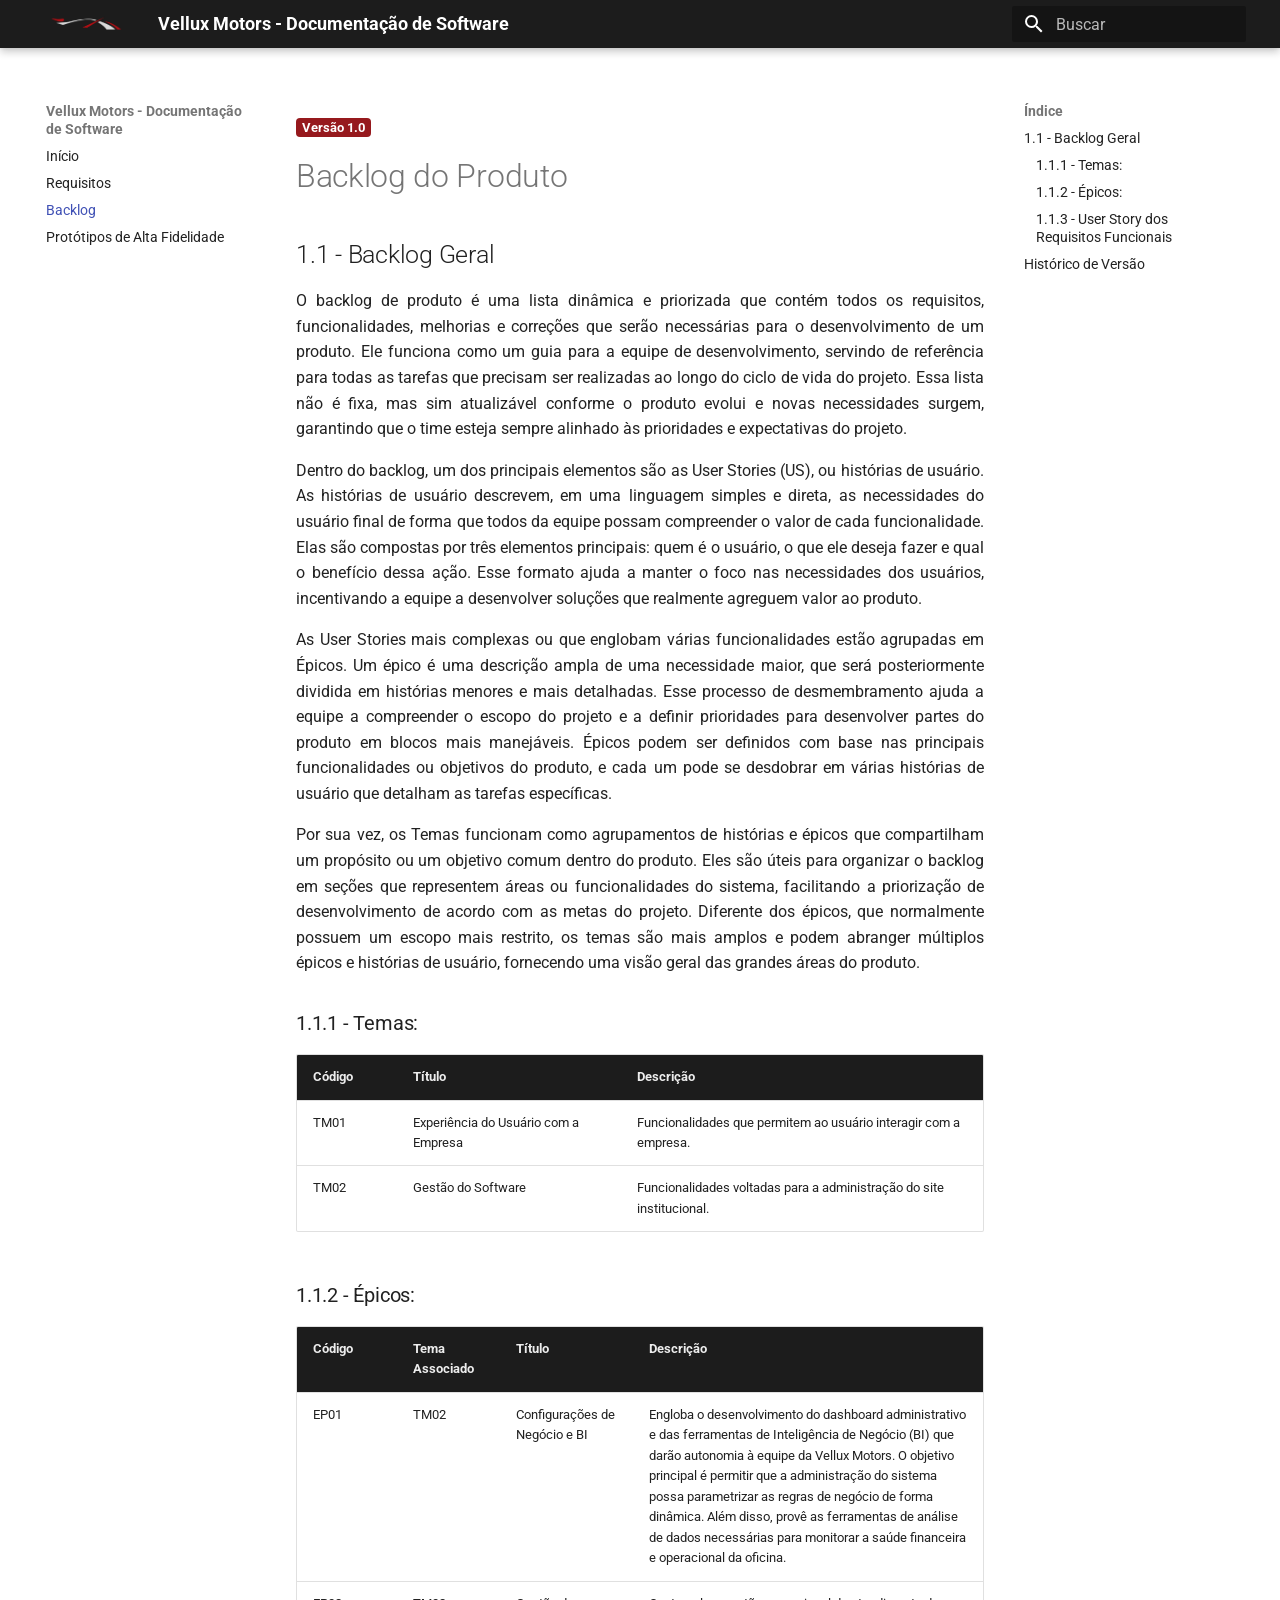
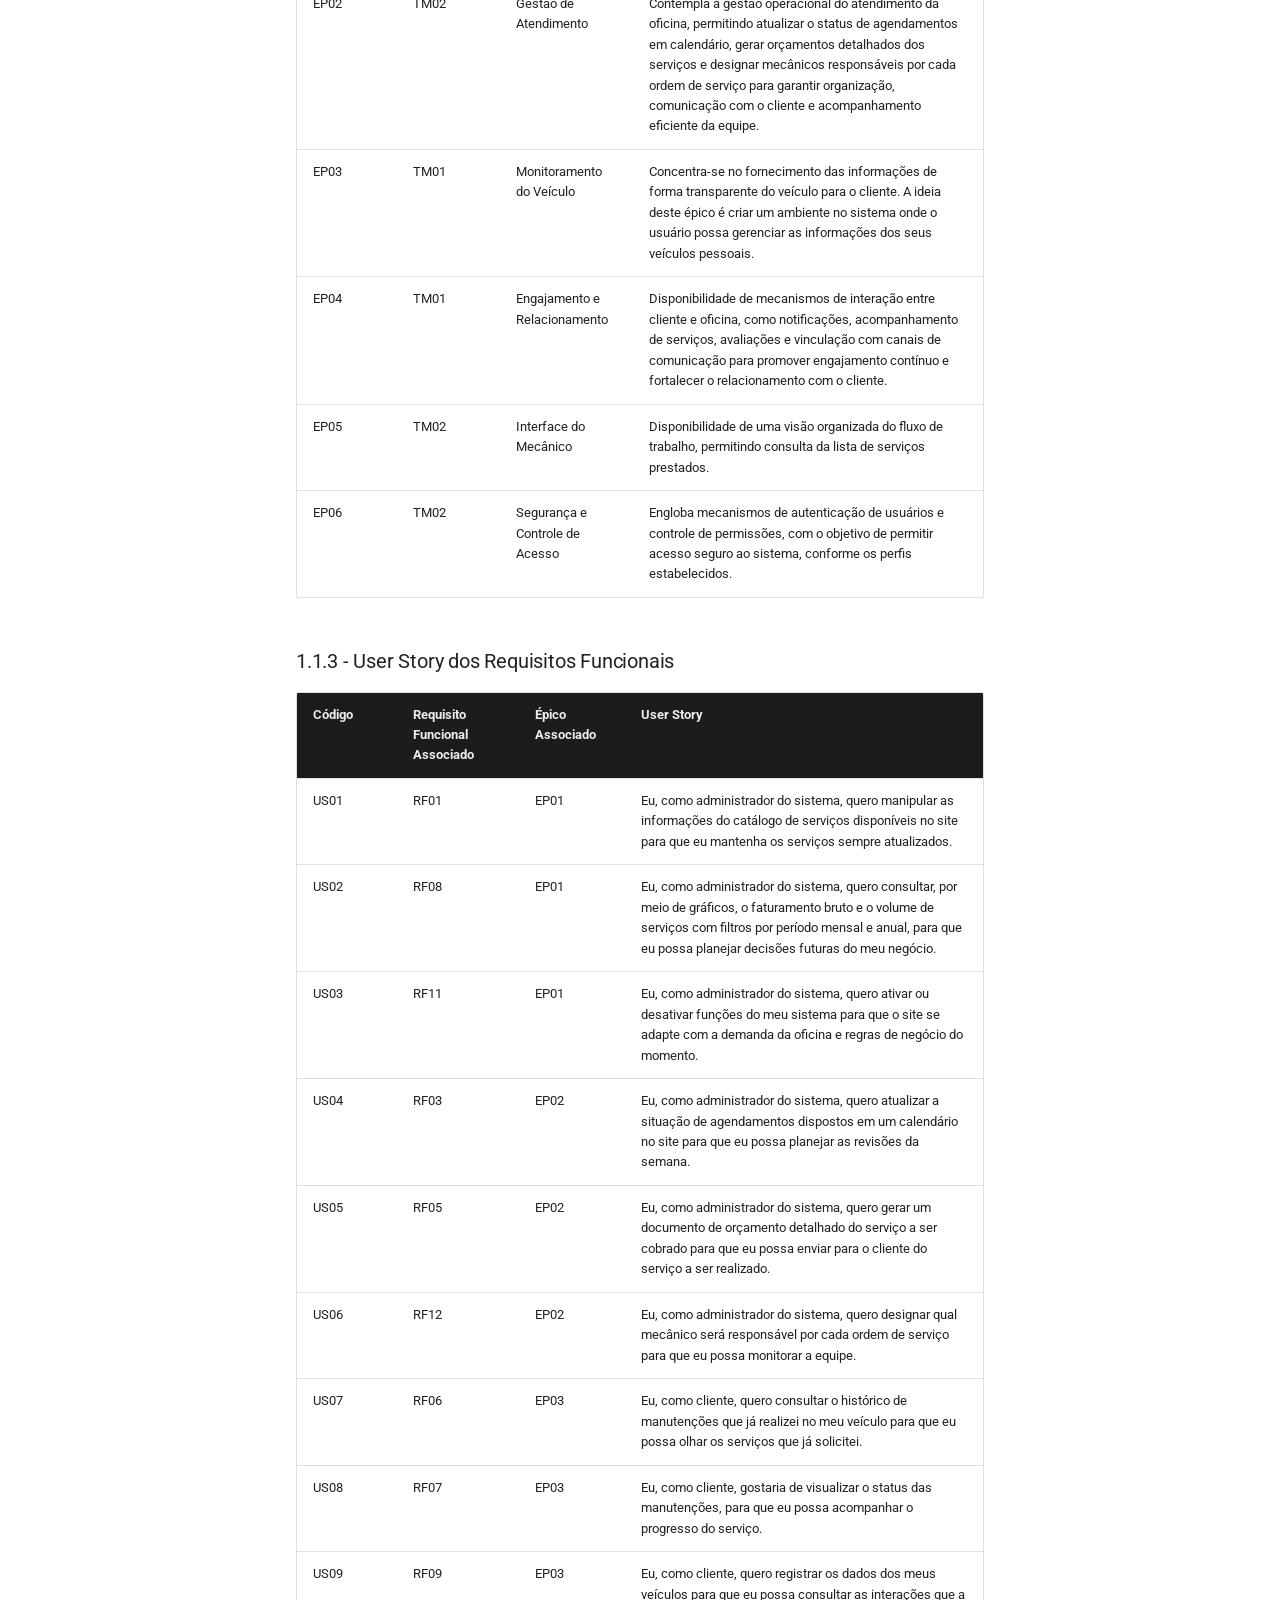
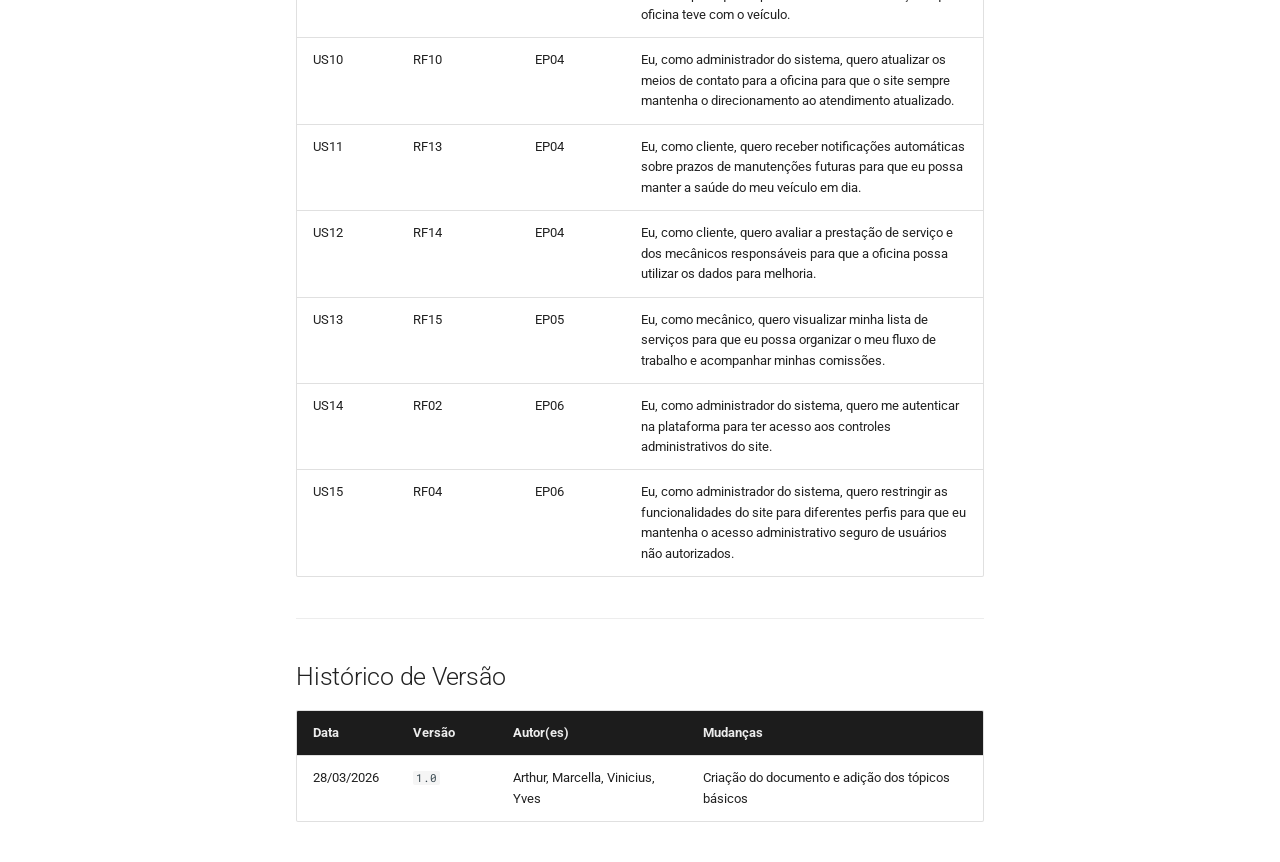
<file: pages/backlog/index.html>
<!doctype html>
<html lang="pt" class="no-js">
  <head>
    
      <meta charset="utf-8">
      <meta name="viewport" content="width=device-width,initial-scale=1">
      
      
      
      
        <link rel="prev" href="../requisitos/">
      
      
        <link rel="next" href="../prototipos/">
      
      
        
      
      
      <link rel="icon" href="../../assets/VelluxMotorsFavicon.png">
      <meta name="generator" content="mkdocs-1.6.1, mkdocs-material-9.7.0">
    
    
      
        <title>Backlog - Vellux Motors - Documentação de Software</title>
      
    
    
      <link rel="stylesheet" href="../../assets/stylesheets/main.618322db.min.css">
      
      


    
    
      
    
    
      
        
        
        <link rel="preconnect" href="https://fonts.gstatic.com" crossorigin>
        <link rel="stylesheet" href="https://fonts.googleapis.com/css?family=Roboto:300,300i,400,400i,700,700i%7CRoboto+Mono:400,400i,700,700i&display=fallback">
        <style>:root{--md-text-font:"Roboto";--md-code-font:"Roboto Mono"}</style>
      
    
    
      <link rel="stylesheet" href="../../stylesheets/styles.css">
    
    <script>__md_scope=new URL("../..",location),__md_hash=e=>[...e].reduce(((e,_)=>(e<<5)-e+_.charCodeAt(0)),0),__md_get=(e,_=localStorage,t=__md_scope)=>JSON.parse(_.getItem(t.pathname+"."+e)),__md_set=(e,_,t=localStorage,a=__md_scope)=>{try{t.setItem(a.pathname+"."+e,JSON.stringify(_))}catch(e){}}</script>
    
      

    
    
  </head>
  
  
    <body dir="ltr">
  
    
    <input class="md-toggle" data-md-toggle="drawer" type="checkbox" id="__drawer" autocomplete="off">
    <input class="md-toggle" data-md-toggle="search" type="checkbox" id="__search" autocomplete="off">
    <label class="md-overlay" for="__drawer"></label>
    <div data-md-component="skip">
      
        
        <a href="#backlog-do-produto" class="md-skip">
          Pular para conteúdo
        </a>
      
    </div>
    <div data-md-component="announce">
      
    </div>
    
    
      

  

<header class="md-header md-header--shadow" data-md-component="header">
  <nav class="md-header__inner md-grid" aria-label="Cabeçalho">
    <a href="../.." title="Vellux Motors - Documentação de Software" class="md-header__button md-logo" aria-label="Vellux Motors - Documentação de Software" data-md-component="logo">
      
  <img src="../../assets/VelluxMotorsLogo.png" alt="logo">

    </a>
    <label class="md-header__button md-icon" for="__drawer">
      
      <svg xmlns="http://www.w3.org/2000/svg" viewBox="0 0 24 24"><path d="M3 6h18v2H3zm0 5h18v2H3zm0 5h18v2H3z"/></svg>
    </label>
    <div class="md-header__title" data-md-component="header-title">
      <div class="md-header__ellipsis">
        <div class="md-header__topic">
          <span class="md-ellipsis">
            Vellux Motors - Documentação de Software
          </span>
        </div>
        <div class="md-header__topic" data-md-component="header-topic">
          <span class="md-ellipsis">
            
              Backlog
            
          </span>
        </div>
      </div>
    </div>
    
    
      <script>var palette=__md_get("__palette");if(palette&&palette.color){if("(prefers-color-scheme)"===palette.color.media){var media=matchMedia("(prefers-color-scheme: light)"),input=document.querySelector(media.matches?"[data-md-color-media='(prefers-color-scheme: light)']":"[data-md-color-media='(prefers-color-scheme: dark)']");palette.color.media=input.getAttribute("data-md-color-media"),palette.color.scheme=input.getAttribute("data-md-color-scheme"),palette.color.primary=input.getAttribute("data-md-color-primary"),palette.color.accent=input.getAttribute("data-md-color-accent")}for(var[key,value]of Object.entries(palette.color))document.body.setAttribute("data-md-color-"+key,value)}</script>
    
    
    
      
      
        <label class="md-header__button md-icon" for="__search">
          
          <svg xmlns="http://www.w3.org/2000/svg" viewBox="0 0 24 24"><path d="M9.5 3A6.5 6.5 0 0 1 16 9.5c0 1.61-.59 3.09-1.56 4.23l.27.27h.79l5 5-1.5 1.5-5-5v-.79l-.27-.27A6.52 6.52 0 0 1 9.5 16 6.5 6.5 0 0 1 3 9.5 6.5 6.5 0 0 1 9.5 3m0 2C7 5 5 7 5 9.5S7 14 9.5 14 14 12 14 9.5 12 5 9.5 5"/></svg>
        </label>
        <div class="md-search" data-md-component="search" role="dialog">
  <label class="md-search__overlay" for="__search"></label>
  <div class="md-search__inner" role="search">
    <form class="md-search__form" name="search">
      <input type="text" class="md-search__input" name="query" aria-label="Buscar" placeholder="Buscar" autocapitalize="off" autocorrect="off" autocomplete="off" spellcheck="false" data-md-component="search-query" required>
      <label class="md-search__icon md-icon" for="__search">
        
        <svg xmlns="http://www.w3.org/2000/svg" viewBox="0 0 24 24"><path d="M9.5 3A6.5 6.5 0 0 1 16 9.5c0 1.61-.59 3.09-1.56 4.23l.27.27h.79l5 5-1.5 1.5-5-5v-.79l-.27-.27A6.52 6.52 0 0 1 9.5 16 6.5 6.5 0 0 1 3 9.5 6.5 6.5 0 0 1 9.5 3m0 2C7 5 5 7 5 9.5S7 14 9.5 14 14 12 14 9.5 12 5 9.5 5"/></svg>
        
        <svg xmlns="http://www.w3.org/2000/svg" viewBox="0 0 24 24"><path d="M20 11v2H8l5.5 5.5-1.42 1.42L4.16 12l7.92-7.92L13.5 5.5 8 11z"/></svg>
      </label>
      <nav class="md-search__options" aria-label="Pesquisar">
        
        <button type="reset" class="md-search__icon md-icon" title="Limpar" aria-label="Limpar" tabindex="-1">
          
          <svg xmlns="http://www.w3.org/2000/svg" viewBox="0 0 24 24"><path d="M19 6.41 17.59 5 12 10.59 6.41 5 5 6.41 10.59 12 5 17.59 6.41 19 12 13.41 17.59 19 19 17.59 13.41 12z"/></svg>
        </button>
      </nav>
      
    </form>
    <div class="md-search__output">
      <div class="md-search__scrollwrap" tabindex="0" data-md-scrollfix>
        <div class="md-search-result" data-md-component="search-result">
          <div class="md-search-result__meta">
            Inicializando busca
          </div>
          <ol class="md-search-result__list" role="presentation"></ol>
        </div>
      </div>
    </div>
  </div>
</div>
      
    
    
  </nav>
  
</header>
    
    <div class="md-container" data-md-component="container">
      
      
        
          
        
      
      <main class="md-main" data-md-component="main">
        <div class="md-main__inner md-grid">
          
            
              
              <div class="md-sidebar md-sidebar--primary" data-md-component="sidebar" data-md-type="navigation" >
                <div class="md-sidebar__scrollwrap">
                  <div class="md-sidebar__inner">
                    



<nav class="md-nav md-nav--primary" aria-label="Navegação" data-md-level="0">
  <label class="md-nav__title" for="__drawer">
    <a href="../.." title="Vellux Motors - Documentação de Software" class="md-nav__button md-logo" aria-label="Vellux Motors - Documentação de Software" data-md-component="logo">
      
  <img src="../../assets/VelluxMotorsLogo.png" alt="logo">

    </a>
    Vellux Motors - Documentação de Software
  </label>
  
  <ul class="md-nav__list" data-md-scrollfix>
    
      
      
  
  
  
  
    <li class="md-nav__item">
      <a href="../.." class="md-nav__link">
        
  
  
  <span class="md-ellipsis">
    
  
    Início
  

    
  </span>
  
  

      </a>
    </li>
  

    
      
      
  
  
  
  
    <li class="md-nav__item">
      <a href="../requisitos/" class="md-nav__link">
        
  
  
  <span class="md-ellipsis">
    
  
    Requisitos
  

    
  </span>
  
  

      </a>
    </li>
  

    
      
      
  
  
    
  
  
  
    <li class="md-nav__item md-nav__item--active">
      
      <input class="md-nav__toggle md-toggle" type="checkbox" id="__toc">
      
      
        
      
      
        <label class="md-nav__link md-nav__link--active" for="__toc">
          
  
  
  <span class="md-ellipsis">
    
  
    Backlog
  

    
  </span>
  
  

          <span class="md-nav__icon md-icon"></span>
        </label>
      
      <a href="./" class="md-nav__link md-nav__link--active">
        
  
  
  <span class="md-ellipsis">
    
  
    Backlog
  

    
  </span>
  
  

      </a>
      
        

<nav class="md-nav md-nav--secondary" aria-label="Índice">
  
  
  
    
  
  
    <label class="md-nav__title" for="__toc">
      <span class="md-nav__icon md-icon"></span>
      Índice
    </label>
    <ul class="md-nav__list" data-md-component="toc" data-md-scrollfix>
      
        <li class="md-nav__item">
  <a href="#11-backlog-geral" class="md-nav__link">
    <span class="md-ellipsis">
      
        1.1 - Backlog Geral
      
    </span>
  </a>
  
    <nav class="md-nav" aria-label="1.1 - Backlog Geral">
      <ul class="md-nav__list">
        
          <li class="md-nav__item">
  <a href="#111-temas" class="md-nav__link">
    <span class="md-ellipsis">
      
        1.1.1 - Temas:
      
    </span>
  </a>
  
</li>
        
          <li class="md-nav__item">
  <a href="#112-epicos" class="md-nav__link">
    <span class="md-ellipsis">
      
        1.1.2 - Épicos:
      
    </span>
  </a>
  
</li>
        
          <li class="md-nav__item">
  <a href="#113-user-story-dos-requisitos-funcionais" class="md-nav__link">
    <span class="md-ellipsis">
      
        1.1.3 - User Story dos Requisitos Funcionais
      
    </span>
  </a>
  
</li>
        
      </ul>
    </nav>
  
</li>
      
        <li class="md-nav__item">
  <a href="#historico-de-versao" class="md-nav__link">
    <span class="md-ellipsis">
      
        Histórico de Versão
      
    </span>
  </a>
  
</li>
      
    </ul>
  
</nav>
      
    </li>
  

    
      
      
  
  
  
  
    <li class="md-nav__item">
      <a href="../prototipos/" class="md-nav__link">
        
  
  
  <span class="md-ellipsis">
    
  
    Protótipos de Alta Fidelidade
  

    
  </span>
  
  

      </a>
    </li>
  

    
  </ul>
</nav>
                  </div>
                </div>
              </div>
            
            
              
              <div class="md-sidebar md-sidebar--secondary" data-md-component="sidebar" data-md-type="toc" >
                <div class="md-sidebar__scrollwrap">
                  <div class="md-sidebar__inner">
                    

<nav class="md-nav md-nav--secondary" aria-label="Índice">
  
  
  
    
  
  
    <label class="md-nav__title" for="__toc">
      <span class="md-nav__icon md-icon"></span>
      Índice
    </label>
    <ul class="md-nav__list" data-md-component="toc" data-md-scrollfix>
      
        <li class="md-nav__item">
  <a href="#11-backlog-geral" class="md-nav__link">
    <span class="md-ellipsis">
      
        1.1 - Backlog Geral
      
    </span>
  </a>
  
    <nav class="md-nav" aria-label="1.1 - Backlog Geral">
      <ul class="md-nav__list">
        
          <li class="md-nav__item">
  <a href="#111-temas" class="md-nav__link">
    <span class="md-ellipsis">
      
        1.1.1 - Temas:
      
    </span>
  </a>
  
</li>
        
          <li class="md-nav__item">
  <a href="#112-epicos" class="md-nav__link">
    <span class="md-ellipsis">
      
        1.1.2 - Épicos:
      
    </span>
  </a>
  
</li>
        
          <li class="md-nav__item">
  <a href="#113-user-story-dos-requisitos-funcionais" class="md-nav__link">
    <span class="md-ellipsis">
      
        1.1.3 - User Story dos Requisitos Funcionais
      
    </span>
  </a>
  
</li>
        
      </ul>
    </nav>
  
</li>
      
        <li class="md-nav__item">
  <a href="#historico-de-versao" class="md-nav__link">
    <span class="md-ellipsis">
      
        Histórico de Versão
      
    </span>
  </a>
  
</li>
      
    </ul>
  
</nav>
                  </div>
                </div>
              </div>
            
          
          
            <div class="md-content" data-md-component="content">
              
              <article class="md-content__inner md-typeset">
                
                  



<p><span style="background-color:#96191d; color:white; font-size:0.8em; font-weight: bold; padding:2px 6px; border-radius:4px;">Versão 1.0</span></p>
<h1 id="backlog-do-produto">Backlog do Produto</h1>
<h2 id="11-backlog-geral">1.1 - Backlog Geral</h2>
<p>O backlog de produto é uma lista dinâmica e priorizada que contém todos os requisitos, funcionalidades, melhorias e correções que serão necessárias para o desenvolvimento de um produto. Ele funciona como um guia para a equipe de desenvolvimento, servindo de referência para todas as tarefas que precisam ser realizadas ao longo do ciclo de vida do projeto. Essa lista não é fixa, mas sim atualizável conforme o produto evolui e novas necessidades surgem, garantindo que o time esteja sempre alinhado às prioridades e expectativas do projeto.</p>
<p>Dentro do backlog, um dos principais elementos são as User Stories (US), ou histórias de usuário. As histórias de usuário descrevem, em uma linguagem simples e direta, as necessidades do usuário final de forma que todos da equipe possam compreender o valor de cada funcionalidade. Elas são compostas por três elementos principais: quem é o usuário, o que ele deseja fazer e qual o benefício dessa ação. Esse formato ajuda a manter o foco nas necessidades dos usuários, incentivando a equipe a desenvolver soluções que realmente agreguem valor ao produto.</p>
<p>As User Stories mais complexas ou que englobam várias funcionalidades estão agrupadas em Épicos. Um épico é uma descrição ampla de uma necessidade maior, que será posteriormente dividida em histórias menores e mais detalhadas. Esse processo de desmembramento ajuda a equipe a compreender o escopo do projeto e a definir prioridades para desenvolver partes do produto em blocos mais manejáveis. Épicos podem ser definidos com base nas principais funcionalidades ou objetivos do produto, e cada um pode se desdobrar em várias histórias de usuário que detalham as tarefas específicas.</p>
<p>Por sua vez, os Temas funcionam como agrupamentos de histórias e épicos que compartilham um propósito ou um objetivo comum dentro do produto. Eles são úteis para organizar o backlog em seções que representem áreas ou funcionalidades do sistema, facilitando a priorização de desenvolvimento de acordo com as metas do projeto. Diferente dos épicos, que normalmente possuem um escopo mais restrito, os temas são mais amplos e podem abranger múltiplos épicos e histórias de usuário, fornecendo uma visão geral das grandes áreas do produto.</p>
<h3 id="111-temas">1.1.1 - Temas:</h3>
<table>
<thead>
<tr>
<th>Código</th>
<th>Título</th>
<th>Descrição</th>
</tr>
</thead>
<tbody>
<tr>
<td>TM01</td>
<td>Experiência do Usuário com a Empresa</td>
<td>Funcionalidades que permitem ao usuário interagir com a empresa.</td>
</tr>
<tr>
<td>TM02</td>
<td>Gestão do Software</td>
<td>Funcionalidades voltadas para a administração do site institucional.</td>
</tr>
</tbody>
</table>
<h3 id="112-epicos">1.1.2 - Épicos:</h3>
<table>
<thead>
<tr>
<th>Código</th>
<th>Tema Associado</th>
<th>Título</th>
<th>Descrição</th>
</tr>
</thead>
<tbody>
<tr>
<td>EP01</td>
<td>TM02</td>
<td>Configurações de Negócio e BI</td>
<td>Engloba o desenvolvimento do dashboard administrativo e das ferramentas de Inteligência de Negócio (BI) que darão autonomia à equipe da Vellux Motors. O objetivo principal é permitir que a administração do sistema possa parametrizar as regras de negócio de forma dinâmica. Além disso, provê as ferramentas de análise de dados necessárias para monitorar a saúde financeira e operacional da oficina.</td>
</tr>
<tr>
<td>EP02</td>
<td>TM02</td>
<td>Gestão de Atendimento</td>
<td>Contempla a gestão operacional do atendimento da oficina, permitindo atualizar o status de agendamentos em calendário, gerar orçamentos detalhados dos serviços e designar mecânicos responsáveis por cada ordem de serviço para garantir organização, comunicação com o cliente e acompanhamento eficiente da equipe.</td>
</tr>
<tr>
<td>EP03</td>
<td>TM01</td>
<td>Monitoramento do Veículo</td>
<td>Concentra-se no fornecimento das informações de forma transparente do veículo para o cliente. A ideia deste épico é criar um ambiente no sistema onde o usuário possa gerenciar as informações dos seus veículos pessoais.</td>
</tr>
<tr>
<td>EP04</td>
<td>TM01</td>
<td>Engajamento e Relacionamento</td>
<td>Disponibilidade de mecanismos de interação entre cliente e oficina, como notificações, acompanhamento de serviços, avaliações e vinculação com canais de comunicação para promover engajamento contínuo e fortalecer o relacionamento com o cliente.</td>
</tr>
<tr>
<td>EP05</td>
<td>TM02</td>
<td>Interface do Mecânico</td>
<td>Disponibilidade de uma visão organizada do fluxo de trabalho, permitindo consulta da lista de serviços prestados.</td>
</tr>
<tr>
<td>EP06</td>
<td>TM02</td>
<td>Segurança e Controle de Acesso</td>
<td>Engloba mecanismos de autenticação de usuários e controle de permissões, com o objetivo de permitir acesso seguro ao sistema, conforme os perfis estabelecidos.</td>
</tr>
</tbody>
</table>
<h3 id="113-user-story-dos-requisitos-funcionais">1.1.3 - User Story dos Requisitos Funcionais</h3>
<table>
<thead>
<tr>
<th>Código</th>
<th>Requisito Funcional Associado</th>
<th>Épico Associado</th>
<th>User Story</th>
</tr>
</thead>
<tbody>
<tr>
<td>US01</td>
<td>RF01</td>
<td>EP01</td>
<td>Eu, como administrador do sistema, quero manipular as informações do catálogo de serviços disponíveis no site para que eu mantenha os serviços sempre atualizados.</td>
</tr>
<tr>
<td>US02</td>
<td>RF08</td>
<td>EP01</td>
<td>Eu, como administrador do sistema, quero consultar, por meio de gráficos, o faturamento bruto e o volume de serviços com filtros por período mensal e anual, para que eu possa planejar decisões futuras do meu negócio.</td>
</tr>
<tr>
<td>US03</td>
<td>RF11</td>
<td>EP01</td>
<td>Eu, como administrador do sistema, quero ativar ou desativar funções do meu sistema para que o site se adapte com a demanda da oficina e regras de negócio do momento.</td>
</tr>
<tr>
<td>US04</td>
<td>RF03</td>
<td>EP02</td>
<td>Eu, como administrador do sistema, quero atualizar a situação de agendamentos dispostos em um calendário no site para que eu possa planejar as revisões da semana.</td>
</tr>
<tr>
<td>US05</td>
<td>RF05</td>
<td>EP02</td>
<td>Eu, como administrador do sistema, quero gerar um documento de orçamento detalhado do serviço a ser cobrado para que eu possa enviar para o cliente do serviço a ser realizado.</td>
</tr>
<tr>
<td>US06</td>
<td>RF12</td>
<td>EP02</td>
<td>Eu, como administrador do sistema, quero designar qual mecânico será responsável por cada ordem de serviço para que eu possa monitorar a equipe.</td>
</tr>
<tr>
<td>US07</td>
<td>RF06</td>
<td>EP03</td>
<td>Eu, como cliente, quero consultar o histórico de manutenções que já realizei no meu veículo para que eu possa olhar os serviços que já solicitei.</td>
</tr>
<tr>
<td>US08</td>
<td>RF07</td>
<td>EP03</td>
<td>Eu, como cliente, gostaria de visualizar o status das manutenções, para que eu possa acompanhar o progresso do serviço.</td>
</tr>
<tr>
<td>US09</td>
<td>RF09</td>
<td>EP03</td>
<td>Eu, como cliente, quero registrar os dados dos meus veículos para que eu possa consultar as interações que a oficina teve com o veículo.</td>
</tr>
<tr>
<td>US10</td>
<td>RF10</td>
<td>EP04</td>
<td>Eu, como administrador do sistema, quero atualizar os meios de contato para a oficina para que o site sempre mantenha o direcionamento ao atendimento atualizado.</td>
</tr>
<tr>
<td>US11</td>
<td>RF13</td>
<td>EP04</td>
<td>Eu, como cliente, quero receber notificações automáticas sobre prazos de manutenções futuras para que eu possa manter a saúde do meu veículo em dia.</td>
</tr>
<tr>
<td>US12</td>
<td>RF14</td>
<td>EP04</td>
<td>Eu, como cliente, quero avaliar a prestação de serviço e dos mecânicos responsáveis para que a oficina possa utilizar os dados para melhoria.</td>
</tr>
<tr>
<td>US13</td>
<td>RF15</td>
<td>EP05</td>
<td>Eu, como mecânico, quero visualizar minha lista de serviços para que eu possa organizar o meu fluxo de trabalho e acompanhar minhas comissões.</td>
</tr>
<tr>
<td>US14</td>
<td>RF02</td>
<td>EP06</td>
<td>Eu, como administrador do sistema, quero me autenticar na plataforma para ter acesso aos controles administrativos do site.</td>
</tr>
<tr>
<td>US15</td>
<td>RF04</td>
<td>EP06</td>
<td>Eu, como administrador do sistema, quero restringir as funcionalidades do site para diferentes perfis para que eu mantenha o acesso administrativo seguro de usuários não autorizados.</td>
</tr>
</tbody>
</table>
<hr />
<h2 id="historico-de-versao">Histórico de Versão</h2>
<table>
<thead>
<tr>
<th>Data</th>
<th>Versão</th>
<th>Autor(es)</th>
<th>Mudanças</th>
</tr>
</thead>
<tbody>
<tr>
<td>28/03/2026</td>
<td><code>1.0</code></td>
<td>Arthur, Marcella, Vinicius, Yves</td>
<td>Criação do documento e adição dos tópicos básicos</td>
</tr>
</tbody>
</table>












                
              </article>
            </div>
          
          
  <script>var tabs=__md_get("__tabs");if(Array.isArray(tabs))e:for(var set of document.querySelectorAll(".tabbed-set")){var labels=set.querySelector(".tabbed-labels");for(var tab of tabs)for(var label of labels.getElementsByTagName("label"))if(label.innerText.trim()===tab){var input=document.getElementById(label.htmlFor);input.checked=!0;continue e}}</script>

<script>var target=document.getElementById(location.hash.slice(1));target&&target.name&&(target.checked=target.name.startsWith("__tabbed_"))</script>
        </div>
        
          <button type="button" class="md-top md-icon" data-md-component="top" hidden>
  
  <svg xmlns="http://www.w3.org/2000/svg" viewBox="0 0 24 24"><path d="M13 20h-2V8l-5.5 5.5-1.42-1.42L12 4.16l7.92 7.92-1.42 1.42L13 8z"/></svg>
  Voltar para o topo
</button>
        
      </main>
      
        <footer class="md-footer">
  
  <div class="md-footer-meta md-typeset">
    <div class="md-footer-meta__inner md-grid">
      <div class="md-copyright">
  
  
    Made with
    <a href="https://squidfunk.github.io/mkdocs-material/" target="_blank" rel="noopener">
      Material for MkDocs
    </a>
  
</div>
      
    </div>
  </div>
</footer>
      
    </div>
    <div class="md-dialog" data-md-component="dialog">
      <div class="md-dialog__inner md-typeset"></div>
    </div>
    
    
    
      
      
      <script id="__config" type="application/json">{"annotate": null, "base": "../..", "features": ["content.code.annotate", "content.tabs.link", "header.autohide", "navigation.instant", "navigation.top", "navigation.tracking"], "search": "../../assets/javascripts/workers/search.7a47a382.min.js", "tags": null, "translations": {"clipboard.copied": "Copiado para \u00e1rea de transfer\u00eancia", "clipboard.copy": "Copiar para \u00e1rea de transfer\u00eancia", "search.result.more.one": "mais 1 nesta p\u00e1gina", "search.result.more.other": "# mais nesta p\u00e1gina", "search.result.none": "Nenhum documento encontrado", "search.result.one": "1 documento encontrado", "search.result.other": "# documentos encontrados", "search.result.placeholder": "Digite para iniciar a busca", "search.result.term.missing": "Ausente", "select.version": "Selecione a vers\u00e3o"}, "version": null}</script>
    
    
      <script src="../../assets/javascripts/bundle.e71a0d61.min.js"></script>
      
    
  </body>
</html>
</file>
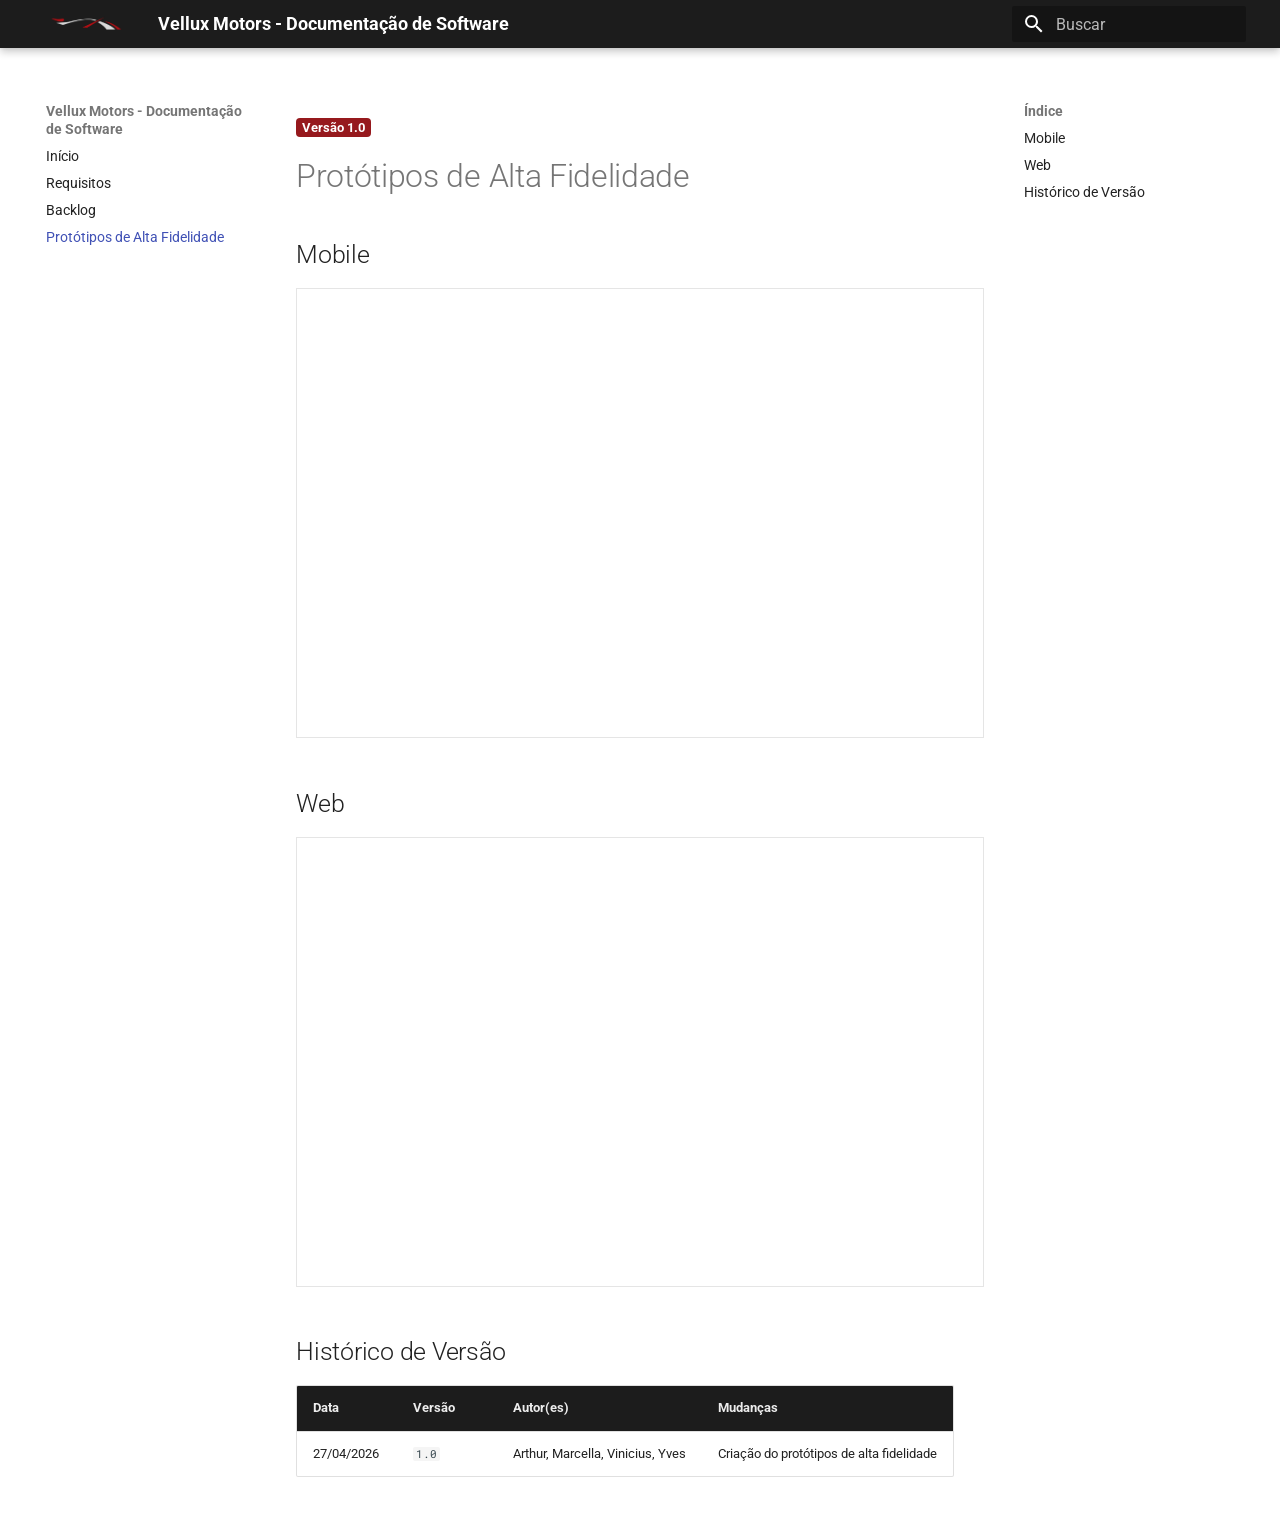
<file: pages/prototipos/index.html>
<!doctype html>
<html lang="pt" class="no-js">
  <head>
    
      <meta charset="utf-8">
      <meta name="viewport" content="width=device-width,initial-scale=1">
      
      
      
      
        <link rel="prev" href="../backlog/">
      
      
      
        
      
      
      <link rel="icon" href="../../assets/VelluxMotorsFavicon.png">
      <meta name="generator" content="mkdocs-1.6.1, mkdocs-material-9.7.0">
    
    
      
        <title>Protótipos de Alta Fidelidade - Vellux Motors - Documentação de Software</title>
      
    
    
      <link rel="stylesheet" href="../../assets/stylesheets/main.618322db.min.css">
      
      


    
    
      
    
    
      
        
        
        <link rel="preconnect" href="https://fonts.gstatic.com" crossorigin>
        <link rel="stylesheet" href="https://fonts.googleapis.com/css?family=Roboto:300,300i,400,400i,700,700i%7CRoboto+Mono:400,400i,700,700i&display=fallback">
        <style>:root{--md-text-font:"Roboto";--md-code-font:"Roboto Mono"}</style>
      
    
    
      <link rel="stylesheet" href="../../stylesheets/styles.css">
    
    <script>__md_scope=new URL("../..",location),__md_hash=e=>[...e].reduce(((e,_)=>(e<<5)-e+_.charCodeAt(0)),0),__md_get=(e,_=localStorage,t=__md_scope)=>JSON.parse(_.getItem(t.pathname+"."+e)),__md_set=(e,_,t=localStorage,a=__md_scope)=>{try{t.setItem(a.pathname+"."+e,JSON.stringify(_))}catch(e){}}</script>
    
      

    
    
  </head>
  
  
    <body dir="ltr">
  
    
    <input class="md-toggle" data-md-toggle="drawer" type="checkbox" id="__drawer" autocomplete="off">
    <input class="md-toggle" data-md-toggle="search" type="checkbox" id="__search" autocomplete="off">
    <label class="md-overlay" for="__drawer"></label>
    <div data-md-component="skip">
      
        
        <a href="#prototipos-de-alta-fidelidade" class="md-skip">
          Pular para conteúdo
        </a>
      
    </div>
    <div data-md-component="announce">
      
    </div>
    
    
      

  

<header class="md-header md-header--shadow" data-md-component="header">
  <nav class="md-header__inner md-grid" aria-label="Cabeçalho">
    <a href="../.." title="Vellux Motors - Documentação de Software" class="md-header__button md-logo" aria-label="Vellux Motors - Documentação de Software" data-md-component="logo">
      
  <img src="../../assets/VelluxMotorsLogo.png" alt="logo">

    </a>
    <label class="md-header__button md-icon" for="__drawer">
      
      <svg xmlns="http://www.w3.org/2000/svg" viewBox="0 0 24 24"><path d="M3 6h18v2H3zm0 5h18v2H3zm0 5h18v2H3z"/></svg>
    </label>
    <div class="md-header__title" data-md-component="header-title">
      <div class="md-header__ellipsis">
        <div class="md-header__topic">
          <span class="md-ellipsis">
            Vellux Motors - Documentação de Software
          </span>
        </div>
        <div class="md-header__topic" data-md-component="header-topic">
          <span class="md-ellipsis">
            
              Protótipos de Alta Fidelidade
            
          </span>
        </div>
      </div>
    </div>
    
    
      <script>var palette=__md_get("__palette");if(palette&&palette.color){if("(prefers-color-scheme)"===palette.color.media){var media=matchMedia("(prefers-color-scheme: light)"),input=document.querySelector(media.matches?"[data-md-color-media='(prefers-color-scheme: light)']":"[data-md-color-media='(prefers-color-scheme: dark)']");palette.color.media=input.getAttribute("data-md-color-media"),palette.color.scheme=input.getAttribute("data-md-color-scheme"),palette.color.primary=input.getAttribute("data-md-color-primary"),palette.color.accent=input.getAttribute("data-md-color-accent")}for(var[key,value]of Object.entries(palette.color))document.body.setAttribute("data-md-color-"+key,value)}</script>
    
    
    
      
      
        <label class="md-header__button md-icon" for="__search">
          
          <svg xmlns="http://www.w3.org/2000/svg" viewBox="0 0 24 24"><path d="M9.5 3A6.5 6.5 0 0 1 16 9.5c0 1.61-.59 3.09-1.56 4.23l.27.27h.79l5 5-1.5 1.5-5-5v-.79l-.27-.27A6.52 6.52 0 0 1 9.5 16 6.5 6.5 0 0 1 3 9.5 6.5 6.5 0 0 1 9.5 3m0 2C7 5 5 7 5 9.5S7 14 9.5 14 14 12 14 9.5 12 5 9.5 5"/></svg>
        </label>
        <div class="md-search" data-md-component="search" role="dialog">
  <label class="md-search__overlay" for="__search"></label>
  <div class="md-search__inner" role="search">
    <form class="md-search__form" name="search">
      <input type="text" class="md-search__input" name="query" aria-label="Buscar" placeholder="Buscar" autocapitalize="off" autocorrect="off" autocomplete="off" spellcheck="false" data-md-component="search-query" required>
      <label class="md-search__icon md-icon" for="__search">
        
        <svg xmlns="http://www.w3.org/2000/svg" viewBox="0 0 24 24"><path d="M9.5 3A6.5 6.5 0 0 1 16 9.5c0 1.61-.59 3.09-1.56 4.23l.27.27h.79l5 5-1.5 1.5-5-5v-.79l-.27-.27A6.52 6.52 0 0 1 9.5 16 6.5 6.5 0 0 1 3 9.5 6.5 6.5 0 0 1 9.5 3m0 2C7 5 5 7 5 9.5S7 14 9.5 14 14 12 14 9.5 12 5 9.5 5"/></svg>
        
        <svg xmlns="http://www.w3.org/2000/svg" viewBox="0 0 24 24"><path d="M20 11v2H8l5.5 5.5-1.42 1.42L4.16 12l7.92-7.92L13.5 5.5 8 11z"/></svg>
      </label>
      <nav class="md-search__options" aria-label="Pesquisar">
        
        <button type="reset" class="md-search__icon md-icon" title="Limpar" aria-label="Limpar" tabindex="-1">
          
          <svg xmlns="http://www.w3.org/2000/svg" viewBox="0 0 24 24"><path d="M19 6.41 17.59 5 12 10.59 6.41 5 5 6.41 10.59 12 5 17.59 6.41 19 12 13.41 17.59 19 19 17.59 13.41 12z"/></svg>
        </button>
      </nav>
      
    </form>
    <div class="md-search__output">
      <div class="md-search__scrollwrap" tabindex="0" data-md-scrollfix>
        <div class="md-search-result" data-md-component="search-result">
          <div class="md-search-result__meta">
            Inicializando busca
          </div>
          <ol class="md-search-result__list" role="presentation"></ol>
        </div>
      </div>
    </div>
  </div>
</div>
      
    
    
  </nav>
  
</header>
    
    <div class="md-container" data-md-component="container">
      
      
        
          
        
      
      <main class="md-main" data-md-component="main">
        <div class="md-main__inner md-grid">
          
            
              
              <div class="md-sidebar md-sidebar--primary" data-md-component="sidebar" data-md-type="navigation" >
                <div class="md-sidebar__scrollwrap">
                  <div class="md-sidebar__inner">
                    



<nav class="md-nav md-nav--primary" aria-label="Navegação" data-md-level="0">
  <label class="md-nav__title" for="__drawer">
    <a href="../.." title="Vellux Motors - Documentação de Software" class="md-nav__button md-logo" aria-label="Vellux Motors - Documentação de Software" data-md-component="logo">
      
  <img src="../../assets/VelluxMotorsLogo.png" alt="logo">

    </a>
    Vellux Motors - Documentação de Software
  </label>
  
  <ul class="md-nav__list" data-md-scrollfix>
    
      
      
  
  
  
  
    <li class="md-nav__item">
      <a href="../.." class="md-nav__link">
        
  
  
  <span class="md-ellipsis">
    
  
    Início
  

    
  </span>
  
  

      </a>
    </li>
  

    
      
      
  
  
  
  
    <li class="md-nav__item">
      <a href="../requisitos/" class="md-nav__link">
        
  
  
  <span class="md-ellipsis">
    
  
    Requisitos
  

    
  </span>
  
  

      </a>
    </li>
  

    
      
      
  
  
  
  
    <li class="md-nav__item">
      <a href="../backlog/" class="md-nav__link">
        
  
  
  <span class="md-ellipsis">
    
  
    Backlog
  

    
  </span>
  
  

      </a>
    </li>
  

    
      
      
  
  
    
  
  
  
    <li class="md-nav__item md-nav__item--active">
      
      <input class="md-nav__toggle md-toggle" type="checkbox" id="__toc">
      
      
        
      
      
        <label class="md-nav__link md-nav__link--active" for="__toc">
          
  
  
  <span class="md-ellipsis">
    
  
    Protótipos de Alta Fidelidade
  

    
  </span>
  
  

          <span class="md-nav__icon md-icon"></span>
        </label>
      
      <a href="./" class="md-nav__link md-nav__link--active">
        
  
  
  <span class="md-ellipsis">
    
  
    Protótipos de Alta Fidelidade
  

    
  </span>
  
  

      </a>
      
        

<nav class="md-nav md-nav--secondary" aria-label="Índice">
  
  
  
    
  
  
    <label class="md-nav__title" for="__toc">
      <span class="md-nav__icon md-icon"></span>
      Índice
    </label>
    <ul class="md-nav__list" data-md-component="toc" data-md-scrollfix>
      
        <li class="md-nav__item">
  <a href="#mobile" class="md-nav__link">
    <span class="md-ellipsis">
      
        Mobile
      
    </span>
  </a>
  
</li>
      
        <li class="md-nav__item">
  <a href="#web" class="md-nav__link">
    <span class="md-ellipsis">
      
        Web
      
    </span>
  </a>
  
</li>
      
        <li class="md-nav__item">
  <a href="#historico-de-versao" class="md-nav__link">
    <span class="md-ellipsis">
      
        Histórico de Versão
      
    </span>
  </a>
  
</li>
      
    </ul>
  
</nav>
      
    </li>
  

    
  </ul>
</nav>
                  </div>
                </div>
              </div>
            
            
              
              <div class="md-sidebar md-sidebar--secondary" data-md-component="sidebar" data-md-type="toc" >
                <div class="md-sidebar__scrollwrap">
                  <div class="md-sidebar__inner">
                    

<nav class="md-nav md-nav--secondary" aria-label="Índice">
  
  
  
    
  
  
    <label class="md-nav__title" for="__toc">
      <span class="md-nav__icon md-icon"></span>
      Índice
    </label>
    <ul class="md-nav__list" data-md-component="toc" data-md-scrollfix>
      
        <li class="md-nav__item">
  <a href="#mobile" class="md-nav__link">
    <span class="md-ellipsis">
      
        Mobile
      
    </span>
  </a>
  
</li>
      
        <li class="md-nav__item">
  <a href="#web" class="md-nav__link">
    <span class="md-ellipsis">
      
        Web
      
    </span>
  </a>
  
</li>
      
        <li class="md-nav__item">
  <a href="#historico-de-versao" class="md-nav__link">
    <span class="md-ellipsis">
      
        Histórico de Versão
      
    </span>
  </a>
  
</li>
      
    </ul>
  
</nav>
                  </div>
                </div>
              </div>
            
          
          
            <div class="md-content" data-md-component="content">
              
              <article class="md-content__inner md-typeset">
                
                  



<p><span style="background-color:#96191d; color:white; font-size:0.8em; font-weight: bold; padding:2px 6px; border-radius:4px;">Versão 1.0</span></p>
<h1 id="prototipos-de-alta-fidelidade">Protótipos de Alta Fidelidade</h1>
<h2 id="mobile">Mobile</h2>
<center>
<iframe style="border: 1px solid rgba(0, 0, 0, 0.1);" width="800" height="450" src="https://embed.figma.com/proto/5ODJgpEQQ5coP2YB5hmoFe/VELLUX?node-id=1-2&p=f&scaling=scale-down&content-scaling=fixed&page-id=0%3A1&starting-point-node-id=1%3A2&show-proto-sidebar=1&embed-host=share" allowfullscreen></iframe>
</center>

<h2 id="web">Web</h2>
<center>
<iframe style="border: 1px solid rgba(0, 0, 0, 0.1);" width="800" height="450" src="https://embed.figma.com/proto/5ODJgpEQQ5coP2YB5hmoFe/VELLUX?node-id=111-570&p=f&m=dev&scaling=scale-down&content-scaling=fixed&page-id=55%3A180&starting-point-node-id=111%3A570&show-proto-sidebar=1&embed-host=share" allowfullscreen></iframe>
</center>

<h2 id="historico-de-versao">Histórico de Versão</h2>
<table>
<thead>
<tr>
<th>Data</th>
<th>Versão</th>
<th>Autor(es)</th>
<th>Mudanças</th>
</tr>
</thead>
<tbody>
<tr>
<td>27/04/2026</td>
<td><code>1.0</code></td>
<td>Arthur, Marcella, Vinicius, Yves</td>
<td>Criação do protótipos de alta fidelidade</td>
</tr>
</tbody>
</table>












                
              </article>
            </div>
          
          
  <script>var tabs=__md_get("__tabs");if(Array.isArray(tabs))e:for(var set of document.querySelectorAll(".tabbed-set")){var labels=set.querySelector(".tabbed-labels");for(var tab of tabs)for(var label of labels.getElementsByTagName("label"))if(label.innerText.trim()===tab){var input=document.getElementById(label.htmlFor);input.checked=!0;continue e}}</script>

<script>var target=document.getElementById(location.hash.slice(1));target&&target.name&&(target.checked=target.name.startsWith("__tabbed_"))</script>
        </div>
        
          <button type="button" class="md-top md-icon" data-md-component="top" hidden>
  
  <svg xmlns="http://www.w3.org/2000/svg" viewBox="0 0 24 24"><path d="M13 20h-2V8l-5.5 5.5-1.42-1.42L12 4.16l7.92 7.92-1.42 1.42L13 8z"/></svg>
  Voltar para o topo
</button>
        
      </main>
      
        <footer class="md-footer">
  
  <div class="md-footer-meta md-typeset">
    <div class="md-footer-meta__inner md-grid">
      <div class="md-copyright">
  
  
    Made with
    <a href="https://squidfunk.github.io/mkdocs-material/" target="_blank" rel="noopener">
      Material for MkDocs
    </a>
  
</div>
      
    </div>
  </div>
</footer>
      
    </div>
    <div class="md-dialog" data-md-component="dialog">
      <div class="md-dialog__inner md-typeset"></div>
    </div>
    
    
    
      
      
      <script id="__config" type="application/json">{"annotate": null, "base": "../..", "features": ["content.code.annotate", "content.tabs.link", "header.autohide", "navigation.instant", "navigation.top", "navigation.tracking"], "search": "../../assets/javascripts/workers/search.7a47a382.min.js", "tags": null, "translations": {"clipboard.copied": "Copiado para \u00e1rea de transfer\u00eancia", "clipboard.copy": "Copiar para \u00e1rea de transfer\u00eancia", "search.result.more.one": "mais 1 nesta p\u00e1gina", "search.result.more.other": "# mais nesta p\u00e1gina", "search.result.none": "Nenhum documento encontrado", "search.result.one": "1 documento encontrado", "search.result.other": "# documentos encontrados", "search.result.placeholder": "Digite para iniciar a busca", "search.result.term.missing": "Ausente", "select.version": "Selecione a vers\u00e3o"}, "version": null}</script>
    
    
      <script src="../../assets/javascripts/bundle.e71a0d61.min.js"></script>
      
    
  </body>
</html>
</file>
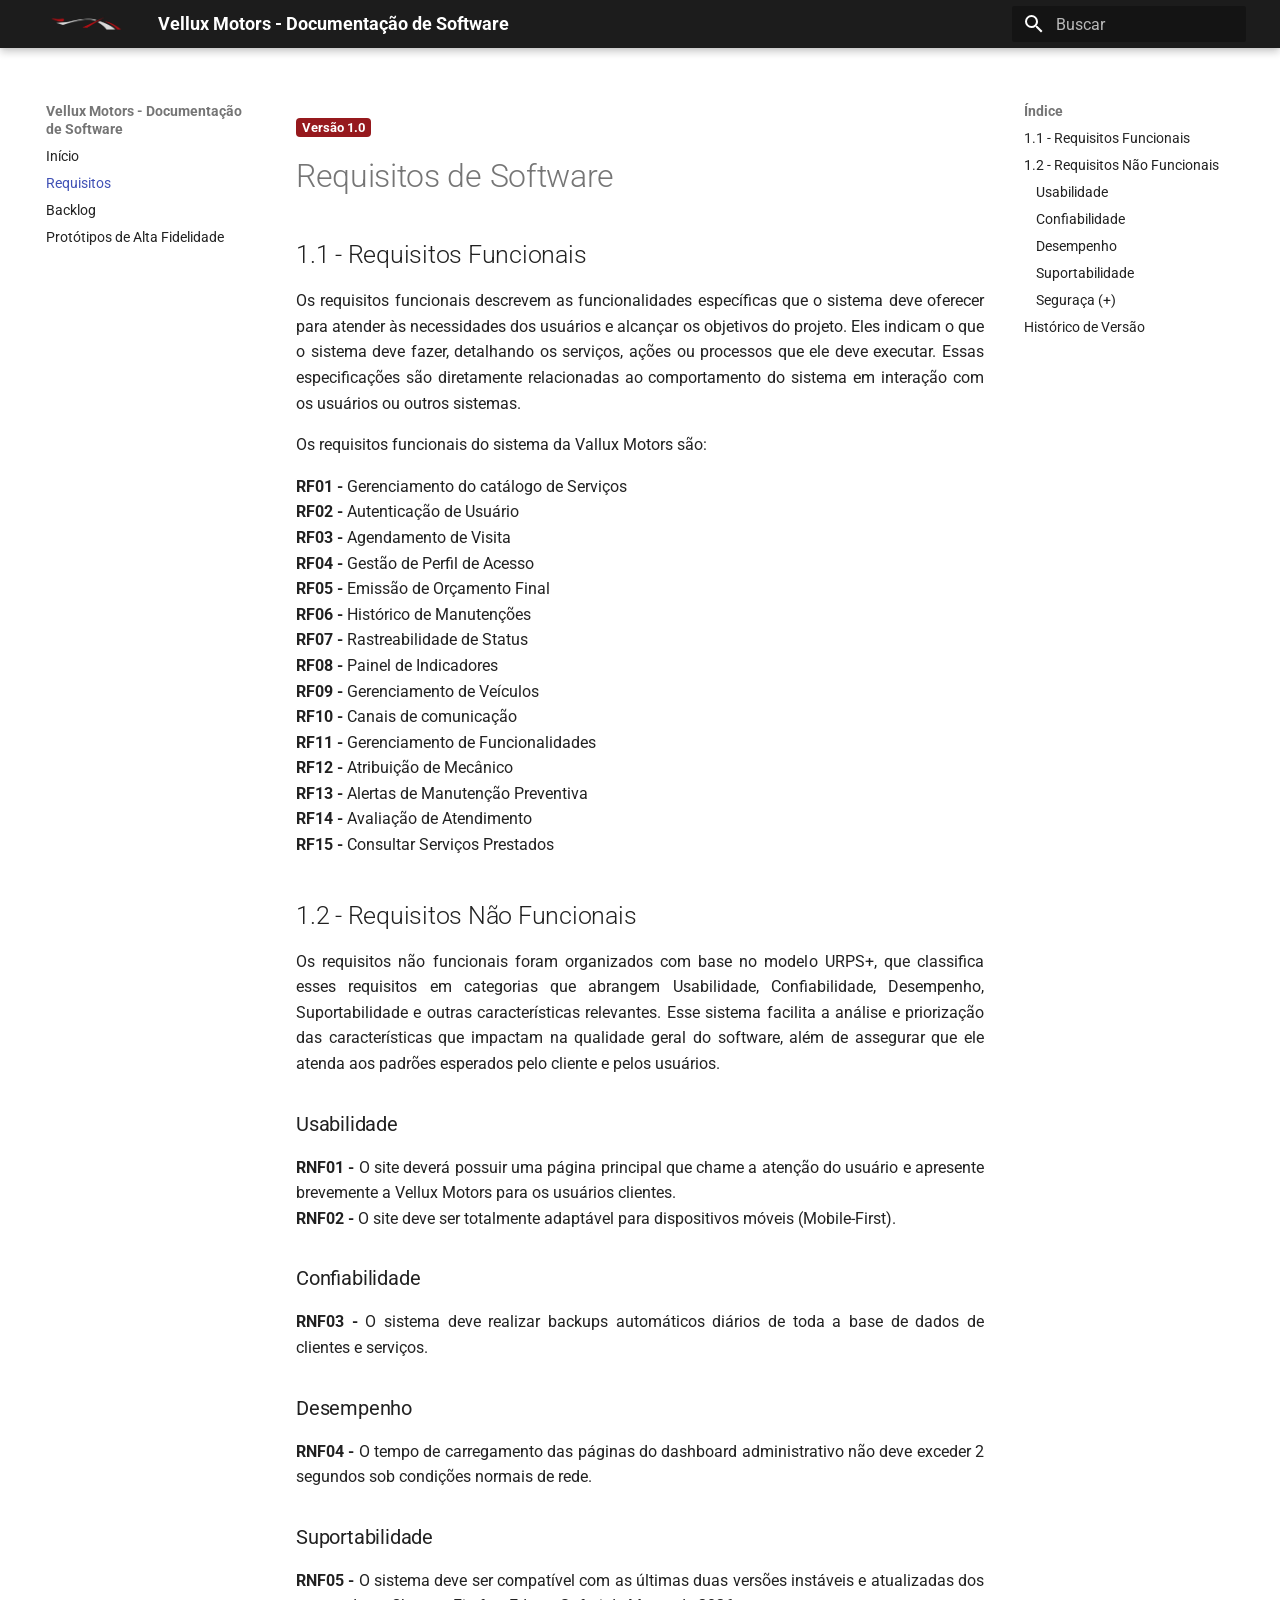
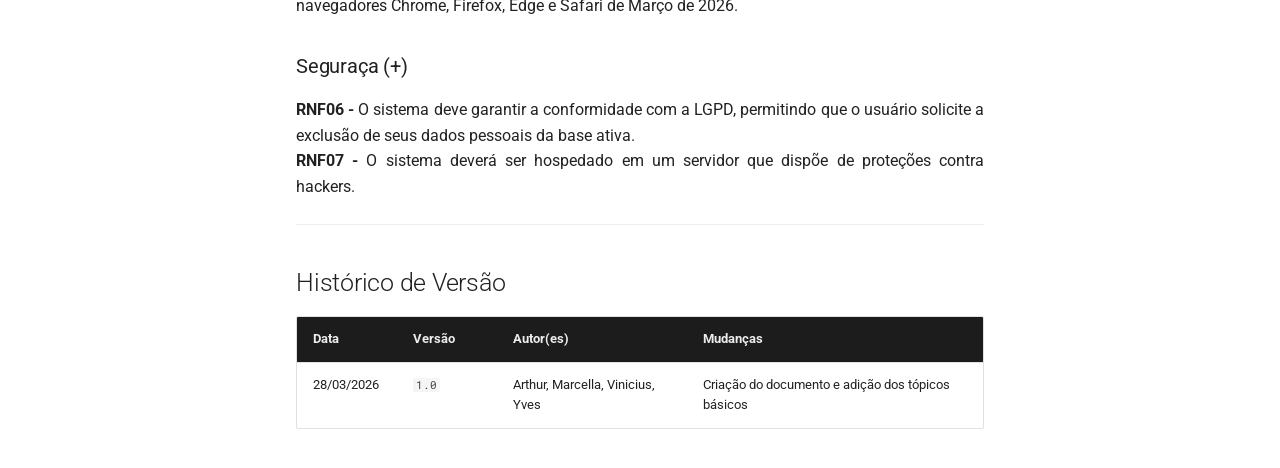
<file: pages/requisitos/index.html>
<!doctype html>
<html lang="pt" class="no-js">
  <head>
    
      <meta charset="utf-8">
      <meta name="viewport" content="width=device-width,initial-scale=1">
      
      
      
      
        <link rel="prev" href="../..">
      
      
        <link rel="next" href="../backlog/">
      
      
        
      
      
      <link rel="icon" href="../../assets/VelluxMotorsFavicon.png">
      <meta name="generator" content="mkdocs-1.6.1, mkdocs-material-9.7.0">
    
    
      
        <title>Requisitos - Vellux Motors - Documentação de Software</title>
      
    
    
      <link rel="stylesheet" href="../../assets/stylesheets/main.618322db.min.css">
      
      


    
    
      
    
    
      
        
        
        <link rel="preconnect" href="https://fonts.gstatic.com" crossorigin>
        <link rel="stylesheet" href="https://fonts.googleapis.com/css?family=Roboto:300,300i,400,400i,700,700i%7CRoboto+Mono:400,400i,700,700i&display=fallback">
        <style>:root{--md-text-font:"Roboto";--md-code-font:"Roboto Mono"}</style>
      
    
    
      <link rel="stylesheet" href="../../stylesheets/styles.css">
    
    <script>__md_scope=new URL("../..",location),__md_hash=e=>[...e].reduce(((e,_)=>(e<<5)-e+_.charCodeAt(0)),0),__md_get=(e,_=localStorage,t=__md_scope)=>JSON.parse(_.getItem(t.pathname+"."+e)),__md_set=(e,_,t=localStorage,a=__md_scope)=>{try{t.setItem(a.pathname+"."+e,JSON.stringify(_))}catch(e){}}</script>
    
      

    
    
  </head>
  
  
    <body dir="ltr">
  
    
    <input class="md-toggle" data-md-toggle="drawer" type="checkbox" id="__drawer" autocomplete="off">
    <input class="md-toggle" data-md-toggle="search" type="checkbox" id="__search" autocomplete="off">
    <label class="md-overlay" for="__drawer"></label>
    <div data-md-component="skip">
      
        
        <a href="#requisitos-de-software" class="md-skip">
          Pular para conteúdo
        </a>
      
    </div>
    <div data-md-component="announce">
      
    </div>
    
    
      

  

<header class="md-header md-header--shadow" data-md-component="header">
  <nav class="md-header__inner md-grid" aria-label="Cabeçalho">
    <a href="../.." title="Vellux Motors - Documentação de Software" class="md-header__button md-logo" aria-label="Vellux Motors - Documentação de Software" data-md-component="logo">
      
  <img src="../../assets/VelluxMotorsLogo.png" alt="logo">

    </a>
    <label class="md-header__button md-icon" for="__drawer">
      
      <svg xmlns="http://www.w3.org/2000/svg" viewBox="0 0 24 24"><path d="M3 6h18v2H3zm0 5h18v2H3zm0 5h18v2H3z"/></svg>
    </label>
    <div class="md-header__title" data-md-component="header-title">
      <div class="md-header__ellipsis">
        <div class="md-header__topic">
          <span class="md-ellipsis">
            Vellux Motors - Documentação de Software
          </span>
        </div>
        <div class="md-header__topic" data-md-component="header-topic">
          <span class="md-ellipsis">
            
              Requisitos
            
          </span>
        </div>
      </div>
    </div>
    
    
      <script>var palette=__md_get("__palette");if(palette&&palette.color){if("(prefers-color-scheme)"===palette.color.media){var media=matchMedia("(prefers-color-scheme: light)"),input=document.querySelector(media.matches?"[data-md-color-media='(prefers-color-scheme: light)']":"[data-md-color-media='(prefers-color-scheme: dark)']");palette.color.media=input.getAttribute("data-md-color-media"),palette.color.scheme=input.getAttribute("data-md-color-scheme"),palette.color.primary=input.getAttribute("data-md-color-primary"),palette.color.accent=input.getAttribute("data-md-color-accent")}for(var[key,value]of Object.entries(palette.color))document.body.setAttribute("data-md-color-"+key,value)}</script>
    
    
    
      
      
        <label class="md-header__button md-icon" for="__search">
          
          <svg xmlns="http://www.w3.org/2000/svg" viewBox="0 0 24 24"><path d="M9.5 3A6.5 6.5 0 0 1 16 9.5c0 1.61-.59 3.09-1.56 4.23l.27.27h.79l5 5-1.5 1.5-5-5v-.79l-.27-.27A6.52 6.52 0 0 1 9.5 16 6.5 6.5 0 0 1 3 9.5 6.5 6.5 0 0 1 9.5 3m0 2C7 5 5 7 5 9.5S7 14 9.5 14 14 12 14 9.5 12 5 9.5 5"/></svg>
        </label>
        <div class="md-search" data-md-component="search" role="dialog">
  <label class="md-search__overlay" for="__search"></label>
  <div class="md-search__inner" role="search">
    <form class="md-search__form" name="search">
      <input type="text" class="md-search__input" name="query" aria-label="Buscar" placeholder="Buscar" autocapitalize="off" autocorrect="off" autocomplete="off" spellcheck="false" data-md-component="search-query" required>
      <label class="md-search__icon md-icon" for="__search">
        
        <svg xmlns="http://www.w3.org/2000/svg" viewBox="0 0 24 24"><path d="M9.5 3A6.5 6.5 0 0 1 16 9.5c0 1.61-.59 3.09-1.56 4.23l.27.27h.79l5 5-1.5 1.5-5-5v-.79l-.27-.27A6.52 6.52 0 0 1 9.5 16 6.5 6.5 0 0 1 3 9.5 6.5 6.5 0 0 1 9.5 3m0 2C7 5 5 7 5 9.5S7 14 9.5 14 14 12 14 9.5 12 5 9.5 5"/></svg>
        
        <svg xmlns="http://www.w3.org/2000/svg" viewBox="0 0 24 24"><path d="M20 11v2H8l5.5 5.5-1.42 1.42L4.16 12l7.92-7.92L13.5 5.5 8 11z"/></svg>
      </label>
      <nav class="md-search__options" aria-label="Pesquisar">
        
        <button type="reset" class="md-search__icon md-icon" title="Limpar" aria-label="Limpar" tabindex="-1">
          
          <svg xmlns="http://www.w3.org/2000/svg" viewBox="0 0 24 24"><path d="M19 6.41 17.59 5 12 10.59 6.41 5 5 6.41 10.59 12 5 17.59 6.41 19 12 13.41 17.59 19 19 17.59 13.41 12z"/></svg>
        </button>
      </nav>
      
    </form>
    <div class="md-search__output">
      <div class="md-search__scrollwrap" tabindex="0" data-md-scrollfix>
        <div class="md-search-result" data-md-component="search-result">
          <div class="md-search-result__meta">
            Inicializando busca
          </div>
          <ol class="md-search-result__list" role="presentation"></ol>
        </div>
      </div>
    </div>
  </div>
</div>
      
    
    
  </nav>
  
</header>
    
    <div class="md-container" data-md-component="container">
      
      
        
          
        
      
      <main class="md-main" data-md-component="main">
        <div class="md-main__inner md-grid">
          
            
              
              <div class="md-sidebar md-sidebar--primary" data-md-component="sidebar" data-md-type="navigation" >
                <div class="md-sidebar__scrollwrap">
                  <div class="md-sidebar__inner">
                    



<nav class="md-nav md-nav--primary" aria-label="Navegação" data-md-level="0">
  <label class="md-nav__title" for="__drawer">
    <a href="../.." title="Vellux Motors - Documentação de Software" class="md-nav__button md-logo" aria-label="Vellux Motors - Documentação de Software" data-md-component="logo">
      
  <img src="../../assets/VelluxMotorsLogo.png" alt="logo">

    </a>
    Vellux Motors - Documentação de Software
  </label>
  
  <ul class="md-nav__list" data-md-scrollfix>
    
      
      
  
  
  
  
    <li class="md-nav__item">
      <a href="../.." class="md-nav__link">
        
  
  
  <span class="md-ellipsis">
    
  
    Início
  

    
  </span>
  
  

      </a>
    </li>
  

    
      
      
  
  
    
  
  
  
    <li class="md-nav__item md-nav__item--active">
      
      <input class="md-nav__toggle md-toggle" type="checkbox" id="__toc">
      
      
        
      
      
        <label class="md-nav__link md-nav__link--active" for="__toc">
          
  
  
  <span class="md-ellipsis">
    
  
    Requisitos
  

    
  </span>
  
  

          <span class="md-nav__icon md-icon"></span>
        </label>
      
      <a href="./" class="md-nav__link md-nav__link--active">
        
  
  
  <span class="md-ellipsis">
    
  
    Requisitos
  

    
  </span>
  
  

      </a>
      
        

<nav class="md-nav md-nav--secondary" aria-label="Índice">
  
  
  
    
  
  
    <label class="md-nav__title" for="__toc">
      <span class="md-nav__icon md-icon"></span>
      Índice
    </label>
    <ul class="md-nav__list" data-md-component="toc" data-md-scrollfix>
      
        <li class="md-nav__item">
  <a href="#11-requisitos-funcionais" class="md-nav__link">
    <span class="md-ellipsis">
      
        1.1 - Requisitos Funcionais
      
    </span>
  </a>
  
</li>
      
        <li class="md-nav__item">
  <a href="#12-requisitos-nao-funcionais" class="md-nav__link">
    <span class="md-ellipsis">
      
        1.2 - Requisitos Não Funcionais
      
    </span>
  </a>
  
    <nav class="md-nav" aria-label="1.2 - Requisitos Não Funcionais">
      <ul class="md-nav__list">
        
          <li class="md-nav__item">
  <a href="#usabilidade" class="md-nav__link">
    <span class="md-ellipsis">
      
        Usabilidade
      
    </span>
  </a>
  
</li>
        
          <li class="md-nav__item">
  <a href="#confiabilidade" class="md-nav__link">
    <span class="md-ellipsis">
      
        Confiabilidade
      
    </span>
  </a>
  
</li>
        
          <li class="md-nav__item">
  <a href="#desempenho" class="md-nav__link">
    <span class="md-ellipsis">
      
        Desempenho
      
    </span>
  </a>
  
</li>
        
          <li class="md-nav__item">
  <a href="#suportabilidade" class="md-nav__link">
    <span class="md-ellipsis">
      
        Suportabilidade
      
    </span>
  </a>
  
</li>
        
          <li class="md-nav__item">
  <a href="#seguraca" class="md-nav__link">
    <span class="md-ellipsis">
      
        Seguraça (+)
      
    </span>
  </a>
  
</li>
        
      </ul>
    </nav>
  
</li>
      
        <li class="md-nav__item">
  <a href="#historico-de-versao" class="md-nav__link">
    <span class="md-ellipsis">
      
        Histórico de Versão
      
    </span>
  </a>
  
</li>
      
    </ul>
  
</nav>
      
    </li>
  

    
      
      
  
  
  
  
    <li class="md-nav__item">
      <a href="../backlog/" class="md-nav__link">
        
  
  
  <span class="md-ellipsis">
    
  
    Backlog
  

    
  </span>
  
  

      </a>
    </li>
  

    
      
      
  
  
  
  
    <li class="md-nav__item">
      <a href="../prototipos/" class="md-nav__link">
        
  
  
  <span class="md-ellipsis">
    
  
    Protótipos de Alta Fidelidade
  

    
  </span>
  
  

      </a>
    </li>
  

    
  </ul>
</nav>
                  </div>
                </div>
              </div>
            
            
              
              <div class="md-sidebar md-sidebar--secondary" data-md-component="sidebar" data-md-type="toc" >
                <div class="md-sidebar__scrollwrap">
                  <div class="md-sidebar__inner">
                    

<nav class="md-nav md-nav--secondary" aria-label="Índice">
  
  
  
    
  
  
    <label class="md-nav__title" for="__toc">
      <span class="md-nav__icon md-icon"></span>
      Índice
    </label>
    <ul class="md-nav__list" data-md-component="toc" data-md-scrollfix>
      
        <li class="md-nav__item">
  <a href="#11-requisitos-funcionais" class="md-nav__link">
    <span class="md-ellipsis">
      
        1.1 - Requisitos Funcionais
      
    </span>
  </a>
  
</li>
      
        <li class="md-nav__item">
  <a href="#12-requisitos-nao-funcionais" class="md-nav__link">
    <span class="md-ellipsis">
      
        1.2 - Requisitos Não Funcionais
      
    </span>
  </a>
  
    <nav class="md-nav" aria-label="1.2 - Requisitos Não Funcionais">
      <ul class="md-nav__list">
        
          <li class="md-nav__item">
  <a href="#usabilidade" class="md-nav__link">
    <span class="md-ellipsis">
      
        Usabilidade
      
    </span>
  </a>
  
</li>
        
          <li class="md-nav__item">
  <a href="#confiabilidade" class="md-nav__link">
    <span class="md-ellipsis">
      
        Confiabilidade
      
    </span>
  </a>
  
</li>
        
          <li class="md-nav__item">
  <a href="#desempenho" class="md-nav__link">
    <span class="md-ellipsis">
      
        Desempenho
      
    </span>
  </a>
  
</li>
        
          <li class="md-nav__item">
  <a href="#suportabilidade" class="md-nav__link">
    <span class="md-ellipsis">
      
        Suportabilidade
      
    </span>
  </a>
  
</li>
        
          <li class="md-nav__item">
  <a href="#seguraca" class="md-nav__link">
    <span class="md-ellipsis">
      
        Seguraça (+)
      
    </span>
  </a>
  
</li>
        
      </ul>
    </nav>
  
</li>
      
        <li class="md-nav__item">
  <a href="#historico-de-versao" class="md-nav__link">
    <span class="md-ellipsis">
      
        Histórico de Versão
      
    </span>
  </a>
  
</li>
      
    </ul>
  
</nav>
                  </div>
                </div>
              </div>
            
          
          
            <div class="md-content" data-md-component="content">
              
              <article class="md-content__inner md-typeset">
                
                  



<p><span style="background-color:#96191d; color:white; font-size:0.8em; font-weight: bold; padding:2px 6px; border-radius:4px;">Versão 1.0</span></p>
<h1 id="requisitos-de-software">Requisitos de Software</h1>
<h2 id="11-requisitos-funcionais">1.1 - Requisitos Funcionais</h2>
<p>Os requisitos funcionais descrevem as funcionalidades específicas que o sistema deve oferecer para atender às necessidades dos usuários e alcançar os objetivos do projeto. Eles indicam o que o sistema deve fazer, detalhando os serviços, ações ou processos que ele deve executar. Essas especificações são diretamente relacionadas ao comportamento do sistema em interação com os usuários ou outros sistemas.</p>
<p>Os requisitos funcionais do sistema da Vallux Motors são:</p>
<p><strong>RF01 -</strong> Gerenciamento do catálogo de Serviços <br />
<strong>RF02 -</strong> Autenticação de Usuário <br />
<strong>RF03 -</strong> Agendamento de Visita <br />
<strong>RF04 -</strong> Gestão de Perfil de Acesso <br />
<strong>RF05 -</strong> Emissão de Orçamento Final <br />
<strong>RF06 -</strong> Histórico de Manutenções <br />
<strong>RF07 -</strong> Rastreabilidade de Status <br />
<strong>RF08 -</strong> Painel de Indicadores <br />
<strong>RF09 -</strong> Gerenciamento de Veículos <br />
<strong>RF10 -</strong> Canais de comunicação <br />
<strong>RF11 -</strong> Gerenciamento de Funcionalidades <br />
<strong>RF12 -</strong> Atribuição de Mecânico <br />
<strong>RF13 -</strong> Alertas de Manutenção Preventiva <br />
<strong>RF14 -</strong> Avaliação de Atendimento <br />
<strong>RF15 -</strong> Consultar Serviços Prestados <br /></p>
<h2 id="12-requisitos-nao-funcionais">1.2 - Requisitos Não Funcionais</h2>
<p>Os requisitos não funcionais foram organizados com base no modelo URPS+, que classifica esses requisitos em categorias que abrangem Usabilidade, Confiabilidade, Desempenho, Suportabilidade e outras características relevantes. Esse sistema facilita a análise e priorização das características que impactam na qualidade geral do software, além de assegurar que ele atenda aos padrões esperados pelo cliente e pelos usuários.</p>
<h3 id="usabilidade">Usabilidade</h3>
<p><strong>RNF01 -</strong> O site deverá possuir uma página principal que chame a atenção do usuário e apresente brevemente a Vellux Motors para os usuários clientes. <br />
<strong>RNF02 -</strong> O site deve ser totalmente adaptável para dispositivos móveis (Mobile-First). <br /></p>
<h3 id="confiabilidade">Confiabilidade</h3>
<p><strong>RNF03 -</strong> O sistema deve realizar backups automáticos diários de toda a base de dados de clientes e serviços. <br /></p>
<h3 id="desempenho">Desempenho</h3>
<p><strong>RNF04 -</strong> O tempo de carregamento das páginas do dashboard administrativo não deve exceder 2 segundos sob condições normais de rede. <br /></p>
<h3 id="suportabilidade">Suportabilidade</h3>
<p><strong>RNF05 -</strong> O sistema deve ser compatível com as últimas duas versões instáveis e atualizadas dos navegadores Chrome, Firefox, Edge e Safari de Março de 2026. <br /></p>
<h3 id="seguraca">Seguraça (+)</h3>
<p><strong>RNF06 -</strong> O sistema deve garantir a conformidade com a LGPD, permitindo que o usuário solicite a exclusão de seus dados pessoais da base ativa. <br />
<strong>RNF07 -</strong> O sistema deverá ser hospedado em um servidor que dispõe de proteções contra hackers. <br /></p>
<hr />
<h2 id="historico-de-versao">Histórico de Versão</h2>
<table>
<thead>
<tr>
<th>Data</th>
<th>Versão</th>
<th>Autor(es)</th>
<th>Mudanças</th>
</tr>
</thead>
<tbody>
<tr>
<td>28/03/2026</td>
<td><code>1.0</code></td>
<td>Arthur, Marcella, Vinicius, Yves</td>
<td>Criação do documento e adição dos tópicos básicos</td>
</tr>
</tbody>
</table>












                
              </article>
            </div>
          
          
  <script>var tabs=__md_get("__tabs");if(Array.isArray(tabs))e:for(var set of document.querySelectorAll(".tabbed-set")){var labels=set.querySelector(".tabbed-labels");for(var tab of tabs)for(var label of labels.getElementsByTagName("label"))if(label.innerText.trim()===tab){var input=document.getElementById(label.htmlFor);input.checked=!0;continue e}}</script>

<script>var target=document.getElementById(location.hash.slice(1));target&&target.name&&(target.checked=target.name.startsWith("__tabbed_"))</script>
        </div>
        
          <button type="button" class="md-top md-icon" data-md-component="top" hidden>
  
  <svg xmlns="http://www.w3.org/2000/svg" viewBox="0 0 24 24"><path d="M13 20h-2V8l-5.5 5.5-1.42-1.42L12 4.16l7.92 7.92-1.42 1.42L13 8z"/></svg>
  Voltar para o topo
</button>
        
      </main>
      
        <footer class="md-footer">
  
  <div class="md-footer-meta md-typeset">
    <div class="md-footer-meta__inner md-grid">
      <div class="md-copyright">
  
  
    Made with
    <a href="https://squidfunk.github.io/mkdocs-material/" target="_blank" rel="noopener">
      Material for MkDocs
    </a>
  
</div>
      
    </div>
  </div>
</footer>
      
    </div>
    <div class="md-dialog" data-md-component="dialog">
      <div class="md-dialog__inner md-typeset"></div>
    </div>
    
    
    
      
      
      <script id="__config" type="application/json">{"annotate": null, "base": "../..", "features": ["content.code.annotate", "content.tabs.link", "header.autohide", "navigation.instant", "navigation.top", "navigation.tracking"], "search": "../../assets/javascripts/workers/search.7a47a382.min.js", "tags": null, "translations": {"clipboard.copied": "Copiado para \u00e1rea de transfer\u00eancia", "clipboard.copy": "Copiar para \u00e1rea de transfer\u00eancia", "search.result.more.one": "mais 1 nesta p\u00e1gina", "search.result.more.other": "# mais nesta p\u00e1gina", "search.result.none": "Nenhum documento encontrado", "search.result.one": "1 documento encontrado", "search.result.other": "# documentos encontrados", "search.result.placeholder": "Digite para iniciar a busca", "search.result.term.missing": "Ausente", "select.version": "Selecione a vers\u00e3o"}, "version": null}</script>
    
    
      <script src="../../assets/javascripts/bundle.e71a0d61.min.js"></script>
      
    
  </body>
</html>
</file>
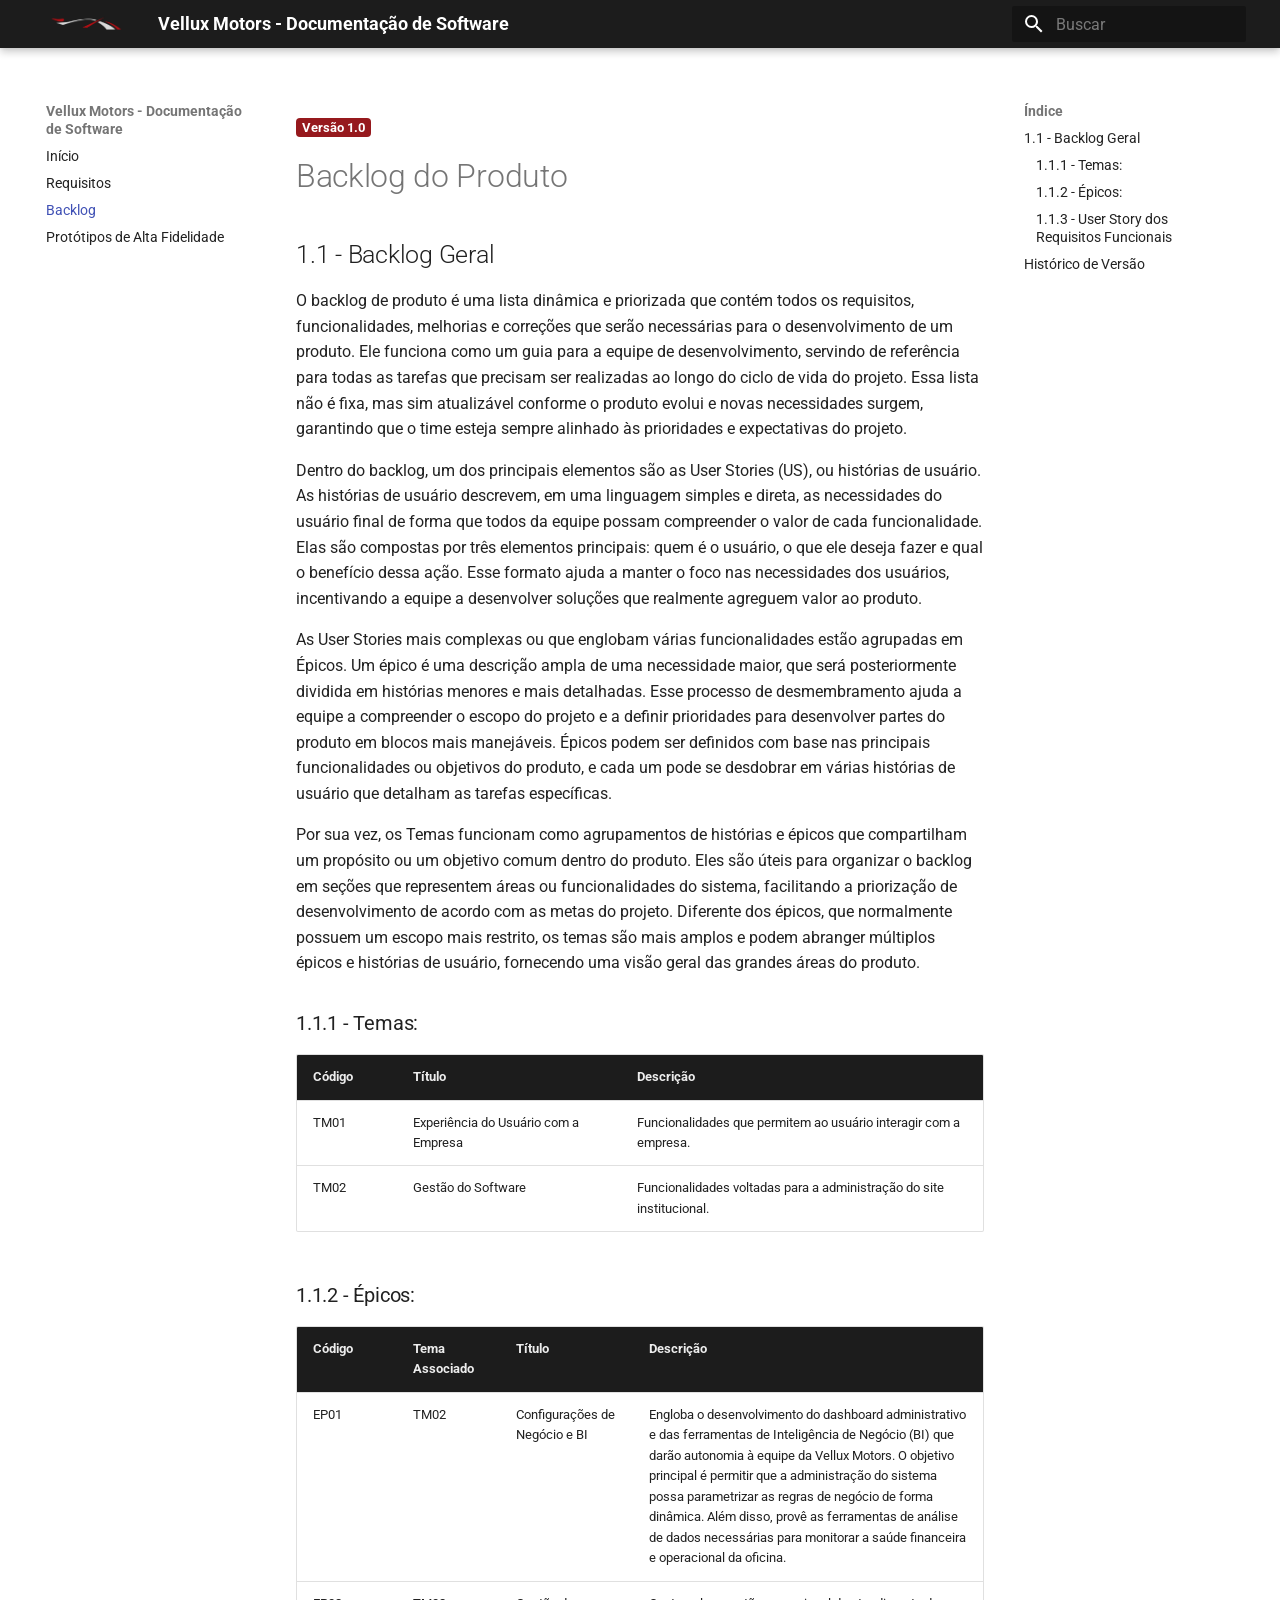
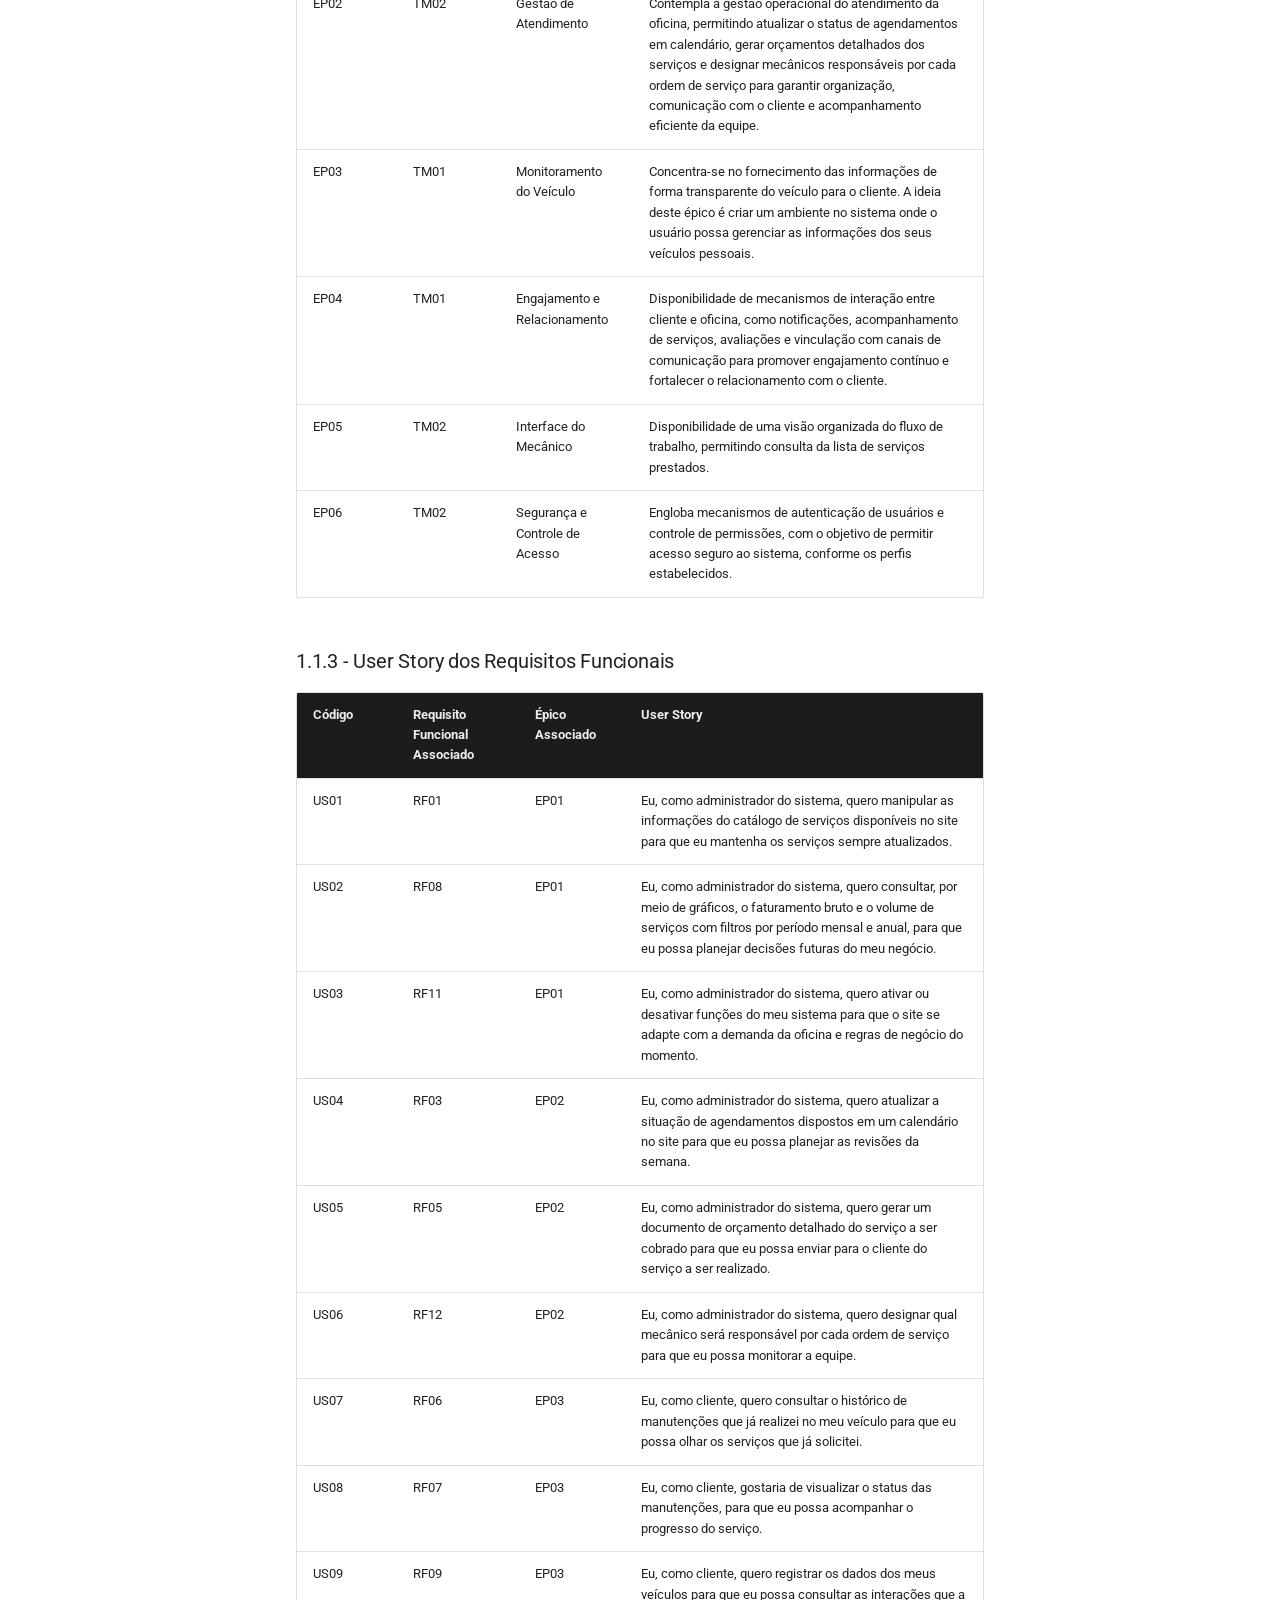
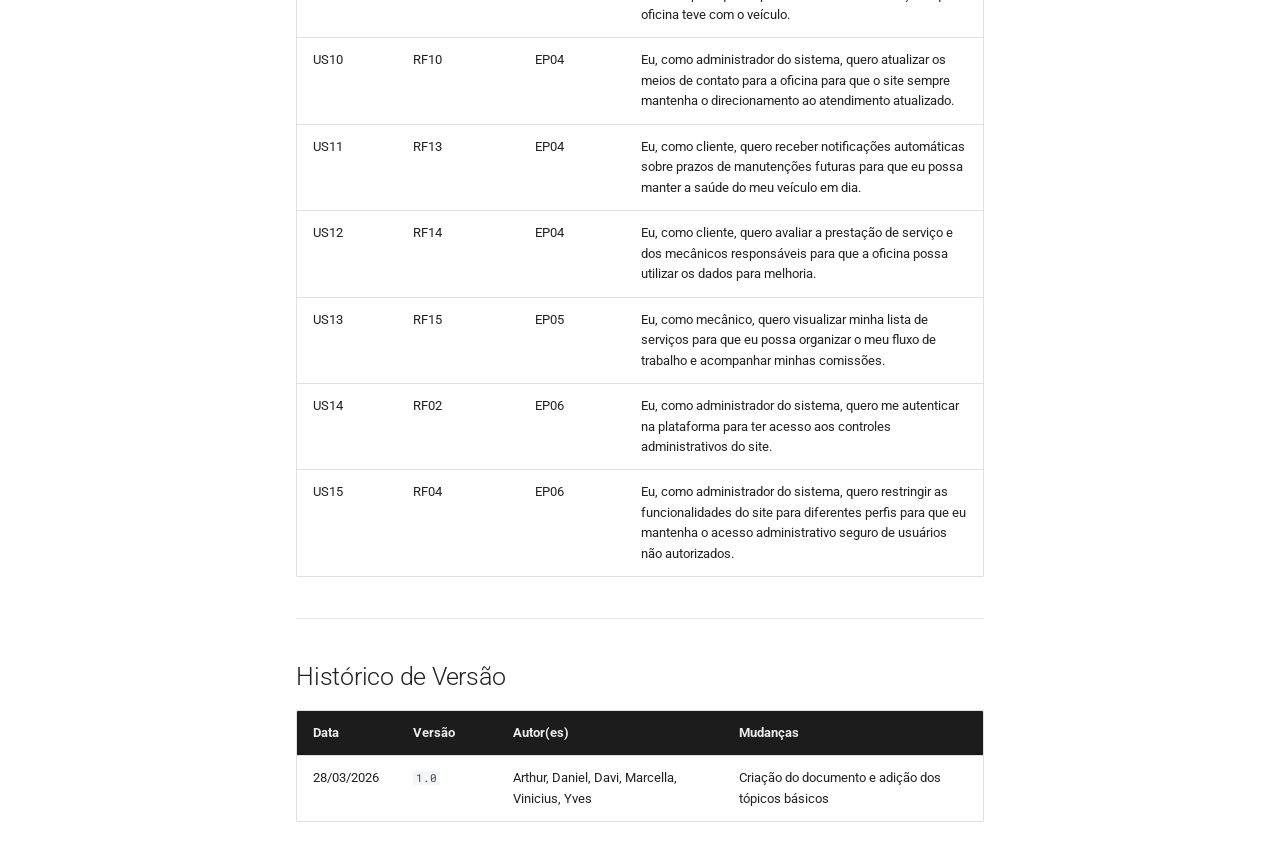
<file: site/pages/backlog/index.html>
<!doctype html>
<html lang="pt" class="no-js">
  <head>
    
      <meta charset="utf-8">
      <meta name="viewport" content="width=device-width,initial-scale=1">
      
      
      
      
        <link rel="prev" href="../requisitos/">
      
      
        <link rel="next" href="../prototipos/">
      
      
        
      
      
      <link rel="icon" href="../../assets/VelluxMotorsFavicon.png">
      <meta name="generator" content="mkdocs-1.6.1, mkdocs-material-9.7.0">
    
    
      
        <title>Backlog - Vellux Motors - Documentação de Software</title>
      
    
    
      <link rel="stylesheet" href="../../assets/stylesheets/main.618322db.min.css">
      
      


    
    
      
    
    
      
        
        
        <link rel="preconnect" href="https://fonts.gstatic.com" crossorigin>
        <link rel="stylesheet" href="https://fonts.googleapis.com/css?family=Roboto:300,300i,400,400i,700,700i%7CRoboto+Mono:400,400i,700,700i&display=fallback">
        <style>:root{--md-text-font:"Roboto";--md-code-font:"Roboto Mono"}</style>
      
    
    
      <link rel="stylesheet" href="../../stylesheets/styles.css">
    
    <script>__md_scope=new URL("../..",location),__md_hash=e=>[...e].reduce(((e,_)=>(e<<5)-e+_.charCodeAt(0)),0),__md_get=(e,_=localStorage,t=__md_scope)=>JSON.parse(_.getItem(t.pathname+"."+e)),__md_set=(e,_,t=localStorage,a=__md_scope)=>{try{t.setItem(a.pathname+"."+e,JSON.stringify(_))}catch(e){}}</script>
    
      

    
    
  </head>
  
  
    <body dir="ltr">
  
    
    <input class="md-toggle" data-md-toggle="drawer" type="checkbox" id="__drawer" autocomplete="off">
    <input class="md-toggle" data-md-toggle="search" type="checkbox" id="__search" autocomplete="off">
    <label class="md-overlay" for="__drawer"></label>
    <div data-md-component="skip">
      
        
        <a href="#backlog-do-produto" class="md-skip">
          Pular para conteúdo
        </a>
      
    </div>
    <div data-md-component="announce">
      
    </div>
    
    
      

  

<header class="md-header md-header--shadow" data-md-component="header">
  <nav class="md-header__inner md-grid" aria-label="Cabeçalho">
    <a href="../.." title="Vellux Motors - Documentação de Software" class="md-header__button md-logo" aria-label="Vellux Motors - Documentação de Software" data-md-component="logo">
      
  <img src="../../assets/VelluxMotorsLogo.png" alt="logo">

    </a>
    <label class="md-header__button md-icon" for="__drawer">
      
      <svg xmlns="http://www.w3.org/2000/svg" viewBox="0 0 24 24"><path d="M3 6h18v2H3zm0 5h18v2H3zm0 5h18v2H3z"/></svg>
    </label>
    <div class="md-header__title" data-md-component="header-title">
      <div class="md-header__ellipsis">
        <div class="md-header__topic">
          <span class="md-ellipsis">
            Vellux Motors - Documentação de Software
          </span>
        </div>
        <div class="md-header__topic" data-md-component="header-topic">
          <span class="md-ellipsis">
            
              Backlog
            
          </span>
        </div>
      </div>
    </div>
    
    
      <script>var palette=__md_get("__palette");if(palette&&palette.color){if("(prefers-color-scheme)"===palette.color.media){var media=matchMedia("(prefers-color-scheme: light)"),input=document.querySelector(media.matches?"[data-md-color-media='(prefers-color-scheme: light)']":"[data-md-color-media='(prefers-color-scheme: dark)']");palette.color.media=input.getAttribute("data-md-color-media"),palette.color.scheme=input.getAttribute("data-md-color-scheme"),palette.color.primary=input.getAttribute("data-md-color-primary"),palette.color.accent=input.getAttribute("data-md-color-accent")}for(var[key,value]of Object.entries(palette.color))document.body.setAttribute("data-md-color-"+key,value)}</script>
    
    
    
      
      
        <label class="md-header__button md-icon" for="__search">
          
          <svg xmlns="http://www.w3.org/2000/svg" viewBox="0 0 24 24"><path d="M9.5 3A6.5 6.5 0 0 1 16 9.5c0 1.61-.59 3.09-1.56 4.23l.27.27h.79l5 5-1.5 1.5-5-5v-.79l-.27-.27A6.52 6.52 0 0 1 9.5 16 6.5 6.5 0 0 1 3 9.5 6.5 6.5 0 0 1 9.5 3m0 2C7 5 5 7 5 9.5S7 14 9.5 14 14 12 14 9.5 12 5 9.5 5"/></svg>
        </label>
        <div class="md-search" data-md-component="search" role="dialog">
  <label class="md-search__overlay" for="__search"></label>
  <div class="md-search__inner" role="search">
    <form class="md-search__form" name="search">
      <input type="text" class="md-search__input" name="query" aria-label="Buscar" placeholder="Buscar" autocapitalize="off" autocorrect="off" autocomplete="off" spellcheck="false" data-md-component="search-query" required>
      <label class="md-search__icon md-icon" for="__search">
        
        <svg xmlns="http://www.w3.org/2000/svg" viewBox="0 0 24 24"><path d="M9.5 3A6.5 6.5 0 0 1 16 9.5c0 1.61-.59 3.09-1.56 4.23l.27.27h.79l5 5-1.5 1.5-5-5v-.79l-.27-.27A6.52 6.52 0 0 1 9.5 16 6.5 6.5 0 0 1 3 9.5 6.5 6.5 0 0 1 9.5 3m0 2C7 5 5 7 5 9.5S7 14 9.5 14 14 12 14 9.5 12 5 9.5 5"/></svg>
        
        <svg xmlns="http://www.w3.org/2000/svg" viewBox="0 0 24 24"><path d="M20 11v2H8l5.5 5.5-1.42 1.42L4.16 12l7.92-7.92L13.5 5.5 8 11z"/></svg>
      </label>
      <nav class="md-search__options" aria-label="Pesquisar">
        
        <button type="reset" class="md-search__icon md-icon" title="Limpar" aria-label="Limpar" tabindex="-1">
          
          <svg xmlns="http://www.w3.org/2000/svg" viewBox="0 0 24 24"><path d="M19 6.41 17.59 5 12 10.59 6.41 5 5 6.41 10.59 12 5 17.59 6.41 19 12 13.41 17.59 19 19 17.59 13.41 12z"/></svg>
        </button>
      </nav>
      
    </form>
    <div class="md-search__output">
      <div class="md-search__scrollwrap" tabindex="0" data-md-scrollfix>
        <div class="md-search-result" data-md-component="search-result">
          <div class="md-search-result__meta">
            Inicializando busca
          </div>
          <ol class="md-search-result__list" role="presentation"></ol>
        </div>
      </div>
    </div>
  </div>
</div>
      
    
    
  </nav>
  
</header>
    
    <div class="md-container" data-md-component="container">
      
      
        
          
        
      
      <main class="md-main" data-md-component="main">
        <div class="md-main__inner md-grid">
          
            
              
              <div class="md-sidebar md-sidebar--primary" data-md-component="sidebar" data-md-type="navigation" >
                <div class="md-sidebar__scrollwrap">
                  <div class="md-sidebar__inner">
                    



<nav class="md-nav md-nav--primary" aria-label="Navegação" data-md-level="0">
  <label class="md-nav__title" for="__drawer">
    <a href="../.." title="Vellux Motors - Documentação de Software" class="md-nav__button md-logo" aria-label="Vellux Motors - Documentação de Software" data-md-component="logo">
      
  <img src="../../assets/VelluxMotorsLogo.png" alt="logo">

    </a>
    Vellux Motors - Documentação de Software
  </label>
  
  <ul class="md-nav__list" data-md-scrollfix>
    
      
      
  
  
  
  
    <li class="md-nav__item">
      <a href="../.." class="md-nav__link">
        
  
  
  <span class="md-ellipsis">
    
  
    Início
  

    
  </span>
  
  

      </a>
    </li>
  

    
      
      
  
  
  
  
    <li class="md-nav__item">
      <a href="../requisitos/" class="md-nav__link">
        
  
  
  <span class="md-ellipsis">
    
  
    Requisitos
  

    
  </span>
  
  

      </a>
    </li>
  

    
      
      
  
  
    
  
  
  
    <li class="md-nav__item md-nav__item--active">
      
      <input class="md-nav__toggle md-toggle" type="checkbox" id="__toc">
      
      
        
      
      
        <label class="md-nav__link md-nav__link--active" for="__toc">
          
  
  
  <span class="md-ellipsis">
    
  
    Backlog
  

    
  </span>
  
  

          <span class="md-nav__icon md-icon"></span>
        </label>
      
      <a href="./" class="md-nav__link md-nav__link--active">
        
  
  
  <span class="md-ellipsis">
    
  
    Backlog
  

    
  </span>
  
  

      </a>
      
        

<nav class="md-nav md-nav--secondary" aria-label="Índice">
  
  
  
    
  
  
    <label class="md-nav__title" for="__toc">
      <span class="md-nav__icon md-icon"></span>
      Índice
    </label>
    <ul class="md-nav__list" data-md-component="toc" data-md-scrollfix>
      
        <li class="md-nav__item">
  <a href="#11-backlog-geral" class="md-nav__link">
    <span class="md-ellipsis">
      
        1.1 - Backlog Geral
      
    </span>
  </a>
  
    <nav class="md-nav" aria-label="1.1 - Backlog Geral">
      <ul class="md-nav__list">
        
          <li class="md-nav__item">
  <a href="#111-temas" class="md-nav__link">
    <span class="md-ellipsis">
      
        1.1.1 - Temas:
      
    </span>
  </a>
  
</li>
        
          <li class="md-nav__item">
  <a href="#112-epicos" class="md-nav__link">
    <span class="md-ellipsis">
      
        1.1.2 - Épicos:
      
    </span>
  </a>
  
</li>
        
          <li class="md-nav__item">
  <a href="#113-user-story-dos-requisitos-funcionais" class="md-nav__link">
    <span class="md-ellipsis">
      
        1.1.3 - User Story dos Requisitos Funcionais
      
    </span>
  </a>
  
</li>
        
      </ul>
    </nav>
  
</li>
      
        <li class="md-nav__item">
  <a href="#historico-de-versao" class="md-nav__link">
    <span class="md-ellipsis">
      
        Histórico de Versão
      
    </span>
  </a>
  
</li>
      
    </ul>
  
</nav>
      
    </li>
  

    
      
      
  
  
  
  
    <li class="md-nav__item">
      <a href="../prototipos/" class="md-nav__link">
        
  
  
  <span class="md-ellipsis">
    
  
    Protótipos de Alta Fidelidade
  

    
  </span>
  
  

      </a>
    </li>
  

    
  </ul>
</nav>
                  </div>
                </div>
              </div>
            
            
              
              <div class="md-sidebar md-sidebar--secondary" data-md-component="sidebar" data-md-type="toc" >
                <div class="md-sidebar__scrollwrap">
                  <div class="md-sidebar__inner">
                    

<nav class="md-nav md-nav--secondary" aria-label="Índice">
  
  
  
    
  
  
    <label class="md-nav__title" for="__toc">
      <span class="md-nav__icon md-icon"></span>
      Índice
    </label>
    <ul class="md-nav__list" data-md-component="toc" data-md-scrollfix>
      
        <li class="md-nav__item">
  <a href="#11-backlog-geral" class="md-nav__link">
    <span class="md-ellipsis">
      
        1.1 - Backlog Geral
      
    </span>
  </a>
  
    <nav class="md-nav" aria-label="1.1 - Backlog Geral">
      <ul class="md-nav__list">
        
          <li class="md-nav__item">
  <a href="#111-temas" class="md-nav__link">
    <span class="md-ellipsis">
      
        1.1.1 - Temas:
      
    </span>
  </a>
  
</li>
        
          <li class="md-nav__item">
  <a href="#112-epicos" class="md-nav__link">
    <span class="md-ellipsis">
      
        1.1.2 - Épicos:
      
    </span>
  </a>
  
</li>
        
          <li class="md-nav__item">
  <a href="#113-user-story-dos-requisitos-funcionais" class="md-nav__link">
    <span class="md-ellipsis">
      
        1.1.3 - User Story dos Requisitos Funcionais
      
    </span>
  </a>
  
</li>
        
      </ul>
    </nav>
  
</li>
      
        <li class="md-nav__item">
  <a href="#historico-de-versao" class="md-nav__link">
    <span class="md-ellipsis">
      
        Histórico de Versão
      
    </span>
  </a>
  
</li>
      
    </ul>
  
</nav>
                  </div>
                </div>
              </div>
            
          
          
            <div class="md-content" data-md-component="content">
              
              <article class="md-content__inner md-typeset">
                
                  



<p><span style="background-color:#96191d; color:white; font-size:0.8em; font-weight: bold; padding:2px 6px; border-radius:4px;">Versão 1.0</span></p>
<h1 id="backlog-do-produto">Backlog do Produto</h1>
<h2 id="11-backlog-geral">1.1 - Backlog Geral</h2>
<p>O backlog de produto é uma lista dinâmica e priorizada que contém todos os requisitos, funcionalidades, melhorias e correções que serão necessárias para o desenvolvimento de um produto. Ele funciona como um guia para a equipe de desenvolvimento, servindo de referência para todas as tarefas que precisam ser realizadas ao longo do ciclo de vida do projeto. Essa lista não é fixa, mas sim atualizável conforme o produto evolui e novas necessidades surgem, garantindo que o time esteja sempre alinhado às prioridades e expectativas do projeto.</p>
<p>Dentro do backlog, um dos principais elementos são as User Stories (US), ou histórias de usuário. As histórias de usuário descrevem, em uma linguagem simples e direta, as necessidades do usuário final de forma que todos da equipe possam compreender o valor de cada funcionalidade. Elas são compostas por três elementos principais: quem é o usuário, o que ele deseja fazer e qual o benefício dessa ação. Esse formato ajuda a manter o foco nas necessidades dos usuários, incentivando a equipe a desenvolver soluções que realmente agreguem valor ao produto.</p>
<p>As User Stories mais complexas ou que englobam várias funcionalidades estão agrupadas em Épicos. Um épico é uma descrição ampla de uma necessidade maior, que será posteriormente dividida em histórias menores e mais detalhadas. Esse processo de desmembramento ajuda a equipe a compreender o escopo do projeto e a definir prioridades para desenvolver partes do produto em blocos mais manejáveis. Épicos podem ser definidos com base nas principais funcionalidades ou objetivos do produto, e cada um pode se desdobrar em várias histórias de usuário que detalham as tarefas específicas.</p>
<p>Por sua vez, os Temas funcionam como agrupamentos de histórias e épicos que compartilham um propósito ou um objetivo comum dentro do produto. Eles são úteis para organizar o backlog em seções que representem áreas ou funcionalidades do sistema, facilitando a priorização de desenvolvimento de acordo com as metas do projeto. Diferente dos épicos, que normalmente possuem um escopo mais restrito, os temas são mais amplos e podem abranger múltiplos épicos e histórias de usuário, fornecendo uma visão geral das grandes áreas do produto.</p>
<h3 id="111-temas">1.1.1 - Temas:</h3>
<table>
<thead>
<tr>
<th>Código</th>
<th>Título</th>
<th>Descrição</th>
</tr>
</thead>
<tbody>
<tr>
<td>TM01</td>
<td>Experiência do Usuário com a Empresa</td>
<td>Funcionalidades que permitem ao usuário interagir com a empresa.</td>
</tr>
<tr>
<td>TM02</td>
<td>Gestão do Software</td>
<td>Funcionalidades voltadas para a administração do site institucional.</td>
</tr>
</tbody>
</table>
<h3 id="112-epicos">1.1.2 - Épicos:</h3>
<table>
<thead>
<tr>
<th>Código</th>
<th>Tema Associado</th>
<th>Título</th>
<th>Descrição</th>
</tr>
</thead>
<tbody>
<tr>
<td>EP01</td>
<td>TM02</td>
<td>Configurações de Negócio e BI</td>
<td>Engloba o desenvolvimento do dashboard administrativo e das ferramentas de Inteligência de Negócio (BI) que darão autonomia à equipe da Vellux Motors. O objetivo principal é permitir que a administração do sistema possa parametrizar as regras de negócio de forma dinâmica. Além disso, provê as ferramentas de análise de dados necessárias para monitorar a saúde financeira e operacional da oficina.</td>
</tr>
<tr>
<td>EP02</td>
<td>TM02</td>
<td>Gestão de Atendimento</td>
<td>Contempla a gestão operacional do atendimento da oficina, permitindo atualizar o status de agendamentos em calendário, gerar orçamentos detalhados dos serviços e designar mecânicos responsáveis por cada ordem de serviço para garantir organização, comunicação com o cliente e acompanhamento eficiente da equipe.</td>
</tr>
<tr>
<td>EP03</td>
<td>TM01</td>
<td>Monitoramento do Veículo</td>
<td>Concentra-se no fornecimento das informações de forma transparente do veículo para o cliente. A ideia deste épico é criar um ambiente no sistema onde o usuário possa gerenciar as informações dos seus veículos pessoais.</td>
</tr>
<tr>
<td>EP04</td>
<td>TM01</td>
<td>Engajamento e Relacionamento</td>
<td>Disponibilidade de mecanismos de interação entre cliente e oficina, como notificações, acompanhamento de serviços, avaliações e vinculação com canais de comunicação para promover engajamento contínuo e fortalecer o relacionamento com o cliente.</td>
</tr>
<tr>
<td>EP05</td>
<td>TM02</td>
<td>Interface do Mecânico</td>
<td>Disponibilidade de uma visão organizada do fluxo de trabalho, permitindo consulta da lista de serviços prestados.</td>
</tr>
<tr>
<td>EP06</td>
<td>TM02</td>
<td>Segurança e Controle de Acesso</td>
<td>Engloba mecanismos de autenticação de usuários e controle de permissões, com o objetivo de permitir acesso seguro ao sistema, conforme os perfis estabelecidos.</td>
</tr>
</tbody>
</table>
<h3 id="113-user-story-dos-requisitos-funcionais">1.1.3 - User Story dos Requisitos Funcionais</h3>
<table>
<thead>
<tr>
<th>Código</th>
<th>Requisito Funcional Associado</th>
<th>Épico Associado</th>
<th>User Story</th>
</tr>
</thead>
<tbody>
<tr>
<td>US01</td>
<td>RF01</td>
<td>EP01</td>
<td>Eu, como administrador do sistema, quero manipular as informações do catálogo de serviços disponíveis no site para que eu mantenha os serviços sempre atualizados.</td>
</tr>
<tr>
<td>US02</td>
<td>RF08</td>
<td>EP01</td>
<td>Eu, como administrador do sistema, quero consultar, por meio de gráficos, o faturamento bruto e o volume de serviços com filtros por período mensal e anual, para que eu possa planejar decisões futuras do meu negócio.</td>
</tr>
<tr>
<td>US03</td>
<td>RF11</td>
<td>EP01</td>
<td>Eu, como administrador do sistema, quero ativar ou desativar funções do meu sistema para que o site se adapte com a demanda da oficina e regras de negócio do momento.</td>
</tr>
<tr>
<td>US04</td>
<td>RF03</td>
<td>EP02</td>
<td>Eu, como administrador do sistema, quero atualizar a situação de agendamentos dispostos em um calendário no site para que eu possa planejar as revisões da semana.</td>
</tr>
<tr>
<td>US05</td>
<td>RF05</td>
<td>EP02</td>
<td>Eu, como administrador do sistema, quero gerar um documento de orçamento detalhado do serviço a ser cobrado para que eu possa enviar para o cliente do serviço a ser realizado.</td>
</tr>
<tr>
<td>US06</td>
<td>RF12</td>
<td>EP02</td>
<td>Eu, como administrador do sistema, quero designar qual mecânico será responsável por cada ordem de serviço para que eu possa monitorar a equipe.</td>
</tr>
<tr>
<td>US07</td>
<td>RF06</td>
<td>EP03</td>
<td>Eu, como cliente, quero consultar o histórico de manutenções que já realizei no meu veículo para que eu possa olhar os serviços que já solicitei.</td>
</tr>
<tr>
<td>US08</td>
<td>RF07</td>
<td>EP03</td>
<td>Eu, como cliente, gostaria de visualizar o status das manutenções, para que eu possa acompanhar o progresso do serviço.</td>
</tr>
<tr>
<td>US09</td>
<td>RF09</td>
<td>EP03</td>
<td>Eu, como cliente, quero registrar os dados dos meus veículos para que eu possa consultar as interações que a oficina teve com o veículo.</td>
</tr>
<tr>
<td>US10</td>
<td>RF10</td>
<td>EP04</td>
<td>Eu, como administrador do sistema, quero atualizar os meios de contato para a oficina para que o site sempre mantenha o direcionamento ao atendimento atualizado.</td>
</tr>
<tr>
<td>US11</td>
<td>RF13</td>
<td>EP04</td>
<td>Eu, como cliente, quero receber notificações automáticas sobre prazos de manutenções futuras para que eu possa manter a saúde do meu veículo em dia.</td>
</tr>
<tr>
<td>US12</td>
<td>RF14</td>
<td>EP04</td>
<td>Eu, como cliente, quero avaliar a prestação de serviço e dos mecânicos responsáveis para que a oficina possa utilizar os dados para melhoria.</td>
</tr>
<tr>
<td>US13</td>
<td>RF15</td>
<td>EP05</td>
<td>Eu, como mecânico, quero visualizar minha lista de serviços para que eu possa organizar o meu fluxo de trabalho e acompanhar minhas comissões.</td>
</tr>
<tr>
<td>US14</td>
<td>RF02</td>
<td>EP06</td>
<td>Eu, como administrador do sistema, quero me autenticar na plataforma para ter acesso aos controles administrativos do site.</td>
</tr>
<tr>
<td>US15</td>
<td>RF04</td>
<td>EP06</td>
<td>Eu, como administrador do sistema, quero restringir as funcionalidades do site para diferentes perfis para que eu mantenha o acesso administrativo seguro de usuários não autorizados.</td>
</tr>
</tbody>
</table>
<hr />
<h2 id="historico-de-versao">Histórico de Versão</h2>
<table>
<thead>
<tr>
<th>Data</th>
<th>Versão</th>
<th>Autor(es)</th>
<th>Mudanças</th>
</tr>
</thead>
<tbody>
<tr>
<td>28/03/2026</td>
<td><code>1.0</code></td>
<td>Arthur, Daniel, Davi, Marcella, Vinicius, Yves</td>
<td>Criação do documento e adição dos tópicos básicos</td>
</tr>
</tbody>
</table>












                
              </article>
            </div>
          
          
  <script>var tabs=__md_get("__tabs");if(Array.isArray(tabs))e:for(var set of document.querySelectorAll(".tabbed-set")){var labels=set.querySelector(".tabbed-labels");for(var tab of tabs)for(var label of labels.getElementsByTagName("label"))if(label.innerText.trim()===tab){var input=document.getElementById(label.htmlFor);input.checked=!0;continue e}}</script>

<script>var target=document.getElementById(location.hash.slice(1));target&&target.name&&(target.checked=target.name.startsWith("__tabbed_"))</script>
        </div>
        
          <button type="button" class="md-top md-icon" data-md-component="top" hidden>
  
  <svg xmlns="http://www.w3.org/2000/svg" viewBox="0 0 24 24"><path d="M13 20h-2V8l-5.5 5.5-1.42-1.42L12 4.16l7.92 7.92-1.42 1.42L13 8z"/></svg>
  Voltar para o topo
</button>
        
      </main>
      
        <footer class="md-footer">
  
  <div class="md-footer-meta md-typeset">
    <div class="md-footer-meta__inner md-grid">
      <div class="md-copyright">
  
  
    Made with
    <a href="https://squidfunk.github.io/mkdocs-material/" target="_blank" rel="noopener">
      Material for MkDocs
    </a>
  
</div>
      
    </div>
  </div>
</footer>
      
    </div>
    <div class="md-dialog" data-md-component="dialog">
      <div class="md-dialog__inner md-typeset"></div>
    </div>
    
    
    
      
      
      <script id="__config" type="application/json">{"annotate": null, "base": "../..", "features": ["content.code.annotate", "content.tabs.link", "header.autohide", "navigation.instant", "navigation.top", "navigation.tracking"], "search": "../../assets/javascripts/workers/search.7a47a382.min.js", "tags": null, "translations": {"clipboard.copied": "Copiado para \u00e1rea de transfer\u00eancia", "clipboard.copy": "Copiar para \u00e1rea de transfer\u00eancia", "search.result.more.one": "mais 1 nesta p\u00e1gina", "search.result.more.other": "# mais nesta p\u00e1gina", "search.result.none": "Nenhum documento encontrado", "search.result.one": "1 documento encontrado", "search.result.other": "# documentos encontrados", "search.result.placeholder": "Digite para iniciar a busca", "search.result.term.missing": "Ausente", "select.version": "Selecione a vers\u00e3o"}, "version": null}</script>
    
    
      <script src="../../assets/javascripts/bundle.e71a0d61.min.js"></script>
      
    
  </body>
</html>
</file>
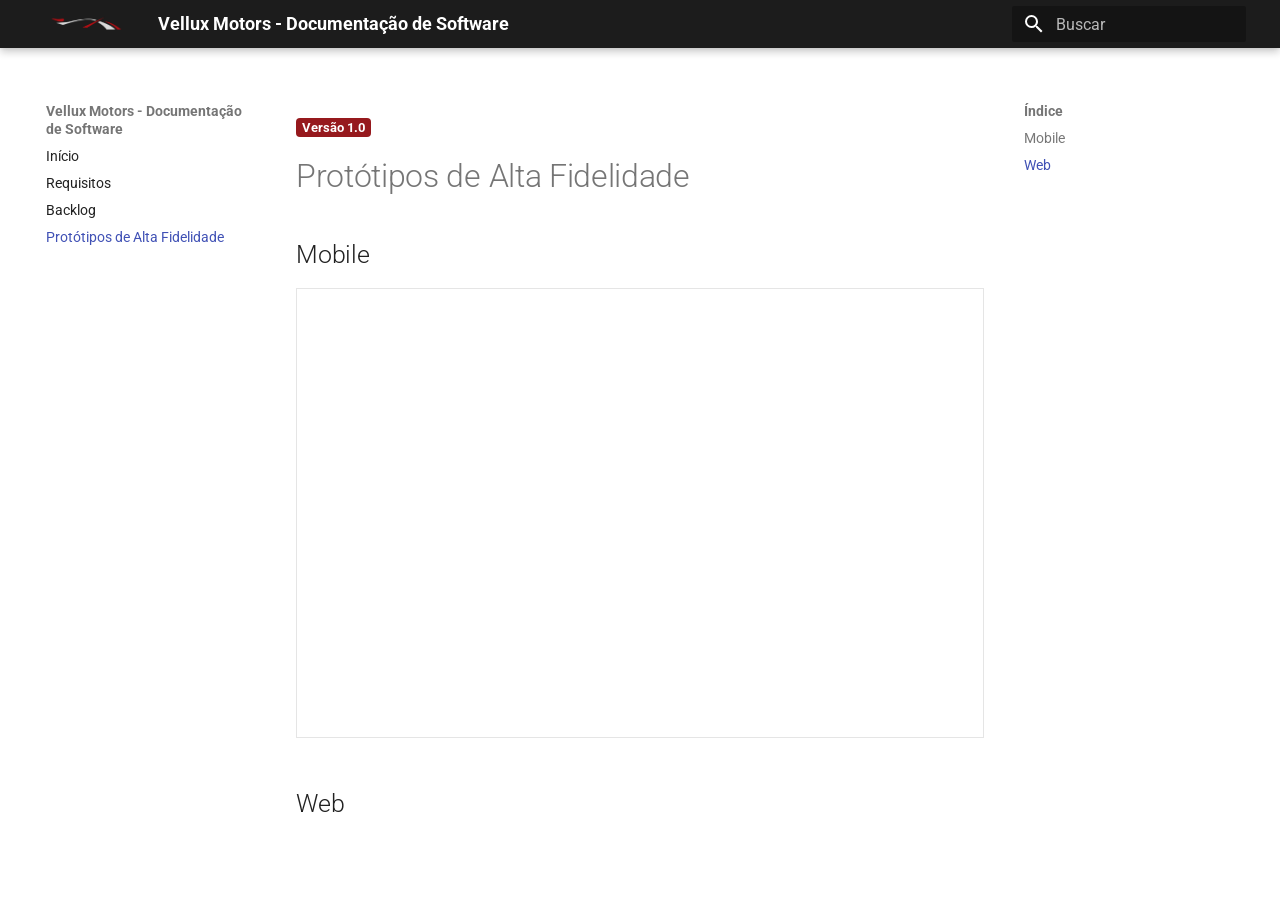
<file: site/pages/prototipos/index.html>
<!doctype html>
<html lang="pt" class="no-js">
  <head>
    
      <meta charset="utf-8">
      <meta name="viewport" content="width=device-width,initial-scale=1">
      
      
      
      
        <link rel="prev" href="../backlog/">
      
      
      
        
      
      
      <link rel="icon" href="../../assets/VelluxMotorsFavicon.png">
      <meta name="generator" content="mkdocs-1.6.1, mkdocs-material-9.7.0">
    
    
      
        <title>Protótipos de Alta Fidelidade - Vellux Motors - Documentação de Software</title>
      
    
    
      <link rel="stylesheet" href="../../assets/stylesheets/main.618322db.min.css">
      
      


    
    
      
    
    
      
        
        
        <link rel="preconnect" href="https://fonts.gstatic.com" crossorigin>
        <link rel="stylesheet" href="https://fonts.googleapis.com/css?family=Roboto:300,300i,400,400i,700,700i%7CRoboto+Mono:400,400i,700,700i&display=fallback">
        <style>:root{--md-text-font:"Roboto";--md-code-font:"Roboto Mono"}</style>
      
    
    
      <link rel="stylesheet" href="../../stylesheets/styles.css">
    
    <script>__md_scope=new URL("../..",location),__md_hash=e=>[...e].reduce(((e,_)=>(e<<5)-e+_.charCodeAt(0)),0),__md_get=(e,_=localStorage,t=__md_scope)=>JSON.parse(_.getItem(t.pathname+"."+e)),__md_set=(e,_,t=localStorage,a=__md_scope)=>{try{t.setItem(a.pathname+"."+e,JSON.stringify(_))}catch(e){}}</script>
    
      

    
    
  </head>
  
  
    <body dir="ltr">
  
    
    <input class="md-toggle" data-md-toggle="drawer" type="checkbox" id="__drawer" autocomplete="off">
    <input class="md-toggle" data-md-toggle="search" type="checkbox" id="__search" autocomplete="off">
    <label class="md-overlay" for="__drawer"></label>
    <div data-md-component="skip">
      
        
        <a href="#prototipos-de-alta-fidelidade" class="md-skip">
          Pular para conteúdo
        </a>
      
    </div>
    <div data-md-component="announce">
      
    </div>
    
    
      

  

<header class="md-header md-header--shadow" data-md-component="header">
  <nav class="md-header__inner md-grid" aria-label="Cabeçalho">
    <a href="../.." title="Vellux Motors - Documentação de Software" class="md-header__button md-logo" aria-label="Vellux Motors - Documentação de Software" data-md-component="logo">
      
  <img src="../../assets/VelluxMotorsLogo.png" alt="logo">

    </a>
    <label class="md-header__button md-icon" for="__drawer">
      
      <svg xmlns="http://www.w3.org/2000/svg" viewBox="0 0 24 24"><path d="M3 6h18v2H3zm0 5h18v2H3zm0 5h18v2H3z"/></svg>
    </label>
    <div class="md-header__title" data-md-component="header-title">
      <div class="md-header__ellipsis">
        <div class="md-header__topic">
          <span class="md-ellipsis">
            Vellux Motors - Documentação de Software
          </span>
        </div>
        <div class="md-header__topic" data-md-component="header-topic">
          <span class="md-ellipsis">
            
              Protótipos de Alta Fidelidade
            
          </span>
        </div>
      </div>
    </div>
    
    
      <script>var palette=__md_get("__palette");if(palette&&palette.color){if("(prefers-color-scheme)"===palette.color.media){var media=matchMedia("(prefers-color-scheme: light)"),input=document.querySelector(media.matches?"[data-md-color-media='(prefers-color-scheme: light)']":"[data-md-color-media='(prefers-color-scheme: dark)']");palette.color.media=input.getAttribute("data-md-color-media"),palette.color.scheme=input.getAttribute("data-md-color-scheme"),palette.color.primary=input.getAttribute("data-md-color-primary"),palette.color.accent=input.getAttribute("data-md-color-accent")}for(var[key,value]of Object.entries(palette.color))document.body.setAttribute("data-md-color-"+key,value)}</script>
    
    
    
      
      
        <label class="md-header__button md-icon" for="__search">
          
          <svg xmlns="http://www.w3.org/2000/svg" viewBox="0 0 24 24"><path d="M9.5 3A6.5 6.5 0 0 1 16 9.5c0 1.61-.59 3.09-1.56 4.23l.27.27h.79l5 5-1.5 1.5-5-5v-.79l-.27-.27A6.52 6.52 0 0 1 9.5 16 6.5 6.5 0 0 1 3 9.5 6.5 6.5 0 0 1 9.5 3m0 2C7 5 5 7 5 9.5S7 14 9.5 14 14 12 14 9.5 12 5 9.5 5"/></svg>
        </label>
        <div class="md-search" data-md-component="search" role="dialog">
  <label class="md-search__overlay" for="__search"></label>
  <div class="md-search__inner" role="search">
    <form class="md-search__form" name="search">
      <input type="text" class="md-search__input" name="query" aria-label="Buscar" placeholder="Buscar" autocapitalize="off" autocorrect="off" autocomplete="off" spellcheck="false" data-md-component="search-query" required>
      <label class="md-search__icon md-icon" for="__search">
        
        <svg xmlns="http://www.w3.org/2000/svg" viewBox="0 0 24 24"><path d="M9.5 3A6.5 6.5 0 0 1 16 9.5c0 1.61-.59 3.09-1.56 4.23l.27.27h.79l5 5-1.5 1.5-5-5v-.79l-.27-.27A6.52 6.52 0 0 1 9.5 16 6.5 6.5 0 0 1 3 9.5 6.5 6.5 0 0 1 9.5 3m0 2C7 5 5 7 5 9.5S7 14 9.5 14 14 12 14 9.5 12 5 9.5 5"/></svg>
        
        <svg xmlns="http://www.w3.org/2000/svg" viewBox="0 0 24 24"><path d="M20 11v2H8l5.5 5.5-1.42 1.42L4.16 12l7.92-7.92L13.5 5.5 8 11z"/></svg>
      </label>
      <nav class="md-search__options" aria-label="Pesquisar">
        
        <button type="reset" class="md-search__icon md-icon" title="Limpar" aria-label="Limpar" tabindex="-1">
          
          <svg xmlns="http://www.w3.org/2000/svg" viewBox="0 0 24 24"><path d="M19 6.41 17.59 5 12 10.59 6.41 5 5 6.41 10.59 12 5 17.59 6.41 19 12 13.41 17.59 19 19 17.59 13.41 12z"/></svg>
        </button>
      </nav>
      
    </form>
    <div class="md-search__output">
      <div class="md-search__scrollwrap" tabindex="0" data-md-scrollfix>
        <div class="md-search-result" data-md-component="search-result">
          <div class="md-search-result__meta">
            Inicializando busca
          </div>
          <ol class="md-search-result__list" role="presentation"></ol>
        </div>
      </div>
    </div>
  </div>
</div>
      
    
    
  </nav>
  
</header>
    
    <div class="md-container" data-md-component="container">
      
      
        
          
        
      
      <main class="md-main" data-md-component="main">
        <div class="md-main__inner md-grid">
          
            
              
              <div class="md-sidebar md-sidebar--primary" data-md-component="sidebar" data-md-type="navigation" >
                <div class="md-sidebar__scrollwrap">
                  <div class="md-sidebar__inner">
                    



<nav class="md-nav md-nav--primary" aria-label="Navegação" data-md-level="0">
  <label class="md-nav__title" for="__drawer">
    <a href="../.." title="Vellux Motors - Documentação de Software" class="md-nav__button md-logo" aria-label="Vellux Motors - Documentação de Software" data-md-component="logo">
      
  <img src="../../assets/VelluxMotorsLogo.png" alt="logo">

    </a>
    Vellux Motors - Documentação de Software
  </label>
  
  <ul class="md-nav__list" data-md-scrollfix>
    
      
      
  
  
  
  
    <li class="md-nav__item">
      <a href="../.." class="md-nav__link">
        
  
  
  <span class="md-ellipsis">
    
  
    Início
  

    
  </span>
  
  

      </a>
    </li>
  

    
      
      
  
  
  
  
    <li class="md-nav__item">
      <a href="../requisitos/" class="md-nav__link">
        
  
  
  <span class="md-ellipsis">
    
  
    Requisitos
  

    
  </span>
  
  

      </a>
    </li>
  

    
      
      
  
  
  
  
    <li class="md-nav__item">
      <a href="../backlog/" class="md-nav__link">
        
  
  
  <span class="md-ellipsis">
    
  
    Backlog
  

    
  </span>
  
  

      </a>
    </li>
  

    
      
      
  
  
    
  
  
  
    <li class="md-nav__item md-nav__item--active">
      
      <input class="md-nav__toggle md-toggle" type="checkbox" id="__toc">
      
      
        
      
      
        <label class="md-nav__link md-nav__link--active" for="__toc">
          
  
  
  <span class="md-ellipsis">
    
  
    Protótipos de Alta Fidelidade
  

    
  </span>
  
  

          <span class="md-nav__icon md-icon"></span>
        </label>
      
      <a href="./" class="md-nav__link md-nav__link--active">
        
  
  
  <span class="md-ellipsis">
    
  
    Protótipos de Alta Fidelidade
  

    
  </span>
  
  

      </a>
      
        

<nav class="md-nav md-nav--secondary" aria-label="Índice">
  
  
  
    
  
  
    <label class="md-nav__title" for="__toc">
      <span class="md-nav__icon md-icon"></span>
      Índice
    </label>
    <ul class="md-nav__list" data-md-component="toc" data-md-scrollfix>
      
        <li class="md-nav__item">
  <a href="#mobile" class="md-nav__link">
    <span class="md-ellipsis">
      
        Mobile
      
    </span>
  </a>
  
</li>
      
        <li class="md-nav__item">
  <a href="#web" class="md-nav__link">
    <span class="md-ellipsis">
      
        Web
      
    </span>
  </a>
  
</li>
      
    </ul>
  
</nav>
      
    </li>
  

    
  </ul>
</nav>
                  </div>
                </div>
              </div>
            
            
              
              <div class="md-sidebar md-sidebar--secondary" data-md-component="sidebar" data-md-type="toc" >
                <div class="md-sidebar__scrollwrap">
                  <div class="md-sidebar__inner">
                    

<nav class="md-nav md-nav--secondary" aria-label="Índice">
  
  
  
    
  
  
    <label class="md-nav__title" for="__toc">
      <span class="md-nav__icon md-icon"></span>
      Índice
    </label>
    <ul class="md-nav__list" data-md-component="toc" data-md-scrollfix>
      
        <li class="md-nav__item">
  <a href="#mobile" class="md-nav__link">
    <span class="md-ellipsis">
      
        Mobile
      
    </span>
  </a>
  
</li>
      
        <li class="md-nav__item">
  <a href="#web" class="md-nav__link">
    <span class="md-ellipsis">
      
        Web
      
    </span>
  </a>
  
</li>
      
    </ul>
  
</nav>
                  </div>
                </div>
              </div>
            
          
          
            <div class="md-content" data-md-component="content">
              
              <article class="md-content__inner md-typeset">
                
                  



<p><span style="background-color:#96191d; color:white; font-size:0.8em; font-weight: bold; padding:2px 6px; border-radius:4px;">Versão 1.0</span></p>
<h1 id="prototipos-de-alta-fidelidade">Protótipos de Alta Fidelidade</h1>
<h2 id="mobile">Mobile</h2>
<center>
<iframe style="border: 1px solid rgba(0, 0, 0, 0.1);" width="800" height="450" src="https://embed.figma.com/proto/5ODJgpEQQ5coP2YB5hmoFe/VELLUX?node-id=1-2&p=f&scaling=scale-down&content-scaling=fixed&page-id=0%3A1&starting-point-node-id=1%3A2&show-proto-sidebar=1&embed-host=share" allowfullscreen></iframe>
</center>

<h2 id="web">Web</h2>












                
              </article>
            </div>
          
          
  <script>var tabs=__md_get("__tabs");if(Array.isArray(tabs))e:for(var set of document.querySelectorAll(".tabbed-set")){var labels=set.querySelector(".tabbed-labels");for(var tab of tabs)for(var label of labels.getElementsByTagName("label"))if(label.innerText.trim()===tab){var input=document.getElementById(label.htmlFor);input.checked=!0;continue e}}</script>

<script>var target=document.getElementById(location.hash.slice(1));target&&target.name&&(target.checked=target.name.startsWith("__tabbed_"))</script>
        </div>
        
          <button type="button" class="md-top md-icon" data-md-component="top" hidden>
  
  <svg xmlns="http://www.w3.org/2000/svg" viewBox="0 0 24 24"><path d="M13 20h-2V8l-5.5 5.5-1.42-1.42L12 4.16l7.92 7.92-1.42 1.42L13 8z"/></svg>
  Voltar para o topo
</button>
        
      </main>
      
        <footer class="md-footer">
  
  <div class="md-footer-meta md-typeset">
    <div class="md-footer-meta__inner md-grid">
      <div class="md-copyright">
  
  
    Made with
    <a href="https://squidfunk.github.io/mkdocs-material/" target="_blank" rel="noopener">
      Material for MkDocs
    </a>
  
</div>
      
    </div>
  </div>
</footer>
      
    </div>
    <div class="md-dialog" data-md-component="dialog">
      <div class="md-dialog__inner md-typeset"></div>
    </div>
    
    
    
      
      
      <script id="__config" type="application/json">{"annotate": null, "base": "../..", "features": ["content.code.annotate", "content.tabs.link", "header.autohide", "navigation.instant", "navigation.top", "navigation.tracking"], "search": "../../assets/javascripts/workers/search.7a47a382.min.js", "tags": null, "translations": {"clipboard.copied": "Copiado para \u00e1rea de transfer\u00eancia", "clipboard.copy": "Copiar para \u00e1rea de transfer\u00eancia", "search.result.more.one": "mais 1 nesta p\u00e1gina", "search.result.more.other": "# mais nesta p\u00e1gina", "search.result.none": "Nenhum documento encontrado", "search.result.one": "1 documento encontrado", "search.result.other": "# documentos encontrados", "search.result.placeholder": "Digite para iniciar a busca", "search.result.term.missing": "Ausente", "select.version": "Selecione a vers\u00e3o"}, "version": null}</script>
    
    
      <script src="../../assets/javascripts/bundle.e71a0d61.min.js"></script>
      
    
  </body>
</html>
</file>
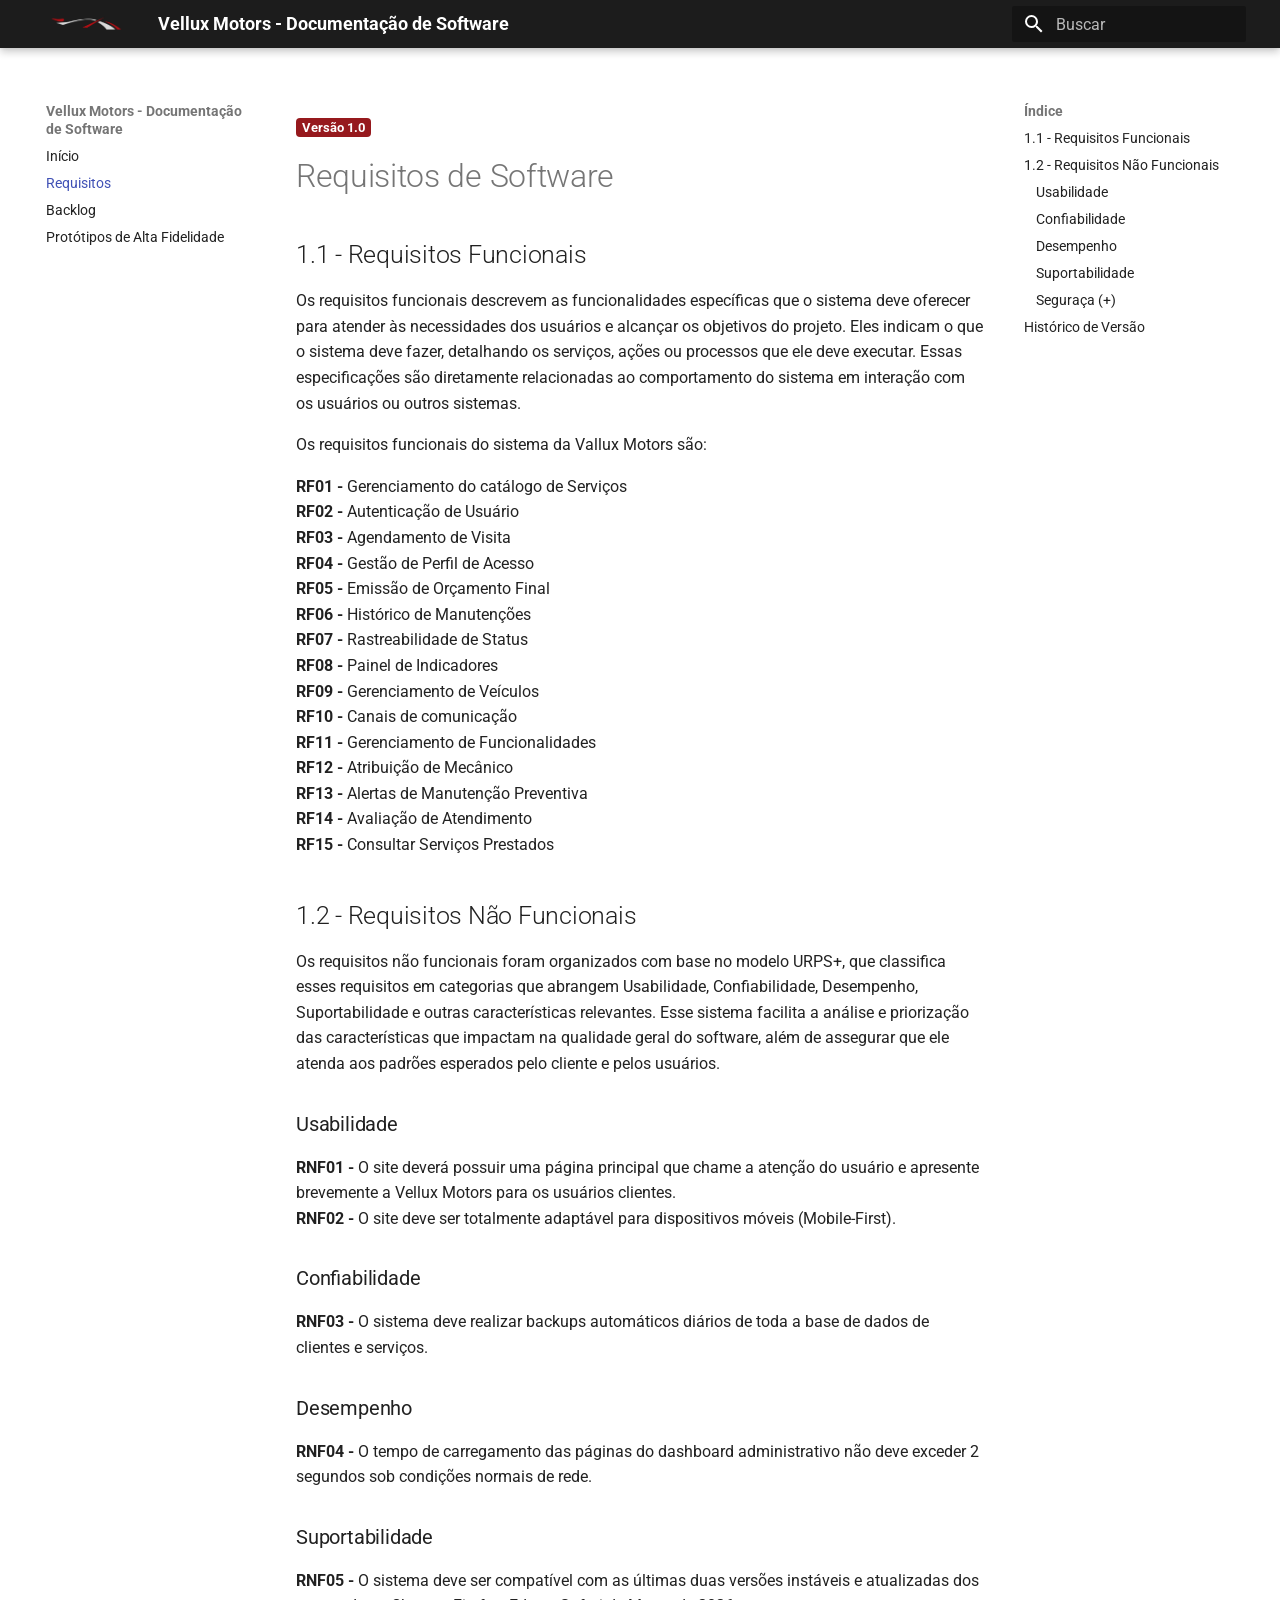
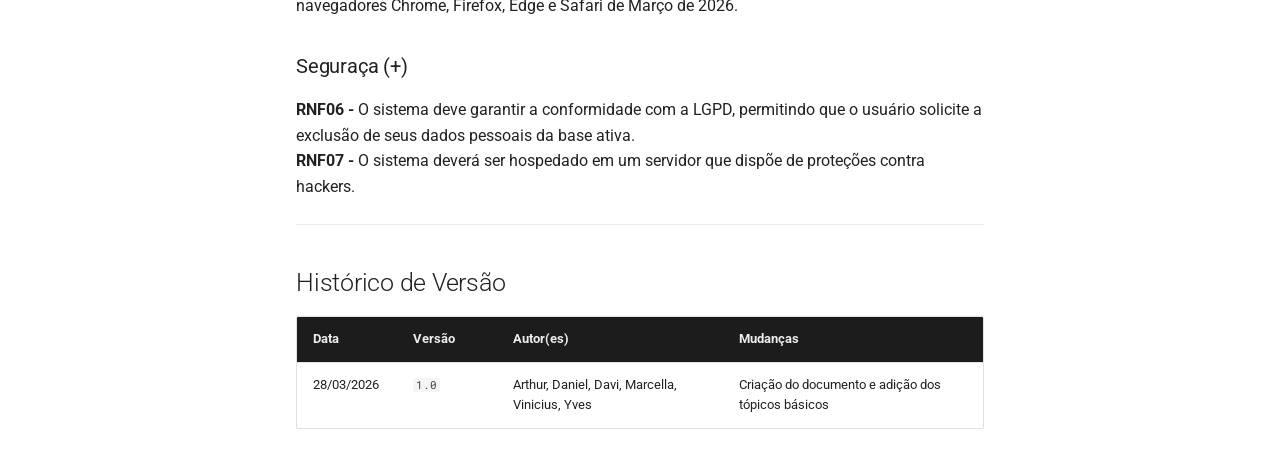
<file: site/pages/requisitos/index.html>
<!doctype html>
<html lang="pt" class="no-js">
  <head>
    
      <meta charset="utf-8">
      <meta name="viewport" content="width=device-width,initial-scale=1">
      
      
      
      
        <link rel="prev" href="../..">
      
      
        <link rel="next" href="../backlog/">
      
      
        
      
      
      <link rel="icon" href="../../assets/VelluxMotorsFavicon.png">
      <meta name="generator" content="mkdocs-1.6.1, mkdocs-material-9.7.0">
    
    
      
        <title>Requisitos - Vellux Motors - Documentação de Software</title>
      
    
    
      <link rel="stylesheet" href="../../assets/stylesheets/main.618322db.min.css">
      
      


    
    
      
    
    
      
        
        
        <link rel="preconnect" href="https://fonts.gstatic.com" crossorigin>
        <link rel="stylesheet" href="https://fonts.googleapis.com/css?family=Roboto:300,300i,400,400i,700,700i%7CRoboto+Mono:400,400i,700,700i&display=fallback">
        <style>:root{--md-text-font:"Roboto";--md-code-font:"Roboto Mono"}</style>
      
    
    
      <link rel="stylesheet" href="../../stylesheets/styles.css">
    
    <script>__md_scope=new URL("../..",location),__md_hash=e=>[...e].reduce(((e,_)=>(e<<5)-e+_.charCodeAt(0)),0),__md_get=(e,_=localStorage,t=__md_scope)=>JSON.parse(_.getItem(t.pathname+"."+e)),__md_set=(e,_,t=localStorage,a=__md_scope)=>{try{t.setItem(a.pathname+"."+e,JSON.stringify(_))}catch(e){}}</script>
    
      

    
    
  </head>
  
  
    <body dir="ltr">
  
    
    <input class="md-toggle" data-md-toggle="drawer" type="checkbox" id="__drawer" autocomplete="off">
    <input class="md-toggle" data-md-toggle="search" type="checkbox" id="__search" autocomplete="off">
    <label class="md-overlay" for="__drawer"></label>
    <div data-md-component="skip">
      
        
        <a href="#requisitos-de-software" class="md-skip">
          Pular para conteúdo
        </a>
      
    </div>
    <div data-md-component="announce">
      
    </div>
    
    
      

  

<header class="md-header md-header--shadow" data-md-component="header">
  <nav class="md-header__inner md-grid" aria-label="Cabeçalho">
    <a href="../.." title="Vellux Motors - Documentação de Software" class="md-header__button md-logo" aria-label="Vellux Motors - Documentação de Software" data-md-component="logo">
      
  <img src="../../assets/VelluxMotorsLogo.png" alt="logo">

    </a>
    <label class="md-header__button md-icon" for="__drawer">
      
      <svg xmlns="http://www.w3.org/2000/svg" viewBox="0 0 24 24"><path d="M3 6h18v2H3zm0 5h18v2H3zm0 5h18v2H3z"/></svg>
    </label>
    <div class="md-header__title" data-md-component="header-title">
      <div class="md-header__ellipsis">
        <div class="md-header__topic">
          <span class="md-ellipsis">
            Vellux Motors - Documentação de Software
          </span>
        </div>
        <div class="md-header__topic" data-md-component="header-topic">
          <span class="md-ellipsis">
            
              Requisitos
            
          </span>
        </div>
      </div>
    </div>
    
    
      <script>var palette=__md_get("__palette");if(palette&&palette.color){if("(prefers-color-scheme)"===palette.color.media){var media=matchMedia("(prefers-color-scheme: light)"),input=document.querySelector(media.matches?"[data-md-color-media='(prefers-color-scheme: light)']":"[data-md-color-media='(prefers-color-scheme: dark)']");palette.color.media=input.getAttribute("data-md-color-media"),palette.color.scheme=input.getAttribute("data-md-color-scheme"),palette.color.primary=input.getAttribute("data-md-color-primary"),palette.color.accent=input.getAttribute("data-md-color-accent")}for(var[key,value]of Object.entries(palette.color))document.body.setAttribute("data-md-color-"+key,value)}</script>
    
    
    
      
      
        <label class="md-header__button md-icon" for="__search">
          
          <svg xmlns="http://www.w3.org/2000/svg" viewBox="0 0 24 24"><path d="M9.5 3A6.5 6.5 0 0 1 16 9.5c0 1.61-.59 3.09-1.56 4.23l.27.27h.79l5 5-1.5 1.5-5-5v-.79l-.27-.27A6.52 6.52 0 0 1 9.5 16 6.5 6.5 0 0 1 3 9.5 6.5 6.5 0 0 1 9.5 3m0 2C7 5 5 7 5 9.5S7 14 9.5 14 14 12 14 9.5 12 5 9.5 5"/></svg>
        </label>
        <div class="md-search" data-md-component="search" role="dialog">
  <label class="md-search__overlay" for="__search"></label>
  <div class="md-search__inner" role="search">
    <form class="md-search__form" name="search">
      <input type="text" class="md-search__input" name="query" aria-label="Buscar" placeholder="Buscar" autocapitalize="off" autocorrect="off" autocomplete="off" spellcheck="false" data-md-component="search-query" required>
      <label class="md-search__icon md-icon" for="__search">
        
        <svg xmlns="http://www.w3.org/2000/svg" viewBox="0 0 24 24"><path d="M9.5 3A6.5 6.5 0 0 1 16 9.5c0 1.61-.59 3.09-1.56 4.23l.27.27h.79l5 5-1.5 1.5-5-5v-.79l-.27-.27A6.52 6.52 0 0 1 9.5 16 6.5 6.5 0 0 1 3 9.5 6.5 6.5 0 0 1 9.5 3m0 2C7 5 5 7 5 9.5S7 14 9.5 14 14 12 14 9.5 12 5 9.5 5"/></svg>
        
        <svg xmlns="http://www.w3.org/2000/svg" viewBox="0 0 24 24"><path d="M20 11v2H8l5.5 5.5-1.42 1.42L4.16 12l7.92-7.92L13.5 5.5 8 11z"/></svg>
      </label>
      <nav class="md-search__options" aria-label="Pesquisar">
        
        <button type="reset" class="md-search__icon md-icon" title="Limpar" aria-label="Limpar" tabindex="-1">
          
          <svg xmlns="http://www.w3.org/2000/svg" viewBox="0 0 24 24"><path d="M19 6.41 17.59 5 12 10.59 6.41 5 5 6.41 10.59 12 5 17.59 6.41 19 12 13.41 17.59 19 19 17.59 13.41 12z"/></svg>
        </button>
      </nav>
      
    </form>
    <div class="md-search__output">
      <div class="md-search__scrollwrap" tabindex="0" data-md-scrollfix>
        <div class="md-search-result" data-md-component="search-result">
          <div class="md-search-result__meta">
            Inicializando busca
          </div>
          <ol class="md-search-result__list" role="presentation"></ol>
        </div>
      </div>
    </div>
  </div>
</div>
      
    
    
  </nav>
  
</header>
    
    <div class="md-container" data-md-component="container">
      
      
        
          
        
      
      <main class="md-main" data-md-component="main">
        <div class="md-main__inner md-grid">
          
            
              
              <div class="md-sidebar md-sidebar--primary" data-md-component="sidebar" data-md-type="navigation" >
                <div class="md-sidebar__scrollwrap">
                  <div class="md-sidebar__inner">
                    



<nav class="md-nav md-nav--primary" aria-label="Navegação" data-md-level="0">
  <label class="md-nav__title" for="__drawer">
    <a href="../.." title="Vellux Motors - Documentação de Software" class="md-nav__button md-logo" aria-label="Vellux Motors - Documentação de Software" data-md-component="logo">
      
  <img src="../../assets/VelluxMotorsLogo.png" alt="logo">

    </a>
    Vellux Motors - Documentação de Software
  </label>
  
  <ul class="md-nav__list" data-md-scrollfix>
    
      
      
  
  
  
  
    <li class="md-nav__item">
      <a href="../.." class="md-nav__link">
        
  
  
  <span class="md-ellipsis">
    
  
    Início
  

    
  </span>
  
  

      </a>
    </li>
  

    
      
      
  
  
    
  
  
  
    <li class="md-nav__item md-nav__item--active">
      
      <input class="md-nav__toggle md-toggle" type="checkbox" id="__toc">
      
      
        
      
      
        <label class="md-nav__link md-nav__link--active" for="__toc">
          
  
  
  <span class="md-ellipsis">
    
  
    Requisitos
  

    
  </span>
  
  

          <span class="md-nav__icon md-icon"></span>
        </label>
      
      <a href="./" class="md-nav__link md-nav__link--active">
        
  
  
  <span class="md-ellipsis">
    
  
    Requisitos
  

    
  </span>
  
  

      </a>
      
        

<nav class="md-nav md-nav--secondary" aria-label="Índice">
  
  
  
    
  
  
    <label class="md-nav__title" for="__toc">
      <span class="md-nav__icon md-icon"></span>
      Índice
    </label>
    <ul class="md-nav__list" data-md-component="toc" data-md-scrollfix>
      
        <li class="md-nav__item">
  <a href="#11-requisitos-funcionais" class="md-nav__link">
    <span class="md-ellipsis">
      
        1.1 - Requisitos Funcionais
      
    </span>
  </a>
  
</li>
      
        <li class="md-nav__item">
  <a href="#12-requisitos-nao-funcionais" class="md-nav__link">
    <span class="md-ellipsis">
      
        1.2 - Requisitos Não Funcionais
      
    </span>
  </a>
  
    <nav class="md-nav" aria-label="1.2 - Requisitos Não Funcionais">
      <ul class="md-nav__list">
        
          <li class="md-nav__item">
  <a href="#usabilidade" class="md-nav__link">
    <span class="md-ellipsis">
      
        Usabilidade
      
    </span>
  </a>
  
</li>
        
          <li class="md-nav__item">
  <a href="#confiabilidade" class="md-nav__link">
    <span class="md-ellipsis">
      
        Confiabilidade
      
    </span>
  </a>
  
</li>
        
          <li class="md-nav__item">
  <a href="#desempenho" class="md-nav__link">
    <span class="md-ellipsis">
      
        Desempenho
      
    </span>
  </a>
  
</li>
        
          <li class="md-nav__item">
  <a href="#suportabilidade" class="md-nav__link">
    <span class="md-ellipsis">
      
        Suportabilidade
      
    </span>
  </a>
  
</li>
        
          <li class="md-nav__item">
  <a href="#seguraca" class="md-nav__link">
    <span class="md-ellipsis">
      
        Seguraça (+)
      
    </span>
  </a>
  
</li>
        
      </ul>
    </nav>
  
</li>
      
        <li class="md-nav__item">
  <a href="#historico-de-versao" class="md-nav__link">
    <span class="md-ellipsis">
      
        Histórico de Versão
      
    </span>
  </a>
  
</li>
      
    </ul>
  
</nav>
      
    </li>
  

    
      
      
  
  
  
  
    <li class="md-nav__item">
      <a href="../backlog/" class="md-nav__link">
        
  
  
  <span class="md-ellipsis">
    
  
    Backlog
  

    
  </span>
  
  

      </a>
    </li>
  

    
      
      
  
  
  
  
    <li class="md-nav__item">
      <a href="../prototipos/" class="md-nav__link">
        
  
  
  <span class="md-ellipsis">
    
  
    Protótipos de Alta Fidelidade
  

    
  </span>
  
  

      </a>
    </li>
  

    
  </ul>
</nav>
                  </div>
                </div>
              </div>
            
            
              
              <div class="md-sidebar md-sidebar--secondary" data-md-component="sidebar" data-md-type="toc" >
                <div class="md-sidebar__scrollwrap">
                  <div class="md-sidebar__inner">
                    

<nav class="md-nav md-nav--secondary" aria-label="Índice">
  
  
  
    
  
  
    <label class="md-nav__title" for="__toc">
      <span class="md-nav__icon md-icon"></span>
      Índice
    </label>
    <ul class="md-nav__list" data-md-component="toc" data-md-scrollfix>
      
        <li class="md-nav__item">
  <a href="#11-requisitos-funcionais" class="md-nav__link">
    <span class="md-ellipsis">
      
        1.1 - Requisitos Funcionais
      
    </span>
  </a>
  
</li>
      
        <li class="md-nav__item">
  <a href="#12-requisitos-nao-funcionais" class="md-nav__link">
    <span class="md-ellipsis">
      
        1.2 - Requisitos Não Funcionais
      
    </span>
  </a>
  
    <nav class="md-nav" aria-label="1.2 - Requisitos Não Funcionais">
      <ul class="md-nav__list">
        
          <li class="md-nav__item">
  <a href="#usabilidade" class="md-nav__link">
    <span class="md-ellipsis">
      
        Usabilidade
      
    </span>
  </a>
  
</li>
        
          <li class="md-nav__item">
  <a href="#confiabilidade" class="md-nav__link">
    <span class="md-ellipsis">
      
        Confiabilidade
      
    </span>
  </a>
  
</li>
        
          <li class="md-nav__item">
  <a href="#desempenho" class="md-nav__link">
    <span class="md-ellipsis">
      
        Desempenho
      
    </span>
  </a>
  
</li>
        
          <li class="md-nav__item">
  <a href="#suportabilidade" class="md-nav__link">
    <span class="md-ellipsis">
      
        Suportabilidade
      
    </span>
  </a>
  
</li>
        
          <li class="md-nav__item">
  <a href="#seguraca" class="md-nav__link">
    <span class="md-ellipsis">
      
        Seguraça (+)
      
    </span>
  </a>
  
</li>
        
      </ul>
    </nav>
  
</li>
      
        <li class="md-nav__item">
  <a href="#historico-de-versao" class="md-nav__link">
    <span class="md-ellipsis">
      
        Histórico de Versão
      
    </span>
  </a>
  
</li>
      
    </ul>
  
</nav>
                  </div>
                </div>
              </div>
            
          
          
            <div class="md-content" data-md-component="content">
              
              <article class="md-content__inner md-typeset">
                
                  



<p><span style="background-color:#96191d; color:white; font-size:0.8em; font-weight: bold; padding:2px 6px; border-radius:4px;">Versão 1.0</span></p>
<h1 id="requisitos-de-software">Requisitos de Software</h1>
<h2 id="11-requisitos-funcionais">1.1 - Requisitos Funcionais</h2>
<p>Os requisitos funcionais descrevem as funcionalidades específicas que o sistema deve oferecer para atender às necessidades dos usuários e alcançar os objetivos do projeto. Eles indicam o que o sistema deve fazer, detalhando os serviços, ações ou processos que ele deve executar. Essas especificações são diretamente relacionadas ao comportamento do sistema em interação com os usuários ou outros sistemas.</p>
<p>Os requisitos funcionais do sistema da Vallux Motors são:</p>
<p><strong>RF01 -</strong> Gerenciamento do catálogo de Serviços <br />
<strong>RF02 -</strong> Autenticação de Usuário <br />
<strong>RF03 -</strong> Agendamento de Visita <br />
<strong>RF04 -</strong> Gestão de Perfil de Acesso <br />
<strong>RF05 -</strong> Emissão de Orçamento Final <br />
<strong>RF06 -</strong> Histórico de Manutenções <br />
<strong>RF07 -</strong> Rastreabilidade de Status <br />
<strong>RF08 -</strong> Painel de Indicadores <br />
<strong>RF09 -</strong> Gerenciamento de Veículos <br />
<strong>RF10 -</strong> Canais de comunicação <br />
<strong>RF11 -</strong> Gerenciamento de Funcionalidades <br />
<strong>RF12 -</strong> Atribuição de Mecânico <br />
<strong>RF13 -</strong> Alertas de Manutenção Preventiva <br />
<strong>RF14 -</strong> Avaliação de Atendimento <br />
<strong>RF15 -</strong> Consultar Serviços Prestados <br /></p>
<h2 id="12-requisitos-nao-funcionais">1.2 - Requisitos Não Funcionais</h2>
<p>Os requisitos não funcionais foram organizados com base no modelo URPS+, que classifica esses requisitos em categorias que abrangem Usabilidade, Confiabilidade, Desempenho, Suportabilidade e outras características relevantes. Esse sistema facilita a análise e priorização das características que impactam na qualidade geral do software, além de assegurar que ele atenda aos padrões esperados pelo cliente e pelos usuários.</p>
<h3 id="usabilidade">Usabilidade</h3>
<p><strong>RNF01 -</strong> O site deverá possuir uma página principal que chame a atenção do usuário e apresente brevemente a Vellux Motors para os usuários clientes. <br />
<strong>RNF02 -</strong> O site deve ser totalmente adaptável para dispositivos móveis (Mobile-First). <br /></p>
<h3 id="confiabilidade">Confiabilidade</h3>
<p><strong>RNF03 -</strong> O sistema deve realizar backups automáticos diários de toda a base de dados de clientes e serviços. <br /></p>
<h3 id="desempenho">Desempenho</h3>
<p><strong>RNF04 -</strong> O tempo de carregamento das páginas do dashboard administrativo não deve exceder 2 segundos sob condições normais de rede. <br /></p>
<h3 id="suportabilidade">Suportabilidade</h3>
<p><strong>RNF05 -</strong> O sistema deve ser compatível com as últimas duas versões instáveis e atualizadas dos navegadores Chrome, Firefox, Edge e Safari de Março de 2026. <br /></p>
<h3 id="seguraca">Seguraça (+)</h3>
<p><strong>RNF06 -</strong> O sistema deve garantir a conformidade com a LGPD, permitindo que o usuário solicite a exclusão de seus dados pessoais da base ativa. <br />
<strong>RNF07 -</strong> O sistema deverá ser hospedado em um servidor que dispõe de proteções contra hackers. <br /></p>
<hr />
<h2 id="historico-de-versao">Histórico de Versão</h2>
<table>
<thead>
<tr>
<th>Data</th>
<th>Versão</th>
<th>Autor(es)</th>
<th>Mudanças</th>
</tr>
</thead>
<tbody>
<tr>
<td>28/03/2026</td>
<td><code>1.0</code></td>
<td>Arthur, Daniel, Davi, Marcella, Vinicius, Yves</td>
<td>Criação do documento e adição dos tópicos básicos</td>
</tr>
</tbody>
</table>












                
              </article>
            </div>
          
          
  <script>var tabs=__md_get("__tabs");if(Array.isArray(tabs))e:for(var set of document.querySelectorAll(".tabbed-set")){var labels=set.querySelector(".tabbed-labels");for(var tab of tabs)for(var label of labels.getElementsByTagName("label"))if(label.innerText.trim()===tab){var input=document.getElementById(label.htmlFor);input.checked=!0;continue e}}</script>

<script>var target=document.getElementById(location.hash.slice(1));target&&target.name&&(target.checked=target.name.startsWith("__tabbed_"))</script>
        </div>
        
          <button type="button" class="md-top md-icon" data-md-component="top" hidden>
  
  <svg xmlns="http://www.w3.org/2000/svg" viewBox="0 0 24 24"><path d="M13 20h-2V8l-5.5 5.5-1.42-1.42L12 4.16l7.92 7.92-1.42 1.42L13 8z"/></svg>
  Voltar para o topo
</button>
        
      </main>
      
        <footer class="md-footer">
  
  <div class="md-footer-meta md-typeset">
    <div class="md-footer-meta__inner md-grid">
      <div class="md-copyright">
  
  
    Made with
    <a href="https://squidfunk.github.io/mkdocs-material/" target="_blank" rel="noopener">
      Material for MkDocs
    </a>
  
</div>
      
    </div>
  </div>
</footer>
      
    </div>
    <div class="md-dialog" data-md-component="dialog">
      <div class="md-dialog__inner md-typeset"></div>
    </div>
    
    
    
      
      
      <script id="__config" type="application/json">{"annotate": null, "base": "../..", "features": ["content.code.annotate", "content.tabs.link", "header.autohide", "navigation.instant", "navigation.top", "navigation.tracking"], "search": "../../assets/javascripts/workers/search.7a47a382.min.js", "tags": null, "translations": {"clipboard.copied": "Copiado para \u00e1rea de transfer\u00eancia", "clipboard.copy": "Copiar para \u00e1rea de transfer\u00eancia", "search.result.more.one": "mais 1 nesta p\u00e1gina", "search.result.more.other": "# mais nesta p\u00e1gina", "search.result.none": "Nenhum documento encontrado", "search.result.one": "1 documento encontrado", "search.result.other": "# documentos encontrados", "search.result.placeholder": "Digite para iniciar a busca", "search.result.term.missing": "Ausente", "select.version": "Selecione a vers\u00e3o"}, "version": null}</script>
    
    
      <script src="../../assets/javascripts/bundle.e71a0d61.min.js"></script>
      
    
  </body>
</html>
</file>
<file: stylesheets/styles.css>
.md-header {
  background-color: #1C1C1C;
}

.md-typeset table:not([class]) th {
  background-color: #1C1C1C;
  color: #ECECEC;
}

.md-footer-meta__inner {
  display: none;
}

.md-typeset p {
  text-align: justify;
}
</file>
<file: site/stylesheets/styles.css>
.md-header {
  background-color: #1C1C1C;
}

.md-typeset table:not([class]) th {
  background-color: #1C1C1C;
  color: #ECECEC;
}

.md-footer-meta__inner {
  display: none;
}
</file>
<file: assets/stylesheets/main.618322db.min.css>
@charset "UTF-8";html{-webkit-text-size-adjust:none;-moz-text-size-adjust:none;text-size-adjust:none;box-sizing:border-box}*,:after,:before{box-sizing:inherit}@media (prefers-reduced-motion){*,:after,:before{transition:none!important}}body{margin:0}a,button,input,label{-webkit-tap-highlight-color:transparent}a{color:inherit;text-decoration:none}hr{border:0;box-sizing:initial;display:block;height:.05rem;overflow:visible;padding:0}small{font-size:80%}sub,sup{line-height:1em}img{border-style:none}table{border-collapse:initial;border-spacing:0}td,th{font-weight:400;vertical-align:top}button{background:#0000;border:0;font-family:inherit;font-size:inherit;margin:0;padding:0}input{border:0;outline:none}:root{--md-primary-fg-color:#4051b5;--md-primary-fg-color--light:#5d6cc0;--md-primary-fg-color--dark:#303fa1;--md-primary-bg-color:#fff;--md-primary-bg-color--light:#ffffffb3;--md-accent-fg-color:#526cfe;--md-accent-fg-color--transparent:#526cfe1a;--md-accent-bg-color:#fff;--md-accent-bg-color--light:#ffffffb3}[data-md-color-scheme=default]{color-scheme:light}[data-md-color-scheme=default] img[src$="#gh-dark-mode-only"],[data-md-color-scheme=default] img[src$="#only-dark"]{display:none}:root,[data-md-color-scheme=default]{--md-hue:225deg;--md-default-fg-color:#000000de;--md-default-fg-color--light:#0000008a;--md-default-fg-color--lighter:#00000052;--md-default-fg-color--lightest:#00000012;--md-default-bg-color:#fff;--md-default-bg-color--light:#ffffffb3;--md-default-bg-color--lighter:#ffffff4d;--md-default-bg-color--lightest:#ffffff1f;--md-code-fg-color:#36464e;--md-code-bg-color:#f5f5f5;--md-code-bg-color--light:#f5f5f5b3;--md-code-bg-color--lighter:#f5f5f54d;--md-code-hl-color:#4287ff;--md-code-hl-color--light:#4287ff1a;--md-code-hl-number-color:#d52a2a;--md-code-hl-special-color:#db1457;--md-code-hl-function-color:#a846b9;--md-code-hl-constant-color:#6e59d9;--md-code-hl-keyword-color:#3f6ec6;--md-code-hl-string-color:#1c7d4d;--md-code-hl-name-color:var(--md-code-fg-color);--md-code-hl-operator-color:var(--md-default-fg-color--light);--md-code-hl-punctuation-color:var(--md-default-fg-color--light);--md-code-hl-comment-color:var(--md-default-fg-color--light);--md-code-hl-generic-color:var(--md-default-fg-color--light);--md-code-hl-variable-color:var(--md-default-fg-color--light);--md-typeset-color:var(--md-default-fg-color);--md-typeset-a-color:var(--md-primary-fg-color);--md-typeset-del-color:#f5503d26;--md-typeset-ins-color:#0bd57026;--md-typeset-kbd-color:#fafafa;--md-typeset-kbd-accent-color:#fff;--md-typeset-kbd-border-color:#b8b8b8;--md-typeset-mark-color:#ffff0080;--md-typeset-table-color:#0000001f;--md-typeset-table-color--light:rgba(0,0,0,.035);--md-admonition-fg-color:var(--md-default-fg-color);--md-admonition-bg-color:var(--md-default-bg-color);--md-warning-fg-color:#000000de;--md-warning-bg-color:#ff9;--md-footer-fg-color:#fff;--md-footer-fg-color--light:#ffffffb3;--md-footer-fg-color--lighter:#ffffff73;--md-footer-bg-color:#000000de;--md-footer-bg-color--dark:#00000052;--md-shadow-z1:0 0.2rem 0.5rem #0000000d,0 0 0.05rem #0000001a;--md-shadow-z2:0 0.2rem 0.5rem #0000001a,0 0 0.05rem #00000040;--md-shadow-z3:0 0.2rem 0.5rem #0003,0 0 0.05rem #00000059}.md-icon svg{fill:currentcolor;display:block;height:1.2rem;width:1.2rem}body{-webkit-font-smoothing:antialiased;-moz-osx-font-smoothing:grayscale;--md-text-font-family:var(--md-text-font,_),-apple-system,BlinkMacSystemFont,Helvetica,Arial,sans-serif;--md-code-font-family:var(--md-code-font,_),SFMono-Regular,Consolas,Menlo,monospace}aside,body,input{font-feature-settings:"kern","liga";color:var(--md-typeset-color);font-family:var(--md-text-font-family)}code,kbd,pre{font-feature-settings:"kern";font-family:var(--md-code-font-family)}:root{--md-typeset-table-sort-icon:url('data:image/svg+xml;charset=utf-8,<svg xmlns="http://www.w3.org/2000/svg" viewBox="0 0 24 24"><path d="m18 21-4-4h3V7h-3l4-4 4 4h-3v10h3M2 19v-2h10v2M2 13v-2h7v2M2 7V5h4v2z"/></svg>');--md-typeset-table-sort-icon--asc:url('data:image/svg+xml;charset=utf-8,<svg xmlns="http://www.w3.org/2000/svg" viewBox="0 0 24 24"><path d="M19 17h3l-4 4-4-4h3V3h2M2 17h10v2H2M6 5v2H2V5m0 6h7v2H2z"/></svg>');--md-typeset-table-sort-icon--desc:url('data:image/svg+xml;charset=utf-8,<svg xmlns="http://www.w3.org/2000/svg" viewBox="0 0 24 24"><path d="M19 7h3l-4-4-4 4h3v14h2M2 17h10v2H2M6 5v2H2V5m0 6h7v2H2z"/></svg>')}.md-typeset{-webkit-print-color-adjust:exact;color-adjust:exact;font-size:.8rem;line-height:1.6;overflow-wrap:break-word}@media print{.md-typeset{font-size:.68rem}}.md-typeset blockquote,.md-typeset dl,.md-typeset figure,.md-typeset ol,.md-typeset pre,.md-typeset ul{margin-bottom:1em;margin-top:1em}.md-typeset h1{color:var(--md-default-fg-color--light);font-size:2em;line-height:1.3;margin:0 0 1.25em}.md-typeset h1,.md-typeset h2{font-weight:300;letter-spacing:-.01em}.md-typeset h2{font-size:1.5625em;line-height:1.4;margin:1.6em 0 .64em}.md-typeset h3{font-size:1.25em;font-weight:400;letter-spacing:-.01em;line-height:1.5;margin:1.6em 0 .8em}.md-typeset h2+h3{margin-top:.8em}.md-typeset h4{font-weight:700;letter-spacing:-.01em;margin:1em 0}.md-typeset h5,.md-typeset h6{color:var(--md-default-fg-color--light);font-size:.8em;font-weight:700;letter-spacing:-.01em;margin:1.25em 0}.md-typeset h5{text-transform:uppercase}.md-typeset h5 code{text-transform:none}.md-typeset hr{border-bottom:.05rem solid var(--md-default-fg-color--lightest);display:flow-root;margin:1.5em 0}.md-typeset a{color:var(--md-typeset-a-color);word-break:break-word}.md-typeset a,.md-typeset a:before{transition:color 125ms}.md-typeset a:focus,.md-typeset a:hover{color:var(--md-accent-fg-color)}.md-typeset a:focus code,.md-typeset a:hover code{background-color:var(--md-accent-fg-color--transparent);color:var(--md-accent-fg-color)}.md-typeset a code{color:var(--md-typeset-a-color)}.md-typeset a.focus-visible{outline-color:var(--md-accent-fg-color);outline-offset:.2rem}.md-typeset code,.md-typeset kbd,.md-typeset pre{color:var(--md-code-fg-color);direction:ltr;font-variant-ligatures:none;transition:background-color 125ms}@media print{.md-typeset code,.md-typeset kbd,.md-typeset pre{white-space:pre-wrap}}.md-typeset code{background-color:var(--md-code-bg-color);border-radius:.1rem;-webkit-box-decoration-break:clone;box-decoration-break:clone;font-size:.85em;padding:0 .2941176471em;transition:color 125ms,background-color 125ms;word-break:break-word}.md-typeset code:not(.focus-visible){-webkit-tap-highlight-color:transparent;outline:none}.md-typeset pre{display:flow-root;line-height:1.4;position:relative}.md-typeset pre>code{-webkit-box-decoration-break:slice;box-decoration-break:slice;box-shadow:none;display:block;margin:0;outline-color:var(--md-accent-fg-color);overflow:auto;padding:.7720588235em 1.1764705882em;scrollbar-color:var(--md-default-fg-color--lighter) #0000;scrollbar-width:thin;touch-action:auto;word-break:normal}.md-typeset pre>code:hover{scrollbar-color:var(--md-accent-fg-color) #0000}.md-typeset pre>code::-webkit-scrollbar{height:.2rem;width:.2rem}.md-typeset pre>code::-webkit-scrollbar-thumb{background-color:var(--md-default-fg-color--lighter)}.md-typeset pre>code::-webkit-scrollbar-thumb:hover{background-color:var(--md-accent-fg-color)}.md-typeset kbd{background-color:var(--md-typeset-kbd-color);border-radius:.1rem;box-shadow:0 .1rem 0 .05rem var(--md-typeset-kbd-border-color),0 .1rem 0 var(--md-typeset-kbd-border-color),0 -.1rem .2rem var(--md-typeset-kbd-accent-color) inset;color:var(--md-default-fg-color);display:inline-block;font-size:.75em;padding:0 .6666666667em;vertical-align:text-top;word-break:break-word}.md-typeset mark{background-color:var(--md-typeset-mark-color);-webkit-box-decoration-break:clone;box-decoration-break:clone;color:inherit;word-break:break-word}.md-typeset abbr{cursor:help;text-decoration:none}.md-typeset [data-preview],.md-typeset abbr{border-bottom:.05rem dotted var(--md-default-fg-color--light)}.md-typeset small{opacity:.75}[dir=ltr] .md-typeset sub,[dir=ltr] .md-typeset sup{margin-left:.078125em}[dir=rtl] .md-typeset sub,[dir=rtl] .md-typeset sup{margin-right:.078125em}[dir=ltr] .md-typeset blockquote{padding-left:.6rem}[dir=rtl] .md-typeset blockquote{padding-right:.6rem}[dir=ltr] .md-typeset blockquote{border-left:.2rem solid var(--md-default-fg-color--lighter)}[dir=rtl] .md-typeset blockquote{border-right:.2rem solid var(--md-default-fg-color--lighter)}.md-typeset blockquote{color:var(--md-default-fg-color--light);margin-left:0;margin-right:0}.md-typeset ul{list-style-type:disc}.md-typeset ul[type]{list-style-type:revert-layer}[dir=ltr] .md-typeset ol,[dir=ltr] .md-typeset ul{margin-left:.625em}[dir=rtl] .md-typeset ol,[dir=rtl] .md-typeset ul{margin-right:.625em}.md-typeset ol,.md-typeset ul{padding:0}.md-typeset ol:not([hidden]),.md-typeset ul:not([hidden]){display:flow-root}.md-typeset ol ol,.md-typeset ul ol{list-style-type:lower-alpha}.md-typeset ol ol ol,.md-typeset ul ol ol{list-style-type:lower-roman}.md-typeset ol ol ol ol,.md-typeset ul ol ol ol{list-style-type:upper-alpha}.md-typeset ol ol ol ol ol,.md-typeset ul ol ol ol ol{list-style-type:upper-roman}.md-typeset ol[type],.md-typeset ul[type]{list-style-type:revert-layer}[dir=ltr] .md-typeset ol li,[dir=ltr] .md-typeset ul li{margin-left:1.25em}[dir=rtl] .md-typeset ol li,[dir=rtl] .md-typeset ul li{margin-right:1.25em}.md-typeset ol li,.md-typeset ul li{margin-bottom:.5em}.md-typeset ol li blockquote,.md-typeset ol li p,.md-typeset ul li blockquote,.md-typeset ul li p{margin:.5em 0}.md-typeset ol li:last-child,.md-typeset ul li:last-child{margin-bottom:0}[dir=ltr] .md-typeset ol li ol,[dir=ltr] .md-typeset ol li ul,[dir=ltr] .md-typeset ul li ol,[dir=ltr] .md-typeset ul li ul{margin-left:.625em}[dir=rtl] .md-typeset ol li ol,[dir=rtl] .md-typeset ol li ul,[dir=rtl] .md-typeset ul li ol,[dir=rtl] .md-typeset ul li ul{margin-right:.625em}.md-typeset ol li ol,.md-typeset ol li ul,.md-typeset ul li ol,.md-typeset ul li ul{margin-bottom:.5em;margin-top:.5em}[dir=ltr] .md-typeset dd{margin-left:1.875em}[dir=rtl] .md-typeset dd{margin-right:1.875em}.md-typeset dd{margin-bottom:1.5em;margin-top:1em}.md-typeset img,.md-typeset svg,.md-typeset video{height:auto;max-width:100%}.md-typeset img[align=left]{margin:1em 1em 1em 0}.md-typeset img[align=right]{margin:1em 0 1em 1em}.md-typeset img[align]:only-child{margin-top:0}.md-typeset figure{display:flow-root;margin:1em auto;max-width:100%;text-align:center;width:fit-content}.md-typeset figure img{display:block;margin:0 auto}.md-typeset figcaption{font-style:italic;margin:1em auto;max-width:24rem}.md-typeset iframe{max-width:100%}.md-typeset table:not([class]){background-color:var(--md-default-bg-color);border:.05rem solid var(--md-typeset-table-color);border-radius:.1rem;display:inline-block;font-size:.64rem;max-width:100%;overflow:auto;touch-action:auto}@media print{.md-typeset table:not([class]){display:table}}.md-typeset table:not([class])+*{margin-top:1.5em}.md-typeset table:not([class]) td>:first-child,.md-typeset table:not([class]) th>:first-child{margin-top:0}.md-typeset table:not([class]) td>:last-child,.md-typeset table:not([class]) th>:last-child{margin-bottom:0}.md-typeset table:not([class]) td:not([align]),.md-typeset table:not([class]) th:not([align]){text-align:left}[dir=rtl] .md-typeset table:not([class]) td:not([align]),[dir=rtl] .md-typeset table:not([class]) th:not([align]){text-align:right}.md-typeset table:not([class]) th{font-weight:700;min-width:5rem;padding:.9375em 1.25em;vertical-align:top}.md-typeset table:not([class]) td{border-top:.05rem solid var(--md-typeset-table-color);padding:.9375em 1.25em;vertical-align:top}.md-typeset table:not([class]) tbody tr{transition:background-color 125ms}.md-typeset table:not([class]) tbody tr:hover{background-color:var(--md-typeset-table-color--light);box-shadow:0 .05rem 0 var(--md-default-bg-color) inset}.md-typeset table:not([class]) a{word-break:normal}.md-typeset table th[role=columnheader]{cursor:pointer}[dir=ltr] .md-typeset table th[role=columnheader]:after{margin-left:.5em}[dir=rtl] .md-typeset table th[role=columnheader]:after{margin-right:.5em}.md-typeset table th[role=columnheader]:after{content:"";display:inline-block;height:1.2em;-webkit-mask-image:var(--md-typeset-table-sort-icon);mask-image:var(--md-typeset-table-sort-icon);-webkit-mask-repeat:no-repeat;mask-repeat:no-repeat;-webkit-mask-size:contain;mask-size:contain;transition:background-color 125ms;vertical-align:text-bottom;width:1.2em}.md-typeset table th[role=columnheader]:hover:after{background-color:var(--md-default-fg-color--lighter)}.md-typeset table th[role=columnheader][aria-sort=ascending]:after{background-color:var(--md-default-fg-color--light);-webkit-mask-image:var(--md-typeset-table-sort-icon--asc);mask-image:var(--md-typeset-table-sort-icon--asc)}.md-typeset table th[role=columnheader][aria-sort=descending]:after{background-color:var(--md-default-fg-color--light);-webkit-mask-image:var(--md-typeset-table-sort-icon--desc);mask-image:var(--md-typeset-table-sort-icon--desc)}.md-typeset__scrollwrap{margin:1em -.8rem;overflow-x:auto;touch-action:auto}.md-typeset__table{display:inline-block;margin-bottom:.5em;padding:0 .8rem}@media print{.md-typeset__table{display:block}}html .md-typeset__table table{display:table;margin:0;overflow:hidden;width:100%}@media screen and (max-width:44.984375em){.md-content__inner>pre{margin:1em -.8rem}.md-content__inner>pre code{border-radius:0}}.md-typeset .md-author{border-radius:100%;display:block;flex-shrink:0;height:1.6rem;overflow:hidden;position:relative;transition:color 125ms,transform 125ms;width:1.6rem}.md-typeset .md-author img{display:block}.md-typeset .md-author--more{background:var(--md-default-fg-color--lightest);color:var(--md-default-fg-color--lighter);font-size:.6rem;font-weight:700;line-height:1.6rem;text-align:center}.md-typeset .md-author--long{height:2.4rem;width:2.4rem}.md-typeset a.md-author{transform:scale(1)}.md-typeset a.md-author img{border-radius:100%;filter:grayscale(100%) opacity(75%);transition:filter 125ms}.md-typeset a.md-author:focus,.md-typeset a.md-author:hover{transform:scale(1.1);z-index:1}.md-typeset a.md-author:focus img,.md-typeset a.md-author:hover img{filter:grayscale(0)}.md-banner{background-color:var(--md-footer-bg-color);color:var(--md-footer-fg-color);overflow:auto}@media print{.md-banner{display:none}}.md-banner--warning{background-color:var(--md-warning-bg-color);color:var(--md-warning-fg-color)}.md-banner__inner{font-size:.7rem;margin:.6rem auto;padding:0 .8rem}[dir=ltr] .md-banner__button{float:right}[dir=rtl] .md-banner__button{float:left}.md-banner__button{color:inherit;cursor:pointer;transition:opacity .25s}.no-js .md-banner__button{display:none}.md-banner__button:hover{opacity:.7}html{font-size:125%;height:100%;overflow-x:hidden}@media screen and (min-width:100em){html{font-size:137.5%}}@media screen and (min-width:125em){html{font-size:150%}}body{background-color:var(--md-default-bg-color);display:flex;flex-direction:column;font-size:.5rem;min-height:100%;position:relative;width:100%}@media print{body{display:block}}@media screen and (max-width:59.984375em){body[data-md-scrolllock]{position:fixed}}.md-grid{margin-left:auto;margin-right:auto;max-width:61rem}.md-container{display:flex;flex-direction:column;flex-grow:1}@media print{.md-container{display:block}}.md-main{flex-grow:1}.md-main__inner{display:flex;height:100%;margin-top:1.5rem}.md-ellipsis{overflow:hidden;text-overflow:ellipsis}.md-toggle{display:none}.md-option{height:0;opacity:0;position:absolute;width:0}.md-option:checked+label:not([hidden]){display:block}.md-option.focus-visible+label{outline-color:var(--md-accent-fg-color);outline-style:auto}.md-skip{background-color:var(--md-default-fg-color);border-radius:.1rem;color:var(--md-default-bg-color);font-size:.64rem;margin:.5rem;opacity:0;outline-color:var(--md-accent-fg-color);padding:.3rem .5rem;position:fixed;transform:translateY(.4rem);z-index:-1}.md-skip:focus{opacity:1;transform:translateY(0);transition:transform .25s cubic-bezier(.4,0,.2,1),opacity 175ms 75ms;z-index:10}@page{margin:25mm}:root{--md-clipboard-icon:url('data:image/svg+xml;charset=utf-8,<svg xmlns="http://www.w3.org/2000/svg" viewBox="0 0 24 24"><path d="M19 21H8V7h11m0-2H8a2 2 0 0 0-2 2v14a2 2 0 0 0 2 2h11a2 2 0 0 0 2-2V7a2 2 0 0 0-2-2m-3-4H4a2 2 0 0 0-2 2v14h2V3h12z"/></svg>')}.md-clipboard{border-radius:.1rem;color:var(--md-default-fg-color--lightest);cursor:pointer;height:1.5em;outline-color:var(--md-accent-fg-color);outline-offset:.1rem;transition:color .25s;width:1.5em;z-index:1}@media print{.md-clipboard{display:none}}.md-clipboard:not(.focus-visible){-webkit-tap-highlight-color:transparent;outline:none}:hover>.md-clipboard{color:var(--md-default-fg-color--light)}.md-clipboard:focus,.md-clipboard:hover{color:var(--md-accent-fg-color)}.md-clipboard:after{background-color:currentcolor;content:"";display:block;height:1.125em;margin:0 auto;-webkit-mask-image:var(--md-clipboard-icon);mask-image:var(--md-clipboard-icon);-webkit-mask-position:center;mask-position:center;-webkit-mask-repeat:no-repeat;mask-repeat:no-repeat;-webkit-mask-size:contain;mask-size:contain;width:1.125em}.md-clipboard--inline{cursor:pointer}.md-clipboard--inline code{transition:color .25s,background-color .25s}.md-clipboard--inline:focus code,.md-clipboard--inline:hover code{background-color:var(--md-accent-fg-color--transparent);color:var(--md-accent-fg-color)}:root{--md-code-select-icon:url('data:image/svg+xml;charset=utf-8,<svg xmlns="http://www.w3.org/2000/svg" viewBox="0 0 24 24"><path d="M19 19h-4v2h4c1.1 0 2-.9 2-2v-4h-2m0-12h-4v2h4v4h2V5c0-1.1-.9-2-2-2M5 5h4V3H5c-1.1 0-2 .9-2 2v4h2m0 6H3v4c0 1.1.9 2 2 2h4v-2H5zm2-4h2v2H7zm4 0h2v2h-2zm4 0h2v2h-2zM7 7h2v2H7zm4 0h2v2h-2zm4 0h2v2h-2zm-8 8h2v2H7zm4 0h2v2h-2zm4 0h2v2h-2z"/></svg>');--md-code-copy-icon:url('data:image/svg+xml;charset=utf-8,<svg xmlns="http://www.w3.org/2000/svg" viewBox="0 0 24 24"><path d="M19 21H8V7h11m0-2H8a2 2 0 0 0-2 2v14a2 2 0 0 0 2 2h11a2 2 0 0 0 2-2V7a2 2 0 0 0-2-2m-3-4H4a2 2 0 0 0-2 2v14h2V3h12z"/></svg>')}.md-typeset .md-code__content{display:grid}.md-code__nav{background-color:var(--md-code-bg-color--lighter);border-radius:.1rem;display:flex;gap:.2rem;padding:.2rem;position:absolute;right:.25em;top:.25em;transition:background-color .25s;z-index:1}:hover>.md-code__nav{background-color:var(--md-code-bg-color--light)}.md-code__button{color:var(--md-default-fg-color--lightest);cursor:pointer;display:block;height:1.5em;outline-color:var(--md-accent-fg-color);outline-offset:.1rem;transition:color .25s;width:1.5em}:hover>*>.md-code__button{color:var(--md-default-fg-color--light)}.md-code__button.focus-visible,.md-code__button:hover{color:var(--md-accent-fg-color)}.md-code__button--active{color:var(--md-default-fg-color)!important}.md-code__button:after{background-color:currentcolor;content:"";display:block;height:1.125em;margin:0 auto;-webkit-mask-position:center;mask-position:center;-webkit-mask-repeat:no-repeat;mask-repeat:no-repeat;-webkit-mask-size:contain;mask-size:contain;width:1.125em}.md-code__button[data-md-type=select]:after{-webkit-mask-image:var(--md-code-select-icon);mask-image:var(--md-code-select-icon)}.md-code__button[data-md-type=copy]:after{-webkit-mask-image:var(--md-code-copy-icon);mask-image:var(--md-code-copy-icon)}@keyframes consent{0%{opacity:0;transform:translateY(100%)}to{opacity:1;transform:translateY(0)}}@keyframes overlay{0%{opacity:0}to{opacity:1}}.md-consent__overlay{animation:overlay .25s both;-webkit-backdrop-filter:blur(.1rem);backdrop-filter:blur(.1rem);background-color:#0000008a;height:100%;opacity:1;position:fixed;top:0;width:100%;z-index:5}.md-consent__inner{animation:consent .5s cubic-bezier(.1,.7,.1,1) both;background-color:var(--md-default-bg-color);border:0;border-radius:.1rem;bottom:0;box-shadow:0 0 .2rem #0000001a,0 .2rem .4rem #0003;max-height:100%;overflow:auto;padding:0;position:fixed;width:100%;z-index:5}.md-consent__form{padding:.8rem}.md-consent__settings{display:none;margin:1em 0}input:checked+.md-consent__settings{display:block}.md-consent__controls{margin-bottom:.8rem}.md-typeset .md-consent__controls .md-button{display:inline}@media screen and (max-width:44.984375em){.md-typeset .md-consent__controls .md-button{display:block;margin-top:.4rem;text-align:center;width:100%}}.md-consent label{cursor:pointer}.md-content{flex-grow:1;min-width:0}.md-content__inner{margin:0 .8rem 1.2rem;padding-top:.6rem}@media screen and (min-width:76.25em){[dir=ltr] .md-sidebar--primary:not([hidden])~.md-content>.md-content__inner{margin-left:1.2rem}[dir=ltr] .md-sidebar--secondary:not([hidden])~.md-content>.md-content__inner,[dir=rtl] .md-sidebar--primary:not([hidden])~.md-content>.md-content__inner{margin-right:1.2rem}[dir=rtl] .md-sidebar--secondary:not([hidden])~.md-content>.md-content__inner{margin-left:1.2rem}}.md-content__inner:before{content:"";display:block;height:.4rem}.md-content__inner>:last-child{margin-bottom:0}[dir=ltr] .md-content__button{float:right}[dir=rtl] .md-content__button{float:left}[dir=ltr] .md-content__button{margin-left:.4rem}[dir=rtl] .md-content__button{margin-right:.4rem}.md-content__button{margin:.4rem 0;padding:0}@media print{.md-content__button{display:none}}.md-typeset .md-content__button{color:var(--md-default-fg-color--lighter)}.md-content__button svg{display:inline;vertical-align:top}[dir=rtl] .md-content__button svg{transform:scaleX(-1)}[dir=ltr] .md-dialog{right:.8rem}[dir=rtl] .md-dialog{left:.8rem}.md-dialog{background-color:var(--md-default-fg-color);border-radius:.1rem;bottom:.8rem;box-shadow:var(--md-shadow-z3);min-width:11.1rem;opacity:0;padding:.4rem .6rem;pointer-events:none;position:fixed;transform:translateY(100%);transition:transform 0ms .4s,opacity .4s;z-index:4}@media print{.md-dialog{display:none}}.md-dialog--active{opacity:1;pointer-events:auto;transform:translateY(0);transition:transform .4s cubic-bezier(.075,.85,.175,1),opacity .4s}.md-dialog__inner{color:var(--md-default-bg-color);font-size:.7rem}.md-feedback{margin:2em 0 1em;text-align:center}.md-feedback fieldset{border:none;margin:0;padding:0}.md-feedback__title{font-weight:700;margin:1em auto}.md-feedback__inner{position:relative}.md-feedback__list{display:flex;flex-wrap:wrap;place-content:baseline center;position:relative}.md-feedback__list:hover .md-icon:not(:disabled){color:var(--md-default-fg-color--lighter)}:disabled .md-feedback__list{min-height:1.8rem}.md-feedback__icon{color:var(--md-default-fg-color--light);cursor:pointer;flex-shrink:0;margin:0 .1rem;transition:color 125ms}.md-feedback__icon:not(:disabled).md-icon:hover{color:var(--md-accent-fg-color)}.md-feedback__icon:disabled{color:var(--md-default-fg-color--lightest);pointer-events:none}.md-feedback__note{opacity:0;position:relative;transform:translateY(.4rem);transition:transform .4s cubic-bezier(.1,.7,.1,1),opacity .15s}.md-feedback__note>*{margin:0 auto;max-width:16rem}:disabled .md-feedback__note{opacity:1;transform:translateY(0)}@media print{.md-feedback{display:none}}.md-footer{background-color:var(--md-footer-bg-color);color:var(--md-footer-fg-color)}@media print{.md-footer{display:none}}.md-footer__inner{justify-content:space-between;overflow:auto;padding:.2rem}.md-footer__inner:not([hidden]){display:flex}.md-footer__link{align-items:end;display:flex;flex-grow:0.01;margin-bottom:.4rem;margin-top:1rem;max-width:100%;outline-color:var(--md-accent-fg-color);overflow:hidden;transition:opacity .25s}.md-footer__link:focus,.md-footer__link:hover{opacity:.7}[dir=rtl] .md-footer__link svg{transform:scaleX(-1)}@media screen and (max-width:44.984375em){.md-footer__link--prev{flex-shrink:0}.md-footer__link--prev .md-footer__title{display:none}}[dir=ltr] .md-footer__link--next{margin-left:auto}[dir=rtl] .md-footer__link--next{margin-right:auto}.md-footer__link--next{text-align:right}[dir=rtl] .md-footer__link--next{text-align:left}.md-footer__title{flex-grow:1;font-size:.9rem;margin-bottom:.7rem;max-width:calc(100% - 2.4rem);padding:0 1rem;white-space:nowrap}.md-footer__button{margin:.2rem;padding:.4rem}.md-footer__direction{font-size:.64rem;opacity:.7}.md-footer-meta{background-color:var(--md-footer-bg-color--dark)}.md-footer-meta__inner{display:flex;flex-wrap:wrap;justify-content:space-between;padding:.2rem}html .md-footer-meta.md-typeset a{color:var(--md-footer-fg-color--light)}html .md-footer-meta.md-typeset a:focus,html .md-footer-meta.md-typeset a:hover{color:var(--md-footer-fg-color)}.md-copyright{color:var(--md-footer-fg-color--lighter);font-size:.64rem;margin:auto .6rem;padding:.4rem 0;width:100%}@media screen and (min-width:45em){.md-copyright{width:auto}}.md-copyright__highlight{color:var(--md-footer-fg-color--light)}.md-social{display:inline-flex;gap:.2rem;margin:0 .4rem;padding:.2rem 0 .6rem}@media screen and (min-width:45em){.md-social{padding:.6rem 0}}.md-social__link{display:inline-block;height:1.6rem;text-align:center;width:1.6rem}.md-social__link:before{line-height:1.9}.md-social__link svg{fill:currentcolor;max-height:.8rem;vertical-align:-25%}.md-typeset .md-button{border:.1rem solid;border-radius:.1rem;color:var(--md-primary-fg-color);cursor:pointer;display:inline-block;font-weight:700;padding:.625em 2em;transition:color 125ms,background-color 125ms,border-color 125ms}.md-typeset .md-button--primary{background-color:var(--md-primary-fg-color);border-color:var(--md-primary-fg-color);color:var(--md-primary-bg-color)}.md-typeset .md-button:focus,.md-typeset .md-button:hover{background-color:var(--md-accent-fg-color);border-color:var(--md-accent-fg-color);color:var(--md-accent-bg-color)}[dir=ltr] .md-typeset .md-input{border-top-left-radius:.1rem}[dir=ltr] .md-typeset .md-input,[dir=rtl] .md-typeset .md-input{border-top-right-radius:.1rem}[dir=rtl] .md-typeset .md-input{border-top-left-radius:.1rem}.md-typeset .md-input{border-bottom:.1rem solid var(--md-default-fg-color--lighter);box-shadow:var(--md-shadow-z1);font-size:.8rem;height:1.8rem;padding:0 .6rem;transition:border .25s,box-shadow .25s}.md-typeset .md-input:focus,.md-typeset .md-input:hover{border-bottom-color:var(--md-accent-fg-color);box-shadow:var(--md-shadow-z2)}.md-typeset .md-input--stretch{width:100%}.md-header{background-color:var(--md-primary-fg-color);box-shadow:0 0 .2rem #0000,0 .2rem .4rem #0000;color:var(--md-primary-bg-color);display:block;left:0;position:sticky;right:0;top:0;z-index:4}@media print{.md-header{display:none}}.md-header[hidden]{transform:translateY(-100%);transition:transform .25s cubic-bezier(.8,0,.6,1),box-shadow .25s}.md-header--shadow{box-shadow:0 0 .2rem #0000001a,0 .2rem .4rem #0003;transition:transform .25s cubic-bezier(.1,.7,.1,1),box-shadow .25s}.md-header__inner{align-items:center;display:flex;padding:0 .2rem}.md-header__button{color:currentcolor;cursor:pointer;margin:.2rem;outline-color:var(--md-accent-fg-color);padding:.4rem;position:relative;transition:opacity .25s;vertical-align:middle;z-index:1}.md-header__button:hover{opacity:.7}.md-header__button:not([hidden]){display:inline-block}.md-header__button:not(.focus-visible){-webkit-tap-highlight-color:transparent;outline:none}.md-header__button.md-logo{margin:.2rem;padding:.4rem}@media screen and (max-width:76.234375em){.md-header__button.md-logo{display:none}}.md-header__button.md-logo img,.md-header__button.md-logo svg{fill:currentcolor;display:block;height:1.2rem;width:auto}@media screen and (min-width:60em){.md-header__button[for=__search]{display:none}}.no-js .md-header__button[for=__search]{display:none}[dir=rtl] .md-header__button[for=__search] svg{transform:scaleX(-1)}@media screen and (min-width:76.25em){.md-header__button[for=__drawer]{display:none}}.md-header__topic{display:flex;max-width:100%;position:absolute;transition:transform .4s cubic-bezier(.1,.7,.1,1),opacity .15s;white-space:nowrap}.md-header__topic+.md-header__topic{opacity:0;pointer-events:none;transform:translateX(1.25rem);transition:transform .4s cubic-bezier(1,.7,.1,.1),opacity .15s;z-index:-1}[dir=rtl] .md-header__topic+.md-header__topic{transform:translateX(-1.25rem)}.md-header__topic:first-child{font-weight:700}[dir=ltr] .md-header__title{margin-left:1rem;margin-right:.4rem}[dir=rtl] .md-header__title{margin-left:.4rem;margin-right:1rem}.md-header__title{flex-grow:1;font-size:.9rem;height:2.4rem;line-height:2.4rem}.md-header__title--active .md-header__topic{opacity:0;pointer-events:none;transform:translateX(-1.25rem);transition:transform .4s cubic-bezier(1,.7,.1,.1),opacity .15s;z-index:-1}[dir=rtl] .md-header__title--active .md-header__topic{transform:translateX(1.25rem)}.md-header__title--active .md-header__topic+.md-header__topic{opacity:1;pointer-events:auto;transform:translateX(0);transition:transform .4s cubic-bezier(.1,.7,.1,1),opacity .15s;z-index:0}.md-header__title>.md-header__ellipsis{height:100%;position:relative;width:100%}.md-header__option{display:flex;flex-shrink:0;max-width:100%;transition:max-width 0ms .25s,opacity .25s .25s;white-space:nowrap}[data-md-toggle=search]:checked~.md-header .md-header__option{max-width:0;opacity:0;transition:max-width 0ms,opacity 0ms}.md-header__option>input{bottom:0}.md-header__source{display:none}@media screen and (min-width:60em){[dir=ltr] .md-header__source{margin-left:1rem}[dir=rtl] .md-header__source{margin-right:1rem}.md-header__source{display:block;max-width:11.7rem;width:11.7rem}}@media screen and (min-width:76.25em){[dir=ltr] .md-header__source{margin-left:1.4rem}[dir=rtl] .md-header__source{margin-right:1.4rem}}.md-meta{color:var(--md-default-fg-color--light);font-size:.7rem;line-height:1.3}.md-meta__list{display:inline-flex;flex-wrap:wrap;list-style:none;margin:0;padding:0}.md-meta__item:not(:last-child):after{content:"·";margin-left:.2rem;margin-right:.2rem}.md-meta__link{color:var(--md-typeset-a-color)}.md-meta__link:focus,.md-meta__link:hover{color:var(--md-accent-fg-color)}.md-draft{background-color:#ff1744;border-radius:.125em;color:#fff;display:inline-block;font-weight:700;padding-left:.5714285714em;padding-right:.5714285714em}:root{--md-nav-icon--prev:url('data:image/svg+xml;charset=utf-8,<svg xmlns="http://www.w3.org/2000/svg" viewBox="0 0 24 24"><path d="M20 11v2H8l5.5 5.5-1.42 1.42L4.16 12l7.92-7.92L13.5 5.5 8 11z"/></svg>');--md-nav-icon--next:url('data:image/svg+xml;charset=utf-8,<svg xmlns="http://www.w3.org/2000/svg" viewBox="0 0 24 24"><path d="M8.59 16.58 13.17 12 8.59 7.41 10 6l6 6-6 6z"/></svg>');--md-toc-icon:url('data:image/svg+xml;charset=utf-8,<svg xmlns="http://www.w3.org/2000/svg" viewBox="0 0 24 24"><path d="M3 9h14V7H3zm0 4h14v-2H3zm0 4h14v-2H3zm16 0h2v-2h-2zm0-10v2h2V7zm0 6h2v-2h-2z"/></svg>')}.md-nav{font-size:.7rem;line-height:1.3}.md-nav__title{color:var(--md-default-fg-color--light);display:block;font-weight:700;overflow:hidden;padding:0 .6rem;text-overflow:ellipsis}.md-nav__title .md-nav__button{display:none}.md-nav__title .md-nav__button img{height:100%;width:auto}.md-nav__title .md-nav__button.md-logo img,.md-nav__title .md-nav__button.md-logo svg{fill:currentcolor;display:block;height:2.4rem;max-width:100%;object-fit:contain;width:auto}.md-nav__list{list-style:none;margin:0;padding:0}.md-nav__link{align-items:flex-start;display:flex;gap:.4rem;margin-top:.625em;scroll-snap-align:start;transition:color 125ms}.md-nav__link--passed,.md-nav__link--passed code{color:var(--md-default-fg-color--light)}.md-nav__item .md-nav__link--active,.md-nav__item .md-nav__link--active code{color:var(--md-typeset-a-color)}.md-nav__link .md-ellipsis{position:relative}.md-nav__link .md-ellipsis code{word-break:normal}[dir=ltr] .md-nav__link .md-icon:last-child{margin-left:auto}[dir=rtl] .md-nav__link .md-icon:last-child{margin-right:auto}.md-nav__link .md-typeset{font-size:.7rem;line-height:1.3}.md-nav__link svg{fill:currentcolor;flex-shrink:0;height:1.3em;position:relative}.md-nav__link[for]:focus,.md-nav__link[for]:hover,.md-nav__link[href]:focus,.md-nav__link[href]:hover{color:var(--md-accent-fg-color);cursor:pointer}.md-nav__link[for]:focus code,.md-nav__link[for]:hover code,.md-nav__link[href]:focus code,.md-nav__link[href]:hover code{background-color:var(--md-accent-fg-color--transparent);color:var(--md-accent-fg-color)}.md-nav__link.focus-visible{outline-color:var(--md-accent-fg-color);outline-offset:.2rem}.md-nav--primary .md-nav__link[for=__toc]{display:none}.md-nav--primary .md-nav__link[for=__toc] .md-icon:after{background-color:currentcolor;display:block;height:100%;-webkit-mask-image:var(--md-toc-icon);mask-image:var(--md-toc-icon);width:100%}.md-nav--primary .md-nav__link[for=__toc]~.md-nav{display:none}.md-nav__container>.md-nav__link{margin-top:0}.md-nav__container>.md-nav__link:first-child{flex-grow:1;min-width:0}.md-nav__icon{flex-shrink:0}.md-nav__source{display:none}@media screen and (max-width:76.234375em){.md-nav--primary,.md-nav--primary .md-nav{background-color:var(--md-default-bg-color);display:flex;flex-direction:column;height:100%;left:0;position:absolute;right:0;top:0;z-index:1}.md-nav--primary .md-nav__item,.md-nav--primary .md-nav__title{font-size:.8rem;line-height:1.5}.md-nav--primary .md-nav__title{background-color:var(--md-default-fg-color--lightest);color:var(--md-default-fg-color--light);cursor:pointer;height:5.6rem;line-height:2.4rem;padding:3rem .8rem .2rem;position:relative;white-space:nowrap}[dir=ltr] .md-nav--primary .md-nav__title .md-nav__icon{left:.4rem}[dir=rtl] .md-nav--primary .md-nav__title .md-nav__icon{right:.4rem}.md-nav--primary .md-nav__title .md-nav__icon{display:block;height:1.2rem;margin:.2rem;position:absolute;top:.4rem;width:1.2rem}.md-nav--primary .md-nav__title .md-nav__icon:after{background-color:currentcolor;content:"";display:block;height:100%;-webkit-mask-image:var(--md-nav-icon--prev);mask-image:var(--md-nav-icon--prev);-webkit-mask-position:center;mask-position:center;-webkit-mask-repeat:no-repeat;mask-repeat:no-repeat;-webkit-mask-size:contain;mask-size:contain;width:100%}.md-nav--primary .md-nav__title~.md-nav__list{background-color:var(--md-default-bg-color);box-shadow:0 .05rem 0 var(--md-default-fg-color--lightest) inset;overflow-y:auto;scroll-snap-type:y mandatory;touch-action:pan-y}.md-nav--primary .md-nav__title~.md-nav__list>:first-child{border-top:0}.md-nav--primary .md-nav__title[for=__drawer]{background-color:var(--md-primary-fg-color);color:var(--md-primary-bg-color);font-weight:700}.md-nav--primary .md-nav__title .md-logo{display:block;left:.2rem;margin:.2rem;padding:.4rem;position:absolute;right:.2rem;top:.2rem}.md-nav--primary .md-nav__list{flex:1}.md-nav--primary .md-nav__item{border-top:.05rem solid var(--md-default-fg-color--lightest)}.md-nav--primary .md-nav__item--active>.md-nav__link{color:var(--md-typeset-a-color)}.md-nav--primary .md-nav__item--active>.md-nav__link:focus,.md-nav--primary .md-nav__item--active>.md-nav__link:hover{color:var(--md-accent-fg-color)}.md-nav--primary .md-nav__link{margin-top:0;padding:.6rem .8rem}.md-nav--primary .md-nav__link svg{margin-top:.1em}.md-nav--primary .md-nav__link>.md-nav__link{padding:0}[dir=ltr] .md-nav--primary .md-nav__link .md-nav__icon{margin-right:-.2rem}[dir=rtl] .md-nav--primary .md-nav__link .md-nav__icon{margin-left:-.2rem}.md-nav--primary .md-nav__link .md-nav__icon{font-size:1.2rem;height:1.2rem;width:1.2rem}.md-nav--primary .md-nav__link .md-nav__icon:after{background-color:currentcolor;content:"";display:block;height:100%;-webkit-mask-image:var(--md-nav-icon--next);mask-image:var(--md-nav-icon--next);-webkit-mask-position:center;mask-position:center;-webkit-mask-repeat:no-repeat;mask-repeat:no-repeat;-webkit-mask-size:contain;mask-size:contain;width:100%}[dir=rtl] .md-nav--primary .md-nav__icon:after{transform:scale(-1)}.md-nav--primary .md-nav--secondary .md-nav{background-color:initial;position:static}[dir=ltr] .md-nav--primary .md-nav--secondary .md-nav .md-nav__link{padding-left:1.4rem}[dir=rtl] .md-nav--primary .md-nav--secondary .md-nav .md-nav__link{padding-right:1.4rem}[dir=ltr] .md-nav--primary .md-nav--secondary .md-nav .md-nav .md-nav__link{padding-left:2rem}[dir=rtl] .md-nav--primary .md-nav--secondary .md-nav .md-nav .md-nav__link{padding-right:2rem}[dir=ltr] .md-nav--primary .md-nav--secondary .md-nav .md-nav .md-nav .md-nav__link{padding-left:2.6rem}[dir=rtl] .md-nav--primary .md-nav--secondary .md-nav .md-nav .md-nav .md-nav__link{padding-right:2.6rem}[dir=ltr] .md-nav--primary .md-nav--secondary .md-nav .md-nav .md-nav .md-nav .md-nav__link{padding-left:3.2rem}[dir=rtl] .md-nav--primary .md-nav--secondary .md-nav .md-nav .md-nav .md-nav .md-nav__link{padding-right:3.2rem}.md-nav--secondary{background-color:initial}.md-nav__toggle~.md-nav{display:flex;opacity:0;transform:translateX(100%);transition:transform .25s cubic-bezier(.8,0,.6,1),opacity 125ms 50ms}[dir=rtl] .md-nav__toggle~.md-nav{transform:translateX(-100%)}.md-nav__toggle:checked~.md-nav{opacity:1;transform:translateX(0);transition:transform .25s cubic-bezier(.4,0,.2,1),opacity 125ms 125ms}.md-nav__toggle:checked~.md-nav>.md-nav__list{-webkit-backface-visibility:hidden;backface-visibility:hidden}}@media screen and (max-width:59.984375em){.md-nav--primary .md-nav__link[for=__toc]{display:flex}.md-nav--primary .md-nav__link[for=__toc] .md-icon:after{content:""}.md-nav--primary .md-nav__link[for=__toc]+.md-nav__link{display:none}.md-nav--primary .md-nav__link[for=__toc]~.md-nav{display:flex}.md-nav__source{background-color:var(--md-primary-fg-color--dark);color:var(--md-primary-bg-color);display:block;padding:0 .2rem}}@media screen and (min-width:60em) and (max-width:76.234375em){.md-nav--integrated .md-nav__link[for=__toc]{display:flex}.md-nav--integrated .md-nav__link[for=__toc] .md-icon:after{content:""}.md-nav--integrated .md-nav__link[for=__toc]+.md-nav__link{display:none}.md-nav--integrated .md-nav__link[for=__toc]~.md-nav{display:flex}}@media screen and (min-width:60em){.md-nav{margin-bottom:-.4rem}.md-nav--secondary .md-nav__title{background:var(--md-default-bg-color);box-shadow:0 0 .4rem .4rem var(--md-default-bg-color);position:sticky;top:0;z-index:1}.md-nav--secondary .md-nav__title[for=__toc]{scroll-snap-align:start}.md-nav--secondary .md-nav__title .md-nav__icon{display:none}[dir=ltr] .md-nav--secondary .md-nav__list{padding-left:.6rem}[dir=rtl] .md-nav--secondary .md-nav__list{padding-right:.6rem}.md-nav--secondary .md-nav__list{padding-bottom:.4rem}[dir=ltr] .md-nav--secondary .md-nav__item>.md-nav__link{margin-right:.4rem}[dir=rtl] .md-nav--secondary .md-nav__item>.md-nav__link{margin-left:.4rem}}@media screen and (min-width:76.25em){.md-nav{margin-bottom:-.4rem;transition:max-height .25s cubic-bezier(.86,0,.07,1)}.md-nav--primary .md-nav__title{background:var(--md-default-bg-color);box-shadow:0 0 .4rem .4rem var(--md-default-bg-color);position:sticky;top:0;z-index:1}.md-nav--primary .md-nav__title[for=__drawer]{scroll-snap-align:start}.md-nav--primary .md-nav__title .md-nav__icon{display:none}[dir=ltr] .md-nav--primary .md-nav__list{padding-left:.6rem}[dir=rtl] .md-nav--primary .md-nav__list{padding-right:.6rem}.md-nav--primary .md-nav__list{padding-bottom:.4rem}[dir=ltr] .md-nav--primary .md-nav__item>.md-nav__link{margin-right:.4rem}[dir=rtl] .md-nav--primary .md-nav__item>.md-nav__link{margin-left:.4rem}.md-nav__toggle~.md-nav{display:grid;grid-template-rows:minmax(.4rem,0fr);opacity:0;transition:grid-template-rows .25s cubic-bezier(.86,0,.07,1),opacity .25s,visibility 0ms .25s;visibility:collapse}.md-nav__toggle~.md-nav>.md-nav__list{overflow:hidden}.md-nav__toggle.md-toggle--indeterminate~.md-nav,.md-nav__toggle:checked~.md-nav{grid-template-rows:minmax(.4rem,1fr);opacity:1;transition:grid-template-rows .25s cubic-bezier(.86,0,.07,1),opacity .15s .1s,visibility 0ms;visibility:visible}.md-nav__toggle.md-toggle--indeterminate~.md-nav{transition:none}.md-nav__item--nested>.md-nav>.md-nav__title{display:none}.md-nav__item--section{display:block;margin:1.25em 0}.md-nav__item--section:last-child{margin-bottom:0}.md-nav__item--section>.md-nav__link{font-weight:700}.md-nav__item--section>.md-nav__link[for]{color:var(--md-default-fg-color--light)}.md-nav__item--section>.md-nav__link:not(.md-nav__container){pointer-events:none}.md-nav__item--section>.md-nav__link .md-icon,.md-nav__item--section>.md-nav__link>[for]{display:none}[dir=ltr] .md-nav__item--section>.md-nav{margin-left:-.6rem}[dir=rtl] .md-nav__item--section>.md-nav{margin-right:-.6rem}.md-nav__item--section>.md-nav{display:block;opacity:1;visibility:visible}.md-nav__item--section>.md-nav>.md-nav__list>.md-nav__item{padding:0}.md-nav__icon{border-radius:100%;height:.9rem;transition:background-color .25s;width:.9rem}.md-nav__icon:hover{background-color:var(--md-accent-fg-color--transparent)}.md-nav__icon:after{background-color:currentcolor;border-radius:100%;content:"";display:inline-block;height:100%;-webkit-mask-image:var(--md-nav-icon--next);mask-image:var(--md-nav-icon--next);-webkit-mask-position:center;mask-position:center;-webkit-mask-repeat:no-repeat;mask-repeat:no-repeat;-webkit-mask-size:contain;mask-size:contain;transition:transform .25s;vertical-align:-.1rem;width:100%}[dir=rtl] .md-nav__icon:after{transform:rotate(180deg)}.md-nav__item--nested .md-nav__toggle:checked~.md-nav__link .md-nav__icon:after,.md-nav__item--nested .md-toggle--indeterminate~.md-nav__link .md-nav__icon:after{transform:rotate(90deg)}.md-nav--lifted>.md-nav__list>.md-nav__item,.md-nav--lifted>.md-nav__title{display:none}.md-nav--lifted>.md-nav__list>.md-nav__item--active{display:block}.md-nav--lifted>.md-nav__list>.md-nav__item--active>.md-nav__link{background:var(--md-default-bg-color);box-shadow:0 0 .4rem .4rem var(--md-default-bg-color);margin-top:0;position:sticky;top:0;z-index:1}.md-nav--lifted>.md-nav__list>.md-nav__item--active>.md-nav__link:not(.md-nav__container){pointer-events:none}.md-nav--lifted>.md-nav__list>.md-nav__item--active.md-nav__item--section{margin:0}[dir=ltr] .md-nav--lifted>.md-nav__list>.md-nav__item>.md-nav:not(.md-nav--secondary){margin-left:-.6rem}[dir=rtl] .md-nav--lifted>.md-nav__list>.md-nav__item>.md-nav:not(.md-nav--secondary){margin-right:-.6rem}.md-nav--lifted>.md-nav__list>.md-nav__item>[for]{color:var(--md-default-fg-color--light)}.md-nav--lifted .md-nav[data-md-level="1"]{grid-template-rows:minmax(.4rem,1fr);opacity:1;visibility:visible}[dir=ltr] .md-nav--integrated>.md-nav__list>.md-nav__item--active .md-nav--secondary{border-left:.05rem solid var(--md-primary-fg-color)}[dir=rtl] .md-nav--integrated>.md-nav__list>.md-nav__item--active .md-nav--secondary{border-right:.05rem solid var(--md-primary-fg-color)}.md-nav--integrated>.md-nav__list>.md-nav__item--active .md-nav--secondary{display:block;margin-bottom:1.25em;opacity:1;visibility:visible}.md-nav--integrated>.md-nav__list>.md-nav__item--active .md-nav--secondary>.md-nav__list{overflow:visible;padding-bottom:0}.md-nav--integrated>.md-nav__list>.md-nav__item--active .md-nav--secondary>.md-nav__title{display:none}}.md-pagination{font-size:.8rem;font-weight:700;gap:.4rem}.md-pagination,.md-pagination>*{align-items:center;display:flex;justify-content:center}.md-pagination>*{border-radius:.2rem;height:1.8rem;min-width:1.8rem;text-align:center}.md-pagination__current{background-color:var(--md-default-fg-color--lightest);color:var(--md-default-fg-color--light)}.md-pagination__link{transition:color 125ms,background-color 125ms}.md-pagination__link:focus,.md-pagination__link:hover{background-color:var(--md-accent-fg-color--transparent);color:var(--md-accent-fg-color)}.md-pagination__link:focus svg,.md-pagination__link:hover svg{color:var(--md-accent-fg-color)}.md-pagination__link.focus-visible{outline-color:var(--md-accent-fg-color);outline-offset:.2rem}.md-pagination__link svg{fill:currentcolor;color:var(--md-default-fg-color--lighter);display:block;max-height:100%;width:1.2rem}:root{--md-path-icon:url('data:image/svg+xml;charset=utf-8,<svg xmlns="http://www.w3.org/2000/svg" viewBox="0 0 24 24"><path d="M8.59 16.58 13.17 12 8.59 7.41 10 6l6 6-6 6z"/></svg>')}.md-path{font-size:.7rem;margin:0 .8rem;overflow:auto;padding-top:1.2rem}.md-path:not([hidden]){display:block}@media screen and (min-width:76.25em){.md-path{margin:0 1.2rem}}.md-path__list{align-items:center;display:flex;gap:.2rem;list-style:none;margin:0;padding:0}.md-path__item:not(:first-child){display:inline-flex;gap:.2rem;white-space:nowrap}.md-path__item:not(:first-child):before{background-color:var(--md-default-fg-color--lighter);content:"";display:inline;height:.8rem;-webkit-mask-image:var(--md-path-icon);mask-image:var(--md-path-icon);width:.8rem}.md-path__link{align-items:center;color:var(--md-default-fg-color--light);display:flex}.md-path__link:focus,.md-path__link:hover{color:var(--md-accent-fg-color)}:root{--md-post-pin-icon:url('data:image/svg+xml;charset=utf-8,<svg xmlns="http://www.w3.org/2000/svg" viewBox="0 0 24 24"><path d="M16 12V4h1V2H7v2h1v8l-2 2v2h5.2v6h1.6v-6H18v-2z"/></svg>')}.md-post__back{border-bottom:.05rem solid var(--md-default-fg-color--lightest);margin-bottom:1.2rem;padding-bottom:1.2rem}@media screen and (max-width:76.234375em){.md-post__back{display:none}}[dir=rtl] .md-post__back svg{transform:scaleX(-1)}.md-post__authors{display:flex;flex-direction:column;gap:.6rem;margin:0 .6rem 1.2rem}.md-post .md-post__meta a{transition:color 125ms}.md-post .md-post__meta a:focus,.md-post .md-post__meta a:hover{color:var(--md-accent-fg-color)}.md-post__title{color:var(--md-default-fg-color--light);font-weight:700}.md-post--excerpt{margin-bottom:3.2rem}.md-post--excerpt .md-post__header{align-items:center;display:flex;gap:.6rem;min-height:1.6rem}.md-post--excerpt .md-post__authors{align-items:center;display:inline-flex;flex-direction:row;gap:.2rem;margin:0;min-height:2.4rem}[dir=ltr] .md-post--excerpt .md-post__meta .md-meta__list{margin-right:.4rem}[dir=rtl] .md-post--excerpt .md-post__meta .md-meta__list{margin-left:.4rem}.md-post--excerpt .md-post__content>:first-child{--md-scroll-margin:6rem;margin-top:0}.md-post>.md-nav--secondary{margin:1em 0}.md-pin{background:var(--md-default-fg-color--lightest);border-radius:1rem;margin-top:-.05rem;padding:.2rem}.md-pin:after{background-color:currentcolor;content:"";display:block;height:.6rem;margin:0 auto;-webkit-mask-image:var(--md-post-pin-icon);mask-image:var(--md-post-pin-icon);-webkit-mask-position:center;mask-position:center;-webkit-mask-repeat:no-repeat;mask-repeat:no-repeat;-webkit-mask-size:contain;mask-size:contain;width:.6rem}.md-profile{align-items:center;display:flex;font-size:.7rem;gap:.6rem;line-height:1.4;width:100%}.md-profile__description{flex-grow:1}.md-content--post{display:flex}@media screen and (max-width:76.234375em){.md-content--post{flex-flow:column-reverse}}.md-content--post>.md-content__inner{flex-grow:1;min-width:0}@media screen and (min-width:76.25em){[dir=ltr] .md-content--post>.md-content__inner{margin-left:1.2rem}[dir=rtl] .md-content--post>.md-content__inner{margin-right:1.2rem}}@media screen and (max-width:76.234375em){.md-sidebar.md-sidebar--post{padding:0;position:static;width:100%}.md-sidebar.md-sidebar--post .md-sidebar__scrollwrap{overflow:visible}.md-sidebar.md-sidebar--post .md-sidebar__inner{padding:0}.md-sidebar.md-sidebar--post .md-post__meta{margin-left:.6rem;margin-right:.6rem}.md-sidebar.md-sidebar--post .md-nav__item{border:none;display:inline}.md-sidebar.md-sidebar--post .md-nav__list{display:inline-flex;flex-wrap:wrap;gap:.6rem;padding-bottom:.6rem;padding-top:.6rem}.md-sidebar.md-sidebar--post .md-nav__link{padding:0}.md-sidebar.md-sidebar--post .md-nav{height:auto;margin-bottom:0;position:static}}:root{--md-progress-value:0;--md-progress-delay:400ms}.md-progress{background:var(--md-primary-bg-color);height:.075rem;opacity:min(clamp(0,var(--md-progress-value),1),clamp(0,100 - var(--md-progress-value),1));position:fixed;top:0;transform:scaleX(calc(var(--md-progress-value)*1%));transform-origin:left;transition:transform .5s cubic-bezier(.19,1,.22,1),opacity .25s var(--md-progress-delay);width:100%;z-index:4}:root{--md-search-result-icon:url('data:image/svg+xml;charset=utf-8,<svg xmlns="http://www.w3.org/2000/svg" viewBox="0 0 24 24"><path d="M14 2H6a2 2 0 0 0-2 2v16a2 2 0 0 0 2 2h7c-.41-.25-.8-.56-1.14-.9-.33-.33-.61-.7-.86-1.1H6V4h7v5h5v1.18c.71.16 1.39.43 2 .82V8zm6.31 16.9c1.33-2.11.69-4.9-1.4-6.22-2.11-1.33-4.91-.68-6.22 1.4-1.34 2.11-.69 4.89 1.4 6.22 1.46.93 3.32.93 4.79.02L22 23.39 23.39 22zm-3.81.1a2.5 2.5 0 0 1-2.5-2.5 2.5 2.5 0 0 1 2.5-2.5 2.5 2.5 0 0 1 2.5 2.5 2.5 2.5 0 0 1-2.5 2.5"/></svg>')}.md-search{position:relative}@media screen and (min-width:60em){.md-search{padding:.2rem 0}}.no-js .md-search{display:none}.md-search__overlay{opacity:0;z-index:1}@media screen and (max-width:59.984375em){[dir=ltr] .md-search__overlay{left:-2.2rem}[dir=rtl] .md-search__overlay{right:-2.2rem}.md-search__overlay{background-color:var(--md-default-bg-color);border-radius:1rem;height:2rem;overflow:hidden;pointer-events:none;position:absolute;top:-1rem;transform-origin:center;transition:transform .3s .1s,opacity .2s .2s;width:2rem}[data-md-toggle=search]:checked~.md-header .md-search__overlay{opacity:1;transition:transform .4s,opacity .1s}}@media screen and (min-width:60em){[dir=ltr] .md-search__overlay{left:0}[dir=rtl] .md-search__overlay{right:0}.md-search__overlay{background-color:#0000008a;cursor:pointer;height:0;position:fixed;top:0;transition:width 0ms .25s,height 0ms .25s,opacity .25s;width:0}[data-md-toggle=search]:checked~.md-header .md-search__overlay{height:200vh;opacity:1;transition:width 0ms,height 0ms,opacity .25s;width:100%}}@media screen and (max-width:29.984375em){[data-md-toggle=search]:checked~.md-header .md-search__overlay{transform:scale(45)}}@media screen and (min-width:30em) and (max-width:44.984375em){[data-md-toggle=search]:checked~.md-header .md-search__overlay{transform:scale(60)}}@media screen and (min-width:45em) and (max-width:59.984375em){[data-md-toggle=search]:checked~.md-header .md-search__overlay{transform:scale(75)}}.md-search__inner{-webkit-backface-visibility:hidden;backface-visibility:hidden}@media screen and (max-width:59.984375em){[dir=ltr] .md-search__inner{left:0}[dir=rtl] .md-search__inner{right:0}.md-search__inner{height:0;opacity:0;overflow:hidden;position:fixed;top:0;transform:translateX(5%);transition:width 0ms .3s,height 0ms .3s,transform .15s cubic-bezier(.4,0,.2,1) .15s,opacity .15s .15s;width:0;z-index:2}[dir=rtl] .md-search__inner{transform:translateX(-5%)}[data-md-toggle=search]:checked~.md-header .md-search__inner{height:100%;opacity:1;transform:translateX(0);transition:width 0ms 0ms,height 0ms 0ms,transform .15s cubic-bezier(.1,.7,.1,1) .15s,opacity .15s .15s;width:100%}}@media screen and (min-width:60em){[dir=ltr] .md-search__inner{float:right}[dir=rtl] .md-search__inner{float:left}.md-search__inner{padding:.1rem 0;position:relative;transition:width .25s cubic-bezier(.1,.7,.1,1);width:11.7rem}}@media screen and (min-width:60em) and (max-width:76.234375em){[data-md-toggle=search]:checked~.md-header .md-search__inner{width:23.4rem}}@media screen and (min-width:76.25em){[data-md-toggle=search]:checked~.md-header .md-search__inner{width:34.4rem}}.md-search__form{background-color:var(--md-default-bg-color);box-shadow:0 0 .6rem #0000;height:2.4rem;position:relative;transition:color .25s,background-color .25s;z-index:2}@media screen and (min-width:60em){.md-search__form{background-color:#00000042;border-radius:.1rem;height:1.8rem}.md-search__form:hover{background-color:#ffffff1f}}[data-md-toggle=search]:checked~.md-header .md-search__form{background-color:var(--md-default-bg-color);border-radius:.1rem .1rem 0 0;box-shadow:0 0 .6rem #00000012;color:var(--md-default-fg-color)}[dir=ltr] .md-search__input{padding-left:3.6rem;padding-right:2.2rem}[dir=rtl] .md-search__input{padding-left:2.2rem;padding-right:3.6rem}.md-search__input{background:#0000;font-size:.9rem;height:100%;position:relative;text-overflow:ellipsis;width:100%;z-index:2}.md-search__input::placeholder{transition:color .25s}.md-search__input::placeholder,.md-search__input~.md-search__icon{color:var(--md-default-fg-color--light)}.md-search__input::-ms-clear{display:none}@media screen and (max-width:59.984375em){.md-search__input{font-size:.9rem;height:2.4rem;width:100%}}@media screen and (min-width:60em){[dir=ltr] .md-search__input{padding-left:2.2rem}[dir=rtl] .md-search__input{padding-right:2.2rem}.md-search__input{color:inherit;font-size:.8rem}.md-search__input::placeholder{color:var(--md-primary-bg-color--light)}.md-search__input+.md-search__icon{color:var(--md-primary-bg-color)}[data-md-toggle=search]:checked~.md-header .md-search__input{text-overflow:clip}[data-md-toggle=search]:checked~.md-header .md-search__input+.md-search__icon{color:var(--md-default-fg-color--light)}[data-md-toggle=search]:checked~.md-header .md-search__input::placeholder{color:#0000}}.md-search__icon{cursor:pointer;display:inline-block;height:1.2rem;transition:color .25s,opacity .25s;width:1.2rem}.md-search__icon:hover{opacity:.7}[dir=ltr] .md-search__icon[for=__search]{left:.5rem}[dir=rtl] .md-search__icon[for=__search]{right:.5rem}.md-search__icon[for=__search]{position:absolute;top:.3rem;z-index:2}[dir=rtl] .md-search__icon[for=__search] svg{transform:scaleX(-1)}@media screen and (max-width:59.984375em){[dir=ltr] .md-search__icon[for=__search]{left:.8rem}[dir=rtl] .md-search__icon[for=__search]{right:.8rem}.md-search__icon[for=__search]{top:.6rem}.md-search__icon[for=__search] svg:first-child{display:none}}@media screen and (min-width:60em){.md-search__icon[for=__search]{pointer-events:none}.md-search__icon[for=__search] svg:last-child{display:none}}[dir=ltr] .md-search__options{right:.5rem}[dir=rtl] .md-search__options{left:.5rem}.md-search__options{pointer-events:none;position:absolute;top:.3rem;z-index:2}@media screen and (max-width:59.984375em){[dir=ltr] .md-search__options{right:.8rem}[dir=rtl] .md-search__options{left:.8rem}.md-search__options{top:.6rem}}[dir=ltr] .md-search__options>.md-icon{margin-left:.2rem}[dir=rtl] .md-search__options>.md-icon{margin-right:.2rem}.md-search__options>.md-icon{color:var(--md-default-fg-color--light);opacity:0;transform:scale(.75);transition:transform .15s cubic-bezier(.1,.7,.1,1),opacity .15s}.md-search__options>.md-icon:not(.focus-visible){-webkit-tap-highlight-color:transparent;outline:none}[data-md-toggle=search]:checked~.md-header .md-search__input:valid~.md-search__options>.md-icon{opacity:1;pointer-events:auto;transform:scale(1)}[data-md-toggle=search]:checked~.md-header .md-search__input:valid~.md-search__options>.md-icon:hover{opacity:.7}[dir=ltr] .md-search__suggest{padding-left:3.6rem;padding-right:2.2rem}[dir=rtl] .md-search__suggest{padding-left:2.2rem;padding-right:3.6rem}.md-search__suggest{align-items:center;color:var(--md-default-fg-color--lighter);display:flex;font-size:.9rem;height:100%;opacity:0;position:absolute;top:0;transition:opacity 50ms;white-space:nowrap;width:100%}@media screen and (min-width:60em){[dir=ltr] .md-search__suggest{padding-left:2.2rem}[dir=rtl] .md-search__suggest{padding-right:2.2rem}.md-search__suggest{font-size:.8rem}}[data-md-toggle=search]:checked~.md-header .md-search__suggest{opacity:1;transition:opacity .3s .1s}[dir=ltr] .md-search__output{border-bottom-left-radius:.1rem}[dir=ltr] .md-search__output,[dir=rtl] .md-search__output{border-bottom-right-radius:.1rem}[dir=rtl] .md-search__output{border-bottom-left-radius:.1rem}.md-search__output{overflow:hidden;position:absolute;width:100%;z-index:1}@media screen and (max-width:59.984375em){.md-search__output{bottom:0;top:2.4rem}}@media screen and (min-width:60em){.md-search__output{opacity:0;top:1.9rem;transition:opacity .4s}[data-md-toggle=search]:checked~.md-header .md-search__output{box-shadow:var(--md-shadow-z3);opacity:1}}.md-search__scrollwrap{-webkit-backface-visibility:hidden;backface-visibility:hidden;background-color:var(--md-default-bg-color);height:100%;overflow-y:auto;touch-action:pan-y}@media (-webkit-max-device-pixel-ratio:1),(max-resolution:1dppx){.md-search__scrollwrap{transform:translateZ(0)}}@media screen and (min-width:60em) and (max-width:76.234375em){.md-search__scrollwrap{width:23.4rem}}@media screen and (min-width:76.25em){.md-search__scrollwrap{width:34.4rem}}@media screen and (min-width:60em){.md-search__scrollwrap{max-height:0;scrollbar-color:var(--md-default-fg-color--lighter) #0000;scrollbar-width:thin}[data-md-toggle=search]:checked~.md-header .md-search__scrollwrap{max-height:75vh}.md-search__scrollwrap:hover{scrollbar-color:var(--md-accent-fg-color) #0000}.md-search__scrollwrap::-webkit-scrollbar{height:.2rem;width:.2rem}.md-search__scrollwrap::-webkit-scrollbar-thumb{background-color:var(--md-default-fg-color--lighter)}.md-search__scrollwrap::-webkit-scrollbar-thumb:hover{background-color:var(--md-accent-fg-color)}}.md-search-result{color:var(--md-default-fg-color);word-break:break-word}.md-search-result__meta{background-color:var(--md-default-fg-color--lightest);color:var(--md-default-fg-color--light);font-size:.64rem;line-height:1.8rem;padding:0 .8rem;scroll-snap-align:start}@media screen and (min-width:60em){[dir=ltr] .md-search-result__meta{padding-left:2.2rem}[dir=rtl] .md-search-result__meta{padding-right:2.2rem}}.md-search-result__list{list-style:none;margin:0;padding:0;-webkit-user-select:none;user-select:none}.md-search-result__item{box-shadow:0 -.05rem var(--md-default-fg-color--lightest)}.md-search-result__item:first-child{box-shadow:none}.md-search-result__link{display:block;outline:none;scroll-snap-align:start;transition:background-color .25s}.md-search-result__link:focus,.md-search-result__link:hover{background-color:var(--md-accent-fg-color--transparent)}.md-search-result__link:last-child p:last-child{margin-bottom:.6rem}.md-search-result__more>summary{cursor:pointer;display:block;outline:none;position:sticky;scroll-snap-align:start;top:0;z-index:1}.md-search-result__more>summary::marker{display:none}.md-search-result__more>summary::-webkit-details-marker{display:none}.md-search-result__more>summary>div{color:var(--md-typeset-a-color);font-size:.64rem;padding:.75em .8rem;transition:color .25s,background-color .25s}@media screen and (min-width:60em){[dir=ltr] .md-search-result__more>summary>div{padding-left:2.2rem}[dir=rtl] .md-search-result__more>summary>div{padding-right:2.2rem}}.md-search-result__more>summary:focus>div,.md-search-result__more>summary:hover>div{background-color:var(--md-accent-fg-color--transparent);color:var(--md-accent-fg-color)}.md-search-result__more[open]>summary{background-color:var(--md-default-bg-color)}.md-search-result__article{overflow:hidden;padding:0 .8rem;position:relative}@media screen and (min-width:60em){[dir=ltr] .md-search-result__article{padding-left:2.2rem}[dir=rtl] .md-search-result__article{padding-right:2.2rem}}[dir=ltr] .md-search-result__icon{left:0}[dir=rtl] .md-search-result__icon{right:0}.md-search-result__icon{color:var(--md-default-fg-color--light);height:1.2rem;margin:.5rem;position:absolute;width:1.2rem}@media screen and (max-width:59.984375em){.md-search-result__icon{display:none}}.md-search-result__icon:after{background-color:currentcolor;content:"";display:inline-block;height:100%;-webkit-mask-image:var(--md-search-result-icon);mask-image:var(--md-search-result-icon);-webkit-mask-position:center;mask-position:center;-webkit-mask-repeat:no-repeat;mask-repeat:no-repeat;-webkit-mask-size:contain;mask-size:contain;width:100%}[dir=rtl] .md-search-result__icon:after{transform:scaleX(-1)}.md-search-result .md-typeset{color:var(--md-default-fg-color--light);font-size:.64rem;line-height:1.6}.md-search-result .md-typeset h1{color:var(--md-default-fg-color);font-size:.8rem;font-weight:400;line-height:1.4;margin:.55rem 0}.md-search-result .md-typeset h1 mark{text-decoration:none}.md-search-result .md-typeset h2{color:var(--md-default-fg-color);font-size:.64rem;font-weight:700;line-height:1.6;margin:.5em 0}.md-search-result .md-typeset h2 mark{text-decoration:none}.md-search-result__terms{color:var(--md-default-fg-color);display:block;font-size:.64rem;font-style:italic;margin:.5em 0}.md-search-result mark{background-color:initial;color:var(--md-accent-fg-color);text-decoration:underline}.md-select{position:relative;z-index:1}.md-select__inner{background-color:var(--md-default-bg-color);border-radius:.1rem;box-shadow:var(--md-shadow-z2);color:var(--md-default-fg-color);left:50%;margin-top:.2rem;max-height:0;opacity:0;position:absolute;top:calc(100% - .2rem);transform:translate3d(-50%,.3rem,0);transition:transform .25s 375ms,opacity .25s .25s,max-height 0ms .5s}.md-select:focus-within .md-select__inner,.md-select:hover .md-select__inner{max-height:10rem;opacity:1;transform:translate3d(-50%,0,0);transition:transform .25s cubic-bezier(.1,.7,.1,1),opacity .25s,max-height 0ms}.md-select__inner:after{border-bottom:.2rem solid #0000;border-bottom-color:var(--md-default-bg-color);border-left:.2rem solid #0000;border-right:.2rem solid #0000;border-top:0;content:"";height:0;left:50%;margin-left:-.2rem;margin-top:-.2rem;position:absolute;top:0;width:0}.md-select__list{border-radius:.1rem;font-size:.8rem;list-style-type:none;margin:0;max-height:inherit;overflow:auto;padding:0}.md-select__item{line-height:1.8rem}[dir=ltr] .md-select__link{padding-left:.6rem;padding-right:1.2rem}[dir=rtl] .md-select__link{padding-left:1.2rem;padding-right:.6rem}.md-select__link{cursor:pointer;display:block;outline:none;scroll-snap-align:start;transition:background-color .25s,color .25s;width:100%}.md-select__link:focus,.md-select__link:hover{color:var(--md-accent-fg-color)}.md-select__link:focus{background-color:var(--md-default-fg-color--lightest)}.md-sidebar{align-self:flex-start;flex-shrink:0;padding:1.2rem 0;position:sticky;top:2.4rem;width:12.1rem}@media print{.md-sidebar{display:none}}@media screen and (max-width:76.234375em){[dir=ltr] .md-sidebar--primary{left:-12.1rem}[dir=rtl] .md-sidebar--primary{right:-12.1rem}.md-sidebar--primary{background-color:var(--md-default-bg-color);display:block;height:100%;position:fixed;top:0;transform:translateX(0);transition:transform .25s cubic-bezier(.4,0,.2,1),box-shadow .25s;width:12.1rem;z-index:5}[data-md-toggle=drawer]:checked~.md-container .md-sidebar--primary{box-shadow:var(--md-shadow-z3);transform:translateX(12.1rem)}[dir=rtl] [data-md-toggle=drawer]:checked~.md-container .md-sidebar--primary{transform:translateX(-12.1rem)}.md-sidebar--primary .md-sidebar__scrollwrap{bottom:0;left:0;margin:0;overflow:hidden;position:absolute;right:0;scroll-snap-type:none;top:0}}@media screen and (min-width:76.25em){.md-sidebar{height:0}.no-js .md-sidebar{height:auto}.md-header--lifted~.md-container .md-sidebar{top:4.8rem}}.md-sidebar--secondary{display:none;order:2}@media screen and (min-width:60em){.md-sidebar--secondary{height:0}.no-js .md-sidebar--secondary{height:auto}.md-sidebar--secondary:not([hidden]){display:block}.md-sidebar--secondary .md-sidebar__scrollwrap{touch-action:pan-y}}.md-sidebar__scrollwrap{-webkit-backface-visibility:hidden;backface-visibility:hidden;margin:0 .2rem;overflow-y:auto;scrollbar-color:var(--md-default-fg-color--lighter) #0000}@media screen and (min-width:60em){.md-sidebar__scrollwrap{scrollbar-gutter:stable;scrollbar-width:thin}}.md-sidebar__scrollwrap::-webkit-scrollbar{height:.2rem;width:.2rem}.md-sidebar__scrollwrap:focus-within,.md-sidebar__scrollwrap:hover{scrollbar-color:var(--md-accent-fg-color) #0000}.md-sidebar__scrollwrap:focus-within::-webkit-scrollbar-thumb,.md-sidebar__scrollwrap:hover::-webkit-scrollbar-thumb{background-color:var(--md-default-fg-color--lighter)}.md-sidebar__scrollwrap:focus-within::-webkit-scrollbar-thumb:hover,.md-sidebar__scrollwrap:hover::-webkit-scrollbar-thumb:hover{background-color:var(--md-accent-fg-color)}@supports selector(::-webkit-scrollbar){.md-sidebar__scrollwrap{scrollbar-gutter:auto}[dir=ltr] .md-sidebar__inner{padding-right:calc(100% - 11.5rem)}[dir=rtl] .md-sidebar__inner{padding-left:calc(100% - 11.5rem)}}@media screen and (max-width:76.234375em){.md-overlay{background-color:#0000008a;height:0;opacity:0;position:fixed;top:0;transition:width 0ms .25s,height 0ms .25s,opacity .25s;width:0;z-index:5}[data-md-toggle=drawer]:checked~.md-overlay{height:100%;opacity:1;transition:width 0ms,height 0ms,opacity .25s;width:100%}}@keyframes facts{0%{height:0}to{height:.65rem}}@keyframes fact{0%{opacity:0;transform:translateY(100%)}50%{opacity:0}to{opacity:1;transform:translateY(0)}}:root{--md-source-forks-icon:url('data:image/svg+xml;charset=utf-8,<svg xmlns="http://www.w3.org/2000/svg" viewBox="0 0 16 16"><path d="M5 5.372v.878c0 .414.336.75.75.75h4.5a.75.75 0 0 0 .75-.75v-.878a2.25 2.25 0 1 1 1.5 0v.878a2.25 2.25 0 0 1-2.25 2.25h-1.5v2.128a2.251 2.251 0 1 1-1.5 0V8.5h-1.5A2.25 2.25 0 0 1 3.5 6.25v-.878a2.25 2.25 0 1 1 1.5 0M5 3.25a.75.75 0 1 0-1.5 0 .75.75 0 0 0 1.5 0m6.75.75a.75.75 0 1 0 0-1.5.75.75 0 0 0 0 1.5m-3 8.75a.75.75 0 1 0-1.5 0 .75.75 0 0 0 1.5 0"/></svg>');--md-source-repositories-icon:url('data:image/svg+xml;charset=utf-8,<svg xmlns="http://www.w3.org/2000/svg" viewBox="0 0 16 16"><path d="M2 2.5A2.5 2.5 0 0 1 4.5 0h8.75a.75.75 0 0 1 .75.75v12.5a.75.75 0 0 1-.75.75h-2.5a.75.75 0 0 1 0-1.5h1.75v-2h-8a1 1 0 0 0-.714 1.7.75.75 0 1 1-1.072 1.05A2.5 2.5 0 0 1 2 11.5Zm10.5-1h-8a1 1 0 0 0-1 1v6.708A2.5 2.5 0 0 1 4.5 9h8ZM5 12.25a.25.25 0 0 1 .25-.25h3.5a.25.25 0 0 1 .25.25v3.25a.25.25 0 0 1-.4.2l-1.45-1.087a.25.25 0 0 0-.3 0L5.4 15.7a.25.25 0 0 1-.4-.2Z"/></svg>');--md-source-stars-icon:url('data:image/svg+xml;charset=utf-8,<svg xmlns="http://www.w3.org/2000/svg" viewBox="0 0 16 16"><path d="M8 .25a.75.75 0 0 1 .673.418l1.882 3.815 4.21.612a.75.75 0 0 1 .416 1.279l-3.046 2.97.719 4.192a.751.751 0 0 1-1.088.791L8 12.347l-3.766 1.98a.75.75 0 0 1-1.088-.79l.72-4.194L.818 6.374a.75.75 0 0 1 .416-1.28l4.21-.611L7.327.668A.75.75 0 0 1 8 .25m0 2.445L6.615 5.5a.75.75 0 0 1-.564.41l-3.097.45 2.24 2.184a.75.75 0 0 1 .216.664l-.528 3.084 2.769-1.456a.75.75 0 0 1 .698 0l2.77 1.456-.53-3.084a.75.75 0 0 1 .216-.664l2.24-2.183-3.096-.45a.75.75 0 0 1-.564-.41z"/></svg>');--md-source-version-icon:url('data:image/svg+xml;charset=utf-8,<svg xmlns="http://www.w3.org/2000/svg" viewBox="0 0 16 16"><path d="M1 7.775V2.75C1 1.784 1.784 1 2.75 1h5.025c.464 0 .91.184 1.238.513l6.25 6.25a1.75 1.75 0 0 1 0 2.474l-5.026 5.026a1.75 1.75 0 0 1-2.474 0l-6.25-6.25A1.75 1.75 0 0 1 1 7.775m1.5 0c0 .066.026.13.073.177l6.25 6.25a.25.25 0 0 0 .354 0l5.025-5.025a.25.25 0 0 0 0-.354l-6.25-6.25a.25.25 0 0 0-.177-.073H2.75a.25.25 0 0 0-.25.25ZM6 5a1 1 0 1 1 0 2 1 1 0 0 1 0-2"/></svg>')}.md-source{-webkit-backface-visibility:hidden;backface-visibility:hidden;display:block;font-size:.65rem;line-height:1.2;outline-color:var(--md-accent-fg-color);transition:opacity .25s;white-space:nowrap}.md-source:hover{opacity:.7}.md-source__icon{display:inline-block;height:2.4rem;vertical-align:middle;width:2rem}[dir=ltr] .md-source__icon svg{margin-left:.6rem}[dir=rtl] .md-source__icon svg{margin-right:.6rem}.md-source__icon svg{margin-top:.6rem}[dir=ltr] .md-source__icon+.md-source__repository{padding-left:2rem}[dir=rtl] .md-source__icon+.md-source__repository{padding-right:2rem}[dir=ltr] .md-source__icon+.md-source__repository{margin-left:-2rem}[dir=rtl] .md-source__icon+.md-source__repository{margin-right:-2rem}[dir=ltr] .md-source__repository{margin-left:.6rem}[dir=rtl] .md-source__repository{margin-right:.6rem}.md-source__repository{display:inline-block;max-width:calc(100% - 1.2rem);overflow:hidden;text-overflow:ellipsis;vertical-align:middle}.md-source__facts{display:flex;font-size:.55rem;gap:.4rem;list-style-type:none;margin:.1rem 0 0;opacity:.75;overflow:hidden;padding:0;width:100%}.md-source__repository--active .md-source__facts{animation:facts .25s ease-in}.md-source__fact{overflow:hidden;text-overflow:ellipsis}.md-source__repository--active .md-source__fact{animation:fact .4s ease-out}[dir=ltr] .md-source__fact:before{margin-right:.1rem}[dir=rtl] .md-source__fact:before{margin-left:.1rem}.md-source__fact:before{background-color:currentcolor;content:"";display:inline-block;height:.6rem;-webkit-mask-position:center;mask-position:center;-webkit-mask-repeat:no-repeat;mask-repeat:no-repeat;-webkit-mask-size:contain;mask-size:contain;vertical-align:text-top;width:.6rem}.md-source__fact:nth-child(1n+2){flex-shrink:0}.md-source__fact--version:before{-webkit-mask-image:var(--md-source-version-icon);mask-image:var(--md-source-version-icon)}.md-source__fact--stars:before{-webkit-mask-image:var(--md-source-stars-icon);mask-image:var(--md-source-stars-icon)}.md-source__fact--forks:before{-webkit-mask-image:var(--md-source-forks-icon);mask-image:var(--md-source-forks-icon)}.md-source__fact--repositories:before{-webkit-mask-image:var(--md-source-repositories-icon);mask-image:var(--md-source-repositories-icon)}.md-source-file{margin:1em 0}[dir=ltr] .md-source-file__fact{margin-right:.6rem}[dir=rtl] .md-source-file__fact{margin-left:.6rem}.md-source-file__fact{align-items:center;color:var(--md-default-fg-color--light);display:inline-flex;font-size:.68rem;gap:.3rem}.md-source-file__fact .md-icon{flex-shrink:0;margin-bottom:.05rem}[dir=ltr] .md-source-file__fact .md-author{float:left}[dir=rtl] .md-source-file__fact .md-author{float:right}.md-source-file__fact .md-author{margin-right:.2rem}.md-source-file__fact svg{width:.9rem}:root{--md-status:url('data:image/svg+xml;charset=utf-8,<svg xmlns="http://www.w3.org/2000/svg" viewBox="0 0 24 24"><path d="M11 9h2V7h-2m1 13c-4.41 0-8-3.59-8-8s3.59-8 8-8 8 3.59 8 8-3.59 8-8 8m0-18A10 10 0 0 0 2 12a10 10 0 0 0 10 10 10 10 0 0 0 10-10A10 10 0 0 0 12 2m-1 15h2v-6h-2z"/></svg>');--md-status--new:url('data:image/svg+xml;charset=utf-8,<svg xmlns="http://www.w3.org/2000/svg" viewBox="0 0 24 24"><path d="m23 12-2.44-2.78.34-3.68-3.61-.82-1.89-3.18L12 3 8.6 1.54 6.71 4.72l-3.61.81.34 3.68L1 12l2.44 2.78-.34 3.69 3.61.82 1.89 3.18L12 21l3.4 1.46 1.89-3.18 3.61-.82-.34-3.68zm-10 5h-2v-2h2zm0-4h-2V7h2z"/></svg>');--md-status--deprecated:url('data:image/svg+xml;charset=utf-8,<svg xmlns="http://www.w3.org/2000/svg" viewBox="0 0 24 24"><path d="M9 3v1H4v2h1v13a2 2 0 0 0 2 2h10a2 2 0 0 0 2-2V6h1V4h-5V3zm0 5h2v9H9zm4 0h2v9h-2z"/></svg>');--md-status--encrypted:url('data:image/svg+xml;charset=utf-8,<svg xmlns="http://www.w3.org/2000/svg" viewBox="0 0 24 24"><path d="M12 1 3 5v6c0 5.55 3.84 10.74 9 12 5.16-1.26 9-6.45 9-12V5zm0 6c1.4 0 2.8 1.1 2.8 2.5V11c.6 0 1.2.6 1.2 1.3v3.5c0 .6-.6 1.2-1.3 1.2H9.2c-.6 0-1.2-.6-1.2-1.3v-3.5c0-.6.6-1.2 1.2-1.2V9.5C9.2 8.1 10.6 7 12 7m0 1.2c-.8 0-1.5.5-1.5 1.3V11h3V9.5c0-.8-.7-1.3-1.5-1.3"/></svg>')}.md-status:after{background-color:var(--md-default-fg-color--light);content:"";display:inline-block;height:1.125em;-webkit-mask-image:var(--md-status);mask-image:var(--md-status);-webkit-mask-position:center;mask-position:center;-webkit-mask-repeat:no-repeat;mask-repeat:no-repeat;-webkit-mask-size:contain;mask-size:contain;vertical-align:text-bottom;width:1.125em}.md-status:hover:after{background-color:currentcolor}.md-status--new:after{-webkit-mask-image:var(--md-status--new);mask-image:var(--md-status--new)}.md-status--deprecated:after{-webkit-mask-image:var(--md-status--deprecated);mask-image:var(--md-status--deprecated)}.md-status--encrypted:after{-webkit-mask-image:var(--md-status--encrypted);mask-image:var(--md-status--encrypted)}.md-tabs{background-color:var(--md-primary-fg-color);color:var(--md-primary-bg-color);display:block;line-height:1.3;overflow:auto;width:100%;z-index:3}@media print{.md-tabs{display:none}}@media screen and (max-width:76.234375em){.md-tabs{display:none}}.md-tabs[hidden]{pointer-events:none}[dir=ltr] .md-tabs__list{margin-left:.2rem}[dir=rtl] .md-tabs__list{margin-right:.2rem}.md-tabs__list{contain:content;display:flex;list-style:none;margin:0;overflow:auto;padding:0;scrollbar-width:none;white-space:nowrap}.md-tabs__list::-webkit-scrollbar{display:none}.md-tabs__item{height:2.4rem;padding-left:.6rem;padding-right:.6rem}.md-tabs__item--active .md-tabs__link{color:inherit;opacity:1}.md-tabs__link{-webkit-backface-visibility:hidden;backface-visibility:hidden;display:flex;font-size:.7rem;margin-top:.8rem;opacity:.7;outline-color:var(--md-accent-fg-color);outline-offset:.2rem;transition:transform .4s cubic-bezier(.1,.7,.1,1),opacity .25s}.md-tabs__link:focus,.md-tabs__link:hover{color:inherit;opacity:1}[dir=ltr] .md-tabs__link svg{margin-right:.4rem}[dir=rtl] .md-tabs__link svg{margin-left:.4rem}.md-tabs__link svg{fill:currentcolor;height:1.3em}.md-tabs__item:nth-child(2) .md-tabs__link{transition-delay:20ms}.md-tabs__item:nth-child(3) .md-tabs__link{transition-delay:40ms}.md-tabs__item:nth-child(4) .md-tabs__link{transition-delay:60ms}.md-tabs__item:nth-child(5) .md-tabs__link{transition-delay:80ms}.md-tabs__item:nth-child(6) .md-tabs__link{transition-delay:.1s}.md-tabs__item:nth-child(7) .md-tabs__link{transition-delay:.12s}.md-tabs__item:nth-child(8) .md-tabs__link{transition-delay:.14s}.md-tabs__item:nth-child(9) .md-tabs__link{transition-delay:.16s}.md-tabs__item:nth-child(10) .md-tabs__link{transition-delay:.18s}.md-tabs__item:nth-child(11) .md-tabs__link{transition-delay:.2s}.md-tabs__item:nth-child(12) .md-tabs__link{transition-delay:.22s}.md-tabs__item:nth-child(13) .md-tabs__link{transition-delay:.24s}.md-tabs__item:nth-child(14) .md-tabs__link{transition-delay:.26s}.md-tabs__item:nth-child(15) .md-tabs__link{transition-delay:.28s}.md-tabs__item:nth-child(16) .md-tabs__link{transition-delay:.3s}.md-tabs[hidden] .md-tabs__link{opacity:0;transform:translateY(50%);transition:transform 0ms .1s,opacity .1s}:root{--md-tag-icon:url('data:image/svg+xml;charset=utf-8,<svg xmlns="http://www.w3.org/2000/svg" viewBox="0 0 24 24"><path d="m5.41 21 .71-4h-4l.35-2h4l1.06-6h-4l.35-2h4l.71-4h2l-.71 4h6l.71-4h2l-.71 4h4l-.35 2h-4l-1.06 6h4l-.35 2h-4l-.71 4h-2l.71-4h-6l-.71 4zM9.53 9l-1.06 6h6l1.06-6z"/></svg>')}.md-typeset .md-tags:not([hidden]){display:inline-flex;flex-wrap:wrap;gap:.5em;margin-bottom:.75em;margin-top:-.125em}.md-typeset .md-tag{align-items:center;background:var(--md-default-fg-color--lightest);border-radius:2.4rem;display:inline-flex;font-size:.64rem;font-size:min(.8em,.64rem);font-weight:700;gap:.5em;letter-spacing:normal;line-height:1.6;padding:.3125em .78125em}.md-typeset .md-tag[href]{-webkit-tap-highlight-color:transparent;color:inherit;outline:none;transition:color 125ms,background-color 125ms}.md-typeset .md-tag[href]:focus,.md-typeset .md-tag[href]:hover{background-color:var(--md-accent-fg-color);color:var(--md-accent-bg-color)}[id]>.md-typeset .md-tag{vertical-align:text-top}.md-typeset .md-tag-shadow{opacity:.5}.md-typeset .md-tag-icon:before{background-color:var(--md-default-fg-color--lighter);content:"";display:inline-block;height:1.2em;-webkit-mask-image:var(--md-tag-icon);mask-image:var(--md-tag-icon);-webkit-mask-position:center;mask-position:center;-webkit-mask-repeat:no-repeat;mask-repeat:no-repeat;-webkit-mask-size:contain;mask-size:contain;transition:background-color 125ms;vertical-align:text-bottom;width:1.2em}.md-typeset .md-tag-icon[href]:focus:before,.md-typeset .md-tag-icon[href]:hover:before{background-color:var(--md-accent-bg-color)}@keyframes pulse{0%{transform:scale(.95)}75%{transform:scale(1)}to{transform:scale(.95)}}:root{--md-annotation-bg-icon:url('data:image/svg+xml;charset=utf-8,<svg xmlns="http://www.w3.org/2000/svg" viewBox="0 0 24 24"><path d="M12 2A10 10 0 0 0 2 12a10 10 0 0 0 10 10 10 10 0 0 0 10-10A10 10 0 0 0 12 2"/></svg>');--md-annotation-icon:url('data:image/svg+xml;charset=utf-8,<svg xmlns="http://www.w3.org/2000/svg" viewBox="0 0 24 24"><path d="M17 13h-4v4h-2v-4H7v-2h4V7h2v4h4m-5-9A10 10 0 0 0 2 12a10 10 0 0 0 10 10 10 10 0 0 0 10-10A10 10 0 0 0 12 2"/></svg>')}.md-tooltip{-webkit-backface-visibility:hidden;backface-visibility:hidden;background-color:var(--md-default-bg-color);border-radius:.1rem;box-shadow:var(--md-shadow-z2);color:var(--md-default-fg-color);font-family:var(--md-text-font-family);left:clamp(var(--md-tooltip-0,0rem) + .8rem,var(--md-tooltip-x),100vw + var(--md-tooltip-0,0rem) + .8rem - var(--md-tooltip-width) - 2 * .8rem);max-width:calc(100vw - 1.6rem);opacity:0;position:absolute;top:var(--md-tooltip-y);transform:translateY(-.4rem);transition:transform 0ms .25s,opacity .25s,z-index .25s;width:var(--md-tooltip-width);z-index:0}.md-tooltip--active{opacity:1;transform:translateY(0);transition:transform .25s cubic-bezier(.1,.7,.1,1),opacity .25s,z-index 0ms;z-index:2}.md-tooltip--inline{font-weight:700;-webkit-user-select:none;user-select:none;width:auto}.md-tooltip--inline:not(.md-tooltip--active){transform:translateY(.2rem) scale(.9)}.md-tooltip--inline .md-tooltip__inner{font-size:.5rem;padding:.2rem .4rem}[hidden]+.md-tooltip--inline{display:none}.focus-visible>.md-tooltip,.md-tooltip:target{outline:var(--md-accent-fg-color) auto}.md-tooltip__inner{font-size:.64rem;padding:.8rem}.md-tooltip__inner.md-typeset>:first-child{margin-top:0}.md-tooltip__inner.md-typeset>:last-child{margin-bottom:0}.md-annotation{font-style:normal;font-weight:400;outline:none;text-align:initial;vertical-align:text-bottom;white-space:normal}[dir=rtl] .md-annotation{direction:rtl}code .md-annotation{font-family:var(--md-code-font-family);font-size:inherit}.md-annotation:not([hidden]){display:inline-block;line-height:1.25}.md-annotation__index{border-radius:.01px;cursor:pointer;display:inline-block;margin-left:.4ch;margin-right:.4ch;outline:none;overflow:hidden;position:relative;-webkit-user-select:none;user-select:none;vertical-align:text-top;z-index:0}.md-annotation .md-annotation__index{transition:z-index .25s}@media screen{.md-annotation__index{width:2.2ch}[data-md-visible]>.md-annotation__index{animation:pulse 2s infinite}.md-annotation__index:before{background:var(--md-default-bg-color);-webkit-mask-image:var(--md-annotation-bg-icon);mask-image:var(--md-annotation-bg-icon)}.md-annotation__index:after,.md-annotation__index:before{content:"";height:2.2ch;-webkit-mask-position:center;mask-position:center;-webkit-mask-repeat:no-repeat;mask-repeat:no-repeat;-webkit-mask-size:contain;mask-size:contain;position:absolute;top:-.1ch;width:2.2ch;z-index:-1}.md-annotation__index:after{background-color:var(--md-default-fg-color--lighter);-webkit-mask-image:var(--md-annotation-icon);mask-image:var(--md-annotation-icon);transform:scale(1.0001);transition:background-color .25s,transform .25s}.md-tooltip--active+.md-annotation__index:after{transform:rotate(45deg)}.md-tooltip--active+.md-annotation__index:after,:hover>.md-annotation__index:after{background-color:var(--md-accent-fg-color)}}.md-tooltip--active+.md-annotation__index{animation-play-state:paused;transition-duration:0ms;z-index:2}.md-annotation__index [data-md-annotation-id]{display:inline-block}@media print{.md-annotation__index [data-md-annotation-id]{background:var(--md-default-fg-color--lighter);border-radius:2ch;color:var(--md-default-bg-color);font-weight:700;padding:0 .6ch;white-space:nowrap}.md-annotation__index [data-md-annotation-id]:after{content:attr(data-md-annotation-id)}}.md-typeset .md-annotation-list{counter-reset:annotation;list-style:none!important}.md-typeset .md-annotation-list li{position:relative}[dir=ltr] .md-typeset .md-annotation-list li:before{left:-2.125em}[dir=rtl] .md-typeset .md-annotation-list li:before{right:-2.125em}.md-typeset .md-annotation-list li:before{background:var(--md-default-fg-color--lighter);border-radius:2ch;color:var(--md-default-bg-color);content:counter(annotation);counter-increment:annotation;font-size:.8875em;font-weight:700;height:2ch;line-height:1.25;min-width:2ch;padding:0 .6ch;position:absolute;text-align:center;top:.25em}:root{--md-tooltip-width:20rem;--md-tooltip-tail:0.3rem}.md-tooltip2{-webkit-backface-visibility:hidden;backface-visibility:hidden;color:var(--md-default-fg-color);font-family:var(--md-text-font-family);opacity:0;pointer-events:none;position:absolute;top:calc(var(--md-tooltip-host-y) + var(--md-tooltip-y));transform:translateY(-.4rem);transform-origin:calc(var(--md-tooltip-host-x) + var(--md-tooltip-x)) 0;transition:transform 0ms .25s,opacity .25s,z-index .25s;width:100%;z-index:0}.md-tooltip2:before{border-left:var(--md-tooltip-tail) solid #0000;border-right:var(--md-tooltip-tail) solid #0000;content:"";display:block;left:clamp(1.5 * .8rem,var(--md-tooltip-host-x) + var(--md-tooltip-x) - var(--md-tooltip-tail),100vw - 2 * var(--md-tooltip-tail) - 1.5 * .8rem);position:absolute;z-index:1}.md-tooltip2--top:before{border-top:var(--md-tooltip-tail) solid var(--md-default-bg-color);bottom:calc(var(--md-tooltip-tail)*-1 + .025rem);filter:drop-shadow(0 1px 0 hsla(0,0%,0%,.05))}.md-tooltip2--bottom:before{border-bottom:var(--md-tooltip-tail) solid var(--md-default-bg-color);filter:drop-shadow(0 -1px 0 hsla(0,0%,0%,.05));top:calc(var(--md-tooltip-tail)*-1 + .025rem)}.md-tooltip2--active{opacity:1;transform:translateY(0);transition:transform .4s cubic-bezier(0,1,.5,1),opacity .25s,z-index 0ms;z-index:2}.md-tooltip2__inner{scrollbar-gutter:stable;background-color:var(--md-default-bg-color);border-radius:.1rem;box-shadow:var(--md-shadow-z2);left:clamp(.8rem,var(--md-tooltip-host-x) - .8rem,100vw - var(--md-tooltip-width) - .8rem);max-height:40vh;max-width:calc(100vw - 1.6rem);position:relative;scrollbar-width:thin}.md-tooltip2__inner::-webkit-scrollbar{height:.2rem;width:.2rem}.md-tooltip2__inner::-webkit-scrollbar-thumb{background-color:var(--md-default-fg-color--lighter)}.md-tooltip2__inner::-webkit-scrollbar-thumb:hover{background-color:var(--md-accent-fg-color)}[role=dialog]>.md-tooltip2__inner{font-size:.64rem;overflow:auto;padding:0 .8rem;pointer-events:auto;width:var(--md-tooltip-width)}[role=dialog]>.md-tooltip2__inner:after,[role=dialog]>.md-tooltip2__inner:before{content:"";display:block;height:.8rem;position:sticky;width:100%;z-index:10}[role=dialog]>.md-tooltip2__inner:before{background:linear-gradient(var(--md-default-bg-color),#0000 75%);top:0}[role=dialog]>.md-tooltip2__inner:after{background:linear-gradient(#0000,var(--md-default-bg-color) 75%);bottom:0}[role=tooltip]>.md-tooltip2__inner{font-size:.5rem;font-weight:700;left:clamp(.8rem,var(--md-tooltip-host-x) + var(--md-tooltip-x) - var(--md-tooltip-width)/2,100vw - var(--md-tooltip-width) - .8rem);max-width:min(100vw - 2 * .8rem,400px);padding:.2rem .4rem;-webkit-user-select:none;user-select:none;width:fit-content}.md-tooltip2__inner.md-typeset>:first-child{margin-top:0}.md-tooltip2__inner.md-typeset>:last-child{margin-bottom:0}[dir=ltr] .md-top{margin-left:50%}[dir=rtl] .md-top{margin-right:50%}.md-top{background-color:var(--md-default-bg-color);border-radius:1.6rem;box-shadow:var(--md-shadow-z2);color:var(--md-default-fg-color--light);cursor:pointer;display:block;font-size:.7rem;outline:none;padding:.4rem .8rem;position:fixed;top:3.2rem;transform:translate(-50%);transition:color 125ms,background-color 125ms,transform 125ms cubic-bezier(.4,0,.2,1),opacity 125ms;z-index:2}@media print{.md-top{display:none}}[dir=rtl] .md-top{transform:translate(50%)}.md-top[hidden]{opacity:0;pointer-events:none;transform:translate(-50%,.2rem);transition-duration:0ms}[dir=rtl] .md-top[hidden]{transform:translate(50%,.2rem)}.md-top:focus,.md-top:hover{background-color:var(--md-accent-fg-color);color:var(--md-accent-bg-color)}.md-top svg{display:inline-block;vertical-align:-.5em}@keyframes hoverfix{0%{pointer-events:none}}:root{--md-version-icon:url('data:image/svg+xml;charset=utf-8,<svg xmlns="http://www.w3.org/2000/svg" viewBox="0 0 320 512"><!--! Font Awesome Free 7.1.0 by @fontawesome - https://fontawesome.com License - https://fontawesome.com/license/free (Icons: CC BY 4.0, Fonts: SIL OFL 1.1, Code: MIT License) Copyright 2025 Fonticons, Inc.--><path d="M140.3 376.8c12.6 10.2 31.1 9.5 42.8-2.2l128-128c9.2-9.2 11.9-22.9 6.9-34.9S301.4 192 288.5 192h-256c-12.9 0-24.6 7.8-29.6 19.8s-2.2 25.7 7 34.8l128 128z"/></svg>')}.md-version{flex-shrink:0;font-size:.8rem;height:2.4rem}[dir=ltr] .md-version__current{margin-left:1.4rem;margin-right:.4rem}[dir=rtl] .md-version__current{margin-left:.4rem;margin-right:1.4rem}.md-version__current{color:inherit;cursor:pointer;outline:none;position:relative;top:.05rem}[dir=ltr] .md-version__current:after{margin-left:.4rem}[dir=rtl] .md-version__current:after{margin-right:.4rem}.md-version__current:after{background-color:currentcolor;content:"";display:inline-block;height:.6rem;-webkit-mask-image:var(--md-version-icon);mask-image:var(--md-version-icon);-webkit-mask-position:center;mask-position:center;-webkit-mask-repeat:no-repeat;mask-repeat:no-repeat;-webkit-mask-size:contain;mask-size:contain;width:.4rem}.md-version__alias{margin-left:.3rem;opacity:.7}.md-version__list{background-color:var(--md-default-bg-color);border-radius:.1rem;box-shadow:var(--md-shadow-z2);color:var(--md-default-fg-color);list-style-type:none;margin:.2rem .8rem;max-height:0;opacity:0;overflow:auto;padding:0;position:absolute;scroll-snap-type:y mandatory;top:.15rem;transition:max-height 0ms .5s,opacity .25s .25s;z-index:3}.md-version:focus-within .md-version__list,.md-version:hover .md-version__list{max-height:10rem;opacity:1;transition:max-height 0ms,opacity .25s}@media (hover:none),(pointer:coarse){.md-version:hover .md-version__list{animation:hoverfix .25s forwards}.md-version:focus-within .md-version__list{animation:none}}.md-version__item{line-height:1.8rem}[dir=ltr] .md-version__link{padding-left:.6rem;padding-right:1.2rem}[dir=rtl] .md-version__link{padding-left:1.2rem;padding-right:.6rem}.md-version__link{cursor:pointer;display:block;outline:none;scroll-snap-align:start;transition:color .25s,background-color .25s;white-space:nowrap;width:100%}.md-version__link:focus,.md-version__link:hover{color:var(--md-accent-fg-color)}.md-version__link:focus{background-color:var(--md-default-fg-color--lightest)}:root{--md-admonition-icon--note:url('data:image/svg+xml;charset=utf-8,<svg xmlns="http://www.w3.org/2000/svg" viewBox="0 0 24 24"><path d="M12 2C6.47 2 2 6.47 2 12s4.47 10 10 10 10-4.47 10-10S17.53 2 12 2m3.1 5.07c.14 0 .28.05.4.16l1.27 1.27c.23.22.23.57 0 .78l-1 1-2.05-2.05 1-1c.1-.11.24-.16.38-.16m-1.97 1.74 2.06 2.06-6.06 6.06H7.07v-2.06z"/></svg>');--md-admonition-icon--abstract:url('data:image/svg+xml;charset=utf-8,<svg xmlns="http://www.w3.org/2000/svg" viewBox="0 0 24 24"><path d="M17 9H7V7h10m0 6H7v-2h10m-3 6H7v-2h7M12 3a1 1 0 0 1 1 1 1 1 0 0 1-1 1 1 1 0 0 1-1-1 1 1 0 0 1 1-1m7 0h-4.18C14.4 1.84 13.3 1 12 1s-2.4.84-2.82 2H5a2 2 0 0 0-2 2v14a2 2 0 0 0 2 2h14a2 2 0 0 0 2-2V5a2 2 0 0 0-2-2"/></svg>');--md-admonition-icon--info:url('data:image/svg+xml;charset=utf-8,<svg xmlns="http://www.w3.org/2000/svg" viewBox="0 0 24 24"><path d="M13 9h-2V7h2m0 10h-2v-6h2m-1-9A10 10 0 0 0 2 12a10 10 0 0 0 10 10 10 10 0 0 0 10-10A10 10 0 0 0 12 2"/></svg>');--md-admonition-icon--tip:url('data:image/svg+xml;charset=utf-8,<svg xmlns="http://www.w3.org/2000/svg" viewBox="0 0 24 24"><path d="M17.66 11.2c-.23-.3-.51-.56-.77-.82-.67-.6-1.43-1.03-2.07-1.66C13.33 7.26 13 4.85 13.95 3c-.95.23-1.78.75-2.49 1.32-2.59 2.08-3.61 5.75-2.39 8.9.04.1.08.2.08.33 0 .22-.15.42-.35.5-.23.1-.47.04-.66-.12a.6.6 0 0 1-.14-.17c-1.13-1.43-1.31-3.48-.55-5.12C5.78 10 4.87 12.3 5 14.47c.06.5.12 1 .29 1.5.14.6.41 1.2.71 1.73 1.08 1.73 2.95 2.97 4.96 3.22 2.14.27 4.43-.12 6.07-1.6 1.83-1.66 2.47-4.32 1.53-6.6l-.13-.26c-.21-.46-.77-1.26-.77-1.26m-3.16 6.3c-.28.24-.74.5-1.1.6-1.12.4-2.24-.16-2.9-.82 1.19-.28 1.9-1.16 2.11-2.05.17-.8-.15-1.46-.28-2.23-.12-.74-.1-1.37.17-2.06.19.38.39.76.63 1.06.77 1 1.98 1.44 2.24 2.8.04.14.06.28.06.43.03.82-.33 1.72-.93 2.27"/></svg>');--md-admonition-icon--success:url('data:image/svg+xml;charset=utf-8,<svg xmlns="http://www.w3.org/2000/svg" viewBox="0 0 24 24"><path d="M21 7 9 19l-5.5-5.5 1.41-1.41L9 16.17 19.59 5.59z"/></svg>');--md-admonition-icon--question:url('data:image/svg+xml;charset=utf-8,<svg xmlns="http://www.w3.org/2000/svg" viewBox="0 0 24 24"><path d="m15.07 11.25-.9.92C13.45 12.89 13 13.5 13 15h-2v-.5c0-1.11.45-2.11 1.17-2.83l1.24-1.26c.37-.36.59-.86.59-1.41a2 2 0 0 0-2-2 2 2 0 0 0-2 2H8a4 4 0 0 1 4-4 4 4 0 0 1 4 4 3.2 3.2 0 0 1-.93 2.25M13 19h-2v-2h2M12 2A10 10 0 0 0 2 12a10 10 0 0 0 10 10 10 10 0 0 0 10-10c0-5.53-4.5-10-10-10"/></svg>');--md-admonition-icon--warning:url('data:image/svg+xml;charset=utf-8,<svg xmlns="http://www.w3.org/2000/svg" viewBox="0 0 24 24"><path d="M13 14h-2V9h2m0 9h-2v-2h2M1 21h22L12 2z"/></svg>');--md-admonition-icon--failure:url('data:image/svg+xml;charset=utf-8,<svg xmlns="http://www.w3.org/2000/svg" viewBox="0 0 24 24"><path d="M19 6.41 17.59 5 12 10.59 6.41 5 5 6.41 10.59 12 5 17.59 6.41 19 12 13.41 17.59 19 19 17.59 13.41 12z"/></svg>');--md-admonition-icon--danger:url('data:image/svg+xml;charset=utf-8,<svg xmlns="http://www.w3.org/2000/svg" viewBox="0 0 24 24"><path d="m11.5 20 4.86-9.73H13V4l-5 9.73h3.5zM12 2c2.75 0 5.1 1 7.05 2.95S22 9.25 22 12s-1 5.1-2.95 7.05S14.75 22 12 22s-5.1-1-7.05-2.95S2 14.75 2 12s1-5.1 2.95-7.05S9.25 2 12 2"/></svg>');--md-admonition-icon--bug:url('data:image/svg+xml;charset=utf-8,<svg xmlns="http://www.w3.org/2000/svg" viewBox="0 0 24 24"><path d="M11 13h2v1h-2zm10-8v6c0 5.5-3.8 10.7-9 12-5.2-1.3-9-6.5-9-12V5l9-4zm-4 5h-2.2c-.2-.6-.6-1.1-1.1-1.5l1.2-1.2-.7-.7L12.8 8H12c-.2 0-.5 0-.7.1L9.9 6.6l-.8.8 1.2 1.2c-.5.3-.9.8-1.1 1.4H7v1h2v1H7v1h2v1H7v1h2.2c.4 1.2 1.5 2 2.8 2s2.4-.8 2.8-2H17v-1h-2v-1h2v-1h-2v-1h2zm-6 2h2v-1h-2z"/></svg>');--md-admonition-icon--example:url('data:image/svg+xml;charset=utf-8,<svg xmlns="http://www.w3.org/2000/svg" viewBox="0 0 24 24"><path d="M7 2v2h1v14a4 4 0 0 0 4 4 4 4 0 0 0 4-4V4h1V2zm4 14c-.6 0-1-.4-1-1s.4-1 1-1 1 .4 1 1-.4 1-1 1m2-4c-.6 0-1-.4-1-1s.4-1 1-1 1 .4 1 1-.4 1-1 1m1-5h-4V4h4z"/></svg>');--md-admonition-icon--quote:url('data:image/svg+xml;charset=utf-8,<svg xmlns="http://www.w3.org/2000/svg" viewBox="0 0 24 24"><path d="M14 17h3l2-4V7h-6v6h3M6 17h3l2-4V7H5v6h3z"/></svg>')}.md-typeset .admonition,.md-typeset details{background-color:var(--md-admonition-bg-color);border:.075rem solid #448aff;border-radius:.2rem;box-shadow:var(--md-shadow-z1);color:var(--md-admonition-fg-color);display:flow-root;font-size:.64rem;margin:1.5625em 0;padding:0 .6rem;page-break-inside:avoid;transition:box-shadow 125ms}@media print{.md-typeset .admonition,.md-typeset details{box-shadow:none}}.md-typeset .admonition:focus-within,.md-typeset details:focus-within{box-shadow:0 0 0 .2rem #448aff1a}.md-typeset .admonition>*,.md-typeset details>*{box-sizing:border-box}.md-typeset .admonition .admonition,.md-typeset .admonition details,.md-typeset details .admonition,.md-typeset details details{margin-bottom:1em;margin-top:1em}.md-typeset .admonition .md-typeset__scrollwrap,.md-typeset details .md-typeset__scrollwrap{margin:1em -.6rem}.md-typeset .admonition .md-typeset__table,.md-typeset details .md-typeset__table{padding:0 .6rem}.md-typeset .admonition>.tabbed-set:only-child,.md-typeset details>.tabbed-set:only-child{margin-top:0}html .md-typeset .admonition>:last-child,html .md-typeset details>:last-child{margin-bottom:.6rem}[dir=ltr] .md-typeset .admonition-title,[dir=ltr] .md-typeset summary{padding-left:2rem;padding-right:.6rem}[dir=rtl] .md-typeset .admonition-title,[dir=rtl] .md-typeset summary{padding-left:.6rem;padding-right:2rem}[dir=ltr] .md-typeset .admonition-title,[dir=ltr] .md-typeset summary{border-left-width:.2rem}[dir=rtl] .md-typeset .admonition-title,[dir=rtl] .md-typeset summary{border-right-width:.2rem}[dir=ltr] .md-typeset .admonition-title,[dir=ltr] .md-typeset summary{border-top-left-radius:.1rem}[dir=ltr] .md-typeset .admonition-title,[dir=ltr] .md-typeset summary,[dir=rtl] .md-typeset .admonition-title,[dir=rtl] .md-typeset summary{border-top-right-radius:.1rem}[dir=rtl] .md-typeset .admonition-title,[dir=rtl] .md-typeset summary{border-top-left-radius:.1rem}.md-typeset .admonition-title,.md-typeset summary{background-color:#448aff1a;border:none;font-weight:700;margin:0 -.6rem;padding-bottom:.4rem;padding-top:.4rem;position:relative}html .md-typeset .admonition-title:last-child,html .md-typeset summary:last-child{margin-bottom:0}[dir=ltr] .md-typeset .admonition-title:before,[dir=ltr] .md-typeset summary:before{left:.6rem}[dir=rtl] .md-typeset .admonition-title:before,[dir=rtl] .md-typeset summary:before{right:.6rem}.md-typeset .admonition-title:before,.md-typeset summary:before{background-color:#448aff;content:"";height:1rem;-webkit-mask-image:var(--md-admonition-icon--note);mask-image:var(--md-admonition-icon--note);-webkit-mask-position:center;mask-position:center;-webkit-mask-repeat:no-repeat;mask-repeat:no-repeat;-webkit-mask-size:contain;mask-size:contain;position:absolute;top:.625em;width:1rem}.md-typeset .admonition-title code,.md-typeset summary code{box-shadow:0 0 0 .05rem var(--md-default-fg-color--lightest)}.md-typeset .admonition.note,.md-typeset details.note{border-color:#448aff}.md-typeset .admonition.note:focus-within,.md-typeset details.note:focus-within{box-shadow:0 0 0 .2rem #448aff1a}.md-typeset .note>.admonition-title,.md-typeset .note>summary{background-color:#448aff1a}.md-typeset .note>.admonition-title:before,.md-typeset .note>summary:before{background-color:#448aff;-webkit-mask-image:var(--md-admonition-icon--note);mask-image:var(--md-admonition-icon--note)}.md-typeset .note>.admonition-title:after,.md-typeset .note>summary:after{color:#448aff}.md-typeset .admonition.abstract,.md-typeset details.abstract{border-color:#00b0ff}.md-typeset .admonition.abstract:focus-within,.md-typeset details.abstract:focus-within{box-shadow:0 0 0 .2rem #00b0ff1a}.md-typeset .abstract>.admonition-title,.md-typeset .abstract>summary{background-color:#00b0ff1a}.md-typeset .abstract>.admonition-title:before,.md-typeset .abstract>summary:before{background-color:#00b0ff;-webkit-mask-image:var(--md-admonition-icon--abstract);mask-image:var(--md-admonition-icon--abstract)}.md-typeset .abstract>.admonition-title:after,.md-typeset .abstract>summary:after{color:#00b0ff}.md-typeset .admonition.info,.md-typeset details.info{border-color:#00b8d4}.md-typeset .admonition.info:focus-within,.md-typeset details.info:focus-within{box-shadow:0 0 0 .2rem #00b8d41a}.md-typeset .info>.admonition-title,.md-typeset .info>summary{background-color:#00b8d41a}.md-typeset .info>.admonition-title:before,.md-typeset .info>summary:before{background-color:#00b8d4;-webkit-mask-image:var(--md-admonition-icon--info);mask-image:var(--md-admonition-icon--info)}.md-typeset .info>.admonition-title:after,.md-typeset .info>summary:after{color:#00b8d4}.md-typeset .admonition.tip,.md-typeset details.tip{border-color:#00bfa5}.md-typeset .admonition.tip:focus-within,.md-typeset details.tip:focus-within{box-shadow:0 0 0 .2rem #00bfa51a}.md-typeset .tip>.admonition-title,.md-typeset .tip>summary{background-color:#00bfa51a}.md-typeset .tip>.admonition-title:before,.md-typeset .tip>summary:before{background-color:#00bfa5;-webkit-mask-image:var(--md-admonition-icon--tip);mask-image:var(--md-admonition-icon--tip)}.md-typeset .tip>.admonition-title:after,.md-typeset .tip>summary:after{color:#00bfa5}.md-typeset .admonition.success,.md-typeset details.success{border-color:#00c853}.md-typeset .admonition.success:focus-within,.md-typeset details.success:focus-within{box-shadow:0 0 0 .2rem #00c8531a}.md-typeset .success>.admonition-title,.md-typeset .success>summary{background-color:#00c8531a}.md-typeset .success>.admonition-title:before,.md-typeset .success>summary:before{background-color:#00c853;-webkit-mask-image:var(--md-admonition-icon--success);mask-image:var(--md-admonition-icon--success)}.md-typeset .success>.admonition-title:after,.md-typeset .success>summary:after{color:#00c853}.md-typeset .admonition.question,.md-typeset details.question{border-color:#64dd17}.md-typeset .admonition.question:focus-within,.md-typeset details.question:focus-within{box-shadow:0 0 0 .2rem #64dd171a}.md-typeset .question>.admonition-title,.md-typeset .question>summary{background-color:#64dd171a}.md-typeset .question>.admonition-title:before,.md-typeset .question>summary:before{background-color:#64dd17;-webkit-mask-image:var(--md-admonition-icon--question);mask-image:var(--md-admonition-icon--question)}.md-typeset .question>.admonition-title:after,.md-typeset .question>summary:after{color:#64dd17}.md-typeset .admonition.warning,.md-typeset details.warning{border-color:#ff9100}.md-typeset .admonition.warning:focus-within,.md-typeset details.warning:focus-within{box-shadow:0 0 0 .2rem #ff91001a}.md-typeset .warning>.admonition-title,.md-typeset .warning>summary{background-color:#ff91001a}.md-typeset .warning>.admonition-title:before,.md-typeset .warning>summary:before{background-color:#ff9100;-webkit-mask-image:var(--md-admonition-icon--warning);mask-image:var(--md-admonition-icon--warning)}.md-typeset .warning>.admonition-title:after,.md-typeset .warning>summary:after{color:#ff9100}.md-typeset .admonition.failure,.md-typeset details.failure{border-color:#ff5252}.md-typeset .admonition.failure:focus-within,.md-typeset details.failure:focus-within{box-shadow:0 0 0 .2rem #ff52521a}.md-typeset .failure>.admonition-title,.md-typeset .failure>summary{background-color:#ff52521a}.md-typeset .failure>.admonition-title:before,.md-typeset .failure>summary:before{background-color:#ff5252;-webkit-mask-image:var(--md-admonition-icon--failure);mask-image:var(--md-admonition-icon--failure)}.md-typeset .failure>.admonition-title:after,.md-typeset .failure>summary:after{color:#ff5252}.md-typeset .admonition.danger,.md-typeset details.danger{border-color:#ff1744}.md-typeset .admonition.danger:focus-within,.md-typeset details.danger:focus-within{box-shadow:0 0 0 .2rem #ff17441a}.md-typeset .danger>.admonition-title,.md-typeset .danger>summary{background-color:#ff17441a}.md-typeset .danger>.admonition-title:before,.md-typeset .danger>summary:before{background-color:#ff1744;-webkit-mask-image:var(--md-admonition-icon--danger);mask-image:var(--md-admonition-icon--danger)}.md-typeset .danger>.admonition-title:after,.md-typeset .danger>summary:after{color:#ff1744}.md-typeset .admonition.bug,.md-typeset details.bug{border-color:#f50057}.md-typeset .admonition.bug:focus-within,.md-typeset details.bug:focus-within{box-shadow:0 0 0 .2rem #f500571a}.md-typeset .bug>.admonition-title,.md-typeset .bug>summary{background-color:#f500571a}.md-typeset .bug>.admonition-title:before,.md-typeset .bug>summary:before{background-color:#f50057;-webkit-mask-image:var(--md-admonition-icon--bug);mask-image:var(--md-admonition-icon--bug)}.md-typeset .bug>.admonition-title:after,.md-typeset .bug>summary:after{color:#f50057}.md-typeset .admonition.example,.md-typeset details.example{border-color:#7c4dff}.md-typeset .admonition.example:focus-within,.md-typeset details.example:focus-within{box-shadow:0 0 0 .2rem #7c4dff1a}.md-typeset .example>.admonition-title,.md-typeset .example>summary{background-color:#7c4dff1a}.md-typeset .example>.admonition-title:before,.md-typeset .example>summary:before{background-color:#7c4dff;-webkit-mask-image:var(--md-admonition-icon--example);mask-image:var(--md-admonition-icon--example)}.md-typeset .example>.admonition-title:after,.md-typeset .example>summary:after{color:#7c4dff}.md-typeset .admonition.quote,.md-typeset details.quote{border-color:#9e9e9e}.md-typeset .admonition.quote:focus-within,.md-typeset details.quote:focus-within{box-shadow:0 0 0 .2rem #9e9e9e1a}.md-typeset .quote>.admonition-title,.md-typeset .quote>summary{background-color:#9e9e9e1a}.md-typeset .quote>.admonition-title:before,.md-typeset .quote>summary:before{background-color:#9e9e9e;-webkit-mask-image:var(--md-admonition-icon--quote);mask-image:var(--md-admonition-icon--quote)}.md-typeset .quote>.admonition-title:after,.md-typeset .quote>summary:after{color:#9e9e9e}:root{--md-footnotes-icon:url('data:image/svg+xml;charset=utf-8,<svg xmlns="http://www.w3.org/2000/svg" viewBox="0 0 24 24"><path d="M19 7v4H5.83l3.58-3.59L8 6l-6 6 6 6 1.41-1.42L5.83 13H21V7z"/></svg>')}.md-typeset .footnote{color:var(--md-default-fg-color--light);font-size:.64rem}[dir=ltr] .md-typeset .footnote>ol{margin-left:0}[dir=rtl] .md-typeset .footnote>ol{margin-right:0}.md-typeset .footnote>ol>li{transition:color 125ms}.md-typeset .footnote>ol>li:target{color:var(--md-default-fg-color)}.md-typeset .footnote>ol>li:focus-within .footnote-backref{opacity:1;transform:translateX(0);transition:none}.md-typeset .footnote>ol>li:hover .footnote-backref,.md-typeset .footnote>ol>li:target .footnote-backref{opacity:1;transform:translateX(0)}.md-typeset .footnote>ol>li>:first-child{margin-top:0}.md-typeset .footnote-ref{font-size:.75em;font-weight:700}html .md-typeset .footnote-ref{outline-offset:.1rem}.md-typeset [id^="fnref:"]:target>.footnote-ref{outline:auto}.md-typeset .footnote-backref{color:var(--md-typeset-a-color);display:inline-block;font-size:0;opacity:0;transform:translateX(.25rem);transition:color .25s,transform .25s .25s,opacity 125ms .25s;vertical-align:text-bottom}@media print{.md-typeset .footnote-backref{color:var(--md-typeset-a-color);opacity:1;transform:translateX(0)}}[dir=rtl] .md-typeset .footnote-backref{transform:translateX(-.25rem)}.md-typeset .footnote-backref:hover{color:var(--md-accent-fg-color)}.md-typeset .footnote-backref:before{background-color:currentcolor;content:"";display:inline-block;height:.8rem;-webkit-mask-image:var(--md-footnotes-icon);mask-image:var(--md-footnotes-icon);-webkit-mask-position:center;mask-position:center;-webkit-mask-repeat:no-repeat;mask-repeat:no-repeat;-webkit-mask-size:contain;mask-size:contain;width:.8rem}[dir=rtl] .md-typeset .footnote-backref:before{transform:scaleX(-1)}[dir=ltr] .md-typeset .headerlink{margin-left:.5rem}[dir=rtl] .md-typeset .headerlink{margin-right:.5rem}.md-typeset .headerlink{color:var(--md-default-fg-color--lighter);display:inline-block;opacity:0;transition:color .25s,opacity 125ms}@media print{.md-typeset .headerlink{display:none}}.md-typeset .headerlink:focus,.md-typeset :hover>.headerlink,.md-typeset :target>.headerlink{opacity:1;transition:color .25s,opacity 125ms}.md-typeset .headerlink:focus,.md-typeset .headerlink:hover,.md-typeset :target>.headerlink{color:var(--md-accent-fg-color)}.md-typeset :target{--md-scroll-margin:3.6rem;--md-scroll-offset:0rem;scroll-margin-top:calc(var(--md-scroll-margin) - var(--md-scroll-offset))}@media screen and (min-width:76.25em){.md-header--lifted~.md-container .md-typeset :target{--md-scroll-margin:6rem}}.md-typeset h1:target,.md-typeset h2:target,.md-typeset h3:target{--md-scroll-offset:0.2rem}.md-typeset h4:target{--md-scroll-offset:0.15rem}.md-typeset div.arithmatex{overflow:auto}@media screen and (max-width:44.984375em){.md-typeset div.arithmatex{margin:0 -.8rem}.md-typeset div.arithmatex>*{width:min-content}}.md-typeset div.arithmatex>*{margin-left:auto!important;margin-right:auto!important;padding:0 .8rem;touch-action:auto}.md-typeset div.arithmatex>* mjx-container{margin:0!important}.md-typeset div.arithmatex mjx-assistive-mml{height:0}.md-typeset .katex-html svg{max-width:revert}.md-typeset del.critic{background-color:var(--md-typeset-del-color)}.md-typeset del.critic,.md-typeset ins.critic{-webkit-box-decoration-break:clone;box-decoration-break:clone}.md-typeset ins.critic{background-color:var(--md-typeset-ins-color)}.md-typeset .critic.comment{-webkit-box-decoration-break:clone;box-decoration-break:clone;color:var(--md-code-hl-comment-color)}.md-typeset .critic.comment:before{content:"/* "}.md-typeset .critic.comment:after{content:" */"}.md-typeset .critic.block{box-shadow:none;display:block;margin:1em 0;overflow:auto;padding-left:.8rem;padding-right:.8rem}.md-typeset .critic.block>:first-child{margin-top:.5em}.md-typeset .critic.block>:last-child{margin-bottom:.5em}:root{--md-details-icon:url('data:image/svg+xml;charset=utf-8,<svg xmlns="http://www.w3.org/2000/svg" viewBox="0 0 24 24"><path d="M8.59 16.58 13.17 12 8.59 7.41 10 6l6 6-6 6z"/></svg>')}.md-typeset details{display:flow-root;overflow:visible;padding-top:0}.md-typeset details[open]>summary:after{transform:rotate(90deg)}.md-typeset details:not([open]){box-shadow:none;padding-bottom:0}.md-typeset details:not([open])>summary{border-radius:.1rem}[dir=ltr] .md-typeset summary{padding-right:1.8rem}[dir=rtl] .md-typeset summary{padding-left:1.8rem}[dir=ltr] .md-typeset summary{border-top-left-radius:.1rem}[dir=ltr] .md-typeset summary,[dir=rtl] .md-typeset summary{border-top-right-radius:.1rem}[dir=rtl] .md-typeset summary{border-top-left-radius:.1rem}.md-typeset summary{cursor:pointer;display:block;min-height:1rem;overflow:hidden}.md-typeset summary.focus-visible{outline-color:var(--md-accent-fg-color);outline-offset:.2rem}.md-typeset summary:not(.focus-visible){-webkit-tap-highlight-color:transparent;outline:none}[dir=ltr] .md-typeset summary:after{right:.4rem}[dir=rtl] .md-typeset summary:after{left:.4rem}.md-typeset summary:after{background-color:currentcolor;content:"";height:1rem;-webkit-mask-image:var(--md-details-icon);mask-image:var(--md-details-icon);-webkit-mask-position:center;mask-position:center;-webkit-mask-repeat:no-repeat;mask-repeat:no-repeat;-webkit-mask-size:contain;mask-size:contain;position:absolute;top:.625em;transform:rotate(0deg);transition:transform .25s;width:1rem}[dir=rtl] .md-typeset summary:after{transform:rotate(180deg)}.md-typeset summary::marker{display:none}.md-typeset summary::-webkit-details-marker{display:none}.md-typeset .emojione,.md-typeset .gemoji,.md-typeset .twemoji{--md-icon-size:1.125em;display:inline-flex;height:var(--md-icon-size);vertical-align:text-top}.md-typeset .emojione svg,.md-typeset .gemoji svg,.md-typeset .twemoji svg{fill:currentcolor;max-height:100%;width:var(--md-icon-size)}.md-typeset .lg,.md-typeset .xl,.md-typeset .xxl,.md-typeset .xxxl{vertical-align:text-bottom}.md-typeset .middle{vertical-align:middle}.md-typeset .lg{--md-icon-size:1.5em}.md-typeset .xl{--md-icon-size:2.25em}.md-typeset .xxl{--md-icon-size:3em}.md-typeset .xxxl{--md-icon-size:4em}.highlight .o,.highlight .ow{color:var(--md-code-hl-operator-color)}.highlight .p{color:var(--md-code-hl-punctuation-color)}.highlight .cpf,.highlight .l,.highlight .s,.highlight .s1,.highlight .s2,.highlight .sb,.highlight .sc,.highlight .si,.highlight .ss{color:var(--md-code-hl-string-color)}.highlight .cp,.highlight .se,.highlight .sh,.highlight .sr,.highlight .sx{color:var(--md-code-hl-special-color)}.highlight .il,.highlight .m,.highlight .mb,.highlight .mf,.highlight .mh,.highlight .mi,.highlight .mo{color:var(--md-code-hl-number-color)}.highlight .k,.highlight .kd,.highlight .kn,.highlight .kp,.highlight .kr,.highlight .kt{color:var(--md-code-hl-keyword-color)}.highlight .kc,.highlight .n{color:var(--md-code-hl-name-color)}.highlight .bp,.highlight .nb,.highlight .no{color:var(--md-code-hl-constant-color)}.highlight .nc,.highlight .ne,.highlight .nf,.highlight .nn{color:var(--md-code-hl-function-color)}.highlight .nd,.highlight .ni,.highlight .nl,.highlight .nt{color:var(--md-code-hl-keyword-color)}.highlight .c,.highlight .c1,.highlight .ch,.highlight .cm,.highlight .cs,.highlight .sd{color:var(--md-code-hl-comment-color)}.highlight .na,.highlight .nv,.highlight .vc,.highlight .vg,.highlight .vi{color:var(--md-code-hl-variable-color)}.highlight .ge,.highlight .gh,.highlight .go,.highlight .gp,.highlight .gr,.highlight .gs,.highlight .gt,.highlight .gu{color:var(--md-code-hl-generic-color)}.highlight .gd,.highlight .gi{border-radius:.1rem;margin:0 -.125em;padding:0 .125em}.highlight .gd{background-color:var(--md-typeset-del-color)}.highlight .gi{background-color:var(--md-typeset-ins-color)}.highlight .hll{background-color:var(--md-code-hl-color--light);box-shadow:2px 0 0 0 var(--md-code-hl-color) inset;display:block;margin:0 -1.1764705882em;padding:0 1.1764705882em}.highlight span.filename{background-color:var(--md-code-bg-color);border-bottom:.05rem solid var(--md-default-fg-color--lightest);border-top-left-radius:.1rem;border-top-right-radius:.1rem;display:flow-root;font-size:.85em;font-weight:700;margin-top:1em;padding:.6617647059em 1.1764705882em;position:relative}.highlight span.filename+pre{margin-top:0}.highlight span.filename+pre>code{border-top-left-radius:0;border-top-right-radius:0}.highlight [data-linenos]:before{background-color:var(--md-code-bg-color);box-shadow:-.05rem 0 var(--md-default-fg-color--lightest) inset;color:var(--md-default-fg-color--light);content:attr(data-linenos);float:left;left:-1.1764705882em;margin-left:-1.1764705882em;margin-right:1.1764705882em;padding-left:1.1764705882em;position:sticky;-webkit-user-select:none;user-select:none;z-index:3}.highlight code a[id]{position:absolute;visibility:hidden}.highlight code[data-md-copying]{display:initial}.highlight code[data-md-copying] .hll{display:contents}.highlight code[data-md-copying] .md-annotation{display:none}.highlighttable{display:flow-root}.highlighttable tbody,.highlighttable td{display:block;padding:0}.highlighttable tr{display:flex}.highlighttable pre{margin:0}.highlighttable th.filename{flex-grow:1;padding:0;text-align:left}.highlighttable th.filename span.filename{margin-top:0}.highlighttable .linenos{background-color:var(--md-code-bg-color);border-bottom-left-radius:.1rem;border-top-left-radius:.1rem;font-size:.85em;padding:.7720588235em 0 .7720588235em 1.1764705882em;-webkit-user-select:none;user-select:none}.highlighttable .linenodiv{box-shadow:-.05rem 0 var(--md-default-fg-color--lightest) inset}.highlighttable .linenodiv pre{color:var(--md-default-fg-color--light);text-align:right}.highlighttable .linenodiv span[class]{padding-right:.5882352941em}.highlighttable .code{flex:1;min-width:0}.linenodiv a{color:inherit}.md-typeset .highlighttable{direction:ltr;margin:1em 0}.md-typeset .highlighttable>tbody>tr>.code>div>pre>code{border-bottom-left-radius:0;border-top-left-radius:0}.md-typeset .highlight+.result{border:.05rem solid var(--md-code-bg-color);border-bottom-left-radius:.1rem;border-bottom-right-radius:.1rem;border-top-width:.1rem;margin-top:-1.125em;overflow:visible;padding:0 1em}.md-typeset .highlight+.result:after{clear:both;content:"";display:block}@media screen and (max-width:44.984375em){.md-content__inner>.highlight{margin:1em -.8rem}.md-content__inner>.highlight>.filename,.md-content__inner>.highlight>.highlighttable>tbody>tr>.code>div>pre>code,.md-content__inner>.highlight>.highlighttable>tbody>tr>.filename span.filename,.md-content__inner>.highlight>.highlighttable>tbody>tr>.linenos,.md-content__inner>.highlight>pre>code{border-radius:0}.md-content__inner>.highlight+.result{border-left-width:0;border-radius:0;border-right-width:0;margin-left:-.8rem;margin-right:-.8rem}}.md-typeset .keys kbd:after,.md-typeset .keys kbd:before{-moz-osx-font-smoothing:initial;-webkit-font-smoothing:initial;color:inherit;margin:0;position:relative}.md-typeset .keys span{color:var(--md-default-fg-color--light);padding:0 .2em}.md-typeset .keys .key-alt:before,.md-typeset .keys .key-left-alt:before,.md-typeset .keys .key-right-alt:before{content:"⎇";padding-right:.4em}.md-typeset .keys .key-command:before,.md-typeset .keys .key-left-command:before,.md-typeset .keys .key-right-command:before{content:"⌘";padding-right:.4em}.md-typeset .keys .key-control:before,.md-typeset .keys .key-left-control:before,.md-typeset .keys .key-right-control:before{content:"⌃";padding-right:.4em}.md-typeset .keys .key-left-meta:before,.md-typeset .keys .key-meta:before,.md-typeset .keys .key-right-meta:before{content:"◆";padding-right:.4em}.md-typeset .keys .key-left-option:before,.md-typeset .keys .key-option:before,.md-typeset .keys .key-right-option:before{content:"⌥";padding-right:.4em}.md-typeset .keys .key-left-shift:before,.md-typeset .keys .key-right-shift:before,.md-typeset .keys .key-shift:before{content:"⇧";padding-right:.4em}.md-typeset .keys .key-left-super:before,.md-typeset .keys .key-right-super:before,.md-typeset .keys .key-super:before{content:"❖";padding-right:.4em}.md-typeset .keys .key-left-windows:before,.md-typeset .keys .key-right-windows:before,.md-typeset .keys .key-windows:before{content:"⊞";padding-right:.4em}.md-typeset .keys .key-arrow-down:before{content:"↓";padding-right:.4em}.md-typeset .keys .key-arrow-left:before{content:"←";padding-right:.4em}.md-typeset .keys .key-arrow-right:before{content:"→";padding-right:.4em}.md-typeset .keys .key-arrow-up:before{content:"↑";padding-right:.4em}.md-typeset .keys .key-backspace:before{content:"⌫";padding-right:.4em}.md-typeset .keys .key-backtab:before{content:"⇤";padding-right:.4em}.md-typeset .keys .key-caps-lock:before{content:"⇪";padding-right:.4em}.md-typeset .keys .key-clear:before{content:"⌧";padding-right:.4em}.md-typeset .keys .key-context-menu:before{content:"☰";padding-right:.4em}.md-typeset .keys .key-delete:before{content:"⌦";padding-right:.4em}.md-typeset .keys .key-eject:before{content:"⏏";padding-right:.4em}.md-typeset .keys .key-end:before{content:"⤓";padding-right:.4em}.md-typeset .keys .key-escape:before{content:"⎋";padding-right:.4em}.md-typeset .keys .key-home:before{content:"⤒";padding-right:.4em}.md-typeset .keys .key-insert:before{content:"⎀";padding-right:.4em}.md-typeset .keys .key-page-down:before{content:"⇟";padding-right:.4em}.md-typeset .keys .key-page-up:before{content:"⇞";padding-right:.4em}.md-typeset .keys .key-print-screen:before{content:"⎙";padding-right:.4em}.md-typeset .keys .key-tab:after{content:"⇥";padding-left:.4em}.md-typeset .keys .key-num-enter:after{content:"⌤";padding-left:.4em}.md-typeset .keys .key-enter:after{content:"⏎";padding-left:.4em}:root{--md-tabbed-icon--prev:url('data:image/svg+xml;charset=utf-8,<svg xmlns="http://www.w3.org/2000/svg" viewBox="0 0 24 24"><path d="M15.41 16.58 10.83 12l4.58-4.59L14 6l-6 6 6 6z"/></svg>');--md-tabbed-icon--next:url('data:image/svg+xml;charset=utf-8,<svg xmlns="http://www.w3.org/2000/svg" viewBox="0 0 24 24"><path d="M8.59 16.58 13.17 12 8.59 7.41 10 6l6 6-6 6z"/></svg>')}.md-typeset .tabbed-set{border-radius:.1rem;display:flex;flex-flow:column wrap;margin:1em 0;position:relative}.md-typeset .tabbed-set>input{height:0;opacity:0;position:absolute;width:0}.md-typeset .tabbed-set>input:target{--md-scroll-offset:0.625em}.md-typeset .tabbed-set>input.focus-visible~.tabbed-labels:before{background-color:var(--md-accent-fg-color)}.md-typeset .tabbed-labels{-ms-overflow-style:none;box-shadow:0 -.05rem var(--md-default-fg-color--lightest) inset;display:flex;max-width:100%;overflow:auto;scrollbar-width:none}@media print{.md-typeset .tabbed-labels{display:contents}}@media screen{.js .md-typeset .tabbed-labels{position:relative}.js .md-typeset .tabbed-labels:before{background:var(--md-default-fg-color);bottom:0;content:"";display:block;height:2px;left:0;position:absolute;transform:translateX(var(--md-indicator-x));transition:width 225ms,background-color .25s,transform .25s;transition-timing-function:cubic-bezier(.4,0,.2,1);width:var(--md-indicator-width)}}.md-typeset .tabbed-labels::-webkit-scrollbar{display:none}.md-typeset .tabbed-labels>label{border-bottom:.1rem solid #0000;border-radius:.1rem .1rem 0 0;color:var(--md-default-fg-color--light);cursor:pointer;flex-shrink:0;font-size:.64rem;font-weight:700;padding:.78125em 1.25em .625em;scroll-margin-inline-start:1rem;transition:background-color .25s,color .25s;white-space:nowrap;width:auto}@media print{.md-typeset .tabbed-labels>label:first-child{order:1}.md-typeset .tabbed-labels>label:nth-child(2){order:2}.md-typeset .tabbed-labels>label:nth-child(3){order:3}.md-typeset .tabbed-labels>label:nth-child(4){order:4}.md-typeset .tabbed-labels>label:nth-child(5){order:5}.md-typeset .tabbed-labels>label:nth-child(6){order:6}.md-typeset .tabbed-labels>label:nth-child(7){order:7}.md-typeset .tabbed-labels>label:nth-child(8){order:8}.md-typeset .tabbed-labels>label:nth-child(9){order:9}.md-typeset .tabbed-labels>label:nth-child(10){order:10}.md-typeset .tabbed-labels>label:nth-child(11){order:11}.md-typeset .tabbed-labels>label:nth-child(12){order:12}.md-typeset .tabbed-labels>label:nth-child(13){order:13}.md-typeset .tabbed-labels>label:nth-child(14){order:14}.md-typeset .tabbed-labels>label:nth-child(15){order:15}.md-typeset .tabbed-labels>label:nth-child(16){order:16}.md-typeset .tabbed-labels>label:nth-child(17){order:17}.md-typeset .tabbed-labels>label:nth-child(18){order:18}.md-typeset .tabbed-labels>label:nth-child(19){order:19}.md-typeset .tabbed-labels>label:nth-child(20){order:20}}.md-typeset .tabbed-labels>label:hover{color:var(--md-default-fg-color)}.md-typeset .tabbed-labels>label>[href]:first-child{color:inherit}.md-typeset .tabbed-labels--linked>label{padding:0}.md-typeset .tabbed-labels--linked>label>a{display:block;padding:.78125em 1.25em .625em}.md-typeset .tabbed-content{width:100%}@media print{.md-typeset .tabbed-content{display:contents}}.md-typeset .tabbed-block{display:none}@media print{.md-typeset .tabbed-block{display:block}.md-typeset .tabbed-block:first-child{order:1}.md-typeset .tabbed-block:nth-child(2){order:2}.md-typeset .tabbed-block:nth-child(3){order:3}.md-typeset .tabbed-block:nth-child(4){order:4}.md-typeset .tabbed-block:nth-child(5){order:5}.md-typeset .tabbed-block:nth-child(6){order:6}.md-typeset .tabbed-block:nth-child(7){order:7}.md-typeset .tabbed-block:nth-child(8){order:8}.md-typeset .tabbed-block:nth-child(9){order:9}.md-typeset .tabbed-block:nth-child(10){order:10}.md-typeset .tabbed-block:nth-child(11){order:11}.md-typeset .tabbed-block:nth-child(12){order:12}.md-typeset .tabbed-block:nth-child(13){order:13}.md-typeset .tabbed-block:nth-child(14){order:14}.md-typeset .tabbed-block:nth-child(15){order:15}.md-typeset .tabbed-block:nth-child(16){order:16}.md-typeset .tabbed-block:nth-child(17){order:17}.md-typeset .tabbed-block:nth-child(18){order:18}.md-typeset .tabbed-block:nth-child(19){order:19}.md-typeset .tabbed-block:nth-child(20){order:20}}.md-typeset .tabbed-block>.highlight:first-child>pre,.md-typeset .tabbed-block>pre:first-child{margin:0}.md-typeset .tabbed-block>.highlight:first-child>pre>code,.md-typeset .tabbed-block>pre:first-child>code{border-top-left-radius:0;border-top-right-radius:0}.md-typeset .tabbed-block>.highlight:first-child>.filename{border-top-left-radius:0;border-top-right-radius:0;margin:0}.md-typeset .tabbed-block>.highlight:first-child>.highlighttable{margin:0}.md-typeset .tabbed-block>.highlight:first-child>.highlighttable>tbody>tr>.filename span.filename,.md-typeset .tabbed-block>.highlight:first-child>.highlighttable>tbody>tr>.linenos{border-top-left-radius:0;border-top-right-radius:0;margin:0}.md-typeset .tabbed-block>.highlight:first-child>.highlighttable>tbody>tr>.code>div>pre>code{border-top-left-radius:0;border-top-right-radius:0}.md-typeset .tabbed-block>.highlight:first-child+.result{margin-top:-.125em}.md-typeset .tabbed-block>.tabbed-set{margin:0}.md-typeset .tabbed-button{align-self:center;border-radius:100%;color:var(--md-default-fg-color--light);cursor:pointer;display:block;height:.9rem;margin-top:.1rem;pointer-events:auto;transition:background-color .25s;width:.9rem}.md-typeset .tabbed-button:hover{background-color:var(--md-accent-fg-color--transparent);color:var(--md-accent-fg-color)}.md-typeset .tabbed-button:after{background-color:currentcolor;content:"";display:block;height:100%;-webkit-mask-image:var(--md-tabbed-icon--prev);mask-image:var(--md-tabbed-icon--prev);-webkit-mask-position:center;mask-position:center;-webkit-mask-repeat:no-repeat;mask-repeat:no-repeat;-webkit-mask-size:contain;mask-size:contain;transition:background-color .25s,transform .25s;width:100%}.md-typeset .tabbed-control{background:linear-gradient(to right,var(--md-default-bg-color) 60%,#0000);display:flex;height:1.9rem;justify-content:start;pointer-events:none;position:absolute;transition:opacity 125ms;width:1.2rem}[dir=rtl] .md-typeset .tabbed-control{transform:rotate(180deg)}.md-typeset .tabbed-control[hidden]{opacity:0}.md-typeset .tabbed-control--next{background:linear-gradient(to left,var(--md-default-bg-color) 60%,#0000);justify-content:end;right:0}.md-typeset .tabbed-control--next .tabbed-button:after{-webkit-mask-image:var(--md-tabbed-icon--next);mask-image:var(--md-tabbed-icon--next)}@media screen and (max-width:44.984375em){[dir=ltr] .md-content__inner>.tabbed-set .tabbed-labels{padding-left:.8rem}[dir=rtl] .md-content__inner>.tabbed-set .tabbed-labels{padding-right:.8rem}.md-content__inner>.tabbed-set .tabbed-labels{margin:0 -.8rem;max-width:100vw;scroll-padding-inline-start:.8rem}[dir=ltr] .md-content__inner>.tabbed-set .tabbed-labels:after{padding-right:.8rem}[dir=rtl] .md-content__inner>.tabbed-set .tabbed-labels:after{padding-left:.8rem}.md-content__inner>.tabbed-set .tabbed-labels:after{content:""}[dir=ltr] .md-content__inner>.tabbed-set .tabbed-labels~.tabbed-control--prev{padding-left:.8rem}[dir=rtl] .md-content__inner>.tabbed-set .tabbed-labels~.tabbed-control--prev{padding-right:.8rem}[dir=ltr] .md-content__inner>.tabbed-set .tabbed-labels~.tabbed-control--prev{margin-left:-.8rem}[dir=rtl] .md-content__inner>.tabbed-set .tabbed-labels~.tabbed-control--prev{margin-right:-.8rem}.md-content__inner>.tabbed-set .tabbed-labels~.tabbed-control--prev{width:2rem}[dir=ltr] .md-content__inner>.tabbed-set .tabbed-labels~.tabbed-control--next{padding-right:.8rem}[dir=rtl] .md-content__inner>.tabbed-set .tabbed-labels~.tabbed-control--next{padding-left:.8rem}[dir=ltr] .md-content__inner>.tabbed-set .tabbed-labels~.tabbed-control--next{margin-right:-.8rem}[dir=rtl] .md-content__inner>.tabbed-set .tabbed-labels~.tabbed-control--next{margin-left:-.8rem}.md-content__inner>.tabbed-set .tabbed-labels~.tabbed-control--next{width:2rem}}@media screen{.md-typeset .tabbed-set>input:first-child:checked~.tabbed-labels>:first-child,.md-typeset .tabbed-set>input:nth-child(10):checked~.tabbed-labels>:nth-child(10),.md-typeset .tabbed-set>input:nth-child(11):checked~.tabbed-labels>:nth-child(11),.md-typeset .tabbed-set>input:nth-child(12):checked~.tabbed-labels>:nth-child(12),.md-typeset .tabbed-set>input:nth-child(13):checked~.tabbed-labels>:nth-child(13),.md-typeset .tabbed-set>input:nth-child(14):checked~.tabbed-labels>:nth-child(14),.md-typeset .tabbed-set>input:nth-child(15):checked~.tabbed-labels>:nth-child(15),.md-typeset .tabbed-set>input:nth-child(16):checked~.tabbed-labels>:nth-child(16),.md-typeset .tabbed-set>input:nth-child(17):checked~.tabbed-labels>:nth-child(17),.md-typeset .tabbed-set>input:nth-child(18):checked~.tabbed-labels>:nth-child(18),.md-typeset .tabbed-set>input:nth-child(19):checked~.tabbed-labels>:nth-child(19),.md-typeset .tabbed-set>input:nth-child(2):checked~.tabbed-labels>:nth-child(2),.md-typeset .tabbed-set>input:nth-child(20):checked~.tabbed-labels>:nth-child(20),.md-typeset .tabbed-set>input:nth-child(3):checked~.tabbed-labels>:nth-child(3),.md-typeset .tabbed-set>input:nth-child(4):checked~.tabbed-labels>:nth-child(4),.md-typeset .tabbed-set>input:nth-child(5):checked~.tabbed-labels>:nth-child(5),.md-typeset .tabbed-set>input:nth-child(6):checked~.tabbed-labels>:nth-child(6),.md-typeset .tabbed-set>input:nth-child(7):checked~.tabbed-labels>:nth-child(7),.md-typeset .tabbed-set>input:nth-child(8):checked~.tabbed-labels>:nth-child(8),.md-typeset .tabbed-set>input:nth-child(9):checked~.tabbed-labels>:nth-child(9){color:var(--md-default-fg-color)}.md-typeset .no-js .tabbed-set>input:first-child:checked~.tabbed-labels>:first-child,.md-typeset .no-js .tabbed-set>input:nth-child(10):checked~.tabbed-labels>:nth-child(10),.md-typeset .no-js .tabbed-set>input:nth-child(11):checked~.tabbed-labels>:nth-child(11),.md-typeset .no-js .tabbed-set>input:nth-child(12):checked~.tabbed-labels>:nth-child(12),.md-typeset .no-js .tabbed-set>input:nth-child(13):checked~.tabbed-labels>:nth-child(13),.md-typeset .no-js .tabbed-set>input:nth-child(14):checked~.tabbed-labels>:nth-child(14),.md-typeset .no-js .tabbed-set>input:nth-child(15):checked~.tabbed-labels>:nth-child(15),.md-typeset .no-js .tabbed-set>input:nth-child(16):checked~.tabbed-labels>:nth-child(16),.md-typeset .no-js .tabbed-set>input:nth-child(17):checked~.tabbed-labels>:nth-child(17),.md-typeset .no-js .tabbed-set>input:nth-child(18):checked~.tabbed-labels>:nth-child(18),.md-typeset .no-js .tabbed-set>input:nth-child(19):checked~.tabbed-labels>:nth-child(19),.md-typeset .no-js .tabbed-set>input:nth-child(2):checked~.tabbed-labels>:nth-child(2),.md-typeset .no-js .tabbed-set>input:nth-child(20):checked~.tabbed-labels>:nth-child(20),.md-typeset .no-js .tabbed-set>input:nth-child(3):checked~.tabbed-labels>:nth-child(3),.md-typeset .no-js .tabbed-set>input:nth-child(4):checked~.tabbed-labels>:nth-child(4),.md-typeset .no-js .tabbed-set>input:nth-child(5):checked~.tabbed-labels>:nth-child(5),.md-typeset .no-js .tabbed-set>input:nth-child(6):checked~.tabbed-labels>:nth-child(6),.md-typeset .no-js .tabbed-set>input:nth-child(7):checked~.tabbed-labels>:nth-child(7),.md-typeset .no-js .tabbed-set>input:nth-child(8):checked~.tabbed-labels>:nth-child(8),.md-typeset .no-js .tabbed-set>input:nth-child(9):checked~.tabbed-labels>:nth-child(9),.md-typeset [role=dialog] .tabbed-set>input:first-child:checked~.tabbed-labels>:first-child,.md-typeset [role=dialog] .tabbed-set>input:nth-child(10):checked~.tabbed-labels>:nth-child(10),.md-typeset [role=dialog] .tabbed-set>input:nth-child(11):checked~.tabbed-labels>:nth-child(11),.md-typeset [role=dialog] .tabbed-set>input:nth-child(12):checked~.tabbed-labels>:nth-child(12),.md-typeset [role=dialog] .tabbed-set>input:nth-child(13):checked~.tabbed-labels>:nth-child(13),.md-typeset [role=dialog] .tabbed-set>input:nth-child(14):checked~.tabbed-labels>:nth-child(14),.md-typeset [role=dialog] .tabbed-set>input:nth-child(15):checked~.tabbed-labels>:nth-child(15),.md-typeset [role=dialog] .tabbed-set>input:nth-child(16):checked~.tabbed-labels>:nth-child(16),.md-typeset [role=dialog] .tabbed-set>input:nth-child(17):checked~.tabbed-labels>:nth-child(17),.md-typeset [role=dialog] .tabbed-set>input:nth-child(18):checked~.tabbed-labels>:nth-child(18),.md-typeset [role=dialog] .tabbed-set>input:nth-child(19):checked~.tabbed-labels>:nth-child(19),.md-typeset [role=dialog] .tabbed-set>input:nth-child(2):checked~.tabbed-labels>:nth-child(2),.md-typeset [role=dialog] .tabbed-set>input:nth-child(20):checked~.tabbed-labels>:nth-child(20),.md-typeset [role=dialog] .tabbed-set>input:nth-child(3):checked~.tabbed-labels>:nth-child(3),.md-typeset [role=dialog] .tabbed-set>input:nth-child(4):checked~.tabbed-labels>:nth-child(4),.md-typeset [role=dialog] .tabbed-set>input:nth-child(5):checked~.tabbed-labels>:nth-child(5),.md-typeset [role=dialog] .tabbed-set>input:nth-child(6):checked~.tabbed-labels>:nth-child(6),.md-typeset [role=dialog] .tabbed-set>input:nth-child(7):checked~.tabbed-labels>:nth-child(7),.md-typeset [role=dialog] .tabbed-set>input:nth-child(8):checked~.tabbed-labels>:nth-child(8),.md-typeset [role=dialog] .tabbed-set>input:nth-child(9):checked~.tabbed-labels>:nth-child(9),.no-js .md-typeset .tabbed-set>input:first-child:checked~.tabbed-labels>:first-child,.no-js .md-typeset .tabbed-set>input:nth-child(10):checked~.tabbed-labels>:nth-child(10),.no-js .md-typeset .tabbed-set>input:nth-child(11):checked~.tabbed-labels>:nth-child(11),.no-js .md-typeset .tabbed-set>input:nth-child(12):checked~.tabbed-labels>:nth-child(12),.no-js .md-typeset .tabbed-set>input:nth-child(13):checked~.tabbed-labels>:nth-child(13),.no-js .md-typeset .tabbed-set>input:nth-child(14):checked~.tabbed-labels>:nth-child(14),.no-js .md-typeset .tabbed-set>input:nth-child(15):checked~.tabbed-labels>:nth-child(15),.no-js .md-typeset .tabbed-set>input:nth-child(16):checked~.tabbed-labels>:nth-child(16),.no-js .md-typeset .tabbed-set>input:nth-child(17):checked~.tabbed-labels>:nth-child(17),.no-js .md-typeset .tabbed-set>input:nth-child(18):checked~.tabbed-labels>:nth-child(18),.no-js .md-typeset .tabbed-set>input:nth-child(19):checked~.tabbed-labels>:nth-child(19),.no-js .md-typeset .tabbed-set>input:nth-child(2):checked~.tabbed-labels>:nth-child(2),.no-js .md-typeset .tabbed-set>input:nth-child(20):checked~.tabbed-labels>:nth-child(20),.no-js .md-typeset .tabbed-set>input:nth-child(3):checked~.tabbed-labels>:nth-child(3),.no-js .md-typeset .tabbed-set>input:nth-child(4):checked~.tabbed-labels>:nth-child(4),.no-js .md-typeset .tabbed-set>input:nth-child(5):checked~.tabbed-labels>:nth-child(5),.no-js .md-typeset .tabbed-set>input:nth-child(6):checked~.tabbed-labels>:nth-child(6),.no-js .md-typeset .tabbed-set>input:nth-child(7):checked~.tabbed-labels>:nth-child(7),.no-js .md-typeset .tabbed-set>input:nth-child(8):checked~.tabbed-labels>:nth-child(8),.no-js .md-typeset .tabbed-set>input:nth-child(9):checked~.tabbed-labels>:nth-child(9),[role=dialog] .md-typeset .tabbed-set>input:first-child:checked~.tabbed-labels>:first-child,[role=dialog] .md-typeset .tabbed-set>input:nth-child(10):checked~.tabbed-labels>:nth-child(10),[role=dialog] .md-typeset .tabbed-set>input:nth-child(11):checked~.tabbed-labels>:nth-child(11),[role=dialog] .md-typeset .tabbed-set>input:nth-child(12):checked~.tabbed-labels>:nth-child(12),[role=dialog] .md-typeset .tabbed-set>input:nth-child(13):checked~.tabbed-labels>:nth-child(13),[role=dialog] .md-typeset .tabbed-set>input:nth-child(14):checked~.tabbed-labels>:nth-child(14),[role=dialog] .md-typeset .tabbed-set>input:nth-child(15):checked~.tabbed-labels>:nth-child(15),[role=dialog] .md-typeset .tabbed-set>input:nth-child(16):checked~.tabbed-labels>:nth-child(16),[role=dialog] .md-typeset .tabbed-set>input:nth-child(17):checked~.tabbed-labels>:nth-child(17),[role=dialog] .md-typeset .tabbed-set>input:nth-child(18):checked~.tabbed-labels>:nth-child(18),[role=dialog] .md-typeset .tabbed-set>input:nth-child(19):checked~.tabbed-labels>:nth-child(19),[role=dialog] .md-typeset .tabbed-set>input:nth-child(2):checked~.tabbed-labels>:nth-child(2),[role=dialog] .md-typeset .tabbed-set>input:nth-child(20):checked~.tabbed-labels>:nth-child(20),[role=dialog] .md-typeset .tabbed-set>input:nth-child(3):checked~.tabbed-labels>:nth-child(3),[role=dialog] .md-typeset .tabbed-set>input:nth-child(4):checked~.tabbed-labels>:nth-child(4),[role=dialog] .md-typeset .tabbed-set>input:nth-child(5):checked~.tabbed-labels>:nth-child(5),[role=dialog] .md-typeset .tabbed-set>input:nth-child(6):checked~.tabbed-labels>:nth-child(6),[role=dialog] .md-typeset .tabbed-set>input:nth-child(7):checked~.tabbed-labels>:nth-child(7),[role=dialog] .md-typeset .tabbed-set>input:nth-child(8):checked~.tabbed-labels>:nth-child(8),[role=dialog] .md-typeset .tabbed-set>input:nth-child(9):checked~.tabbed-labels>:nth-child(9){border-color:var(--md-default-fg-color)}}.md-typeset .tabbed-set>input:first-child.focus-visible~.tabbed-labels>:first-child,.md-typeset .tabbed-set>input:nth-child(10).focus-visible~.tabbed-labels>:nth-child(10),.md-typeset .tabbed-set>input:nth-child(11).focus-visible~.tabbed-labels>:nth-child(11),.md-typeset .tabbed-set>input:nth-child(12).focus-visible~.tabbed-labels>:nth-child(12),.md-typeset .tabbed-set>input:nth-child(13).focus-visible~.tabbed-labels>:nth-child(13),.md-typeset .tabbed-set>input:nth-child(14).focus-visible~.tabbed-labels>:nth-child(14),.md-typeset .tabbed-set>input:nth-child(15).focus-visible~.tabbed-labels>:nth-child(15),.md-typeset .tabbed-set>input:nth-child(16).focus-visible~.tabbed-labels>:nth-child(16),.md-typeset .tabbed-set>input:nth-child(17).focus-visible~.tabbed-labels>:nth-child(17),.md-typeset .tabbed-set>input:nth-child(18).focus-visible~.tabbed-labels>:nth-child(18),.md-typeset .tabbed-set>input:nth-child(19).focus-visible~.tabbed-labels>:nth-child(19),.md-typeset .tabbed-set>input:nth-child(2).focus-visible~.tabbed-labels>:nth-child(2),.md-typeset .tabbed-set>input:nth-child(20).focus-visible~.tabbed-labels>:nth-child(20),.md-typeset .tabbed-set>input:nth-child(3).focus-visible~.tabbed-labels>:nth-child(3),.md-typeset .tabbed-set>input:nth-child(4).focus-visible~.tabbed-labels>:nth-child(4),.md-typeset .tabbed-set>input:nth-child(5).focus-visible~.tabbed-labels>:nth-child(5),.md-typeset .tabbed-set>input:nth-child(6).focus-visible~.tabbed-labels>:nth-child(6),.md-typeset .tabbed-set>input:nth-child(7).focus-visible~.tabbed-labels>:nth-child(7),.md-typeset .tabbed-set>input:nth-child(8).focus-visible~.tabbed-labels>:nth-child(8),.md-typeset .tabbed-set>input:nth-child(9).focus-visible~.tabbed-labels>:nth-child(9){color:var(--md-accent-fg-color)}.md-typeset .tabbed-set>input:first-child:checked~.tabbed-content>:first-child,.md-typeset .tabbed-set>input:nth-child(10):checked~.tabbed-content>:nth-child(10),.md-typeset .tabbed-set>input:nth-child(11):checked~.tabbed-content>:nth-child(11),.md-typeset .tabbed-set>input:nth-child(12):checked~.tabbed-content>:nth-child(12),.md-typeset .tabbed-set>input:nth-child(13):checked~.tabbed-content>:nth-child(13),.md-typeset .tabbed-set>input:nth-child(14):checked~.tabbed-content>:nth-child(14),.md-typeset .tabbed-set>input:nth-child(15):checked~.tabbed-content>:nth-child(15),.md-typeset .tabbed-set>input:nth-child(16):checked~.tabbed-content>:nth-child(16),.md-typeset .tabbed-set>input:nth-child(17):checked~.tabbed-content>:nth-child(17),.md-typeset .tabbed-set>input:nth-child(18):checked~.tabbed-content>:nth-child(18),.md-typeset .tabbed-set>input:nth-child(19):checked~.tabbed-content>:nth-child(19),.md-typeset .tabbed-set>input:nth-child(2):checked~.tabbed-content>:nth-child(2),.md-typeset .tabbed-set>input:nth-child(20):checked~.tabbed-content>:nth-child(20),.md-typeset .tabbed-set>input:nth-child(3):checked~.tabbed-content>:nth-child(3),.md-typeset .tabbed-set>input:nth-child(4):checked~.tabbed-content>:nth-child(4),.md-typeset .tabbed-set>input:nth-child(5):checked~.tabbed-content>:nth-child(5),.md-typeset .tabbed-set>input:nth-child(6):checked~.tabbed-content>:nth-child(6),.md-typeset .tabbed-set>input:nth-child(7):checked~.tabbed-content>:nth-child(7),.md-typeset .tabbed-set>input:nth-child(8):checked~.tabbed-content>:nth-child(8),.md-typeset .tabbed-set>input:nth-child(9):checked~.tabbed-content>:nth-child(9){display:block}:root{--md-tasklist-icon:url('data:image/svg+xml;charset=utf-8,<svg xmlns="http://www.w3.org/2000/svg" viewBox="0 0 24 24"><path d="M1 12C1 5.925 5.925 1 12 1s11 4.925 11 11-4.925 11-11 11S1 18.075 1 12m16.28-2.72a.75.75 0 0 0-.018-1.042.75.75 0 0 0-1.042-.018l-5.97 5.97-2.47-2.47a.75.75 0 0 0-1.042.018.75.75 0 0 0-.018 1.042l3 3a.75.75 0 0 0 1.06 0Z"/></svg>');--md-tasklist-icon--checked:url('data:image/svg+xml;charset=utf-8,<svg xmlns="http://www.w3.org/2000/svg" viewBox="0 0 24 24"><path d="M1 12C1 5.925 5.925 1 12 1s11 4.925 11 11-4.925 11-11 11S1 18.075 1 12m16.28-2.72a.75.75 0 0 0-.018-1.042.75.75 0 0 0-1.042-.018l-5.97 5.97-2.47-2.47a.75.75 0 0 0-1.042.018.75.75 0 0 0-.018 1.042l3 3a.75.75 0 0 0 1.06 0Z"/></svg>')}.md-typeset .task-list-item{list-style-type:none;position:relative}[dir=ltr] .md-typeset .task-list-item [type=checkbox]{left:-2em}[dir=rtl] .md-typeset .task-list-item [type=checkbox]{right:-2em}.md-typeset .task-list-item [type=checkbox]{position:absolute;top:.45em}.md-typeset .task-list-control [type=checkbox]{opacity:0;z-index:-1}[dir=ltr] .md-typeset .task-list-indicator:before{left:-1.5em}[dir=rtl] .md-typeset .task-list-indicator:before{right:-1.5em}.md-typeset .task-list-indicator:before{background-color:var(--md-default-fg-color--lightest);content:"";height:1.25em;-webkit-mask-image:var(--md-tasklist-icon);mask-image:var(--md-tasklist-icon);-webkit-mask-position:center;mask-position:center;-webkit-mask-repeat:no-repeat;mask-repeat:no-repeat;-webkit-mask-size:contain;mask-size:contain;position:absolute;top:.15em;width:1.25em}.md-typeset [type=checkbox]:checked+.task-list-indicator:before{background-color:#00e676;-webkit-mask-image:var(--md-tasklist-icon--checked);mask-image:var(--md-tasklist-icon--checked)}@media print{.giscus,[id=__comments]{display:none}}:root>*{--md-mermaid-font-family:var(--md-text-font-family),sans-serif;--md-mermaid-edge-color:var(--md-code-fg-color);--md-mermaid-node-bg-color:var(--md-accent-fg-color--transparent);--md-mermaid-node-fg-color:var(--md-accent-fg-color);--md-mermaid-label-bg-color:var(--md-default-bg-color);--md-mermaid-label-fg-color:var(--md-code-fg-color);--md-mermaid-sequence-actor-bg-color:var(--md-mermaid-label-bg-color);--md-mermaid-sequence-actor-fg-color:var(--md-mermaid-label-fg-color);--md-mermaid-sequence-actor-border-color:var(--md-mermaid-node-fg-color);--md-mermaid-sequence-actor-line-color:var(--md-default-fg-color--lighter);--md-mermaid-sequence-actorman-bg-color:var(--md-mermaid-label-bg-color);--md-mermaid-sequence-actorman-line-color:var(--md-mermaid-node-fg-color);--md-mermaid-sequence-box-bg-color:var(--md-mermaid-node-bg-color);--md-mermaid-sequence-box-fg-color:var(--md-mermaid-edge-color);--md-mermaid-sequence-label-bg-color:var(--md-mermaid-node-bg-color);--md-mermaid-sequence-label-fg-color:var(--md-mermaid-node-fg-color);--md-mermaid-sequence-loop-bg-color:var(--md-mermaid-node-bg-color);--md-mermaid-sequence-loop-fg-color:var(--md-mermaid-edge-color);--md-mermaid-sequence-loop-border-color:var(--md-mermaid-node-fg-color);--md-mermaid-sequence-message-fg-color:var(--md-mermaid-edge-color);--md-mermaid-sequence-message-line-color:var(--md-mermaid-edge-color);--md-mermaid-sequence-note-bg-color:var(--md-mermaid-label-bg-color);--md-mermaid-sequence-note-fg-color:var(--md-mermaid-edge-color);--md-mermaid-sequence-note-border-color:var(--md-mermaid-label-fg-color);--md-mermaid-sequence-number-bg-color:var(--md-mermaid-node-fg-color);--md-mermaid-sequence-number-fg-color:var(--md-accent-bg-color)}.mermaid{line-height:normal;margin:1em 0}.md-typeset .grid{grid-gap:.4rem;display:grid;grid-template-columns:repeat(auto-fit,minmax(min(100%,16rem),1fr));margin:1em 0}.md-typeset .grid.cards>ol,.md-typeset .grid.cards>ul{display:contents}.md-typeset .grid.cards>ol>li,.md-typeset .grid.cards>ul>li,.md-typeset .grid>.card{border:.05rem solid var(--md-default-fg-color--lightest);border-radius:.1rem;display:block;margin:0;padding:.8rem;transition:border .25s,box-shadow .25s}.md-typeset .grid.cards>ol>li:focus-within,.md-typeset .grid.cards>ol>li:hover,.md-typeset .grid.cards>ul>li:focus-within,.md-typeset .grid.cards>ul>li:hover,.md-typeset .grid>.card:focus-within,.md-typeset .grid>.card:hover{border-color:#0000;box-shadow:var(--md-shadow-z2)}.md-typeset .grid.cards>ol>li>hr,.md-typeset .grid.cards>ul>li>hr,.md-typeset .grid>.card>hr{margin-bottom:1em;margin-top:1em}.md-typeset .grid.cards>ol>li>:first-child,.md-typeset .grid.cards>ul>li>:first-child,.md-typeset .grid>.card>:first-child{margin-top:0}.md-typeset .grid.cards>ol>li>:last-child,.md-typeset .grid.cards>ul>li>:last-child,.md-typeset .grid>.card>:last-child{margin-bottom:0}.md-typeset .grid>*,.md-typeset .grid>.admonition,.md-typeset .grid>.highlight>*,.md-typeset .grid>.highlighttable,.md-typeset .grid>.md-typeset details,.md-typeset .grid>details,.md-typeset .grid>pre{margin-bottom:0;margin-top:0}.md-typeset .grid>.highlight>pre:only-child,.md-typeset .grid>.highlight>pre>code,.md-typeset .grid>.highlighttable,.md-typeset .grid>.highlighttable>tbody,.md-typeset .grid>.highlighttable>tbody>tr,.md-typeset .grid>.highlighttable>tbody>tr>.code,.md-typeset .grid>.highlighttable>tbody>tr>.code>.highlight,.md-typeset .grid>.highlighttable>tbody>tr>.code>.highlight>pre,.md-typeset .grid>.highlighttable>tbody>tr>.code>.highlight>pre>code{height:100%}.md-typeset .grid>.tabbed-set{margin-bottom:0;margin-top:0}@media screen and (min-width:45em){[dir=ltr] .md-typeset .inline{float:left}[dir=rtl] .md-typeset .inline{float:right}[dir=ltr] .md-typeset .inline{margin-right:.8rem}[dir=rtl] .md-typeset .inline{margin-left:.8rem}.md-typeset .inline{margin-bottom:.8rem;margin-top:0;width:11.7rem}[dir=ltr] .md-typeset .inline.end{float:right}[dir=rtl] .md-typeset .inline.end{float:left}[dir=ltr] .md-typeset .inline.end{margin-left:.8rem;margin-right:0}[dir=rtl] .md-typeset .inline.end{margin-left:0;margin-right:.8rem}}
</file>
<file: site/assets/stylesheets/main.618322db.min.css>
@charset "UTF-8";html{-webkit-text-size-adjust:none;-moz-text-size-adjust:none;text-size-adjust:none;box-sizing:border-box}*,:after,:before{box-sizing:inherit}@media (prefers-reduced-motion){*,:after,:before{transition:none!important}}body{margin:0}a,button,input,label{-webkit-tap-highlight-color:transparent}a{color:inherit;text-decoration:none}hr{border:0;box-sizing:initial;display:block;height:.05rem;overflow:visible;padding:0}small{font-size:80%}sub,sup{line-height:1em}img{border-style:none}table{border-collapse:initial;border-spacing:0}td,th{font-weight:400;vertical-align:top}button{background:#0000;border:0;font-family:inherit;font-size:inherit;margin:0;padding:0}input{border:0;outline:none}:root{--md-primary-fg-color:#4051b5;--md-primary-fg-color--light:#5d6cc0;--md-primary-fg-color--dark:#303fa1;--md-primary-bg-color:#fff;--md-primary-bg-color--light:#ffffffb3;--md-accent-fg-color:#526cfe;--md-accent-fg-color--transparent:#526cfe1a;--md-accent-bg-color:#fff;--md-accent-bg-color--light:#ffffffb3}[data-md-color-scheme=default]{color-scheme:light}[data-md-color-scheme=default] img[src$="#gh-dark-mode-only"],[data-md-color-scheme=default] img[src$="#only-dark"]{display:none}:root,[data-md-color-scheme=default]{--md-hue:225deg;--md-default-fg-color:#000000de;--md-default-fg-color--light:#0000008a;--md-default-fg-color--lighter:#00000052;--md-default-fg-color--lightest:#00000012;--md-default-bg-color:#fff;--md-default-bg-color--light:#ffffffb3;--md-default-bg-color--lighter:#ffffff4d;--md-default-bg-color--lightest:#ffffff1f;--md-code-fg-color:#36464e;--md-code-bg-color:#f5f5f5;--md-code-bg-color--light:#f5f5f5b3;--md-code-bg-color--lighter:#f5f5f54d;--md-code-hl-color:#4287ff;--md-code-hl-color--light:#4287ff1a;--md-code-hl-number-color:#d52a2a;--md-code-hl-special-color:#db1457;--md-code-hl-function-color:#a846b9;--md-code-hl-constant-color:#6e59d9;--md-code-hl-keyword-color:#3f6ec6;--md-code-hl-string-color:#1c7d4d;--md-code-hl-name-color:var(--md-code-fg-color);--md-code-hl-operator-color:var(--md-default-fg-color--light);--md-code-hl-punctuation-color:var(--md-default-fg-color--light);--md-code-hl-comment-color:var(--md-default-fg-color--light);--md-code-hl-generic-color:var(--md-default-fg-color--light);--md-code-hl-variable-color:var(--md-default-fg-color--light);--md-typeset-color:var(--md-default-fg-color);--md-typeset-a-color:var(--md-primary-fg-color);--md-typeset-del-color:#f5503d26;--md-typeset-ins-color:#0bd57026;--md-typeset-kbd-color:#fafafa;--md-typeset-kbd-accent-color:#fff;--md-typeset-kbd-border-color:#b8b8b8;--md-typeset-mark-color:#ffff0080;--md-typeset-table-color:#0000001f;--md-typeset-table-color--light:rgba(0,0,0,.035);--md-admonition-fg-color:var(--md-default-fg-color);--md-admonition-bg-color:var(--md-default-bg-color);--md-warning-fg-color:#000000de;--md-warning-bg-color:#ff9;--md-footer-fg-color:#fff;--md-footer-fg-color--light:#ffffffb3;--md-footer-fg-color--lighter:#ffffff73;--md-footer-bg-color:#000000de;--md-footer-bg-color--dark:#00000052;--md-shadow-z1:0 0.2rem 0.5rem #0000000d,0 0 0.05rem #0000001a;--md-shadow-z2:0 0.2rem 0.5rem #0000001a,0 0 0.05rem #00000040;--md-shadow-z3:0 0.2rem 0.5rem #0003,0 0 0.05rem #00000059}.md-icon svg{fill:currentcolor;display:block;height:1.2rem;width:1.2rem}body{-webkit-font-smoothing:antialiased;-moz-osx-font-smoothing:grayscale;--md-text-font-family:var(--md-text-font,_),-apple-system,BlinkMacSystemFont,Helvetica,Arial,sans-serif;--md-code-font-family:var(--md-code-font,_),SFMono-Regular,Consolas,Menlo,monospace}aside,body,input{font-feature-settings:"kern","liga";color:var(--md-typeset-color);font-family:var(--md-text-font-family)}code,kbd,pre{font-feature-settings:"kern";font-family:var(--md-code-font-family)}:root{--md-typeset-table-sort-icon:url('data:image/svg+xml;charset=utf-8,<svg xmlns="http://www.w3.org/2000/svg" viewBox="0 0 24 24"><path d="m18 21-4-4h3V7h-3l4-4 4 4h-3v10h3M2 19v-2h10v2M2 13v-2h7v2M2 7V5h4v2z"/></svg>');--md-typeset-table-sort-icon--asc:url('data:image/svg+xml;charset=utf-8,<svg xmlns="http://www.w3.org/2000/svg" viewBox="0 0 24 24"><path d="M19 17h3l-4 4-4-4h3V3h2M2 17h10v2H2M6 5v2H2V5m0 6h7v2H2z"/></svg>');--md-typeset-table-sort-icon--desc:url('data:image/svg+xml;charset=utf-8,<svg xmlns="http://www.w3.org/2000/svg" viewBox="0 0 24 24"><path d="M19 7h3l-4-4-4 4h3v14h2M2 17h10v2H2M6 5v2H2V5m0 6h7v2H2z"/></svg>')}.md-typeset{-webkit-print-color-adjust:exact;color-adjust:exact;font-size:.8rem;line-height:1.6;overflow-wrap:break-word}@media print{.md-typeset{font-size:.68rem}}.md-typeset blockquote,.md-typeset dl,.md-typeset figure,.md-typeset ol,.md-typeset pre,.md-typeset ul{margin-bottom:1em;margin-top:1em}.md-typeset h1{color:var(--md-default-fg-color--light);font-size:2em;line-height:1.3;margin:0 0 1.25em}.md-typeset h1,.md-typeset h2{font-weight:300;letter-spacing:-.01em}.md-typeset h2{font-size:1.5625em;line-height:1.4;margin:1.6em 0 .64em}.md-typeset h3{font-size:1.25em;font-weight:400;letter-spacing:-.01em;line-height:1.5;margin:1.6em 0 .8em}.md-typeset h2+h3{margin-top:.8em}.md-typeset h4{font-weight:700;letter-spacing:-.01em;margin:1em 0}.md-typeset h5,.md-typeset h6{color:var(--md-default-fg-color--light);font-size:.8em;font-weight:700;letter-spacing:-.01em;margin:1.25em 0}.md-typeset h5{text-transform:uppercase}.md-typeset h5 code{text-transform:none}.md-typeset hr{border-bottom:.05rem solid var(--md-default-fg-color--lightest);display:flow-root;margin:1.5em 0}.md-typeset a{color:var(--md-typeset-a-color);word-break:break-word}.md-typeset a,.md-typeset a:before{transition:color 125ms}.md-typeset a:focus,.md-typeset a:hover{color:var(--md-accent-fg-color)}.md-typeset a:focus code,.md-typeset a:hover code{background-color:var(--md-accent-fg-color--transparent);color:var(--md-accent-fg-color)}.md-typeset a code{color:var(--md-typeset-a-color)}.md-typeset a.focus-visible{outline-color:var(--md-accent-fg-color);outline-offset:.2rem}.md-typeset code,.md-typeset kbd,.md-typeset pre{color:var(--md-code-fg-color);direction:ltr;font-variant-ligatures:none;transition:background-color 125ms}@media print{.md-typeset code,.md-typeset kbd,.md-typeset pre{white-space:pre-wrap}}.md-typeset code{background-color:var(--md-code-bg-color);border-radius:.1rem;-webkit-box-decoration-break:clone;box-decoration-break:clone;font-size:.85em;padding:0 .2941176471em;transition:color 125ms,background-color 125ms;word-break:break-word}.md-typeset code:not(.focus-visible){-webkit-tap-highlight-color:transparent;outline:none}.md-typeset pre{display:flow-root;line-height:1.4;position:relative}.md-typeset pre>code{-webkit-box-decoration-break:slice;box-decoration-break:slice;box-shadow:none;display:block;margin:0;outline-color:var(--md-accent-fg-color);overflow:auto;padding:.7720588235em 1.1764705882em;scrollbar-color:var(--md-default-fg-color--lighter) #0000;scrollbar-width:thin;touch-action:auto;word-break:normal}.md-typeset pre>code:hover{scrollbar-color:var(--md-accent-fg-color) #0000}.md-typeset pre>code::-webkit-scrollbar{height:.2rem;width:.2rem}.md-typeset pre>code::-webkit-scrollbar-thumb{background-color:var(--md-default-fg-color--lighter)}.md-typeset pre>code::-webkit-scrollbar-thumb:hover{background-color:var(--md-accent-fg-color)}.md-typeset kbd{background-color:var(--md-typeset-kbd-color);border-radius:.1rem;box-shadow:0 .1rem 0 .05rem var(--md-typeset-kbd-border-color),0 .1rem 0 var(--md-typeset-kbd-border-color),0 -.1rem .2rem var(--md-typeset-kbd-accent-color) inset;color:var(--md-default-fg-color);display:inline-block;font-size:.75em;padding:0 .6666666667em;vertical-align:text-top;word-break:break-word}.md-typeset mark{background-color:var(--md-typeset-mark-color);-webkit-box-decoration-break:clone;box-decoration-break:clone;color:inherit;word-break:break-word}.md-typeset abbr{cursor:help;text-decoration:none}.md-typeset [data-preview],.md-typeset abbr{border-bottom:.05rem dotted var(--md-default-fg-color--light)}.md-typeset small{opacity:.75}[dir=ltr] .md-typeset sub,[dir=ltr] .md-typeset sup{margin-left:.078125em}[dir=rtl] .md-typeset sub,[dir=rtl] .md-typeset sup{margin-right:.078125em}[dir=ltr] .md-typeset blockquote{padding-left:.6rem}[dir=rtl] .md-typeset blockquote{padding-right:.6rem}[dir=ltr] .md-typeset blockquote{border-left:.2rem solid var(--md-default-fg-color--lighter)}[dir=rtl] .md-typeset blockquote{border-right:.2rem solid var(--md-default-fg-color--lighter)}.md-typeset blockquote{color:var(--md-default-fg-color--light);margin-left:0;margin-right:0}.md-typeset ul{list-style-type:disc}.md-typeset ul[type]{list-style-type:revert-layer}[dir=ltr] .md-typeset ol,[dir=ltr] .md-typeset ul{margin-left:.625em}[dir=rtl] .md-typeset ol,[dir=rtl] .md-typeset ul{margin-right:.625em}.md-typeset ol,.md-typeset ul{padding:0}.md-typeset ol:not([hidden]),.md-typeset ul:not([hidden]){display:flow-root}.md-typeset ol ol,.md-typeset ul ol{list-style-type:lower-alpha}.md-typeset ol ol ol,.md-typeset ul ol ol{list-style-type:lower-roman}.md-typeset ol ol ol ol,.md-typeset ul ol ol ol{list-style-type:upper-alpha}.md-typeset ol ol ol ol ol,.md-typeset ul ol ol ol ol{list-style-type:upper-roman}.md-typeset ol[type],.md-typeset ul[type]{list-style-type:revert-layer}[dir=ltr] .md-typeset ol li,[dir=ltr] .md-typeset ul li{margin-left:1.25em}[dir=rtl] .md-typeset ol li,[dir=rtl] .md-typeset ul li{margin-right:1.25em}.md-typeset ol li,.md-typeset ul li{margin-bottom:.5em}.md-typeset ol li blockquote,.md-typeset ol li p,.md-typeset ul li blockquote,.md-typeset ul li p{margin:.5em 0}.md-typeset ol li:last-child,.md-typeset ul li:last-child{margin-bottom:0}[dir=ltr] .md-typeset ol li ol,[dir=ltr] .md-typeset ol li ul,[dir=ltr] .md-typeset ul li ol,[dir=ltr] .md-typeset ul li ul{margin-left:.625em}[dir=rtl] .md-typeset ol li ol,[dir=rtl] .md-typeset ol li ul,[dir=rtl] .md-typeset ul li ol,[dir=rtl] .md-typeset ul li ul{margin-right:.625em}.md-typeset ol li ol,.md-typeset ol li ul,.md-typeset ul li ol,.md-typeset ul li ul{margin-bottom:.5em;margin-top:.5em}[dir=ltr] .md-typeset dd{margin-left:1.875em}[dir=rtl] .md-typeset dd{margin-right:1.875em}.md-typeset dd{margin-bottom:1.5em;margin-top:1em}.md-typeset img,.md-typeset svg,.md-typeset video{height:auto;max-width:100%}.md-typeset img[align=left]{margin:1em 1em 1em 0}.md-typeset img[align=right]{margin:1em 0 1em 1em}.md-typeset img[align]:only-child{margin-top:0}.md-typeset figure{display:flow-root;margin:1em auto;max-width:100%;text-align:center;width:fit-content}.md-typeset figure img{display:block;margin:0 auto}.md-typeset figcaption{font-style:italic;margin:1em auto;max-width:24rem}.md-typeset iframe{max-width:100%}.md-typeset table:not([class]){background-color:var(--md-default-bg-color);border:.05rem solid var(--md-typeset-table-color);border-radius:.1rem;display:inline-block;font-size:.64rem;max-width:100%;overflow:auto;touch-action:auto}@media print{.md-typeset table:not([class]){display:table}}.md-typeset table:not([class])+*{margin-top:1.5em}.md-typeset table:not([class]) td>:first-child,.md-typeset table:not([class]) th>:first-child{margin-top:0}.md-typeset table:not([class]) td>:last-child,.md-typeset table:not([class]) th>:last-child{margin-bottom:0}.md-typeset table:not([class]) td:not([align]),.md-typeset table:not([class]) th:not([align]){text-align:left}[dir=rtl] .md-typeset table:not([class]) td:not([align]),[dir=rtl] .md-typeset table:not([class]) th:not([align]){text-align:right}.md-typeset table:not([class]) th{font-weight:700;min-width:5rem;padding:.9375em 1.25em;vertical-align:top}.md-typeset table:not([class]) td{border-top:.05rem solid var(--md-typeset-table-color);padding:.9375em 1.25em;vertical-align:top}.md-typeset table:not([class]) tbody tr{transition:background-color 125ms}.md-typeset table:not([class]) tbody tr:hover{background-color:var(--md-typeset-table-color--light);box-shadow:0 .05rem 0 var(--md-default-bg-color) inset}.md-typeset table:not([class]) a{word-break:normal}.md-typeset table th[role=columnheader]{cursor:pointer}[dir=ltr] .md-typeset table th[role=columnheader]:after{margin-left:.5em}[dir=rtl] .md-typeset table th[role=columnheader]:after{margin-right:.5em}.md-typeset table th[role=columnheader]:after{content:"";display:inline-block;height:1.2em;-webkit-mask-image:var(--md-typeset-table-sort-icon);mask-image:var(--md-typeset-table-sort-icon);-webkit-mask-repeat:no-repeat;mask-repeat:no-repeat;-webkit-mask-size:contain;mask-size:contain;transition:background-color 125ms;vertical-align:text-bottom;width:1.2em}.md-typeset table th[role=columnheader]:hover:after{background-color:var(--md-default-fg-color--lighter)}.md-typeset table th[role=columnheader][aria-sort=ascending]:after{background-color:var(--md-default-fg-color--light);-webkit-mask-image:var(--md-typeset-table-sort-icon--asc);mask-image:var(--md-typeset-table-sort-icon--asc)}.md-typeset table th[role=columnheader][aria-sort=descending]:after{background-color:var(--md-default-fg-color--light);-webkit-mask-image:var(--md-typeset-table-sort-icon--desc);mask-image:var(--md-typeset-table-sort-icon--desc)}.md-typeset__scrollwrap{margin:1em -.8rem;overflow-x:auto;touch-action:auto}.md-typeset__table{display:inline-block;margin-bottom:.5em;padding:0 .8rem}@media print{.md-typeset__table{display:block}}html .md-typeset__table table{display:table;margin:0;overflow:hidden;width:100%}@media screen and (max-width:44.984375em){.md-content__inner>pre{margin:1em -.8rem}.md-content__inner>pre code{border-radius:0}}.md-typeset .md-author{border-radius:100%;display:block;flex-shrink:0;height:1.6rem;overflow:hidden;position:relative;transition:color 125ms,transform 125ms;width:1.6rem}.md-typeset .md-author img{display:block}.md-typeset .md-author--more{background:var(--md-default-fg-color--lightest);color:var(--md-default-fg-color--lighter);font-size:.6rem;font-weight:700;line-height:1.6rem;text-align:center}.md-typeset .md-author--long{height:2.4rem;width:2.4rem}.md-typeset a.md-author{transform:scale(1)}.md-typeset a.md-author img{border-radius:100%;filter:grayscale(100%) opacity(75%);transition:filter 125ms}.md-typeset a.md-author:focus,.md-typeset a.md-author:hover{transform:scale(1.1);z-index:1}.md-typeset a.md-author:focus img,.md-typeset a.md-author:hover img{filter:grayscale(0)}.md-banner{background-color:var(--md-footer-bg-color);color:var(--md-footer-fg-color);overflow:auto}@media print{.md-banner{display:none}}.md-banner--warning{background-color:var(--md-warning-bg-color);color:var(--md-warning-fg-color)}.md-banner__inner{font-size:.7rem;margin:.6rem auto;padding:0 .8rem}[dir=ltr] .md-banner__button{float:right}[dir=rtl] .md-banner__button{float:left}.md-banner__button{color:inherit;cursor:pointer;transition:opacity .25s}.no-js .md-banner__button{display:none}.md-banner__button:hover{opacity:.7}html{font-size:125%;height:100%;overflow-x:hidden}@media screen and (min-width:100em){html{font-size:137.5%}}@media screen and (min-width:125em){html{font-size:150%}}body{background-color:var(--md-default-bg-color);display:flex;flex-direction:column;font-size:.5rem;min-height:100%;position:relative;width:100%}@media print{body{display:block}}@media screen and (max-width:59.984375em){body[data-md-scrolllock]{position:fixed}}.md-grid{margin-left:auto;margin-right:auto;max-width:61rem}.md-container{display:flex;flex-direction:column;flex-grow:1}@media print{.md-container{display:block}}.md-main{flex-grow:1}.md-main__inner{display:flex;height:100%;margin-top:1.5rem}.md-ellipsis{overflow:hidden;text-overflow:ellipsis}.md-toggle{display:none}.md-option{height:0;opacity:0;position:absolute;width:0}.md-option:checked+label:not([hidden]){display:block}.md-option.focus-visible+label{outline-color:var(--md-accent-fg-color);outline-style:auto}.md-skip{background-color:var(--md-default-fg-color);border-radius:.1rem;color:var(--md-default-bg-color);font-size:.64rem;margin:.5rem;opacity:0;outline-color:var(--md-accent-fg-color);padding:.3rem .5rem;position:fixed;transform:translateY(.4rem);z-index:-1}.md-skip:focus{opacity:1;transform:translateY(0);transition:transform .25s cubic-bezier(.4,0,.2,1),opacity 175ms 75ms;z-index:10}@page{margin:25mm}:root{--md-clipboard-icon:url('data:image/svg+xml;charset=utf-8,<svg xmlns="http://www.w3.org/2000/svg" viewBox="0 0 24 24"><path d="M19 21H8V7h11m0-2H8a2 2 0 0 0-2 2v14a2 2 0 0 0 2 2h11a2 2 0 0 0 2-2V7a2 2 0 0 0-2-2m-3-4H4a2 2 0 0 0-2 2v14h2V3h12z"/></svg>')}.md-clipboard{border-radius:.1rem;color:var(--md-default-fg-color--lightest);cursor:pointer;height:1.5em;outline-color:var(--md-accent-fg-color);outline-offset:.1rem;transition:color .25s;width:1.5em;z-index:1}@media print{.md-clipboard{display:none}}.md-clipboard:not(.focus-visible){-webkit-tap-highlight-color:transparent;outline:none}:hover>.md-clipboard{color:var(--md-default-fg-color--light)}.md-clipboard:focus,.md-clipboard:hover{color:var(--md-accent-fg-color)}.md-clipboard:after{background-color:currentcolor;content:"";display:block;height:1.125em;margin:0 auto;-webkit-mask-image:var(--md-clipboard-icon);mask-image:var(--md-clipboard-icon);-webkit-mask-position:center;mask-position:center;-webkit-mask-repeat:no-repeat;mask-repeat:no-repeat;-webkit-mask-size:contain;mask-size:contain;width:1.125em}.md-clipboard--inline{cursor:pointer}.md-clipboard--inline code{transition:color .25s,background-color .25s}.md-clipboard--inline:focus code,.md-clipboard--inline:hover code{background-color:var(--md-accent-fg-color--transparent);color:var(--md-accent-fg-color)}:root{--md-code-select-icon:url('data:image/svg+xml;charset=utf-8,<svg xmlns="http://www.w3.org/2000/svg" viewBox="0 0 24 24"><path d="M19 19h-4v2h4c1.1 0 2-.9 2-2v-4h-2m0-12h-4v2h4v4h2V5c0-1.1-.9-2-2-2M5 5h4V3H5c-1.1 0-2 .9-2 2v4h2m0 6H3v4c0 1.1.9 2 2 2h4v-2H5zm2-4h2v2H7zm4 0h2v2h-2zm4 0h2v2h-2zM7 7h2v2H7zm4 0h2v2h-2zm4 0h2v2h-2zm-8 8h2v2H7zm4 0h2v2h-2zm4 0h2v2h-2z"/></svg>');--md-code-copy-icon:url('data:image/svg+xml;charset=utf-8,<svg xmlns="http://www.w3.org/2000/svg" viewBox="0 0 24 24"><path d="M19 21H8V7h11m0-2H8a2 2 0 0 0-2 2v14a2 2 0 0 0 2 2h11a2 2 0 0 0 2-2V7a2 2 0 0 0-2-2m-3-4H4a2 2 0 0 0-2 2v14h2V3h12z"/></svg>')}.md-typeset .md-code__content{display:grid}.md-code__nav{background-color:var(--md-code-bg-color--lighter);border-radius:.1rem;display:flex;gap:.2rem;padding:.2rem;position:absolute;right:.25em;top:.25em;transition:background-color .25s;z-index:1}:hover>.md-code__nav{background-color:var(--md-code-bg-color--light)}.md-code__button{color:var(--md-default-fg-color--lightest);cursor:pointer;display:block;height:1.5em;outline-color:var(--md-accent-fg-color);outline-offset:.1rem;transition:color .25s;width:1.5em}:hover>*>.md-code__button{color:var(--md-default-fg-color--light)}.md-code__button.focus-visible,.md-code__button:hover{color:var(--md-accent-fg-color)}.md-code__button--active{color:var(--md-default-fg-color)!important}.md-code__button:after{background-color:currentcolor;content:"";display:block;height:1.125em;margin:0 auto;-webkit-mask-position:center;mask-position:center;-webkit-mask-repeat:no-repeat;mask-repeat:no-repeat;-webkit-mask-size:contain;mask-size:contain;width:1.125em}.md-code__button[data-md-type=select]:after{-webkit-mask-image:var(--md-code-select-icon);mask-image:var(--md-code-select-icon)}.md-code__button[data-md-type=copy]:after{-webkit-mask-image:var(--md-code-copy-icon);mask-image:var(--md-code-copy-icon)}@keyframes consent{0%{opacity:0;transform:translateY(100%)}to{opacity:1;transform:translateY(0)}}@keyframes overlay{0%{opacity:0}to{opacity:1}}.md-consent__overlay{animation:overlay .25s both;-webkit-backdrop-filter:blur(.1rem);backdrop-filter:blur(.1rem);background-color:#0000008a;height:100%;opacity:1;position:fixed;top:0;width:100%;z-index:5}.md-consent__inner{animation:consent .5s cubic-bezier(.1,.7,.1,1) both;background-color:var(--md-default-bg-color);border:0;border-radius:.1rem;bottom:0;box-shadow:0 0 .2rem #0000001a,0 .2rem .4rem #0003;max-height:100%;overflow:auto;padding:0;position:fixed;width:100%;z-index:5}.md-consent__form{padding:.8rem}.md-consent__settings{display:none;margin:1em 0}input:checked+.md-consent__settings{display:block}.md-consent__controls{margin-bottom:.8rem}.md-typeset .md-consent__controls .md-button{display:inline}@media screen and (max-width:44.984375em){.md-typeset .md-consent__controls .md-button{display:block;margin-top:.4rem;text-align:center;width:100%}}.md-consent label{cursor:pointer}.md-content{flex-grow:1;min-width:0}.md-content__inner{margin:0 .8rem 1.2rem;padding-top:.6rem}@media screen and (min-width:76.25em){[dir=ltr] .md-sidebar--primary:not([hidden])~.md-content>.md-content__inner{margin-left:1.2rem}[dir=ltr] .md-sidebar--secondary:not([hidden])~.md-content>.md-content__inner,[dir=rtl] .md-sidebar--primary:not([hidden])~.md-content>.md-content__inner{margin-right:1.2rem}[dir=rtl] .md-sidebar--secondary:not([hidden])~.md-content>.md-content__inner{margin-left:1.2rem}}.md-content__inner:before{content:"";display:block;height:.4rem}.md-content__inner>:last-child{margin-bottom:0}[dir=ltr] .md-content__button{float:right}[dir=rtl] .md-content__button{float:left}[dir=ltr] .md-content__button{margin-left:.4rem}[dir=rtl] .md-content__button{margin-right:.4rem}.md-content__button{margin:.4rem 0;padding:0}@media print{.md-content__button{display:none}}.md-typeset .md-content__button{color:var(--md-default-fg-color--lighter)}.md-content__button svg{display:inline;vertical-align:top}[dir=rtl] .md-content__button svg{transform:scaleX(-1)}[dir=ltr] .md-dialog{right:.8rem}[dir=rtl] .md-dialog{left:.8rem}.md-dialog{background-color:var(--md-default-fg-color);border-radius:.1rem;bottom:.8rem;box-shadow:var(--md-shadow-z3);min-width:11.1rem;opacity:0;padding:.4rem .6rem;pointer-events:none;position:fixed;transform:translateY(100%);transition:transform 0ms .4s,opacity .4s;z-index:4}@media print{.md-dialog{display:none}}.md-dialog--active{opacity:1;pointer-events:auto;transform:translateY(0);transition:transform .4s cubic-bezier(.075,.85,.175,1),opacity .4s}.md-dialog__inner{color:var(--md-default-bg-color);font-size:.7rem}.md-feedback{margin:2em 0 1em;text-align:center}.md-feedback fieldset{border:none;margin:0;padding:0}.md-feedback__title{font-weight:700;margin:1em auto}.md-feedback__inner{position:relative}.md-feedback__list{display:flex;flex-wrap:wrap;place-content:baseline center;position:relative}.md-feedback__list:hover .md-icon:not(:disabled){color:var(--md-default-fg-color--lighter)}:disabled .md-feedback__list{min-height:1.8rem}.md-feedback__icon{color:var(--md-default-fg-color--light);cursor:pointer;flex-shrink:0;margin:0 .1rem;transition:color 125ms}.md-feedback__icon:not(:disabled).md-icon:hover{color:var(--md-accent-fg-color)}.md-feedback__icon:disabled{color:var(--md-default-fg-color--lightest);pointer-events:none}.md-feedback__note{opacity:0;position:relative;transform:translateY(.4rem);transition:transform .4s cubic-bezier(.1,.7,.1,1),opacity .15s}.md-feedback__note>*{margin:0 auto;max-width:16rem}:disabled .md-feedback__note{opacity:1;transform:translateY(0)}@media print{.md-feedback{display:none}}.md-footer{background-color:var(--md-footer-bg-color);color:var(--md-footer-fg-color)}@media print{.md-footer{display:none}}.md-footer__inner{justify-content:space-between;overflow:auto;padding:.2rem}.md-footer__inner:not([hidden]){display:flex}.md-footer__link{align-items:end;display:flex;flex-grow:0.01;margin-bottom:.4rem;margin-top:1rem;max-width:100%;outline-color:var(--md-accent-fg-color);overflow:hidden;transition:opacity .25s}.md-footer__link:focus,.md-footer__link:hover{opacity:.7}[dir=rtl] .md-footer__link svg{transform:scaleX(-1)}@media screen and (max-width:44.984375em){.md-footer__link--prev{flex-shrink:0}.md-footer__link--prev .md-footer__title{display:none}}[dir=ltr] .md-footer__link--next{margin-left:auto}[dir=rtl] .md-footer__link--next{margin-right:auto}.md-footer__link--next{text-align:right}[dir=rtl] .md-footer__link--next{text-align:left}.md-footer__title{flex-grow:1;font-size:.9rem;margin-bottom:.7rem;max-width:calc(100% - 2.4rem);padding:0 1rem;white-space:nowrap}.md-footer__button{margin:.2rem;padding:.4rem}.md-footer__direction{font-size:.64rem;opacity:.7}.md-footer-meta{background-color:var(--md-footer-bg-color--dark)}.md-footer-meta__inner{display:flex;flex-wrap:wrap;justify-content:space-between;padding:.2rem}html .md-footer-meta.md-typeset a{color:var(--md-footer-fg-color--light)}html .md-footer-meta.md-typeset a:focus,html .md-footer-meta.md-typeset a:hover{color:var(--md-footer-fg-color)}.md-copyright{color:var(--md-footer-fg-color--lighter);font-size:.64rem;margin:auto .6rem;padding:.4rem 0;width:100%}@media screen and (min-width:45em){.md-copyright{width:auto}}.md-copyright__highlight{color:var(--md-footer-fg-color--light)}.md-social{display:inline-flex;gap:.2rem;margin:0 .4rem;padding:.2rem 0 .6rem}@media screen and (min-width:45em){.md-social{padding:.6rem 0}}.md-social__link{display:inline-block;height:1.6rem;text-align:center;width:1.6rem}.md-social__link:before{line-height:1.9}.md-social__link svg{fill:currentcolor;max-height:.8rem;vertical-align:-25%}.md-typeset .md-button{border:.1rem solid;border-radius:.1rem;color:var(--md-primary-fg-color);cursor:pointer;display:inline-block;font-weight:700;padding:.625em 2em;transition:color 125ms,background-color 125ms,border-color 125ms}.md-typeset .md-button--primary{background-color:var(--md-primary-fg-color);border-color:var(--md-primary-fg-color);color:var(--md-primary-bg-color)}.md-typeset .md-button:focus,.md-typeset .md-button:hover{background-color:var(--md-accent-fg-color);border-color:var(--md-accent-fg-color);color:var(--md-accent-bg-color)}[dir=ltr] .md-typeset .md-input{border-top-left-radius:.1rem}[dir=ltr] .md-typeset .md-input,[dir=rtl] .md-typeset .md-input{border-top-right-radius:.1rem}[dir=rtl] .md-typeset .md-input{border-top-left-radius:.1rem}.md-typeset .md-input{border-bottom:.1rem solid var(--md-default-fg-color--lighter);box-shadow:var(--md-shadow-z1);font-size:.8rem;height:1.8rem;padding:0 .6rem;transition:border .25s,box-shadow .25s}.md-typeset .md-input:focus,.md-typeset .md-input:hover{border-bottom-color:var(--md-accent-fg-color);box-shadow:var(--md-shadow-z2)}.md-typeset .md-input--stretch{width:100%}.md-header{background-color:var(--md-primary-fg-color);box-shadow:0 0 .2rem #0000,0 .2rem .4rem #0000;color:var(--md-primary-bg-color);display:block;left:0;position:sticky;right:0;top:0;z-index:4}@media print{.md-header{display:none}}.md-header[hidden]{transform:translateY(-100%);transition:transform .25s cubic-bezier(.8,0,.6,1),box-shadow .25s}.md-header--shadow{box-shadow:0 0 .2rem #0000001a,0 .2rem .4rem #0003;transition:transform .25s cubic-bezier(.1,.7,.1,1),box-shadow .25s}.md-header__inner{align-items:center;display:flex;padding:0 .2rem}.md-header__button{color:currentcolor;cursor:pointer;margin:.2rem;outline-color:var(--md-accent-fg-color);padding:.4rem;position:relative;transition:opacity .25s;vertical-align:middle;z-index:1}.md-header__button:hover{opacity:.7}.md-header__button:not([hidden]){display:inline-block}.md-header__button:not(.focus-visible){-webkit-tap-highlight-color:transparent;outline:none}.md-header__button.md-logo{margin:.2rem;padding:.4rem}@media screen and (max-width:76.234375em){.md-header__button.md-logo{display:none}}.md-header__button.md-logo img,.md-header__button.md-logo svg{fill:currentcolor;display:block;height:1.2rem;width:auto}@media screen and (min-width:60em){.md-header__button[for=__search]{display:none}}.no-js .md-header__button[for=__search]{display:none}[dir=rtl] .md-header__button[for=__search] svg{transform:scaleX(-1)}@media screen and (min-width:76.25em){.md-header__button[for=__drawer]{display:none}}.md-header__topic{display:flex;max-width:100%;position:absolute;transition:transform .4s cubic-bezier(.1,.7,.1,1),opacity .15s;white-space:nowrap}.md-header__topic+.md-header__topic{opacity:0;pointer-events:none;transform:translateX(1.25rem);transition:transform .4s cubic-bezier(1,.7,.1,.1),opacity .15s;z-index:-1}[dir=rtl] .md-header__topic+.md-header__topic{transform:translateX(-1.25rem)}.md-header__topic:first-child{font-weight:700}[dir=ltr] .md-header__title{margin-left:1rem;margin-right:.4rem}[dir=rtl] .md-header__title{margin-left:.4rem;margin-right:1rem}.md-header__title{flex-grow:1;font-size:.9rem;height:2.4rem;line-height:2.4rem}.md-header__title--active .md-header__topic{opacity:0;pointer-events:none;transform:translateX(-1.25rem);transition:transform .4s cubic-bezier(1,.7,.1,.1),opacity .15s;z-index:-1}[dir=rtl] .md-header__title--active .md-header__topic{transform:translateX(1.25rem)}.md-header__title--active .md-header__topic+.md-header__topic{opacity:1;pointer-events:auto;transform:translateX(0);transition:transform .4s cubic-bezier(.1,.7,.1,1),opacity .15s;z-index:0}.md-header__title>.md-header__ellipsis{height:100%;position:relative;width:100%}.md-header__option{display:flex;flex-shrink:0;max-width:100%;transition:max-width 0ms .25s,opacity .25s .25s;white-space:nowrap}[data-md-toggle=search]:checked~.md-header .md-header__option{max-width:0;opacity:0;transition:max-width 0ms,opacity 0ms}.md-header__option>input{bottom:0}.md-header__source{display:none}@media screen and (min-width:60em){[dir=ltr] .md-header__source{margin-left:1rem}[dir=rtl] .md-header__source{margin-right:1rem}.md-header__source{display:block;max-width:11.7rem;width:11.7rem}}@media screen and (min-width:76.25em){[dir=ltr] .md-header__source{margin-left:1.4rem}[dir=rtl] .md-header__source{margin-right:1.4rem}}.md-meta{color:var(--md-default-fg-color--light);font-size:.7rem;line-height:1.3}.md-meta__list{display:inline-flex;flex-wrap:wrap;list-style:none;margin:0;padding:0}.md-meta__item:not(:last-child):after{content:"·";margin-left:.2rem;margin-right:.2rem}.md-meta__link{color:var(--md-typeset-a-color)}.md-meta__link:focus,.md-meta__link:hover{color:var(--md-accent-fg-color)}.md-draft{background-color:#ff1744;border-radius:.125em;color:#fff;display:inline-block;font-weight:700;padding-left:.5714285714em;padding-right:.5714285714em}:root{--md-nav-icon--prev:url('data:image/svg+xml;charset=utf-8,<svg xmlns="http://www.w3.org/2000/svg" viewBox="0 0 24 24"><path d="M20 11v2H8l5.5 5.5-1.42 1.42L4.16 12l7.92-7.92L13.5 5.5 8 11z"/></svg>');--md-nav-icon--next:url('data:image/svg+xml;charset=utf-8,<svg xmlns="http://www.w3.org/2000/svg" viewBox="0 0 24 24"><path d="M8.59 16.58 13.17 12 8.59 7.41 10 6l6 6-6 6z"/></svg>');--md-toc-icon:url('data:image/svg+xml;charset=utf-8,<svg xmlns="http://www.w3.org/2000/svg" viewBox="0 0 24 24"><path d="M3 9h14V7H3zm0 4h14v-2H3zm0 4h14v-2H3zm16 0h2v-2h-2zm0-10v2h2V7zm0 6h2v-2h-2z"/></svg>')}.md-nav{font-size:.7rem;line-height:1.3}.md-nav__title{color:var(--md-default-fg-color--light);display:block;font-weight:700;overflow:hidden;padding:0 .6rem;text-overflow:ellipsis}.md-nav__title .md-nav__button{display:none}.md-nav__title .md-nav__button img{height:100%;width:auto}.md-nav__title .md-nav__button.md-logo img,.md-nav__title .md-nav__button.md-logo svg{fill:currentcolor;display:block;height:2.4rem;max-width:100%;object-fit:contain;width:auto}.md-nav__list{list-style:none;margin:0;padding:0}.md-nav__link{align-items:flex-start;display:flex;gap:.4rem;margin-top:.625em;scroll-snap-align:start;transition:color 125ms}.md-nav__link--passed,.md-nav__link--passed code{color:var(--md-default-fg-color--light)}.md-nav__item .md-nav__link--active,.md-nav__item .md-nav__link--active code{color:var(--md-typeset-a-color)}.md-nav__link .md-ellipsis{position:relative}.md-nav__link .md-ellipsis code{word-break:normal}[dir=ltr] .md-nav__link .md-icon:last-child{margin-left:auto}[dir=rtl] .md-nav__link .md-icon:last-child{margin-right:auto}.md-nav__link .md-typeset{font-size:.7rem;line-height:1.3}.md-nav__link svg{fill:currentcolor;flex-shrink:0;height:1.3em;position:relative}.md-nav__link[for]:focus,.md-nav__link[for]:hover,.md-nav__link[href]:focus,.md-nav__link[href]:hover{color:var(--md-accent-fg-color);cursor:pointer}.md-nav__link[for]:focus code,.md-nav__link[for]:hover code,.md-nav__link[href]:focus code,.md-nav__link[href]:hover code{background-color:var(--md-accent-fg-color--transparent);color:var(--md-accent-fg-color)}.md-nav__link.focus-visible{outline-color:var(--md-accent-fg-color);outline-offset:.2rem}.md-nav--primary .md-nav__link[for=__toc]{display:none}.md-nav--primary .md-nav__link[for=__toc] .md-icon:after{background-color:currentcolor;display:block;height:100%;-webkit-mask-image:var(--md-toc-icon);mask-image:var(--md-toc-icon);width:100%}.md-nav--primary .md-nav__link[for=__toc]~.md-nav{display:none}.md-nav__container>.md-nav__link{margin-top:0}.md-nav__container>.md-nav__link:first-child{flex-grow:1;min-width:0}.md-nav__icon{flex-shrink:0}.md-nav__source{display:none}@media screen and (max-width:76.234375em){.md-nav--primary,.md-nav--primary .md-nav{background-color:var(--md-default-bg-color);display:flex;flex-direction:column;height:100%;left:0;position:absolute;right:0;top:0;z-index:1}.md-nav--primary .md-nav__item,.md-nav--primary .md-nav__title{font-size:.8rem;line-height:1.5}.md-nav--primary .md-nav__title{background-color:var(--md-default-fg-color--lightest);color:var(--md-default-fg-color--light);cursor:pointer;height:5.6rem;line-height:2.4rem;padding:3rem .8rem .2rem;position:relative;white-space:nowrap}[dir=ltr] .md-nav--primary .md-nav__title .md-nav__icon{left:.4rem}[dir=rtl] .md-nav--primary .md-nav__title .md-nav__icon{right:.4rem}.md-nav--primary .md-nav__title .md-nav__icon{display:block;height:1.2rem;margin:.2rem;position:absolute;top:.4rem;width:1.2rem}.md-nav--primary .md-nav__title .md-nav__icon:after{background-color:currentcolor;content:"";display:block;height:100%;-webkit-mask-image:var(--md-nav-icon--prev);mask-image:var(--md-nav-icon--prev);-webkit-mask-position:center;mask-position:center;-webkit-mask-repeat:no-repeat;mask-repeat:no-repeat;-webkit-mask-size:contain;mask-size:contain;width:100%}.md-nav--primary .md-nav__title~.md-nav__list{background-color:var(--md-default-bg-color);box-shadow:0 .05rem 0 var(--md-default-fg-color--lightest) inset;overflow-y:auto;scroll-snap-type:y mandatory;touch-action:pan-y}.md-nav--primary .md-nav__title~.md-nav__list>:first-child{border-top:0}.md-nav--primary .md-nav__title[for=__drawer]{background-color:var(--md-primary-fg-color);color:var(--md-primary-bg-color);font-weight:700}.md-nav--primary .md-nav__title .md-logo{display:block;left:.2rem;margin:.2rem;padding:.4rem;position:absolute;right:.2rem;top:.2rem}.md-nav--primary .md-nav__list{flex:1}.md-nav--primary .md-nav__item{border-top:.05rem solid var(--md-default-fg-color--lightest)}.md-nav--primary .md-nav__item--active>.md-nav__link{color:var(--md-typeset-a-color)}.md-nav--primary .md-nav__item--active>.md-nav__link:focus,.md-nav--primary .md-nav__item--active>.md-nav__link:hover{color:var(--md-accent-fg-color)}.md-nav--primary .md-nav__link{margin-top:0;padding:.6rem .8rem}.md-nav--primary .md-nav__link svg{margin-top:.1em}.md-nav--primary .md-nav__link>.md-nav__link{padding:0}[dir=ltr] .md-nav--primary .md-nav__link .md-nav__icon{margin-right:-.2rem}[dir=rtl] .md-nav--primary .md-nav__link .md-nav__icon{margin-left:-.2rem}.md-nav--primary .md-nav__link .md-nav__icon{font-size:1.2rem;height:1.2rem;width:1.2rem}.md-nav--primary .md-nav__link .md-nav__icon:after{background-color:currentcolor;content:"";display:block;height:100%;-webkit-mask-image:var(--md-nav-icon--next);mask-image:var(--md-nav-icon--next);-webkit-mask-position:center;mask-position:center;-webkit-mask-repeat:no-repeat;mask-repeat:no-repeat;-webkit-mask-size:contain;mask-size:contain;width:100%}[dir=rtl] .md-nav--primary .md-nav__icon:after{transform:scale(-1)}.md-nav--primary .md-nav--secondary .md-nav{background-color:initial;position:static}[dir=ltr] .md-nav--primary .md-nav--secondary .md-nav .md-nav__link{padding-left:1.4rem}[dir=rtl] .md-nav--primary .md-nav--secondary .md-nav .md-nav__link{padding-right:1.4rem}[dir=ltr] .md-nav--primary .md-nav--secondary .md-nav .md-nav .md-nav__link{padding-left:2rem}[dir=rtl] .md-nav--primary .md-nav--secondary .md-nav .md-nav .md-nav__link{padding-right:2rem}[dir=ltr] .md-nav--primary .md-nav--secondary .md-nav .md-nav .md-nav .md-nav__link{padding-left:2.6rem}[dir=rtl] .md-nav--primary .md-nav--secondary .md-nav .md-nav .md-nav .md-nav__link{padding-right:2.6rem}[dir=ltr] .md-nav--primary .md-nav--secondary .md-nav .md-nav .md-nav .md-nav .md-nav__link{padding-left:3.2rem}[dir=rtl] .md-nav--primary .md-nav--secondary .md-nav .md-nav .md-nav .md-nav .md-nav__link{padding-right:3.2rem}.md-nav--secondary{background-color:initial}.md-nav__toggle~.md-nav{display:flex;opacity:0;transform:translateX(100%);transition:transform .25s cubic-bezier(.8,0,.6,1),opacity 125ms 50ms}[dir=rtl] .md-nav__toggle~.md-nav{transform:translateX(-100%)}.md-nav__toggle:checked~.md-nav{opacity:1;transform:translateX(0);transition:transform .25s cubic-bezier(.4,0,.2,1),opacity 125ms 125ms}.md-nav__toggle:checked~.md-nav>.md-nav__list{-webkit-backface-visibility:hidden;backface-visibility:hidden}}@media screen and (max-width:59.984375em){.md-nav--primary .md-nav__link[for=__toc]{display:flex}.md-nav--primary .md-nav__link[for=__toc] .md-icon:after{content:""}.md-nav--primary .md-nav__link[for=__toc]+.md-nav__link{display:none}.md-nav--primary .md-nav__link[for=__toc]~.md-nav{display:flex}.md-nav__source{background-color:var(--md-primary-fg-color--dark);color:var(--md-primary-bg-color);display:block;padding:0 .2rem}}@media screen and (min-width:60em) and (max-width:76.234375em){.md-nav--integrated .md-nav__link[for=__toc]{display:flex}.md-nav--integrated .md-nav__link[for=__toc] .md-icon:after{content:""}.md-nav--integrated .md-nav__link[for=__toc]+.md-nav__link{display:none}.md-nav--integrated .md-nav__link[for=__toc]~.md-nav{display:flex}}@media screen and (min-width:60em){.md-nav{margin-bottom:-.4rem}.md-nav--secondary .md-nav__title{background:var(--md-default-bg-color);box-shadow:0 0 .4rem .4rem var(--md-default-bg-color);position:sticky;top:0;z-index:1}.md-nav--secondary .md-nav__title[for=__toc]{scroll-snap-align:start}.md-nav--secondary .md-nav__title .md-nav__icon{display:none}[dir=ltr] .md-nav--secondary .md-nav__list{padding-left:.6rem}[dir=rtl] .md-nav--secondary .md-nav__list{padding-right:.6rem}.md-nav--secondary .md-nav__list{padding-bottom:.4rem}[dir=ltr] .md-nav--secondary .md-nav__item>.md-nav__link{margin-right:.4rem}[dir=rtl] .md-nav--secondary .md-nav__item>.md-nav__link{margin-left:.4rem}}@media screen and (min-width:76.25em){.md-nav{margin-bottom:-.4rem;transition:max-height .25s cubic-bezier(.86,0,.07,1)}.md-nav--primary .md-nav__title{background:var(--md-default-bg-color);box-shadow:0 0 .4rem .4rem var(--md-default-bg-color);position:sticky;top:0;z-index:1}.md-nav--primary .md-nav__title[for=__drawer]{scroll-snap-align:start}.md-nav--primary .md-nav__title .md-nav__icon{display:none}[dir=ltr] .md-nav--primary .md-nav__list{padding-left:.6rem}[dir=rtl] .md-nav--primary .md-nav__list{padding-right:.6rem}.md-nav--primary .md-nav__list{padding-bottom:.4rem}[dir=ltr] .md-nav--primary .md-nav__item>.md-nav__link{margin-right:.4rem}[dir=rtl] .md-nav--primary .md-nav__item>.md-nav__link{margin-left:.4rem}.md-nav__toggle~.md-nav{display:grid;grid-template-rows:minmax(.4rem,0fr);opacity:0;transition:grid-template-rows .25s cubic-bezier(.86,0,.07,1),opacity .25s,visibility 0ms .25s;visibility:collapse}.md-nav__toggle~.md-nav>.md-nav__list{overflow:hidden}.md-nav__toggle.md-toggle--indeterminate~.md-nav,.md-nav__toggle:checked~.md-nav{grid-template-rows:minmax(.4rem,1fr);opacity:1;transition:grid-template-rows .25s cubic-bezier(.86,0,.07,1),opacity .15s .1s,visibility 0ms;visibility:visible}.md-nav__toggle.md-toggle--indeterminate~.md-nav{transition:none}.md-nav__item--nested>.md-nav>.md-nav__title{display:none}.md-nav__item--section{display:block;margin:1.25em 0}.md-nav__item--section:last-child{margin-bottom:0}.md-nav__item--section>.md-nav__link{font-weight:700}.md-nav__item--section>.md-nav__link[for]{color:var(--md-default-fg-color--light)}.md-nav__item--section>.md-nav__link:not(.md-nav__container){pointer-events:none}.md-nav__item--section>.md-nav__link .md-icon,.md-nav__item--section>.md-nav__link>[for]{display:none}[dir=ltr] .md-nav__item--section>.md-nav{margin-left:-.6rem}[dir=rtl] .md-nav__item--section>.md-nav{margin-right:-.6rem}.md-nav__item--section>.md-nav{display:block;opacity:1;visibility:visible}.md-nav__item--section>.md-nav>.md-nav__list>.md-nav__item{padding:0}.md-nav__icon{border-radius:100%;height:.9rem;transition:background-color .25s;width:.9rem}.md-nav__icon:hover{background-color:var(--md-accent-fg-color--transparent)}.md-nav__icon:after{background-color:currentcolor;border-radius:100%;content:"";display:inline-block;height:100%;-webkit-mask-image:var(--md-nav-icon--next);mask-image:var(--md-nav-icon--next);-webkit-mask-position:center;mask-position:center;-webkit-mask-repeat:no-repeat;mask-repeat:no-repeat;-webkit-mask-size:contain;mask-size:contain;transition:transform .25s;vertical-align:-.1rem;width:100%}[dir=rtl] .md-nav__icon:after{transform:rotate(180deg)}.md-nav__item--nested .md-nav__toggle:checked~.md-nav__link .md-nav__icon:after,.md-nav__item--nested .md-toggle--indeterminate~.md-nav__link .md-nav__icon:after{transform:rotate(90deg)}.md-nav--lifted>.md-nav__list>.md-nav__item,.md-nav--lifted>.md-nav__title{display:none}.md-nav--lifted>.md-nav__list>.md-nav__item--active{display:block}.md-nav--lifted>.md-nav__list>.md-nav__item--active>.md-nav__link{background:var(--md-default-bg-color);box-shadow:0 0 .4rem .4rem var(--md-default-bg-color);margin-top:0;position:sticky;top:0;z-index:1}.md-nav--lifted>.md-nav__list>.md-nav__item--active>.md-nav__link:not(.md-nav__container){pointer-events:none}.md-nav--lifted>.md-nav__list>.md-nav__item--active.md-nav__item--section{margin:0}[dir=ltr] .md-nav--lifted>.md-nav__list>.md-nav__item>.md-nav:not(.md-nav--secondary){margin-left:-.6rem}[dir=rtl] .md-nav--lifted>.md-nav__list>.md-nav__item>.md-nav:not(.md-nav--secondary){margin-right:-.6rem}.md-nav--lifted>.md-nav__list>.md-nav__item>[for]{color:var(--md-default-fg-color--light)}.md-nav--lifted .md-nav[data-md-level="1"]{grid-template-rows:minmax(.4rem,1fr);opacity:1;visibility:visible}[dir=ltr] .md-nav--integrated>.md-nav__list>.md-nav__item--active .md-nav--secondary{border-left:.05rem solid var(--md-primary-fg-color)}[dir=rtl] .md-nav--integrated>.md-nav__list>.md-nav__item--active .md-nav--secondary{border-right:.05rem solid var(--md-primary-fg-color)}.md-nav--integrated>.md-nav__list>.md-nav__item--active .md-nav--secondary{display:block;margin-bottom:1.25em;opacity:1;visibility:visible}.md-nav--integrated>.md-nav__list>.md-nav__item--active .md-nav--secondary>.md-nav__list{overflow:visible;padding-bottom:0}.md-nav--integrated>.md-nav__list>.md-nav__item--active .md-nav--secondary>.md-nav__title{display:none}}.md-pagination{font-size:.8rem;font-weight:700;gap:.4rem}.md-pagination,.md-pagination>*{align-items:center;display:flex;justify-content:center}.md-pagination>*{border-radius:.2rem;height:1.8rem;min-width:1.8rem;text-align:center}.md-pagination__current{background-color:var(--md-default-fg-color--lightest);color:var(--md-default-fg-color--light)}.md-pagination__link{transition:color 125ms,background-color 125ms}.md-pagination__link:focus,.md-pagination__link:hover{background-color:var(--md-accent-fg-color--transparent);color:var(--md-accent-fg-color)}.md-pagination__link:focus svg,.md-pagination__link:hover svg{color:var(--md-accent-fg-color)}.md-pagination__link.focus-visible{outline-color:var(--md-accent-fg-color);outline-offset:.2rem}.md-pagination__link svg{fill:currentcolor;color:var(--md-default-fg-color--lighter);display:block;max-height:100%;width:1.2rem}:root{--md-path-icon:url('data:image/svg+xml;charset=utf-8,<svg xmlns="http://www.w3.org/2000/svg" viewBox="0 0 24 24"><path d="M8.59 16.58 13.17 12 8.59 7.41 10 6l6 6-6 6z"/></svg>')}.md-path{font-size:.7rem;margin:0 .8rem;overflow:auto;padding-top:1.2rem}.md-path:not([hidden]){display:block}@media screen and (min-width:76.25em){.md-path{margin:0 1.2rem}}.md-path__list{align-items:center;display:flex;gap:.2rem;list-style:none;margin:0;padding:0}.md-path__item:not(:first-child){display:inline-flex;gap:.2rem;white-space:nowrap}.md-path__item:not(:first-child):before{background-color:var(--md-default-fg-color--lighter);content:"";display:inline;height:.8rem;-webkit-mask-image:var(--md-path-icon);mask-image:var(--md-path-icon);width:.8rem}.md-path__link{align-items:center;color:var(--md-default-fg-color--light);display:flex}.md-path__link:focus,.md-path__link:hover{color:var(--md-accent-fg-color)}:root{--md-post-pin-icon:url('data:image/svg+xml;charset=utf-8,<svg xmlns="http://www.w3.org/2000/svg" viewBox="0 0 24 24"><path d="M16 12V4h1V2H7v2h1v8l-2 2v2h5.2v6h1.6v-6H18v-2z"/></svg>')}.md-post__back{border-bottom:.05rem solid var(--md-default-fg-color--lightest);margin-bottom:1.2rem;padding-bottom:1.2rem}@media screen and (max-width:76.234375em){.md-post__back{display:none}}[dir=rtl] .md-post__back svg{transform:scaleX(-1)}.md-post__authors{display:flex;flex-direction:column;gap:.6rem;margin:0 .6rem 1.2rem}.md-post .md-post__meta a{transition:color 125ms}.md-post .md-post__meta a:focus,.md-post .md-post__meta a:hover{color:var(--md-accent-fg-color)}.md-post__title{color:var(--md-default-fg-color--light);font-weight:700}.md-post--excerpt{margin-bottom:3.2rem}.md-post--excerpt .md-post__header{align-items:center;display:flex;gap:.6rem;min-height:1.6rem}.md-post--excerpt .md-post__authors{align-items:center;display:inline-flex;flex-direction:row;gap:.2rem;margin:0;min-height:2.4rem}[dir=ltr] .md-post--excerpt .md-post__meta .md-meta__list{margin-right:.4rem}[dir=rtl] .md-post--excerpt .md-post__meta .md-meta__list{margin-left:.4rem}.md-post--excerpt .md-post__content>:first-child{--md-scroll-margin:6rem;margin-top:0}.md-post>.md-nav--secondary{margin:1em 0}.md-pin{background:var(--md-default-fg-color--lightest);border-radius:1rem;margin-top:-.05rem;padding:.2rem}.md-pin:after{background-color:currentcolor;content:"";display:block;height:.6rem;margin:0 auto;-webkit-mask-image:var(--md-post-pin-icon);mask-image:var(--md-post-pin-icon);-webkit-mask-position:center;mask-position:center;-webkit-mask-repeat:no-repeat;mask-repeat:no-repeat;-webkit-mask-size:contain;mask-size:contain;width:.6rem}.md-profile{align-items:center;display:flex;font-size:.7rem;gap:.6rem;line-height:1.4;width:100%}.md-profile__description{flex-grow:1}.md-content--post{display:flex}@media screen and (max-width:76.234375em){.md-content--post{flex-flow:column-reverse}}.md-content--post>.md-content__inner{flex-grow:1;min-width:0}@media screen and (min-width:76.25em){[dir=ltr] .md-content--post>.md-content__inner{margin-left:1.2rem}[dir=rtl] .md-content--post>.md-content__inner{margin-right:1.2rem}}@media screen and (max-width:76.234375em){.md-sidebar.md-sidebar--post{padding:0;position:static;width:100%}.md-sidebar.md-sidebar--post .md-sidebar__scrollwrap{overflow:visible}.md-sidebar.md-sidebar--post .md-sidebar__inner{padding:0}.md-sidebar.md-sidebar--post .md-post__meta{margin-left:.6rem;margin-right:.6rem}.md-sidebar.md-sidebar--post .md-nav__item{border:none;display:inline}.md-sidebar.md-sidebar--post .md-nav__list{display:inline-flex;flex-wrap:wrap;gap:.6rem;padding-bottom:.6rem;padding-top:.6rem}.md-sidebar.md-sidebar--post .md-nav__link{padding:0}.md-sidebar.md-sidebar--post .md-nav{height:auto;margin-bottom:0;position:static}}:root{--md-progress-value:0;--md-progress-delay:400ms}.md-progress{background:var(--md-primary-bg-color);height:.075rem;opacity:min(clamp(0,var(--md-progress-value),1),clamp(0,100 - var(--md-progress-value),1));position:fixed;top:0;transform:scaleX(calc(var(--md-progress-value)*1%));transform-origin:left;transition:transform .5s cubic-bezier(.19,1,.22,1),opacity .25s var(--md-progress-delay);width:100%;z-index:4}:root{--md-search-result-icon:url('data:image/svg+xml;charset=utf-8,<svg xmlns="http://www.w3.org/2000/svg" viewBox="0 0 24 24"><path d="M14 2H6a2 2 0 0 0-2 2v16a2 2 0 0 0 2 2h7c-.41-.25-.8-.56-1.14-.9-.33-.33-.61-.7-.86-1.1H6V4h7v5h5v1.18c.71.16 1.39.43 2 .82V8zm6.31 16.9c1.33-2.11.69-4.9-1.4-6.22-2.11-1.33-4.91-.68-6.22 1.4-1.34 2.11-.69 4.89 1.4 6.22 1.46.93 3.32.93 4.79.02L22 23.39 23.39 22zm-3.81.1a2.5 2.5 0 0 1-2.5-2.5 2.5 2.5 0 0 1 2.5-2.5 2.5 2.5 0 0 1 2.5 2.5 2.5 2.5 0 0 1-2.5 2.5"/></svg>')}.md-search{position:relative}@media screen and (min-width:60em){.md-search{padding:.2rem 0}}.no-js .md-search{display:none}.md-search__overlay{opacity:0;z-index:1}@media screen and (max-width:59.984375em){[dir=ltr] .md-search__overlay{left:-2.2rem}[dir=rtl] .md-search__overlay{right:-2.2rem}.md-search__overlay{background-color:var(--md-default-bg-color);border-radius:1rem;height:2rem;overflow:hidden;pointer-events:none;position:absolute;top:-1rem;transform-origin:center;transition:transform .3s .1s,opacity .2s .2s;width:2rem}[data-md-toggle=search]:checked~.md-header .md-search__overlay{opacity:1;transition:transform .4s,opacity .1s}}@media screen and (min-width:60em){[dir=ltr] .md-search__overlay{left:0}[dir=rtl] .md-search__overlay{right:0}.md-search__overlay{background-color:#0000008a;cursor:pointer;height:0;position:fixed;top:0;transition:width 0ms .25s,height 0ms .25s,opacity .25s;width:0}[data-md-toggle=search]:checked~.md-header .md-search__overlay{height:200vh;opacity:1;transition:width 0ms,height 0ms,opacity .25s;width:100%}}@media screen and (max-width:29.984375em){[data-md-toggle=search]:checked~.md-header .md-search__overlay{transform:scale(45)}}@media screen and (min-width:30em) and (max-width:44.984375em){[data-md-toggle=search]:checked~.md-header .md-search__overlay{transform:scale(60)}}@media screen and (min-width:45em) and (max-width:59.984375em){[data-md-toggle=search]:checked~.md-header .md-search__overlay{transform:scale(75)}}.md-search__inner{-webkit-backface-visibility:hidden;backface-visibility:hidden}@media screen and (max-width:59.984375em){[dir=ltr] .md-search__inner{left:0}[dir=rtl] .md-search__inner{right:0}.md-search__inner{height:0;opacity:0;overflow:hidden;position:fixed;top:0;transform:translateX(5%);transition:width 0ms .3s,height 0ms .3s,transform .15s cubic-bezier(.4,0,.2,1) .15s,opacity .15s .15s;width:0;z-index:2}[dir=rtl] .md-search__inner{transform:translateX(-5%)}[data-md-toggle=search]:checked~.md-header .md-search__inner{height:100%;opacity:1;transform:translateX(0);transition:width 0ms 0ms,height 0ms 0ms,transform .15s cubic-bezier(.1,.7,.1,1) .15s,opacity .15s .15s;width:100%}}@media screen and (min-width:60em){[dir=ltr] .md-search__inner{float:right}[dir=rtl] .md-search__inner{float:left}.md-search__inner{padding:.1rem 0;position:relative;transition:width .25s cubic-bezier(.1,.7,.1,1);width:11.7rem}}@media screen and (min-width:60em) and (max-width:76.234375em){[data-md-toggle=search]:checked~.md-header .md-search__inner{width:23.4rem}}@media screen and (min-width:76.25em){[data-md-toggle=search]:checked~.md-header .md-search__inner{width:34.4rem}}.md-search__form{background-color:var(--md-default-bg-color);box-shadow:0 0 .6rem #0000;height:2.4rem;position:relative;transition:color .25s,background-color .25s;z-index:2}@media screen and (min-width:60em){.md-search__form{background-color:#00000042;border-radius:.1rem;height:1.8rem}.md-search__form:hover{background-color:#ffffff1f}}[data-md-toggle=search]:checked~.md-header .md-search__form{background-color:var(--md-default-bg-color);border-radius:.1rem .1rem 0 0;box-shadow:0 0 .6rem #00000012;color:var(--md-default-fg-color)}[dir=ltr] .md-search__input{padding-left:3.6rem;padding-right:2.2rem}[dir=rtl] .md-search__input{padding-left:2.2rem;padding-right:3.6rem}.md-search__input{background:#0000;font-size:.9rem;height:100%;position:relative;text-overflow:ellipsis;width:100%;z-index:2}.md-search__input::placeholder{transition:color .25s}.md-search__input::placeholder,.md-search__input~.md-search__icon{color:var(--md-default-fg-color--light)}.md-search__input::-ms-clear{display:none}@media screen and (max-width:59.984375em){.md-search__input{font-size:.9rem;height:2.4rem;width:100%}}@media screen and (min-width:60em){[dir=ltr] .md-search__input{padding-left:2.2rem}[dir=rtl] .md-search__input{padding-right:2.2rem}.md-search__input{color:inherit;font-size:.8rem}.md-search__input::placeholder{color:var(--md-primary-bg-color--light)}.md-search__input+.md-search__icon{color:var(--md-primary-bg-color)}[data-md-toggle=search]:checked~.md-header .md-search__input{text-overflow:clip}[data-md-toggle=search]:checked~.md-header .md-search__input+.md-search__icon{color:var(--md-default-fg-color--light)}[data-md-toggle=search]:checked~.md-header .md-search__input::placeholder{color:#0000}}.md-search__icon{cursor:pointer;display:inline-block;height:1.2rem;transition:color .25s,opacity .25s;width:1.2rem}.md-search__icon:hover{opacity:.7}[dir=ltr] .md-search__icon[for=__search]{left:.5rem}[dir=rtl] .md-search__icon[for=__search]{right:.5rem}.md-search__icon[for=__search]{position:absolute;top:.3rem;z-index:2}[dir=rtl] .md-search__icon[for=__search] svg{transform:scaleX(-1)}@media screen and (max-width:59.984375em){[dir=ltr] .md-search__icon[for=__search]{left:.8rem}[dir=rtl] .md-search__icon[for=__search]{right:.8rem}.md-search__icon[for=__search]{top:.6rem}.md-search__icon[for=__search] svg:first-child{display:none}}@media screen and (min-width:60em){.md-search__icon[for=__search]{pointer-events:none}.md-search__icon[for=__search] svg:last-child{display:none}}[dir=ltr] .md-search__options{right:.5rem}[dir=rtl] .md-search__options{left:.5rem}.md-search__options{pointer-events:none;position:absolute;top:.3rem;z-index:2}@media screen and (max-width:59.984375em){[dir=ltr] .md-search__options{right:.8rem}[dir=rtl] .md-search__options{left:.8rem}.md-search__options{top:.6rem}}[dir=ltr] .md-search__options>.md-icon{margin-left:.2rem}[dir=rtl] .md-search__options>.md-icon{margin-right:.2rem}.md-search__options>.md-icon{color:var(--md-default-fg-color--light);opacity:0;transform:scale(.75);transition:transform .15s cubic-bezier(.1,.7,.1,1),opacity .15s}.md-search__options>.md-icon:not(.focus-visible){-webkit-tap-highlight-color:transparent;outline:none}[data-md-toggle=search]:checked~.md-header .md-search__input:valid~.md-search__options>.md-icon{opacity:1;pointer-events:auto;transform:scale(1)}[data-md-toggle=search]:checked~.md-header .md-search__input:valid~.md-search__options>.md-icon:hover{opacity:.7}[dir=ltr] .md-search__suggest{padding-left:3.6rem;padding-right:2.2rem}[dir=rtl] .md-search__suggest{padding-left:2.2rem;padding-right:3.6rem}.md-search__suggest{align-items:center;color:var(--md-default-fg-color--lighter);display:flex;font-size:.9rem;height:100%;opacity:0;position:absolute;top:0;transition:opacity 50ms;white-space:nowrap;width:100%}@media screen and (min-width:60em){[dir=ltr] .md-search__suggest{padding-left:2.2rem}[dir=rtl] .md-search__suggest{padding-right:2.2rem}.md-search__suggest{font-size:.8rem}}[data-md-toggle=search]:checked~.md-header .md-search__suggest{opacity:1;transition:opacity .3s .1s}[dir=ltr] .md-search__output{border-bottom-left-radius:.1rem}[dir=ltr] .md-search__output,[dir=rtl] .md-search__output{border-bottom-right-radius:.1rem}[dir=rtl] .md-search__output{border-bottom-left-radius:.1rem}.md-search__output{overflow:hidden;position:absolute;width:100%;z-index:1}@media screen and (max-width:59.984375em){.md-search__output{bottom:0;top:2.4rem}}@media screen and (min-width:60em){.md-search__output{opacity:0;top:1.9rem;transition:opacity .4s}[data-md-toggle=search]:checked~.md-header .md-search__output{box-shadow:var(--md-shadow-z3);opacity:1}}.md-search__scrollwrap{-webkit-backface-visibility:hidden;backface-visibility:hidden;background-color:var(--md-default-bg-color);height:100%;overflow-y:auto;touch-action:pan-y}@media (-webkit-max-device-pixel-ratio:1),(max-resolution:1dppx){.md-search__scrollwrap{transform:translateZ(0)}}@media screen and (min-width:60em) and (max-width:76.234375em){.md-search__scrollwrap{width:23.4rem}}@media screen and (min-width:76.25em){.md-search__scrollwrap{width:34.4rem}}@media screen and (min-width:60em){.md-search__scrollwrap{max-height:0;scrollbar-color:var(--md-default-fg-color--lighter) #0000;scrollbar-width:thin}[data-md-toggle=search]:checked~.md-header .md-search__scrollwrap{max-height:75vh}.md-search__scrollwrap:hover{scrollbar-color:var(--md-accent-fg-color) #0000}.md-search__scrollwrap::-webkit-scrollbar{height:.2rem;width:.2rem}.md-search__scrollwrap::-webkit-scrollbar-thumb{background-color:var(--md-default-fg-color--lighter)}.md-search__scrollwrap::-webkit-scrollbar-thumb:hover{background-color:var(--md-accent-fg-color)}}.md-search-result{color:var(--md-default-fg-color);word-break:break-word}.md-search-result__meta{background-color:var(--md-default-fg-color--lightest);color:var(--md-default-fg-color--light);font-size:.64rem;line-height:1.8rem;padding:0 .8rem;scroll-snap-align:start}@media screen and (min-width:60em){[dir=ltr] .md-search-result__meta{padding-left:2.2rem}[dir=rtl] .md-search-result__meta{padding-right:2.2rem}}.md-search-result__list{list-style:none;margin:0;padding:0;-webkit-user-select:none;user-select:none}.md-search-result__item{box-shadow:0 -.05rem var(--md-default-fg-color--lightest)}.md-search-result__item:first-child{box-shadow:none}.md-search-result__link{display:block;outline:none;scroll-snap-align:start;transition:background-color .25s}.md-search-result__link:focus,.md-search-result__link:hover{background-color:var(--md-accent-fg-color--transparent)}.md-search-result__link:last-child p:last-child{margin-bottom:.6rem}.md-search-result__more>summary{cursor:pointer;display:block;outline:none;position:sticky;scroll-snap-align:start;top:0;z-index:1}.md-search-result__more>summary::marker{display:none}.md-search-result__more>summary::-webkit-details-marker{display:none}.md-search-result__more>summary>div{color:var(--md-typeset-a-color);font-size:.64rem;padding:.75em .8rem;transition:color .25s,background-color .25s}@media screen and (min-width:60em){[dir=ltr] .md-search-result__more>summary>div{padding-left:2.2rem}[dir=rtl] .md-search-result__more>summary>div{padding-right:2.2rem}}.md-search-result__more>summary:focus>div,.md-search-result__more>summary:hover>div{background-color:var(--md-accent-fg-color--transparent);color:var(--md-accent-fg-color)}.md-search-result__more[open]>summary{background-color:var(--md-default-bg-color)}.md-search-result__article{overflow:hidden;padding:0 .8rem;position:relative}@media screen and (min-width:60em){[dir=ltr] .md-search-result__article{padding-left:2.2rem}[dir=rtl] .md-search-result__article{padding-right:2.2rem}}[dir=ltr] .md-search-result__icon{left:0}[dir=rtl] .md-search-result__icon{right:0}.md-search-result__icon{color:var(--md-default-fg-color--light);height:1.2rem;margin:.5rem;position:absolute;width:1.2rem}@media screen and (max-width:59.984375em){.md-search-result__icon{display:none}}.md-search-result__icon:after{background-color:currentcolor;content:"";display:inline-block;height:100%;-webkit-mask-image:var(--md-search-result-icon);mask-image:var(--md-search-result-icon);-webkit-mask-position:center;mask-position:center;-webkit-mask-repeat:no-repeat;mask-repeat:no-repeat;-webkit-mask-size:contain;mask-size:contain;width:100%}[dir=rtl] .md-search-result__icon:after{transform:scaleX(-1)}.md-search-result .md-typeset{color:var(--md-default-fg-color--light);font-size:.64rem;line-height:1.6}.md-search-result .md-typeset h1{color:var(--md-default-fg-color);font-size:.8rem;font-weight:400;line-height:1.4;margin:.55rem 0}.md-search-result .md-typeset h1 mark{text-decoration:none}.md-search-result .md-typeset h2{color:var(--md-default-fg-color);font-size:.64rem;font-weight:700;line-height:1.6;margin:.5em 0}.md-search-result .md-typeset h2 mark{text-decoration:none}.md-search-result__terms{color:var(--md-default-fg-color);display:block;font-size:.64rem;font-style:italic;margin:.5em 0}.md-search-result mark{background-color:initial;color:var(--md-accent-fg-color);text-decoration:underline}.md-select{position:relative;z-index:1}.md-select__inner{background-color:var(--md-default-bg-color);border-radius:.1rem;box-shadow:var(--md-shadow-z2);color:var(--md-default-fg-color);left:50%;margin-top:.2rem;max-height:0;opacity:0;position:absolute;top:calc(100% - .2rem);transform:translate3d(-50%,.3rem,0);transition:transform .25s 375ms,opacity .25s .25s,max-height 0ms .5s}.md-select:focus-within .md-select__inner,.md-select:hover .md-select__inner{max-height:10rem;opacity:1;transform:translate3d(-50%,0,0);transition:transform .25s cubic-bezier(.1,.7,.1,1),opacity .25s,max-height 0ms}.md-select__inner:after{border-bottom:.2rem solid #0000;border-bottom-color:var(--md-default-bg-color);border-left:.2rem solid #0000;border-right:.2rem solid #0000;border-top:0;content:"";height:0;left:50%;margin-left:-.2rem;margin-top:-.2rem;position:absolute;top:0;width:0}.md-select__list{border-radius:.1rem;font-size:.8rem;list-style-type:none;margin:0;max-height:inherit;overflow:auto;padding:0}.md-select__item{line-height:1.8rem}[dir=ltr] .md-select__link{padding-left:.6rem;padding-right:1.2rem}[dir=rtl] .md-select__link{padding-left:1.2rem;padding-right:.6rem}.md-select__link{cursor:pointer;display:block;outline:none;scroll-snap-align:start;transition:background-color .25s,color .25s;width:100%}.md-select__link:focus,.md-select__link:hover{color:var(--md-accent-fg-color)}.md-select__link:focus{background-color:var(--md-default-fg-color--lightest)}.md-sidebar{align-self:flex-start;flex-shrink:0;padding:1.2rem 0;position:sticky;top:2.4rem;width:12.1rem}@media print{.md-sidebar{display:none}}@media screen and (max-width:76.234375em){[dir=ltr] .md-sidebar--primary{left:-12.1rem}[dir=rtl] .md-sidebar--primary{right:-12.1rem}.md-sidebar--primary{background-color:var(--md-default-bg-color);display:block;height:100%;position:fixed;top:0;transform:translateX(0);transition:transform .25s cubic-bezier(.4,0,.2,1),box-shadow .25s;width:12.1rem;z-index:5}[data-md-toggle=drawer]:checked~.md-container .md-sidebar--primary{box-shadow:var(--md-shadow-z3);transform:translateX(12.1rem)}[dir=rtl] [data-md-toggle=drawer]:checked~.md-container .md-sidebar--primary{transform:translateX(-12.1rem)}.md-sidebar--primary .md-sidebar__scrollwrap{bottom:0;left:0;margin:0;overflow:hidden;position:absolute;right:0;scroll-snap-type:none;top:0}}@media screen and (min-width:76.25em){.md-sidebar{height:0}.no-js .md-sidebar{height:auto}.md-header--lifted~.md-container .md-sidebar{top:4.8rem}}.md-sidebar--secondary{display:none;order:2}@media screen and (min-width:60em){.md-sidebar--secondary{height:0}.no-js .md-sidebar--secondary{height:auto}.md-sidebar--secondary:not([hidden]){display:block}.md-sidebar--secondary .md-sidebar__scrollwrap{touch-action:pan-y}}.md-sidebar__scrollwrap{-webkit-backface-visibility:hidden;backface-visibility:hidden;margin:0 .2rem;overflow-y:auto;scrollbar-color:var(--md-default-fg-color--lighter) #0000}@media screen and (min-width:60em){.md-sidebar__scrollwrap{scrollbar-gutter:stable;scrollbar-width:thin}}.md-sidebar__scrollwrap::-webkit-scrollbar{height:.2rem;width:.2rem}.md-sidebar__scrollwrap:focus-within,.md-sidebar__scrollwrap:hover{scrollbar-color:var(--md-accent-fg-color) #0000}.md-sidebar__scrollwrap:focus-within::-webkit-scrollbar-thumb,.md-sidebar__scrollwrap:hover::-webkit-scrollbar-thumb{background-color:var(--md-default-fg-color--lighter)}.md-sidebar__scrollwrap:focus-within::-webkit-scrollbar-thumb:hover,.md-sidebar__scrollwrap:hover::-webkit-scrollbar-thumb:hover{background-color:var(--md-accent-fg-color)}@supports selector(::-webkit-scrollbar){.md-sidebar__scrollwrap{scrollbar-gutter:auto}[dir=ltr] .md-sidebar__inner{padding-right:calc(100% - 11.5rem)}[dir=rtl] .md-sidebar__inner{padding-left:calc(100% - 11.5rem)}}@media screen and (max-width:76.234375em){.md-overlay{background-color:#0000008a;height:0;opacity:0;position:fixed;top:0;transition:width 0ms .25s,height 0ms .25s,opacity .25s;width:0;z-index:5}[data-md-toggle=drawer]:checked~.md-overlay{height:100%;opacity:1;transition:width 0ms,height 0ms,opacity .25s;width:100%}}@keyframes facts{0%{height:0}to{height:.65rem}}@keyframes fact{0%{opacity:0;transform:translateY(100%)}50%{opacity:0}to{opacity:1;transform:translateY(0)}}:root{--md-source-forks-icon:url('data:image/svg+xml;charset=utf-8,<svg xmlns="http://www.w3.org/2000/svg" viewBox="0 0 16 16"><path d="M5 5.372v.878c0 .414.336.75.75.75h4.5a.75.75 0 0 0 .75-.75v-.878a2.25 2.25 0 1 1 1.5 0v.878a2.25 2.25 0 0 1-2.25 2.25h-1.5v2.128a2.251 2.251 0 1 1-1.5 0V8.5h-1.5A2.25 2.25 0 0 1 3.5 6.25v-.878a2.25 2.25 0 1 1 1.5 0M5 3.25a.75.75 0 1 0-1.5 0 .75.75 0 0 0 1.5 0m6.75.75a.75.75 0 1 0 0-1.5.75.75 0 0 0 0 1.5m-3 8.75a.75.75 0 1 0-1.5 0 .75.75 0 0 0 1.5 0"/></svg>');--md-source-repositories-icon:url('data:image/svg+xml;charset=utf-8,<svg xmlns="http://www.w3.org/2000/svg" viewBox="0 0 16 16"><path d="M2 2.5A2.5 2.5 0 0 1 4.5 0h8.75a.75.75 0 0 1 .75.75v12.5a.75.75 0 0 1-.75.75h-2.5a.75.75 0 0 1 0-1.5h1.75v-2h-8a1 1 0 0 0-.714 1.7.75.75 0 1 1-1.072 1.05A2.5 2.5 0 0 1 2 11.5Zm10.5-1h-8a1 1 0 0 0-1 1v6.708A2.5 2.5 0 0 1 4.5 9h8ZM5 12.25a.25.25 0 0 1 .25-.25h3.5a.25.25 0 0 1 .25.25v3.25a.25.25 0 0 1-.4.2l-1.45-1.087a.25.25 0 0 0-.3 0L5.4 15.7a.25.25 0 0 1-.4-.2Z"/></svg>');--md-source-stars-icon:url('data:image/svg+xml;charset=utf-8,<svg xmlns="http://www.w3.org/2000/svg" viewBox="0 0 16 16"><path d="M8 .25a.75.75 0 0 1 .673.418l1.882 3.815 4.21.612a.75.75 0 0 1 .416 1.279l-3.046 2.97.719 4.192a.751.751 0 0 1-1.088.791L8 12.347l-3.766 1.98a.75.75 0 0 1-1.088-.79l.72-4.194L.818 6.374a.75.75 0 0 1 .416-1.28l4.21-.611L7.327.668A.75.75 0 0 1 8 .25m0 2.445L6.615 5.5a.75.75 0 0 1-.564.41l-3.097.45 2.24 2.184a.75.75 0 0 1 .216.664l-.528 3.084 2.769-1.456a.75.75 0 0 1 .698 0l2.77 1.456-.53-3.084a.75.75 0 0 1 .216-.664l2.24-2.183-3.096-.45a.75.75 0 0 1-.564-.41z"/></svg>');--md-source-version-icon:url('data:image/svg+xml;charset=utf-8,<svg xmlns="http://www.w3.org/2000/svg" viewBox="0 0 16 16"><path d="M1 7.775V2.75C1 1.784 1.784 1 2.75 1h5.025c.464 0 .91.184 1.238.513l6.25 6.25a1.75 1.75 0 0 1 0 2.474l-5.026 5.026a1.75 1.75 0 0 1-2.474 0l-6.25-6.25A1.75 1.75 0 0 1 1 7.775m1.5 0c0 .066.026.13.073.177l6.25 6.25a.25.25 0 0 0 .354 0l5.025-5.025a.25.25 0 0 0 0-.354l-6.25-6.25a.25.25 0 0 0-.177-.073H2.75a.25.25 0 0 0-.25.25ZM6 5a1 1 0 1 1 0 2 1 1 0 0 1 0-2"/></svg>')}.md-source{-webkit-backface-visibility:hidden;backface-visibility:hidden;display:block;font-size:.65rem;line-height:1.2;outline-color:var(--md-accent-fg-color);transition:opacity .25s;white-space:nowrap}.md-source:hover{opacity:.7}.md-source__icon{display:inline-block;height:2.4rem;vertical-align:middle;width:2rem}[dir=ltr] .md-source__icon svg{margin-left:.6rem}[dir=rtl] .md-source__icon svg{margin-right:.6rem}.md-source__icon svg{margin-top:.6rem}[dir=ltr] .md-source__icon+.md-source__repository{padding-left:2rem}[dir=rtl] .md-source__icon+.md-source__repository{padding-right:2rem}[dir=ltr] .md-source__icon+.md-source__repository{margin-left:-2rem}[dir=rtl] .md-source__icon+.md-source__repository{margin-right:-2rem}[dir=ltr] .md-source__repository{margin-left:.6rem}[dir=rtl] .md-source__repository{margin-right:.6rem}.md-source__repository{display:inline-block;max-width:calc(100% - 1.2rem);overflow:hidden;text-overflow:ellipsis;vertical-align:middle}.md-source__facts{display:flex;font-size:.55rem;gap:.4rem;list-style-type:none;margin:.1rem 0 0;opacity:.75;overflow:hidden;padding:0;width:100%}.md-source__repository--active .md-source__facts{animation:facts .25s ease-in}.md-source__fact{overflow:hidden;text-overflow:ellipsis}.md-source__repository--active .md-source__fact{animation:fact .4s ease-out}[dir=ltr] .md-source__fact:before{margin-right:.1rem}[dir=rtl] .md-source__fact:before{margin-left:.1rem}.md-source__fact:before{background-color:currentcolor;content:"";display:inline-block;height:.6rem;-webkit-mask-position:center;mask-position:center;-webkit-mask-repeat:no-repeat;mask-repeat:no-repeat;-webkit-mask-size:contain;mask-size:contain;vertical-align:text-top;width:.6rem}.md-source__fact:nth-child(1n+2){flex-shrink:0}.md-source__fact--version:before{-webkit-mask-image:var(--md-source-version-icon);mask-image:var(--md-source-version-icon)}.md-source__fact--stars:before{-webkit-mask-image:var(--md-source-stars-icon);mask-image:var(--md-source-stars-icon)}.md-source__fact--forks:before{-webkit-mask-image:var(--md-source-forks-icon);mask-image:var(--md-source-forks-icon)}.md-source__fact--repositories:before{-webkit-mask-image:var(--md-source-repositories-icon);mask-image:var(--md-source-repositories-icon)}.md-source-file{margin:1em 0}[dir=ltr] .md-source-file__fact{margin-right:.6rem}[dir=rtl] .md-source-file__fact{margin-left:.6rem}.md-source-file__fact{align-items:center;color:var(--md-default-fg-color--light);display:inline-flex;font-size:.68rem;gap:.3rem}.md-source-file__fact .md-icon{flex-shrink:0;margin-bottom:.05rem}[dir=ltr] .md-source-file__fact .md-author{float:left}[dir=rtl] .md-source-file__fact .md-author{float:right}.md-source-file__fact .md-author{margin-right:.2rem}.md-source-file__fact svg{width:.9rem}:root{--md-status:url('data:image/svg+xml;charset=utf-8,<svg xmlns="http://www.w3.org/2000/svg" viewBox="0 0 24 24"><path d="M11 9h2V7h-2m1 13c-4.41 0-8-3.59-8-8s3.59-8 8-8 8 3.59 8 8-3.59 8-8 8m0-18A10 10 0 0 0 2 12a10 10 0 0 0 10 10 10 10 0 0 0 10-10A10 10 0 0 0 12 2m-1 15h2v-6h-2z"/></svg>');--md-status--new:url('data:image/svg+xml;charset=utf-8,<svg xmlns="http://www.w3.org/2000/svg" viewBox="0 0 24 24"><path d="m23 12-2.44-2.78.34-3.68-3.61-.82-1.89-3.18L12 3 8.6 1.54 6.71 4.72l-3.61.81.34 3.68L1 12l2.44 2.78-.34 3.69 3.61.82 1.89 3.18L12 21l3.4 1.46 1.89-3.18 3.61-.82-.34-3.68zm-10 5h-2v-2h2zm0-4h-2V7h2z"/></svg>');--md-status--deprecated:url('data:image/svg+xml;charset=utf-8,<svg xmlns="http://www.w3.org/2000/svg" viewBox="0 0 24 24"><path d="M9 3v1H4v2h1v13a2 2 0 0 0 2 2h10a2 2 0 0 0 2-2V6h1V4h-5V3zm0 5h2v9H9zm4 0h2v9h-2z"/></svg>');--md-status--encrypted:url('data:image/svg+xml;charset=utf-8,<svg xmlns="http://www.w3.org/2000/svg" viewBox="0 0 24 24"><path d="M12 1 3 5v6c0 5.55 3.84 10.74 9 12 5.16-1.26 9-6.45 9-12V5zm0 6c1.4 0 2.8 1.1 2.8 2.5V11c.6 0 1.2.6 1.2 1.3v3.5c0 .6-.6 1.2-1.3 1.2H9.2c-.6 0-1.2-.6-1.2-1.3v-3.5c0-.6.6-1.2 1.2-1.2V9.5C9.2 8.1 10.6 7 12 7m0 1.2c-.8 0-1.5.5-1.5 1.3V11h3V9.5c0-.8-.7-1.3-1.5-1.3"/></svg>')}.md-status:after{background-color:var(--md-default-fg-color--light);content:"";display:inline-block;height:1.125em;-webkit-mask-image:var(--md-status);mask-image:var(--md-status);-webkit-mask-position:center;mask-position:center;-webkit-mask-repeat:no-repeat;mask-repeat:no-repeat;-webkit-mask-size:contain;mask-size:contain;vertical-align:text-bottom;width:1.125em}.md-status:hover:after{background-color:currentcolor}.md-status--new:after{-webkit-mask-image:var(--md-status--new);mask-image:var(--md-status--new)}.md-status--deprecated:after{-webkit-mask-image:var(--md-status--deprecated);mask-image:var(--md-status--deprecated)}.md-status--encrypted:after{-webkit-mask-image:var(--md-status--encrypted);mask-image:var(--md-status--encrypted)}.md-tabs{background-color:var(--md-primary-fg-color);color:var(--md-primary-bg-color);display:block;line-height:1.3;overflow:auto;width:100%;z-index:3}@media print{.md-tabs{display:none}}@media screen and (max-width:76.234375em){.md-tabs{display:none}}.md-tabs[hidden]{pointer-events:none}[dir=ltr] .md-tabs__list{margin-left:.2rem}[dir=rtl] .md-tabs__list{margin-right:.2rem}.md-tabs__list{contain:content;display:flex;list-style:none;margin:0;overflow:auto;padding:0;scrollbar-width:none;white-space:nowrap}.md-tabs__list::-webkit-scrollbar{display:none}.md-tabs__item{height:2.4rem;padding-left:.6rem;padding-right:.6rem}.md-tabs__item--active .md-tabs__link{color:inherit;opacity:1}.md-tabs__link{-webkit-backface-visibility:hidden;backface-visibility:hidden;display:flex;font-size:.7rem;margin-top:.8rem;opacity:.7;outline-color:var(--md-accent-fg-color);outline-offset:.2rem;transition:transform .4s cubic-bezier(.1,.7,.1,1),opacity .25s}.md-tabs__link:focus,.md-tabs__link:hover{color:inherit;opacity:1}[dir=ltr] .md-tabs__link svg{margin-right:.4rem}[dir=rtl] .md-tabs__link svg{margin-left:.4rem}.md-tabs__link svg{fill:currentcolor;height:1.3em}.md-tabs__item:nth-child(2) .md-tabs__link{transition-delay:20ms}.md-tabs__item:nth-child(3) .md-tabs__link{transition-delay:40ms}.md-tabs__item:nth-child(4) .md-tabs__link{transition-delay:60ms}.md-tabs__item:nth-child(5) .md-tabs__link{transition-delay:80ms}.md-tabs__item:nth-child(6) .md-tabs__link{transition-delay:.1s}.md-tabs__item:nth-child(7) .md-tabs__link{transition-delay:.12s}.md-tabs__item:nth-child(8) .md-tabs__link{transition-delay:.14s}.md-tabs__item:nth-child(9) .md-tabs__link{transition-delay:.16s}.md-tabs__item:nth-child(10) .md-tabs__link{transition-delay:.18s}.md-tabs__item:nth-child(11) .md-tabs__link{transition-delay:.2s}.md-tabs__item:nth-child(12) .md-tabs__link{transition-delay:.22s}.md-tabs__item:nth-child(13) .md-tabs__link{transition-delay:.24s}.md-tabs__item:nth-child(14) .md-tabs__link{transition-delay:.26s}.md-tabs__item:nth-child(15) .md-tabs__link{transition-delay:.28s}.md-tabs__item:nth-child(16) .md-tabs__link{transition-delay:.3s}.md-tabs[hidden] .md-tabs__link{opacity:0;transform:translateY(50%);transition:transform 0ms .1s,opacity .1s}:root{--md-tag-icon:url('data:image/svg+xml;charset=utf-8,<svg xmlns="http://www.w3.org/2000/svg" viewBox="0 0 24 24"><path d="m5.41 21 .71-4h-4l.35-2h4l1.06-6h-4l.35-2h4l.71-4h2l-.71 4h6l.71-4h2l-.71 4h4l-.35 2h-4l-1.06 6h4l-.35 2h-4l-.71 4h-2l.71-4h-6l-.71 4zM9.53 9l-1.06 6h6l1.06-6z"/></svg>')}.md-typeset .md-tags:not([hidden]){display:inline-flex;flex-wrap:wrap;gap:.5em;margin-bottom:.75em;margin-top:-.125em}.md-typeset .md-tag{align-items:center;background:var(--md-default-fg-color--lightest);border-radius:2.4rem;display:inline-flex;font-size:.64rem;font-size:min(.8em,.64rem);font-weight:700;gap:.5em;letter-spacing:normal;line-height:1.6;padding:.3125em .78125em}.md-typeset .md-tag[href]{-webkit-tap-highlight-color:transparent;color:inherit;outline:none;transition:color 125ms,background-color 125ms}.md-typeset .md-tag[href]:focus,.md-typeset .md-tag[href]:hover{background-color:var(--md-accent-fg-color);color:var(--md-accent-bg-color)}[id]>.md-typeset .md-tag{vertical-align:text-top}.md-typeset .md-tag-shadow{opacity:.5}.md-typeset .md-tag-icon:before{background-color:var(--md-default-fg-color--lighter);content:"";display:inline-block;height:1.2em;-webkit-mask-image:var(--md-tag-icon);mask-image:var(--md-tag-icon);-webkit-mask-position:center;mask-position:center;-webkit-mask-repeat:no-repeat;mask-repeat:no-repeat;-webkit-mask-size:contain;mask-size:contain;transition:background-color 125ms;vertical-align:text-bottom;width:1.2em}.md-typeset .md-tag-icon[href]:focus:before,.md-typeset .md-tag-icon[href]:hover:before{background-color:var(--md-accent-bg-color)}@keyframes pulse{0%{transform:scale(.95)}75%{transform:scale(1)}to{transform:scale(.95)}}:root{--md-annotation-bg-icon:url('data:image/svg+xml;charset=utf-8,<svg xmlns="http://www.w3.org/2000/svg" viewBox="0 0 24 24"><path d="M12 2A10 10 0 0 0 2 12a10 10 0 0 0 10 10 10 10 0 0 0 10-10A10 10 0 0 0 12 2"/></svg>');--md-annotation-icon:url('data:image/svg+xml;charset=utf-8,<svg xmlns="http://www.w3.org/2000/svg" viewBox="0 0 24 24"><path d="M17 13h-4v4h-2v-4H7v-2h4V7h2v4h4m-5-9A10 10 0 0 0 2 12a10 10 0 0 0 10 10 10 10 0 0 0 10-10A10 10 0 0 0 12 2"/></svg>')}.md-tooltip{-webkit-backface-visibility:hidden;backface-visibility:hidden;background-color:var(--md-default-bg-color);border-radius:.1rem;box-shadow:var(--md-shadow-z2);color:var(--md-default-fg-color);font-family:var(--md-text-font-family);left:clamp(var(--md-tooltip-0,0rem) + .8rem,var(--md-tooltip-x),100vw + var(--md-tooltip-0,0rem) + .8rem - var(--md-tooltip-width) - 2 * .8rem);max-width:calc(100vw - 1.6rem);opacity:0;position:absolute;top:var(--md-tooltip-y);transform:translateY(-.4rem);transition:transform 0ms .25s,opacity .25s,z-index .25s;width:var(--md-tooltip-width);z-index:0}.md-tooltip--active{opacity:1;transform:translateY(0);transition:transform .25s cubic-bezier(.1,.7,.1,1),opacity .25s,z-index 0ms;z-index:2}.md-tooltip--inline{font-weight:700;-webkit-user-select:none;user-select:none;width:auto}.md-tooltip--inline:not(.md-tooltip--active){transform:translateY(.2rem) scale(.9)}.md-tooltip--inline .md-tooltip__inner{font-size:.5rem;padding:.2rem .4rem}[hidden]+.md-tooltip--inline{display:none}.focus-visible>.md-tooltip,.md-tooltip:target{outline:var(--md-accent-fg-color) auto}.md-tooltip__inner{font-size:.64rem;padding:.8rem}.md-tooltip__inner.md-typeset>:first-child{margin-top:0}.md-tooltip__inner.md-typeset>:last-child{margin-bottom:0}.md-annotation{font-style:normal;font-weight:400;outline:none;text-align:initial;vertical-align:text-bottom;white-space:normal}[dir=rtl] .md-annotation{direction:rtl}code .md-annotation{font-family:var(--md-code-font-family);font-size:inherit}.md-annotation:not([hidden]){display:inline-block;line-height:1.25}.md-annotation__index{border-radius:.01px;cursor:pointer;display:inline-block;margin-left:.4ch;margin-right:.4ch;outline:none;overflow:hidden;position:relative;-webkit-user-select:none;user-select:none;vertical-align:text-top;z-index:0}.md-annotation .md-annotation__index{transition:z-index .25s}@media screen{.md-annotation__index{width:2.2ch}[data-md-visible]>.md-annotation__index{animation:pulse 2s infinite}.md-annotation__index:before{background:var(--md-default-bg-color);-webkit-mask-image:var(--md-annotation-bg-icon);mask-image:var(--md-annotation-bg-icon)}.md-annotation__index:after,.md-annotation__index:before{content:"";height:2.2ch;-webkit-mask-position:center;mask-position:center;-webkit-mask-repeat:no-repeat;mask-repeat:no-repeat;-webkit-mask-size:contain;mask-size:contain;position:absolute;top:-.1ch;width:2.2ch;z-index:-1}.md-annotation__index:after{background-color:var(--md-default-fg-color--lighter);-webkit-mask-image:var(--md-annotation-icon);mask-image:var(--md-annotation-icon);transform:scale(1.0001);transition:background-color .25s,transform .25s}.md-tooltip--active+.md-annotation__index:after{transform:rotate(45deg)}.md-tooltip--active+.md-annotation__index:after,:hover>.md-annotation__index:after{background-color:var(--md-accent-fg-color)}}.md-tooltip--active+.md-annotation__index{animation-play-state:paused;transition-duration:0ms;z-index:2}.md-annotation__index [data-md-annotation-id]{display:inline-block}@media print{.md-annotation__index [data-md-annotation-id]{background:var(--md-default-fg-color--lighter);border-radius:2ch;color:var(--md-default-bg-color);font-weight:700;padding:0 .6ch;white-space:nowrap}.md-annotation__index [data-md-annotation-id]:after{content:attr(data-md-annotation-id)}}.md-typeset .md-annotation-list{counter-reset:annotation;list-style:none!important}.md-typeset .md-annotation-list li{position:relative}[dir=ltr] .md-typeset .md-annotation-list li:before{left:-2.125em}[dir=rtl] .md-typeset .md-annotation-list li:before{right:-2.125em}.md-typeset .md-annotation-list li:before{background:var(--md-default-fg-color--lighter);border-radius:2ch;color:var(--md-default-bg-color);content:counter(annotation);counter-increment:annotation;font-size:.8875em;font-weight:700;height:2ch;line-height:1.25;min-width:2ch;padding:0 .6ch;position:absolute;text-align:center;top:.25em}:root{--md-tooltip-width:20rem;--md-tooltip-tail:0.3rem}.md-tooltip2{-webkit-backface-visibility:hidden;backface-visibility:hidden;color:var(--md-default-fg-color);font-family:var(--md-text-font-family);opacity:0;pointer-events:none;position:absolute;top:calc(var(--md-tooltip-host-y) + var(--md-tooltip-y));transform:translateY(-.4rem);transform-origin:calc(var(--md-tooltip-host-x) + var(--md-tooltip-x)) 0;transition:transform 0ms .25s,opacity .25s,z-index .25s;width:100%;z-index:0}.md-tooltip2:before{border-left:var(--md-tooltip-tail) solid #0000;border-right:var(--md-tooltip-tail) solid #0000;content:"";display:block;left:clamp(1.5 * .8rem,var(--md-tooltip-host-x) + var(--md-tooltip-x) - var(--md-tooltip-tail),100vw - 2 * var(--md-tooltip-tail) - 1.5 * .8rem);position:absolute;z-index:1}.md-tooltip2--top:before{border-top:var(--md-tooltip-tail) solid var(--md-default-bg-color);bottom:calc(var(--md-tooltip-tail)*-1 + .025rem);filter:drop-shadow(0 1px 0 hsla(0,0%,0%,.05))}.md-tooltip2--bottom:before{border-bottom:var(--md-tooltip-tail) solid var(--md-default-bg-color);filter:drop-shadow(0 -1px 0 hsla(0,0%,0%,.05));top:calc(var(--md-tooltip-tail)*-1 + .025rem)}.md-tooltip2--active{opacity:1;transform:translateY(0);transition:transform .4s cubic-bezier(0,1,.5,1),opacity .25s,z-index 0ms;z-index:2}.md-tooltip2__inner{scrollbar-gutter:stable;background-color:var(--md-default-bg-color);border-radius:.1rem;box-shadow:var(--md-shadow-z2);left:clamp(.8rem,var(--md-tooltip-host-x) - .8rem,100vw - var(--md-tooltip-width) - .8rem);max-height:40vh;max-width:calc(100vw - 1.6rem);position:relative;scrollbar-width:thin}.md-tooltip2__inner::-webkit-scrollbar{height:.2rem;width:.2rem}.md-tooltip2__inner::-webkit-scrollbar-thumb{background-color:var(--md-default-fg-color--lighter)}.md-tooltip2__inner::-webkit-scrollbar-thumb:hover{background-color:var(--md-accent-fg-color)}[role=dialog]>.md-tooltip2__inner{font-size:.64rem;overflow:auto;padding:0 .8rem;pointer-events:auto;width:var(--md-tooltip-width)}[role=dialog]>.md-tooltip2__inner:after,[role=dialog]>.md-tooltip2__inner:before{content:"";display:block;height:.8rem;position:sticky;width:100%;z-index:10}[role=dialog]>.md-tooltip2__inner:before{background:linear-gradient(var(--md-default-bg-color),#0000 75%);top:0}[role=dialog]>.md-tooltip2__inner:after{background:linear-gradient(#0000,var(--md-default-bg-color) 75%);bottom:0}[role=tooltip]>.md-tooltip2__inner{font-size:.5rem;font-weight:700;left:clamp(.8rem,var(--md-tooltip-host-x) + var(--md-tooltip-x) - var(--md-tooltip-width)/2,100vw - var(--md-tooltip-width) - .8rem);max-width:min(100vw - 2 * .8rem,400px);padding:.2rem .4rem;-webkit-user-select:none;user-select:none;width:fit-content}.md-tooltip2__inner.md-typeset>:first-child{margin-top:0}.md-tooltip2__inner.md-typeset>:last-child{margin-bottom:0}[dir=ltr] .md-top{margin-left:50%}[dir=rtl] .md-top{margin-right:50%}.md-top{background-color:var(--md-default-bg-color);border-radius:1.6rem;box-shadow:var(--md-shadow-z2);color:var(--md-default-fg-color--light);cursor:pointer;display:block;font-size:.7rem;outline:none;padding:.4rem .8rem;position:fixed;top:3.2rem;transform:translate(-50%);transition:color 125ms,background-color 125ms,transform 125ms cubic-bezier(.4,0,.2,1),opacity 125ms;z-index:2}@media print{.md-top{display:none}}[dir=rtl] .md-top{transform:translate(50%)}.md-top[hidden]{opacity:0;pointer-events:none;transform:translate(-50%,.2rem);transition-duration:0ms}[dir=rtl] .md-top[hidden]{transform:translate(50%,.2rem)}.md-top:focus,.md-top:hover{background-color:var(--md-accent-fg-color);color:var(--md-accent-bg-color)}.md-top svg{display:inline-block;vertical-align:-.5em}@keyframes hoverfix{0%{pointer-events:none}}:root{--md-version-icon:url('data:image/svg+xml;charset=utf-8,<svg xmlns="http://www.w3.org/2000/svg" viewBox="0 0 320 512"><!--! Font Awesome Free 7.1.0 by @fontawesome - https://fontawesome.com License - https://fontawesome.com/license/free (Icons: CC BY 4.0, Fonts: SIL OFL 1.1, Code: MIT License) Copyright 2025 Fonticons, Inc.--><path d="M140.3 376.8c12.6 10.2 31.1 9.5 42.8-2.2l128-128c9.2-9.2 11.9-22.9 6.9-34.9S301.4 192 288.5 192h-256c-12.9 0-24.6 7.8-29.6 19.8s-2.2 25.7 7 34.8l128 128z"/></svg>')}.md-version{flex-shrink:0;font-size:.8rem;height:2.4rem}[dir=ltr] .md-version__current{margin-left:1.4rem;margin-right:.4rem}[dir=rtl] .md-version__current{margin-left:.4rem;margin-right:1.4rem}.md-version__current{color:inherit;cursor:pointer;outline:none;position:relative;top:.05rem}[dir=ltr] .md-version__current:after{margin-left:.4rem}[dir=rtl] .md-version__current:after{margin-right:.4rem}.md-version__current:after{background-color:currentcolor;content:"";display:inline-block;height:.6rem;-webkit-mask-image:var(--md-version-icon);mask-image:var(--md-version-icon);-webkit-mask-position:center;mask-position:center;-webkit-mask-repeat:no-repeat;mask-repeat:no-repeat;-webkit-mask-size:contain;mask-size:contain;width:.4rem}.md-version__alias{margin-left:.3rem;opacity:.7}.md-version__list{background-color:var(--md-default-bg-color);border-radius:.1rem;box-shadow:var(--md-shadow-z2);color:var(--md-default-fg-color);list-style-type:none;margin:.2rem .8rem;max-height:0;opacity:0;overflow:auto;padding:0;position:absolute;scroll-snap-type:y mandatory;top:.15rem;transition:max-height 0ms .5s,opacity .25s .25s;z-index:3}.md-version:focus-within .md-version__list,.md-version:hover .md-version__list{max-height:10rem;opacity:1;transition:max-height 0ms,opacity .25s}@media (hover:none),(pointer:coarse){.md-version:hover .md-version__list{animation:hoverfix .25s forwards}.md-version:focus-within .md-version__list{animation:none}}.md-version__item{line-height:1.8rem}[dir=ltr] .md-version__link{padding-left:.6rem;padding-right:1.2rem}[dir=rtl] .md-version__link{padding-left:1.2rem;padding-right:.6rem}.md-version__link{cursor:pointer;display:block;outline:none;scroll-snap-align:start;transition:color .25s,background-color .25s;white-space:nowrap;width:100%}.md-version__link:focus,.md-version__link:hover{color:var(--md-accent-fg-color)}.md-version__link:focus{background-color:var(--md-default-fg-color--lightest)}:root{--md-admonition-icon--note:url('data:image/svg+xml;charset=utf-8,<svg xmlns="http://www.w3.org/2000/svg" viewBox="0 0 24 24"><path d="M12 2C6.47 2 2 6.47 2 12s4.47 10 10 10 10-4.47 10-10S17.53 2 12 2m3.1 5.07c.14 0 .28.05.4.16l1.27 1.27c.23.22.23.57 0 .78l-1 1-2.05-2.05 1-1c.1-.11.24-.16.38-.16m-1.97 1.74 2.06 2.06-6.06 6.06H7.07v-2.06z"/></svg>');--md-admonition-icon--abstract:url('data:image/svg+xml;charset=utf-8,<svg xmlns="http://www.w3.org/2000/svg" viewBox="0 0 24 24"><path d="M17 9H7V7h10m0 6H7v-2h10m-3 6H7v-2h7M12 3a1 1 0 0 1 1 1 1 1 0 0 1-1 1 1 1 0 0 1-1-1 1 1 0 0 1 1-1m7 0h-4.18C14.4 1.84 13.3 1 12 1s-2.4.84-2.82 2H5a2 2 0 0 0-2 2v14a2 2 0 0 0 2 2h14a2 2 0 0 0 2-2V5a2 2 0 0 0-2-2"/></svg>');--md-admonition-icon--info:url('data:image/svg+xml;charset=utf-8,<svg xmlns="http://www.w3.org/2000/svg" viewBox="0 0 24 24"><path d="M13 9h-2V7h2m0 10h-2v-6h2m-1-9A10 10 0 0 0 2 12a10 10 0 0 0 10 10 10 10 0 0 0 10-10A10 10 0 0 0 12 2"/></svg>');--md-admonition-icon--tip:url('data:image/svg+xml;charset=utf-8,<svg xmlns="http://www.w3.org/2000/svg" viewBox="0 0 24 24"><path d="M17.66 11.2c-.23-.3-.51-.56-.77-.82-.67-.6-1.43-1.03-2.07-1.66C13.33 7.26 13 4.85 13.95 3c-.95.23-1.78.75-2.49 1.32-2.59 2.08-3.61 5.75-2.39 8.9.04.1.08.2.08.33 0 .22-.15.42-.35.5-.23.1-.47.04-.66-.12a.6.6 0 0 1-.14-.17c-1.13-1.43-1.31-3.48-.55-5.12C5.78 10 4.87 12.3 5 14.47c.06.5.12 1 .29 1.5.14.6.41 1.2.71 1.73 1.08 1.73 2.95 2.97 4.96 3.22 2.14.27 4.43-.12 6.07-1.6 1.83-1.66 2.47-4.32 1.53-6.6l-.13-.26c-.21-.46-.77-1.26-.77-1.26m-3.16 6.3c-.28.24-.74.5-1.1.6-1.12.4-2.24-.16-2.9-.82 1.19-.28 1.9-1.16 2.11-2.05.17-.8-.15-1.46-.28-2.23-.12-.74-.1-1.37.17-2.06.19.38.39.76.63 1.06.77 1 1.98 1.44 2.24 2.8.04.14.06.28.06.43.03.82-.33 1.72-.93 2.27"/></svg>');--md-admonition-icon--success:url('data:image/svg+xml;charset=utf-8,<svg xmlns="http://www.w3.org/2000/svg" viewBox="0 0 24 24"><path d="M21 7 9 19l-5.5-5.5 1.41-1.41L9 16.17 19.59 5.59z"/></svg>');--md-admonition-icon--question:url('data:image/svg+xml;charset=utf-8,<svg xmlns="http://www.w3.org/2000/svg" viewBox="0 0 24 24"><path d="m15.07 11.25-.9.92C13.45 12.89 13 13.5 13 15h-2v-.5c0-1.11.45-2.11 1.17-2.83l1.24-1.26c.37-.36.59-.86.59-1.41a2 2 0 0 0-2-2 2 2 0 0 0-2 2H8a4 4 0 0 1 4-4 4 4 0 0 1 4 4 3.2 3.2 0 0 1-.93 2.25M13 19h-2v-2h2M12 2A10 10 0 0 0 2 12a10 10 0 0 0 10 10 10 10 0 0 0 10-10c0-5.53-4.5-10-10-10"/></svg>');--md-admonition-icon--warning:url('data:image/svg+xml;charset=utf-8,<svg xmlns="http://www.w3.org/2000/svg" viewBox="0 0 24 24"><path d="M13 14h-2V9h2m0 9h-2v-2h2M1 21h22L12 2z"/></svg>');--md-admonition-icon--failure:url('data:image/svg+xml;charset=utf-8,<svg xmlns="http://www.w3.org/2000/svg" viewBox="0 0 24 24"><path d="M19 6.41 17.59 5 12 10.59 6.41 5 5 6.41 10.59 12 5 17.59 6.41 19 12 13.41 17.59 19 19 17.59 13.41 12z"/></svg>');--md-admonition-icon--danger:url('data:image/svg+xml;charset=utf-8,<svg xmlns="http://www.w3.org/2000/svg" viewBox="0 0 24 24"><path d="m11.5 20 4.86-9.73H13V4l-5 9.73h3.5zM12 2c2.75 0 5.1 1 7.05 2.95S22 9.25 22 12s-1 5.1-2.95 7.05S14.75 22 12 22s-5.1-1-7.05-2.95S2 14.75 2 12s1-5.1 2.95-7.05S9.25 2 12 2"/></svg>');--md-admonition-icon--bug:url('data:image/svg+xml;charset=utf-8,<svg xmlns="http://www.w3.org/2000/svg" viewBox="0 0 24 24"><path d="M11 13h2v1h-2zm10-8v6c0 5.5-3.8 10.7-9 12-5.2-1.3-9-6.5-9-12V5l9-4zm-4 5h-2.2c-.2-.6-.6-1.1-1.1-1.5l1.2-1.2-.7-.7L12.8 8H12c-.2 0-.5 0-.7.1L9.9 6.6l-.8.8 1.2 1.2c-.5.3-.9.8-1.1 1.4H7v1h2v1H7v1h2v1H7v1h2.2c.4 1.2 1.5 2 2.8 2s2.4-.8 2.8-2H17v-1h-2v-1h2v-1h-2v-1h2zm-6 2h2v-1h-2z"/></svg>');--md-admonition-icon--example:url('data:image/svg+xml;charset=utf-8,<svg xmlns="http://www.w3.org/2000/svg" viewBox="0 0 24 24"><path d="M7 2v2h1v14a4 4 0 0 0 4 4 4 4 0 0 0 4-4V4h1V2zm4 14c-.6 0-1-.4-1-1s.4-1 1-1 1 .4 1 1-.4 1-1 1m2-4c-.6 0-1-.4-1-1s.4-1 1-1 1 .4 1 1-.4 1-1 1m1-5h-4V4h4z"/></svg>');--md-admonition-icon--quote:url('data:image/svg+xml;charset=utf-8,<svg xmlns="http://www.w3.org/2000/svg" viewBox="0 0 24 24"><path d="M14 17h3l2-4V7h-6v6h3M6 17h3l2-4V7H5v6h3z"/></svg>')}.md-typeset .admonition,.md-typeset details{background-color:var(--md-admonition-bg-color);border:.075rem solid #448aff;border-radius:.2rem;box-shadow:var(--md-shadow-z1);color:var(--md-admonition-fg-color);display:flow-root;font-size:.64rem;margin:1.5625em 0;padding:0 .6rem;page-break-inside:avoid;transition:box-shadow 125ms}@media print{.md-typeset .admonition,.md-typeset details{box-shadow:none}}.md-typeset .admonition:focus-within,.md-typeset details:focus-within{box-shadow:0 0 0 .2rem #448aff1a}.md-typeset .admonition>*,.md-typeset details>*{box-sizing:border-box}.md-typeset .admonition .admonition,.md-typeset .admonition details,.md-typeset details .admonition,.md-typeset details details{margin-bottom:1em;margin-top:1em}.md-typeset .admonition .md-typeset__scrollwrap,.md-typeset details .md-typeset__scrollwrap{margin:1em -.6rem}.md-typeset .admonition .md-typeset__table,.md-typeset details .md-typeset__table{padding:0 .6rem}.md-typeset .admonition>.tabbed-set:only-child,.md-typeset details>.tabbed-set:only-child{margin-top:0}html .md-typeset .admonition>:last-child,html .md-typeset details>:last-child{margin-bottom:.6rem}[dir=ltr] .md-typeset .admonition-title,[dir=ltr] .md-typeset summary{padding-left:2rem;padding-right:.6rem}[dir=rtl] .md-typeset .admonition-title,[dir=rtl] .md-typeset summary{padding-left:.6rem;padding-right:2rem}[dir=ltr] .md-typeset .admonition-title,[dir=ltr] .md-typeset summary{border-left-width:.2rem}[dir=rtl] .md-typeset .admonition-title,[dir=rtl] .md-typeset summary{border-right-width:.2rem}[dir=ltr] .md-typeset .admonition-title,[dir=ltr] .md-typeset summary{border-top-left-radius:.1rem}[dir=ltr] .md-typeset .admonition-title,[dir=ltr] .md-typeset summary,[dir=rtl] .md-typeset .admonition-title,[dir=rtl] .md-typeset summary{border-top-right-radius:.1rem}[dir=rtl] .md-typeset .admonition-title,[dir=rtl] .md-typeset summary{border-top-left-radius:.1rem}.md-typeset .admonition-title,.md-typeset summary{background-color:#448aff1a;border:none;font-weight:700;margin:0 -.6rem;padding-bottom:.4rem;padding-top:.4rem;position:relative}html .md-typeset .admonition-title:last-child,html .md-typeset summary:last-child{margin-bottom:0}[dir=ltr] .md-typeset .admonition-title:before,[dir=ltr] .md-typeset summary:before{left:.6rem}[dir=rtl] .md-typeset .admonition-title:before,[dir=rtl] .md-typeset summary:before{right:.6rem}.md-typeset .admonition-title:before,.md-typeset summary:before{background-color:#448aff;content:"";height:1rem;-webkit-mask-image:var(--md-admonition-icon--note);mask-image:var(--md-admonition-icon--note);-webkit-mask-position:center;mask-position:center;-webkit-mask-repeat:no-repeat;mask-repeat:no-repeat;-webkit-mask-size:contain;mask-size:contain;position:absolute;top:.625em;width:1rem}.md-typeset .admonition-title code,.md-typeset summary code{box-shadow:0 0 0 .05rem var(--md-default-fg-color--lightest)}.md-typeset .admonition.note,.md-typeset details.note{border-color:#448aff}.md-typeset .admonition.note:focus-within,.md-typeset details.note:focus-within{box-shadow:0 0 0 .2rem #448aff1a}.md-typeset .note>.admonition-title,.md-typeset .note>summary{background-color:#448aff1a}.md-typeset .note>.admonition-title:before,.md-typeset .note>summary:before{background-color:#448aff;-webkit-mask-image:var(--md-admonition-icon--note);mask-image:var(--md-admonition-icon--note)}.md-typeset .note>.admonition-title:after,.md-typeset .note>summary:after{color:#448aff}.md-typeset .admonition.abstract,.md-typeset details.abstract{border-color:#00b0ff}.md-typeset .admonition.abstract:focus-within,.md-typeset details.abstract:focus-within{box-shadow:0 0 0 .2rem #00b0ff1a}.md-typeset .abstract>.admonition-title,.md-typeset .abstract>summary{background-color:#00b0ff1a}.md-typeset .abstract>.admonition-title:before,.md-typeset .abstract>summary:before{background-color:#00b0ff;-webkit-mask-image:var(--md-admonition-icon--abstract);mask-image:var(--md-admonition-icon--abstract)}.md-typeset .abstract>.admonition-title:after,.md-typeset .abstract>summary:after{color:#00b0ff}.md-typeset .admonition.info,.md-typeset details.info{border-color:#00b8d4}.md-typeset .admonition.info:focus-within,.md-typeset details.info:focus-within{box-shadow:0 0 0 .2rem #00b8d41a}.md-typeset .info>.admonition-title,.md-typeset .info>summary{background-color:#00b8d41a}.md-typeset .info>.admonition-title:before,.md-typeset .info>summary:before{background-color:#00b8d4;-webkit-mask-image:var(--md-admonition-icon--info);mask-image:var(--md-admonition-icon--info)}.md-typeset .info>.admonition-title:after,.md-typeset .info>summary:after{color:#00b8d4}.md-typeset .admonition.tip,.md-typeset details.tip{border-color:#00bfa5}.md-typeset .admonition.tip:focus-within,.md-typeset details.tip:focus-within{box-shadow:0 0 0 .2rem #00bfa51a}.md-typeset .tip>.admonition-title,.md-typeset .tip>summary{background-color:#00bfa51a}.md-typeset .tip>.admonition-title:before,.md-typeset .tip>summary:before{background-color:#00bfa5;-webkit-mask-image:var(--md-admonition-icon--tip);mask-image:var(--md-admonition-icon--tip)}.md-typeset .tip>.admonition-title:after,.md-typeset .tip>summary:after{color:#00bfa5}.md-typeset .admonition.success,.md-typeset details.success{border-color:#00c853}.md-typeset .admonition.success:focus-within,.md-typeset details.success:focus-within{box-shadow:0 0 0 .2rem #00c8531a}.md-typeset .success>.admonition-title,.md-typeset .success>summary{background-color:#00c8531a}.md-typeset .success>.admonition-title:before,.md-typeset .success>summary:before{background-color:#00c853;-webkit-mask-image:var(--md-admonition-icon--success);mask-image:var(--md-admonition-icon--success)}.md-typeset .success>.admonition-title:after,.md-typeset .success>summary:after{color:#00c853}.md-typeset .admonition.question,.md-typeset details.question{border-color:#64dd17}.md-typeset .admonition.question:focus-within,.md-typeset details.question:focus-within{box-shadow:0 0 0 .2rem #64dd171a}.md-typeset .question>.admonition-title,.md-typeset .question>summary{background-color:#64dd171a}.md-typeset .question>.admonition-title:before,.md-typeset .question>summary:before{background-color:#64dd17;-webkit-mask-image:var(--md-admonition-icon--question);mask-image:var(--md-admonition-icon--question)}.md-typeset .question>.admonition-title:after,.md-typeset .question>summary:after{color:#64dd17}.md-typeset .admonition.warning,.md-typeset details.warning{border-color:#ff9100}.md-typeset .admonition.warning:focus-within,.md-typeset details.warning:focus-within{box-shadow:0 0 0 .2rem #ff91001a}.md-typeset .warning>.admonition-title,.md-typeset .warning>summary{background-color:#ff91001a}.md-typeset .warning>.admonition-title:before,.md-typeset .warning>summary:before{background-color:#ff9100;-webkit-mask-image:var(--md-admonition-icon--warning);mask-image:var(--md-admonition-icon--warning)}.md-typeset .warning>.admonition-title:after,.md-typeset .warning>summary:after{color:#ff9100}.md-typeset .admonition.failure,.md-typeset details.failure{border-color:#ff5252}.md-typeset .admonition.failure:focus-within,.md-typeset details.failure:focus-within{box-shadow:0 0 0 .2rem #ff52521a}.md-typeset .failure>.admonition-title,.md-typeset .failure>summary{background-color:#ff52521a}.md-typeset .failure>.admonition-title:before,.md-typeset .failure>summary:before{background-color:#ff5252;-webkit-mask-image:var(--md-admonition-icon--failure);mask-image:var(--md-admonition-icon--failure)}.md-typeset .failure>.admonition-title:after,.md-typeset .failure>summary:after{color:#ff5252}.md-typeset .admonition.danger,.md-typeset details.danger{border-color:#ff1744}.md-typeset .admonition.danger:focus-within,.md-typeset details.danger:focus-within{box-shadow:0 0 0 .2rem #ff17441a}.md-typeset .danger>.admonition-title,.md-typeset .danger>summary{background-color:#ff17441a}.md-typeset .danger>.admonition-title:before,.md-typeset .danger>summary:before{background-color:#ff1744;-webkit-mask-image:var(--md-admonition-icon--danger);mask-image:var(--md-admonition-icon--danger)}.md-typeset .danger>.admonition-title:after,.md-typeset .danger>summary:after{color:#ff1744}.md-typeset .admonition.bug,.md-typeset details.bug{border-color:#f50057}.md-typeset .admonition.bug:focus-within,.md-typeset details.bug:focus-within{box-shadow:0 0 0 .2rem #f500571a}.md-typeset .bug>.admonition-title,.md-typeset .bug>summary{background-color:#f500571a}.md-typeset .bug>.admonition-title:before,.md-typeset .bug>summary:before{background-color:#f50057;-webkit-mask-image:var(--md-admonition-icon--bug);mask-image:var(--md-admonition-icon--bug)}.md-typeset .bug>.admonition-title:after,.md-typeset .bug>summary:after{color:#f50057}.md-typeset .admonition.example,.md-typeset details.example{border-color:#7c4dff}.md-typeset .admonition.example:focus-within,.md-typeset details.example:focus-within{box-shadow:0 0 0 .2rem #7c4dff1a}.md-typeset .example>.admonition-title,.md-typeset .example>summary{background-color:#7c4dff1a}.md-typeset .example>.admonition-title:before,.md-typeset .example>summary:before{background-color:#7c4dff;-webkit-mask-image:var(--md-admonition-icon--example);mask-image:var(--md-admonition-icon--example)}.md-typeset .example>.admonition-title:after,.md-typeset .example>summary:after{color:#7c4dff}.md-typeset .admonition.quote,.md-typeset details.quote{border-color:#9e9e9e}.md-typeset .admonition.quote:focus-within,.md-typeset details.quote:focus-within{box-shadow:0 0 0 .2rem #9e9e9e1a}.md-typeset .quote>.admonition-title,.md-typeset .quote>summary{background-color:#9e9e9e1a}.md-typeset .quote>.admonition-title:before,.md-typeset .quote>summary:before{background-color:#9e9e9e;-webkit-mask-image:var(--md-admonition-icon--quote);mask-image:var(--md-admonition-icon--quote)}.md-typeset .quote>.admonition-title:after,.md-typeset .quote>summary:after{color:#9e9e9e}:root{--md-footnotes-icon:url('data:image/svg+xml;charset=utf-8,<svg xmlns="http://www.w3.org/2000/svg" viewBox="0 0 24 24"><path d="M19 7v4H5.83l3.58-3.59L8 6l-6 6 6 6 1.41-1.42L5.83 13H21V7z"/></svg>')}.md-typeset .footnote{color:var(--md-default-fg-color--light);font-size:.64rem}[dir=ltr] .md-typeset .footnote>ol{margin-left:0}[dir=rtl] .md-typeset .footnote>ol{margin-right:0}.md-typeset .footnote>ol>li{transition:color 125ms}.md-typeset .footnote>ol>li:target{color:var(--md-default-fg-color)}.md-typeset .footnote>ol>li:focus-within .footnote-backref{opacity:1;transform:translateX(0);transition:none}.md-typeset .footnote>ol>li:hover .footnote-backref,.md-typeset .footnote>ol>li:target .footnote-backref{opacity:1;transform:translateX(0)}.md-typeset .footnote>ol>li>:first-child{margin-top:0}.md-typeset .footnote-ref{font-size:.75em;font-weight:700}html .md-typeset .footnote-ref{outline-offset:.1rem}.md-typeset [id^="fnref:"]:target>.footnote-ref{outline:auto}.md-typeset .footnote-backref{color:var(--md-typeset-a-color);display:inline-block;font-size:0;opacity:0;transform:translateX(.25rem);transition:color .25s,transform .25s .25s,opacity 125ms .25s;vertical-align:text-bottom}@media print{.md-typeset .footnote-backref{color:var(--md-typeset-a-color);opacity:1;transform:translateX(0)}}[dir=rtl] .md-typeset .footnote-backref{transform:translateX(-.25rem)}.md-typeset .footnote-backref:hover{color:var(--md-accent-fg-color)}.md-typeset .footnote-backref:before{background-color:currentcolor;content:"";display:inline-block;height:.8rem;-webkit-mask-image:var(--md-footnotes-icon);mask-image:var(--md-footnotes-icon);-webkit-mask-position:center;mask-position:center;-webkit-mask-repeat:no-repeat;mask-repeat:no-repeat;-webkit-mask-size:contain;mask-size:contain;width:.8rem}[dir=rtl] .md-typeset .footnote-backref:before{transform:scaleX(-1)}[dir=ltr] .md-typeset .headerlink{margin-left:.5rem}[dir=rtl] .md-typeset .headerlink{margin-right:.5rem}.md-typeset .headerlink{color:var(--md-default-fg-color--lighter);display:inline-block;opacity:0;transition:color .25s,opacity 125ms}@media print{.md-typeset .headerlink{display:none}}.md-typeset .headerlink:focus,.md-typeset :hover>.headerlink,.md-typeset :target>.headerlink{opacity:1;transition:color .25s,opacity 125ms}.md-typeset .headerlink:focus,.md-typeset .headerlink:hover,.md-typeset :target>.headerlink{color:var(--md-accent-fg-color)}.md-typeset :target{--md-scroll-margin:3.6rem;--md-scroll-offset:0rem;scroll-margin-top:calc(var(--md-scroll-margin) - var(--md-scroll-offset))}@media screen and (min-width:76.25em){.md-header--lifted~.md-container .md-typeset :target{--md-scroll-margin:6rem}}.md-typeset h1:target,.md-typeset h2:target,.md-typeset h3:target{--md-scroll-offset:0.2rem}.md-typeset h4:target{--md-scroll-offset:0.15rem}.md-typeset div.arithmatex{overflow:auto}@media screen and (max-width:44.984375em){.md-typeset div.arithmatex{margin:0 -.8rem}.md-typeset div.arithmatex>*{width:min-content}}.md-typeset div.arithmatex>*{margin-left:auto!important;margin-right:auto!important;padding:0 .8rem;touch-action:auto}.md-typeset div.arithmatex>* mjx-container{margin:0!important}.md-typeset div.arithmatex mjx-assistive-mml{height:0}.md-typeset .katex-html svg{max-width:revert}.md-typeset del.critic{background-color:var(--md-typeset-del-color)}.md-typeset del.critic,.md-typeset ins.critic{-webkit-box-decoration-break:clone;box-decoration-break:clone}.md-typeset ins.critic{background-color:var(--md-typeset-ins-color)}.md-typeset .critic.comment{-webkit-box-decoration-break:clone;box-decoration-break:clone;color:var(--md-code-hl-comment-color)}.md-typeset .critic.comment:before{content:"/* "}.md-typeset .critic.comment:after{content:" */"}.md-typeset .critic.block{box-shadow:none;display:block;margin:1em 0;overflow:auto;padding-left:.8rem;padding-right:.8rem}.md-typeset .critic.block>:first-child{margin-top:.5em}.md-typeset .critic.block>:last-child{margin-bottom:.5em}:root{--md-details-icon:url('data:image/svg+xml;charset=utf-8,<svg xmlns="http://www.w3.org/2000/svg" viewBox="0 0 24 24"><path d="M8.59 16.58 13.17 12 8.59 7.41 10 6l6 6-6 6z"/></svg>')}.md-typeset details{display:flow-root;overflow:visible;padding-top:0}.md-typeset details[open]>summary:after{transform:rotate(90deg)}.md-typeset details:not([open]){box-shadow:none;padding-bottom:0}.md-typeset details:not([open])>summary{border-radius:.1rem}[dir=ltr] .md-typeset summary{padding-right:1.8rem}[dir=rtl] .md-typeset summary{padding-left:1.8rem}[dir=ltr] .md-typeset summary{border-top-left-radius:.1rem}[dir=ltr] .md-typeset summary,[dir=rtl] .md-typeset summary{border-top-right-radius:.1rem}[dir=rtl] .md-typeset summary{border-top-left-radius:.1rem}.md-typeset summary{cursor:pointer;display:block;min-height:1rem;overflow:hidden}.md-typeset summary.focus-visible{outline-color:var(--md-accent-fg-color);outline-offset:.2rem}.md-typeset summary:not(.focus-visible){-webkit-tap-highlight-color:transparent;outline:none}[dir=ltr] .md-typeset summary:after{right:.4rem}[dir=rtl] .md-typeset summary:after{left:.4rem}.md-typeset summary:after{background-color:currentcolor;content:"";height:1rem;-webkit-mask-image:var(--md-details-icon);mask-image:var(--md-details-icon);-webkit-mask-position:center;mask-position:center;-webkit-mask-repeat:no-repeat;mask-repeat:no-repeat;-webkit-mask-size:contain;mask-size:contain;position:absolute;top:.625em;transform:rotate(0deg);transition:transform .25s;width:1rem}[dir=rtl] .md-typeset summary:after{transform:rotate(180deg)}.md-typeset summary::marker{display:none}.md-typeset summary::-webkit-details-marker{display:none}.md-typeset .emojione,.md-typeset .gemoji,.md-typeset .twemoji{--md-icon-size:1.125em;display:inline-flex;height:var(--md-icon-size);vertical-align:text-top}.md-typeset .emojione svg,.md-typeset .gemoji svg,.md-typeset .twemoji svg{fill:currentcolor;max-height:100%;width:var(--md-icon-size)}.md-typeset .lg,.md-typeset .xl,.md-typeset .xxl,.md-typeset .xxxl{vertical-align:text-bottom}.md-typeset .middle{vertical-align:middle}.md-typeset .lg{--md-icon-size:1.5em}.md-typeset .xl{--md-icon-size:2.25em}.md-typeset .xxl{--md-icon-size:3em}.md-typeset .xxxl{--md-icon-size:4em}.highlight .o,.highlight .ow{color:var(--md-code-hl-operator-color)}.highlight .p{color:var(--md-code-hl-punctuation-color)}.highlight .cpf,.highlight .l,.highlight .s,.highlight .s1,.highlight .s2,.highlight .sb,.highlight .sc,.highlight .si,.highlight .ss{color:var(--md-code-hl-string-color)}.highlight .cp,.highlight .se,.highlight .sh,.highlight .sr,.highlight .sx{color:var(--md-code-hl-special-color)}.highlight .il,.highlight .m,.highlight .mb,.highlight .mf,.highlight .mh,.highlight .mi,.highlight .mo{color:var(--md-code-hl-number-color)}.highlight .k,.highlight .kd,.highlight .kn,.highlight .kp,.highlight .kr,.highlight .kt{color:var(--md-code-hl-keyword-color)}.highlight .kc,.highlight .n{color:var(--md-code-hl-name-color)}.highlight .bp,.highlight .nb,.highlight .no{color:var(--md-code-hl-constant-color)}.highlight .nc,.highlight .ne,.highlight .nf,.highlight .nn{color:var(--md-code-hl-function-color)}.highlight .nd,.highlight .ni,.highlight .nl,.highlight .nt{color:var(--md-code-hl-keyword-color)}.highlight .c,.highlight .c1,.highlight .ch,.highlight .cm,.highlight .cs,.highlight .sd{color:var(--md-code-hl-comment-color)}.highlight .na,.highlight .nv,.highlight .vc,.highlight .vg,.highlight .vi{color:var(--md-code-hl-variable-color)}.highlight .ge,.highlight .gh,.highlight .go,.highlight .gp,.highlight .gr,.highlight .gs,.highlight .gt,.highlight .gu{color:var(--md-code-hl-generic-color)}.highlight .gd,.highlight .gi{border-radius:.1rem;margin:0 -.125em;padding:0 .125em}.highlight .gd{background-color:var(--md-typeset-del-color)}.highlight .gi{background-color:var(--md-typeset-ins-color)}.highlight .hll{background-color:var(--md-code-hl-color--light);box-shadow:2px 0 0 0 var(--md-code-hl-color) inset;display:block;margin:0 -1.1764705882em;padding:0 1.1764705882em}.highlight span.filename{background-color:var(--md-code-bg-color);border-bottom:.05rem solid var(--md-default-fg-color--lightest);border-top-left-radius:.1rem;border-top-right-radius:.1rem;display:flow-root;font-size:.85em;font-weight:700;margin-top:1em;padding:.6617647059em 1.1764705882em;position:relative}.highlight span.filename+pre{margin-top:0}.highlight span.filename+pre>code{border-top-left-radius:0;border-top-right-radius:0}.highlight [data-linenos]:before{background-color:var(--md-code-bg-color);box-shadow:-.05rem 0 var(--md-default-fg-color--lightest) inset;color:var(--md-default-fg-color--light);content:attr(data-linenos);float:left;left:-1.1764705882em;margin-left:-1.1764705882em;margin-right:1.1764705882em;padding-left:1.1764705882em;position:sticky;-webkit-user-select:none;user-select:none;z-index:3}.highlight code a[id]{position:absolute;visibility:hidden}.highlight code[data-md-copying]{display:initial}.highlight code[data-md-copying] .hll{display:contents}.highlight code[data-md-copying] .md-annotation{display:none}.highlighttable{display:flow-root}.highlighttable tbody,.highlighttable td{display:block;padding:0}.highlighttable tr{display:flex}.highlighttable pre{margin:0}.highlighttable th.filename{flex-grow:1;padding:0;text-align:left}.highlighttable th.filename span.filename{margin-top:0}.highlighttable .linenos{background-color:var(--md-code-bg-color);border-bottom-left-radius:.1rem;border-top-left-radius:.1rem;font-size:.85em;padding:.7720588235em 0 .7720588235em 1.1764705882em;-webkit-user-select:none;user-select:none}.highlighttable .linenodiv{box-shadow:-.05rem 0 var(--md-default-fg-color--lightest) inset}.highlighttable .linenodiv pre{color:var(--md-default-fg-color--light);text-align:right}.highlighttable .linenodiv span[class]{padding-right:.5882352941em}.highlighttable .code{flex:1;min-width:0}.linenodiv a{color:inherit}.md-typeset .highlighttable{direction:ltr;margin:1em 0}.md-typeset .highlighttable>tbody>tr>.code>div>pre>code{border-bottom-left-radius:0;border-top-left-radius:0}.md-typeset .highlight+.result{border:.05rem solid var(--md-code-bg-color);border-bottom-left-radius:.1rem;border-bottom-right-radius:.1rem;border-top-width:.1rem;margin-top:-1.125em;overflow:visible;padding:0 1em}.md-typeset .highlight+.result:after{clear:both;content:"";display:block}@media screen and (max-width:44.984375em){.md-content__inner>.highlight{margin:1em -.8rem}.md-content__inner>.highlight>.filename,.md-content__inner>.highlight>.highlighttable>tbody>tr>.code>div>pre>code,.md-content__inner>.highlight>.highlighttable>tbody>tr>.filename span.filename,.md-content__inner>.highlight>.highlighttable>tbody>tr>.linenos,.md-content__inner>.highlight>pre>code{border-radius:0}.md-content__inner>.highlight+.result{border-left-width:0;border-radius:0;border-right-width:0;margin-left:-.8rem;margin-right:-.8rem}}.md-typeset .keys kbd:after,.md-typeset .keys kbd:before{-moz-osx-font-smoothing:initial;-webkit-font-smoothing:initial;color:inherit;margin:0;position:relative}.md-typeset .keys span{color:var(--md-default-fg-color--light);padding:0 .2em}.md-typeset .keys .key-alt:before,.md-typeset .keys .key-left-alt:before,.md-typeset .keys .key-right-alt:before{content:"⎇";padding-right:.4em}.md-typeset .keys .key-command:before,.md-typeset .keys .key-left-command:before,.md-typeset .keys .key-right-command:before{content:"⌘";padding-right:.4em}.md-typeset .keys .key-control:before,.md-typeset .keys .key-left-control:before,.md-typeset .keys .key-right-control:before{content:"⌃";padding-right:.4em}.md-typeset .keys .key-left-meta:before,.md-typeset .keys .key-meta:before,.md-typeset .keys .key-right-meta:before{content:"◆";padding-right:.4em}.md-typeset .keys .key-left-option:before,.md-typeset .keys .key-option:before,.md-typeset .keys .key-right-option:before{content:"⌥";padding-right:.4em}.md-typeset .keys .key-left-shift:before,.md-typeset .keys .key-right-shift:before,.md-typeset .keys .key-shift:before{content:"⇧";padding-right:.4em}.md-typeset .keys .key-left-super:before,.md-typeset .keys .key-right-super:before,.md-typeset .keys .key-super:before{content:"❖";padding-right:.4em}.md-typeset .keys .key-left-windows:before,.md-typeset .keys .key-right-windows:before,.md-typeset .keys .key-windows:before{content:"⊞";padding-right:.4em}.md-typeset .keys .key-arrow-down:before{content:"↓";padding-right:.4em}.md-typeset .keys .key-arrow-left:before{content:"←";padding-right:.4em}.md-typeset .keys .key-arrow-right:before{content:"→";padding-right:.4em}.md-typeset .keys .key-arrow-up:before{content:"↑";padding-right:.4em}.md-typeset .keys .key-backspace:before{content:"⌫";padding-right:.4em}.md-typeset .keys .key-backtab:before{content:"⇤";padding-right:.4em}.md-typeset .keys .key-caps-lock:before{content:"⇪";padding-right:.4em}.md-typeset .keys .key-clear:before{content:"⌧";padding-right:.4em}.md-typeset .keys .key-context-menu:before{content:"☰";padding-right:.4em}.md-typeset .keys .key-delete:before{content:"⌦";padding-right:.4em}.md-typeset .keys .key-eject:before{content:"⏏";padding-right:.4em}.md-typeset .keys .key-end:before{content:"⤓";padding-right:.4em}.md-typeset .keys .key-escape:before{content:"⎋";padding-right:.4em}.md-typeset .keys .key-home:before{content:"⤒";padding-right:.4em}.md-typeset .keys .key-insert:before{content:"⎀";padding-right:.4em}.md-typeset .keys .key-page-down:before{content:"⇟";padding-right:.4em}.md-typeset .keys .key-page-up:before{content:"⇞";padding-right:.4em}.md-typeset .keys .key-print-screen:before{content:"⎙";padding-right:.4em}.md-typeset .keys .key-tab:after{content:"⇥";padding-left:.4em}.md-typeset .keys .key-num-enter:after{content:"⌤";padding-left:.4em}.md-typeset .keys .key-enter:after{content:"⏎";padding-left:.4em}:root{--md-tabbed-icon--prev:url('data:image/svg+xml;charset=utf-8,<svg xmlns="http://www.w3.org/2000/svg" viewBox="0 0 24 24"><path d="M15.41 16.58 10.83 12l4.58-4.59L14 6l-6 6 6 6z"/></svg>');--md-tabbed-icon--next:url('data:image/svg+xml;charset=utf-8,<svg xmlns="http://www.w3.org/2000/svg" viewBox="0 0 24 24"><path d="M8.59 16.58 13.17 12 8.59 7.41 10 6l6 6-6 6z"/></svg>')}.md-typeset .tabbed-set{border-radius:.1rem;display:flex;flex-flow:column wrap;margin:1em 0;position:relative}.md-typeset .tabbed-set>input{height:0;opacity:0;position:absolute;width:0}.md-typeset .tabbed-set>input:target{--md-scroll-offset:0.625em}.md-typeset .tabbed-set>input.focus-visible~.tabbed-labels:before{background-color:var(--md-accent-fg-color)}.md-typeset .tabbed-labels{-ms-overflow-style:none;box-shadow:0 -.05rem var(--md-default-fg-color--lightest) inset;display:flex;max-width:100%;overflow:auto;scrollbar-width:none}@media print{.md-typeset .tabbed-labels{display:contents}}@media screen{.js .md-typeset .tabbed-labels{position:relative}.js .md-typeset .tabbed-labels:before{background:var(--md-default-fg-color);bottom:0;content:"";display:block;height:2px;left:0;position:absolute;transform:translateX(var(--md-indicator-x));transition:width 225ms,background-color .25s,transform .25s;transition-timing-function:cubic-bezier(.4,0,.2,1);width:var(--md-indicator-width)}}.md-typeset .tabbed-labels::-webkit-scrollbar{display:none}.md-typeset .tabbed-labels>label{border-bottom:.1rem solid #0000;border-radius:.1rem .1rem 0 0;color:var(--md-default-fg-color--light);cursor:pointer;flex-shrink:0;font-size:.64rem;font-weight:700;padding:.78125em 1.25em .625em;scroll-margin-inline-start:1rem;transition:background-color .25s,color .25s;white-space:nowrap;width:auto}@media print{.md-typeset .tabbed-labels>label:first-child{order:1}.md-typeset .tabbed-labels>label:nth-child(2){order:2}.md-typeset .tabbed-labels>label:nth-child(3){order:3}.md-typeset .tabbed-labels>label:nth-child(4){order:4}.md-typeset .tabbed-labels>label:nth-child(5){order:5}.md-typeset .tabbed-labels>label:nth-child(6){order:6}.md-typeset .tabbed-labels>label:nth-child(7){order:7}.md-typeset .tabbed-labels>label:nth-child(8){order:8}.md-typeset .tabbed-labels>label:nth-child(9){order:9}.md-typeset .tabbed-labels>label:nth-child(10){order:10}.md-typeset .tabbed-labels>label:nth-child(11){order:11}.md-typeset .tabbed-labels>label:nth-child(12){order:12}.md-typeset .tabbed-labels>label:nth-child(13){order:13}.md-typeset .tabbed-labels>label:nth-child(14){order:14}.md-typeset .tabbed-labels>label:nth-child(15){order:15}.md-typeset .tabbed-labels>label:nth-child(16){order:16}.md-typeset .tabbed-labels>label:nth-child(17){order:17}.md-typeset .tabbed-labels>label:nth-child(18){order:18}.md-typeset .tabbed-labels>label:nth-child(19){order:19}.md-typeset .tabbed-labels>label:nth-child(20){order:20}}.md-typeset .tabbed-labels>label:hover{color:var(--md-default-fg-color)}.md-typeset .tabbed-labels>label>[href]:first-child{color:inherit}.md-typeset .tabbed-labels--linked>label{padding:0}.md-typeset .tabbed-labels--linked>label>a{display:block;padding:.78125em 1.25em .625em}.md-typeset .tabbed-content{width:100%}@media print{.md-typeset .tabbed-content{display:contents}}.md-typeset .tabbed-block{display:none}@media print{.md-typeset .tabbed-block{display:block}.md-typeset .tabbed-block:first-child{order:1}.md-typeset .tabbed-block:nth-child(2){order:2}.md-typeset .tabbed-block:nth-child(3){order:3}.md-typeset .tabbed-block:nth-child(4){order:4}.md-typeset .tabbed-block:nth-child(5){order:5}.md-typeset .tabbed-block:nth-child(6){order:6}.md-typeset .tabbed-block:nth-child(7){order:7}.md-typeset .tabbed-block:nth-child(8){order:8}.md-typeset .tabbed-block:nth-child(9){order:9}.md-typeset .tabbed-block:nth-child(10){order:10}.md-typeset .tabbed-block:nth-child(11){order:11}.md-typeset .tabbed-block:nth-child(12){order:12}.md-typeset .tabbed-block:nth-child(13){order:13}.md-typeset .tabbed-block:nth-child(14){order:14}.md-typeset .tabbed-block:nth-child(15){order:15}.md-typeset .tabbed-block:nth-child(16){order:16}.md-typeset .tabbed-block:nth-child(17){order:17}.md-typeset .tabbed-block:nth-child(18){order:18}.md-typeset .tabbed-block:nth-child(19){order:19}.md-typeset .tabbed-block:nth-child(20){order:20}}.md-typeset .tabbed-block>.highlight:first-child>pre,.md-typeset .tabbed-block>pre:first-child{margin:0}.md-typeset .tabbed-block>.highlight:first-child>pre>code,.md-typeset .tabbed-block>pre:first-child>code{border-top-left-radius:0;border-top-right-radius:0}.md-typeset .tabbed-block>.highlight:first-child>.filename{border-top-left-radius:0;border-top-right-radius:0;margin:0}.md-typeset .tabbed-block>.highlight:first-child>.highlighttable{margin:0}.md-typeset .tabbed-block>.highlight:first-child>.highlighttable>tbody>tr>.filename span.filename,.md-typeset .tabbed-block>.highlight:first-child>.highlighttable>tbody>tr>.linenos{border-top-left-radius:0;border-top-right-radius:0;margin:0}.md-typeset .tabbed-block>.highlight:first-child>.highlighttable>tbody>tr>.code>div>pre>code{border-top-left-radius:0;border-top-right-radius:0}.md-typeset .tabbed-block>.highlight:first-child+.result{margin-top:-.125em}.md-typeset .tabbed-block>.tabbed-set{margin:0}.md-typeset .tabbed-button{align-self:center;border-radius:100%;color:var(--md-default-fg-color--light);cursor:pointer;display:block;height:.9rem;margin-top:.1rem;pointer-events:auto;transition:background-color .25s;width:.9rem}.md-typeset .tabbed-button:hover{background-color:var(--md-accent-fg-color--transparent);color:var(--md-accent-fg-color)}.md-typeset .tabbed-button:after{background-color:currentcolor;content:"";display:block;height:100%;-webkit-mask-image:var(--md-tabbed-icon--prev);mask-image:var(--md-tabbed-icon--prev);-webkit-mask-position:center;mask-position:center;-webkit-mask-repeat:no-repeat;mask-repeat:no-repeat;-webkit-mask-size:contain;mask-size:contain;transition:background-color .25s,transform .25s;width:100%}.md-typeset .tabbed-control{background:linear-gradient(to right,var(--md-default-bg-color) 60%,#0000);display:flex;height:1.9rem;justify-content:start;pointer-events:none;position:absolute;transition:opacity 125ms;width:1.2rem}[dir=rtl] .md-typeset .tabbed-control{transform:rotate(180deg)}.md-typeset .tabbed-control[hidden]{opacity:0}.md-typeset .tabbed-control--next{background:linear-gradient(to left,var(--md-default-bg-color) 60%,#0000);justify-content:end;right:0}.md-typeset .tabbed-control--next .tabbed-button:after{-webkit-mask-image:var(--md-tabbed-icon--next);mask-image:var(--md-tabbed-icon--next)}@media screen and (max-width:44.984375em){[dir=ltr] .md-content__inner>.tabbed-set .tabbed-labels{padding-left:.8rem}[dir=rtl] .md-content__inner>.tabbed-set .tabbed-labels{padding-right:.8rem}.md-content__inner>.tabbed-set .tabbed-labels{margin:0 -.8rem;max-width:100vw;scroll-padding-inline-start:.8rem}[dir=ltr] .md-content__inner>.tabbed-set .tabbed-labels:after{padding-right:.8rem}[dir=rtl] .md-content__inner>.tabbed-set .tabbed-labels:after{padding-left:.8rem}.md-content__inner>.tabbed-set .tabbed-labels:after{content:""}[dir=ltr] .md-content__inner>.tabbed-set .tabbed-labels~.tabbed-control--prev{padding-left:.8rem}[dir=rtl] .md-content__inner>.tabbed-set .tabbed-labels~.tabbed-control--prev{padding-right:.8rem}[dir=ltr] .md-content__inner>.tabbed-set .tabbed-labels~.tabbed-control--prev{margin-left:-.8rem}[dir=rtl] .md-content__inner>.tabbed-set .tabbed-labels~.tabbed-control--prev{margin-right:-.8rem}.md-content__inner>.tabbed-set .tabbed-labels~.tabbed-control--prev{width:2rem}[dir=ltr] .md-content__inner>.tabbed-set .tabbed-labels~.tabbed-control--next{padding-right:.8rem}[dir=rtl] .md-content__inner>.tabbed-set .tabbed-labels~.tabbed-control--next{padding-left:.8rem}[dir=ltr] .md-content__inner>.tabbed-set .tabbed-labels~.tabbed-control--next{margin-right:-.8rem}[dir=rtl] .md-content__inner>.tabbed-set .tabbed-labels~.tabbed-control--next{margin-left:-.8rem}.md-content__inner>.tabbed-set .tabbed-labels~.tabbed-control--next{width:2rem}}@media screen{.md-typeset .tabbed-set>input:first-child:checked~.tabbed-labels>:first-child,.md-typeset .tabbed-set>input:nth-child(10):checked~.tabbed-labels>:nth-child(10),.md-typeset .tabbed-set>input:nth-child(11):checked~.tabbed-labels>:nth-child(11),.md-typeset .tabbed-set>input:nth-child(12):checked~.tabbed-labels>:nth-child(12),.md-typeset .tabbed-set>input:nth-child(13):checked~.tabbed-labels>:nth-child(13),.md-typeset .tabbed-set>input:nth-child(14):checked~.tabbed-labels>:nth-child(14),.md-typeset .tabbed-set>input:nth-child(15):checked~.tabbed-labels>:nth-child(15),.md-typeset .tabbed-set>input:nth-child(16):checked~.tabbed-labels>:nth-child(16),.md-typeset .tabbed-set>input:nth-child(17):checked~.tabbed-labels>:nth-child(17),.md-typeset .tabbed-set>input:nth-child(18):checked~.tabbed-labels>:nth-child(18),.md-typeset .tabbed-set>input:nth-child(19):checked~.tabbed-labels>:nth-child(19),.md-typeset .tabbed-set>input:nth-child(2):checked~.tabbed-labels>:nth-child(2),.md-typeset .tabbed-set>input:nth-child(20):checked~.tabbed-labels>:nth-child(20),.md-typeset .tabbed-set>input:nth-child(3):checked~.tabbed-labels>:nth-child(3),.md-typeset .tabbed-set>input:nth-child(4):checked~.tabbed-labels>:nth-child(4),.md-typeset .tabbed-set>input:nth-child(5):checked~.tabbed-labels>:nth-child(5),.md-typeset .tabbed-set>input:nth-child(6):checked~.tabbed-labels>:nth-child(6),.md-typeset .tabbed-set>input:nth-child(7):checked~.tabbed-labels>:nth-child(7),.md-typeset .tabbed-set>input:nth-child(8):checked~.tabbed-labels>:nth-child(8),.md-typeset .tabbed-set>input:nth-child(9):checked~.tabbed-labels>:nth-child(9){color:var(--md-default-fg-color)}.md-typeset .no-js .tabbed-set>input:first-child:checked~.tabbed-labels>:first-child,.md-typeset .no-js .tabbed-set>input:nth-child(10):checked~.tabbed-labels>:nth-child(10),.md-typeset .no-js .tabbed-set>input:nth-child(11):checked~.tabbed-labels>:nth-child(11),.md-typeset .no-js .tabbed-set>input:nth-child(12):checked~.tabbed-labels>:nth-child(12),.md-typeset .no-js .tabbed-set>input:nth-child(13):checked~.tabbed-labels>:nth-child(13),.md-typeset .no-js .tabbed-set>input:nth-child(14):checked~.tabbed-labels>:nth-child(14),.md-typeset .no-js .tabbed-set>input:nth-child(15):checked~.tabbed-labels>:nth-child(15),.md-typeset .no-js .tabbed-set>input:nth-child(16):checked~.tabbed-labels>:nth-child(16),.md-typeset .no-js .tabbed-set>input:nth-child(17):checked~.tabbed-labels>:nth-child(17),.md-typeset .no-js .tabbed-set>input:nth-child(18):checked~.tabbed-labels>:nth-child(18),.md-typeset .no-js .tabbed-set>input:nth-child(19):checked~.tabbed-labels>:nth-child(19),.md-typeset .no-js .tabbed-set>input:nth-child(2):checked~.tabbed-labels>:nth-child(2),.md-typeset .no-js .tabbed-set>input:nth-child(20):checked~.tabbed-labels>:nth-child(20),.md-typeset .no-js .tabbed-set>input:nth-child(3):checked~.tabbed-labels>:nth-child(3),.md-typeset .no-js .tabbed-set>input:nth-child(4):checked~.tabbed-labels>:nth-child(4),.md-typeset .no-js .tabbed-set>input:nth-child(5):checked~.tabbed-labels>:nth-child(5),.md-typeset .no-js .tabbed-set>input:nth-child(6):checked~.tabbed-labels>:nth-child(6),.md-typeset .no-js .tabbed-set>input:nth-child(7):checked~.tabbed-labels>:nth-child(7),.md-typeset .no-js .tabbed-set>input:nth-child(8):checked~.tabbed-labels>:nth-child(8),.md-typeset .no-js .tabbed-set>input:nth-child(9):checked~.tabbed-labels>:nth-child(9),.md-typeset [role=dialog] .tabbed-set>input:first-child:checked~.tabbed-labels>:first-child,.md-typeset [role=dialog] .tabbed-set>input:nth-child(10):checked~.tabbed-labels>:nth-child(10),.md-typeset [role=dialog] .tabbed-set>input:nth-child(11):checked~.tabbed-labels>:nth-child(11),.md-typeset [role=dialog] .tabbed-set>input:nth-child(12):checked~.tabbed-labels>:nth-child(12),.md-typeset [role=dialog] .tabbed-set>input:nth-child(13):checked~.tabbed-labels>:nth-child(13),.md-typeset [role=dialog] .tabbed-set>input:nth-child(14):checked~.tabbed-labels>:nth-child(14),.md-typeset [role=dialog] .tabbed-set>input:nth-child(15):checked~.tabbed-labels>:nth-child(15),.md-typeset [role=dialog] .tabbed-set>input:nth-child(16):checked~.tabbed-labels>:nth-child(16),.md-typeset [role=dialog] .tabbed-set>input:nth-child(17):checked~.tabbed-labels>:nth-child(17),.md-typeset [role=dialog] .tabbed-set>input:nth-child(18):checked~.tabbed-labels>:nth-child(18),.md-typeset [role=dialog] .tabbed-set>input:nth-child(19):checked~.tabbed-labels>:nth-child(19),.md-typeset [role=dialog] .tabbed-set>input:nth-child(2):checked~.tabbed-labels>:nth-child(2),.md-typeset [role=dialog] .tabbed-set>input:nth-child(20):checked~.tabbed-labels>:nth-child(20),.md-typeset [role=dialog] .tabbed-set>input:nth-child(3):checked~.tabbed-labels>:nth-child(3),.md-typeset [role=dialog] .tabbed-set>input:nth-child(4):checked~.tabbed-labels>:nth-child(4),.md-typeset [role=dialog] .tabbed-set>input:nth-child(5):checked~.tabbed-labels>:nth-child(5),.md-typeset [role=dialog] .tabbed-set>input:nth-child(6):checked~.tabbed-labels>:nth-child(6),.md-typeset [role=dialog] .tabbed-set>input:nth-child(7):checked~.tabbed-labels>:nth-child(7),.md-typeset [role=dialog] .tabbed-set>input:nth-child(8):checked~.tabbed-labels>:nth-child(8),.md-typeset [role=dialog] .tabbed-set>input:nth-child(9):checked~.tabbed-labels>:nth-child(9),.no-js .md-typeset .tabbed-set>input:first-child:checked~.tabbed-labels>:first-child,.no-js .md-typeset .tabbed-set>input:nth-child(10):checked~.tabbed-labels>:nth-child(10),.no-js .md-typeset .tabbed-set>input:nth-child(11):checked~.tabbed-labels>:nth-child(11),.no-js .md-typeset .tabbed-set>input:nth-child(12):checked~.tabbed-labels>:nth-child(12),.no-js .md-typeset .tabbed-set>input:nth-child(13):checked~.tabbed-labels>:nth-child(13),.no-js .md-typeset .tabbed-set>input:nth-child(14):checked~.tabbed-labels>:nth-child(14),.no-js .md-typeset .tabbed-set>input:nth-child(15):checked~.tabbed-labels>:nth-child(15),.no-js .md-typeset .tabbed-set>input:nth-child(16):checked~.tabbed-labels>:nth-child(16),.no-js .md-typeset .tabbed-set>input:nth-child(17):checked~.tabbed-labels>:nth-child(17),.no-js .md-typeset .tabbed-set>input:nth-child(18):checked~.tabbed-labels>:nth-child(18),.no-js .md-typeset .tabbed-set>input:nth-child(19):checked~.tabbed-labels>:nth-child(19),.no-js .md-typeset .tabbed-set>input:nth-child(2):checked~.tabbed-labels>:nth-child(2),.no-js .md-typeset .tabbed-set>input:nth-child(20):checked~.tabbed-labels>:nth-child(20),.no-js .md-typeset .tabbed-set>input:nth-child(3):checked~.tabbed-labels>:nth-child(3),.no-js .md-typeset .tabbed-set>input:nth-child(4):checked~.tabbed-labels>:nth-child(4),.no-js .md-typeset .tabbed-set>input:nth-child(5):checked~.tabbed-labels>:nth-child(5),.no-js .md-typeset .tabbed-set>input:nth-child(6):checked~.tabbed-labels>:nth-child(6),.no-js .md-typeset .tabbed-set>input:nth-child(7):checked~.tabbed-labels>:nth-child(7),.no-js .md-typeset .tabbed-set>input:nth-child(8):checked~.tabbed-labels>:nth-child(8),.no-js .md-typeset .tabbed-set>input:nth-child(9):checked~.tabbed-labels>:nth-child(9),[role=dialog] .md-typeset .tabbed-set>input:first-child:checked~.tabbed-labels>:first-child,[role=dialog] .md-typeset .tabbed-set>input:nth-child(10):checked~.tabbed-labels>:nth-child(10),[role=dialog] .md-typeset .tabbed-set>input:nth-child(11):checked~.tabbed-labels>:nth-child(11),[role=dialog] .md-typeset .tabbed-set>input:nth-child(12):checked~.tabbed-labels>:nth-child(12),[role=dialog] .md-typeset .tabbed-set>input:nth-child(13):checked~.tabbed-labels>:nth-child(13),[role=dialog] .md-typeset .tabbed-set>input:nth-child(14):checked~.tabbed-labels>:nth-child(14),[role=dialog] .md-typeset .tabbed-set>input:nth-child(15):checked~.tabbed-labels>:nth-child(15),[role=dialog] .md-typeset .tabbed-set>input:nth-child(16):checked~.tabbed-labels>:nth-child(16),[role=dialog] .md-typeset .tabbed-set>input:nth-child(17):checked~.tabbed-labels>:nth-child(17),[role=dialog] .md-typeset .tabbed-set>input:nth-child(18):checked~.tabbed-labels>:nth-child(18),[role=dialog] .md-typeset .tabbed-set>input:nth-child(19):checked~.tabbed-labels>:nth-child(19),[role=dialog] .md-typeset .tabbed-set>input:nth-child(2):checked~.tabbed-labels>:nth-child(2),[role=dialog] .md-typeset .tabbed-set>input:nth-child(20):checked~.tabbed-labels>:nth-child(20),[role=dialog] .md-typeset .tabbed-set>input:nth-child(3):checked~.tabbed-labels>:nth-child(3),[role=dialog] .md-typeset .tabbed-set>input:nth-child(4):checked~.tabbed-labels>:nth-child(4),[role=dialog] .md-typeset .tabbed-set>input:nth-child(5):checked~.tabbed-labels>:nth-child(5),[role=dialog] .md-typeset .tabbed-set>input:nth-child(6):checked~.tabbed-labels>:nth-child(6),[role=dialog] .md-typeset .tabbed-set>input:nth-child(7):checked~.tabbed-labels>:nth-child(7),[role=dialog] .md-typeset .tabbed-set>input:nth-child(8):checked~.tabbed-labels>:nth-child(8),[role=dialog] .md-typeset .tabbed-set>input:nth-child(9):checked~.tabbed-labels>:nth-child(9){border-color:var(--md-default-fg-color)}}.md-typeset .tabbed-set>input:first-child.focus-visible~.tabbed-labels>:first-child,.md-typeset .tabbed-set>input:nth-child(10).focus-visible~.tabbed-labels>:nth-child(10),.md-typeset .tabbed-set>input:nth-child(11).focus-visible~.tabbed-labels>:nth-child(11),.md-typeset .tabbed-set>input:nth-child(12).focus-visible~.tabbed-labels>:nth-child(12),.md-typeset .tabbed-set>input:nth-child(13).focus-visible~.tabbed-labels>:nth-child(13),.md-typeset .tabbed-set>input:nth-child(14).focus-visible~.tabbed-labels>:nth-child(14),.md-typeset .tabbed-set>input:nth-child(15).focus-visible~.tabbed-labels>:nth-child(15),.md-typeset .tabbed-set>input:nth-child(16).focus-visible~.tabbed-labels>:nth-child(16),.md-typeset .tabbed-set>input:nth-child(17).focus-visible~.tabbed-labels>:nth-child(17),.md-typeset .tabbed-set>input:nth-child(18).focus-visible~.tabbed-labels>:nth-child(18),.md-typeset .tabbed-set>input:nth-child(19).focus-visible~.tabbed-labels>:nth-child(19),.md-typeset .tabbed-set>input:nth-child(2).focus-visible~.tabbed-labels>:nth-child(2),.md-typeset .tabbed-set>input:nth-child(20).focus-visible~.tabbed-labels>:nth-child(20),.md-typeset .tabbed-set>input:nth-child(3).focus-visible~.tabbed-labels>:nth-child(3),.md-typeset .tabbed-set>input:nth-child(4).focus-visible~.tabbed-labels>:nth-child(4),.md-typeset .tabbed-set>input:nth-child(5).focus-visible~.tabbed-labels>:nth-child(5),.md-typeset .tabbed-set>input:nth-child(6).focus-visible~.tabbed-labels>:nth-child(6),.md-typeset .tabbed-set>input:nth-child(7).focus-visible~.tabbed-labels>:nth-child(7),.md-typeset .tabbed-set>input:nth-child(8).focus-visible~.tabbed-labels>:nth-child(8),.md-typeset .tabbed-set>input:nth-child(9).focus-visible~.tabbed-labels>:nth-child(9){color:var(--md-accent-fg-color)}.md-typeset .tabbed-set>input:first-child:checked~.tabbed-content>:first-child,.md-typeset .tabbed-set>input:nth-child(10):checked~.tabbed-content>:nth-child(10),.md-typeset .tabbed-set>input:nth-child(11):checked~.tabbed-content>:nth-child(11),.md-typeset .tabbed-set>input:nth-child(12):checked~.tabbed-content>:nth-child(12),.md-typeset .tabbed-set>input:nth-child(13):checked~.tabbed-content>:nth-child(13),.md-typeset .tabbed-set>input:nth-child(14):checked~.tabbed-content>:nth-child(14),.md-typeset .tabbed-set>input:nth-child(15):checked~.tabbed-content>:nth-child(15),.md-typeset .tabbed-set>input:nth-child(16):checked~.tabbed-content>:nth-child(16),.md-typeset .tabbed-set>input:nth-child(17):checked~.tabbed-content>:nth-child(17),.md-typeset .tabbed-set>input:nth-child(18):checked~.tabbed-content>:nth-child(18),.md-typeset .tabbed-set>input:nth-child(19):checked~.tabbed-content>:nth-child(19),.md-typeset .tabbed-set>input:nth-child(2):checked~.tabbed-content>:nth-child(2),.md-typeset .tabbed-set>input:nth-child(20):checked~.tabbed-content>:nth-child(20),.md-typeset .tabbed-set>input:nth-child(3):checked~.tabbed-content>:nth-child(3),.md-typeset .tabbed-set>input:nth-child(4):checked~.tabbed-content>:nth-child(4),.md-typeset .tabbed-set>input:nth-child(5):checked~.tabbed-content>:nth-child(5),.md-typeset .tabbed-set>input:nth-child(6):checked~.tabbed-content>:nth-child(6),.md-typeset .tabbed-set>input:nth-child(7):checked~.tabbed-content>:nth-child(7),.md-typeset .tabbed-set>input:nth-child(8):checked~.tabbed-content>:nth-child(8),.md-typeset .tabbed-set>input:nth-child(9):checked~.tabbed-content>:nth-child(9){display:block}:root{--md-tasklist-icon:url('data:image/svg+xml;charset=utf-8,<svg xmlns="http://www.w3.org/2000/svg" viewBox="0 0 24 24"><path d="M1 12C1 5.925 5.925 1 12 1s11 4.925 11 11-4.925 11-11 11S1 18.075 1 12m16.28-2.72a.75.75 0 0 0-.018-1.042.75.75 0 0 0-1.042-.018l-5.97 5.97-2.47-2.47a.75.75 0 0 0-1.042.018.75.75 0 0 0-.018 1.042l3 3a.75.75 0 0 0 1.06 0Z"/></svg>');--md-tasklist-icon--checked:url('data:image/svg+xml;charset=utf-8,<svg xmlns="http://www.w3.org/2000/svg" viewBox="0 0 24 24"><path d="M1 12C1 5.925 5.925 1 12 1s11 4.925 11 11-4.925 11-11 11S1 18.075 1 12m16.28-2.72a.75.75 0 0 0-.018-1.042.75.75 0 0 0-1.042-.018l-5.97 5.97-2.47-2.47a.75.75 0 0 0-1.042.018.75.75 0 0 0-.018 1.042l3 3a.75.75 0 0 0 1.06 0Z"/></svg>')}.md-typeset .task-list-item{list-style-type:none;position:relative}[dir=ltr] .md-typeset .task-list-item [type=checkbox]{left:-2em}[dir=rtl] .md-typeset .task-list-item [type=checkbox]{right:-2em}.md-typeset .task-list-item [type=checkbox]{position:absolute;top:.45em}.md-typeset .task-list-control [type=checkbox]{opacity:0;z-index:-1}[dir=ltr] .md-typeset .task-list-indicator:before{left:-1.5em}[dir=rtl] .md-typeset .task-list-indicator:before{right:-1.5em}.md-typeset .task-list-indicator:before{background-color:var(--md-default-fg-color--lightest);content:"";height:1.25em;-webkit-mask-image:var(--md-tasklist-icon);mask-image:var(--md-tasklist-icon);-webkit-mask-position:center;mask-position:center;-webkit-mask-repeat:no-repeat;mask-repeat:no-repeat;-webkit-mask-size:contain;mask-size:contain;position:absolute;top:.15em;width:1.25em}.md-typeset [type=checkbox]:checked+.task-list-indicator:before{background-color:#00e676;-webkit-mask-image:var(--md-tasklist-icon--checked);mask-image:var(--md-tasklist-icon--checked)}@media print{.giscus,[id=__comments]{display:none}}:root>*{--md-mermaid-font-family:var(--md-text-font-family),sans-serif;--md-mermaid-edge-color:var(--md-code-fg-color);--md-mermaid-node-bg-color:var(--md-accent-fg-color--transparent);--md-mermaid-node-fg-color:var(--md-accent-fg-color);--md-mermaid-label-bg-color:var(--md-default-bg-color);--md-mermaid-label-fg-color:var(--md-code-fg-color);--md-mermaid-sequence-actor-bg-color:var(--md-mermaid-label-bg-color);--md-mermaid-sequence-actor-fg-color:var(--md-mermaid-label-fg-color);--md-mermaid-sequence-actor-border-color:var(--md-mermaid-node-fg-color);--md-mermaid-sequence-actor-line-color:var(--md-default-fg-color--lighter);--md-mermaid-sequence-actorman-bg-color:var(--md-mermaid-label-bg-color);--md-mermaid-sequence-actorman-line-color:var(--md-mermaid-node-fg-color);--md-mermaid-sequence-box-bg-color:var(--md-mermaid-node-bg-color);--md-mermaid-sequence-box-fg-color:var(--md-mermaid-edge-color);--md-mermaid-sequence-label-bg-color:var(--md-mermaid-node-bg-color);--md-mermaid-sequence-label-fg-color:var(--md-mermaid-node-fg-color);--md-mermaid-sequence-loop-bg-color:var(--md-mermaid-node-bg-color);--md-mermaid-sequence-loop-fg-color:var(--md-mermaid-edge-color);--md-mermaid-sequence-loop-border-color:var(--md-mermaid-node-fg-color);--md-mermaid-sequence-message-fg-color:var(--md-mermaid-edge-color);--md-mermaid-sequence-message-line-color:var(--md-mermaid-edge-color);--md-mermaid-sequence-note-bg-color:var(--md-mermaid-label-bg-color);--md-mermaid-sequence-note-fg-color:var(--md-mermaid-edge-color);--md-mermaid-sequence-note-border-color:var(--md-mermaid-label-fg-color);--md-mermaid-sequence-number-bg-color:var(--md-mermaid-node-fg-color);--md-mermaid-sequence-number-fg-color:var(--md-accent-bg-color)}.mermaid{line-height:normal;margin:1em 0}.md-typeset .grid{grid-gap:.4rem;display:grid;grid-template-columns:repeat(auto-fit,minmax(min(100%,16rem),1fr));margin:1em 0}.md-typeset .grid.cards>ol,.md-typeset .grid.cards>ul{display:contents}.md-typeset .grid.cards>ol>li,.md-typeset .grid.cards>ul>li,.md-typeset .grid>.card{border:.05rem solid var(--md-default-fg-color--lightest);border-radius:.1rem;display:block;margin:0;padding:.8rem;transition:border .25s,box-shadow .25s}.md-typeset .grid.cards>ol>li:focus-within,.md-typeset .grid.cards>ol>li:hover,.md-typeset .grid.cards>ul>li:focus-within,.md-typeset .grid.cards>ul>li:hover,.md-typeset .grid>.card:focus-within,.md-typeset .grid>.card:hover{border-color:#0000;box-shadow:var(--md-shadow-z2)}.md-typeset .grid.cards>ol>li>hr,.md-typeset .grid.cards>ul>li>hr,.md-typeset .grid>.card>hr{margin-bottom:1em;margin-top:1em}.md-typeset .grid.cards>ol>li>:first-child,.md-typeset .grid.cards>ul>li>:first-child,.md-typeset .grid>.card>:first-child{margin-top:0}.md-typeset .grid.cards>ol>li>:last-child,.md-typeset .grid.cards>ul>li>:last-child,.md-typeset .grid>.card>:last-child{margin-bottom:0}.md-typeset .grid>*,.md-typeset .grid>.admonition,.md-typeset .grid>.highlight>*,.md-typeset .grid>.highlighttable,.md-typeset .grid>.md-typeset details,.md-typeset .grid>details,.md-typeset .grid>pre{margin-bottom:0;margin-top:0}.md-typeset .grid>.highlight>pre:only-child,.md-typeset .grid>.highlight>pre>code,.md-typeset .grid>.highlighttable,.md-typeset .grid>.highlighttable>tbody,.md-typeset .grid>.highlighttable>tbody>tr,.md-typeset .grid>.highlighttable>tbody>tr>.code,.md-typeset .grid>.highlighttable>tbody>tr>.code>.highlight,.md-typeset .grid>.highlighttable>tbody>tr>.code>.highlight>pre,.md-typeset .grid>.highlighttable>tbody>tr>.code>.highlight>pre>code{height:100%}.md-typeset .grid>.tabbed-set{margin-bottom:0;margin-top:0}@media screen and (min-width:45em){[dir=ltr] .md-typeset .inline{float:left}[dir=rtl] .md-typeset .inline{float:right}[dir=ltr] .md-typeset .inline{margin-right:.8rem}[dir=rtl] .md-typeset .inline{margin-left:.8rem}.md-typeset .inline{margin-bottom:.8rem;margin-top:0;width:11.7rem}[dir=ltr] .md-typeset .inline.end{float:right}[dir=rtl] .md-typeset .inline.end{float:left}[dir=ltr] .md-typeset .inline.end{margin-left:.8rem;margin-right:0}[dir=rtl] .md-typeset .inline.end{margin-left:0;margin-right:.8rem}}
</file>
